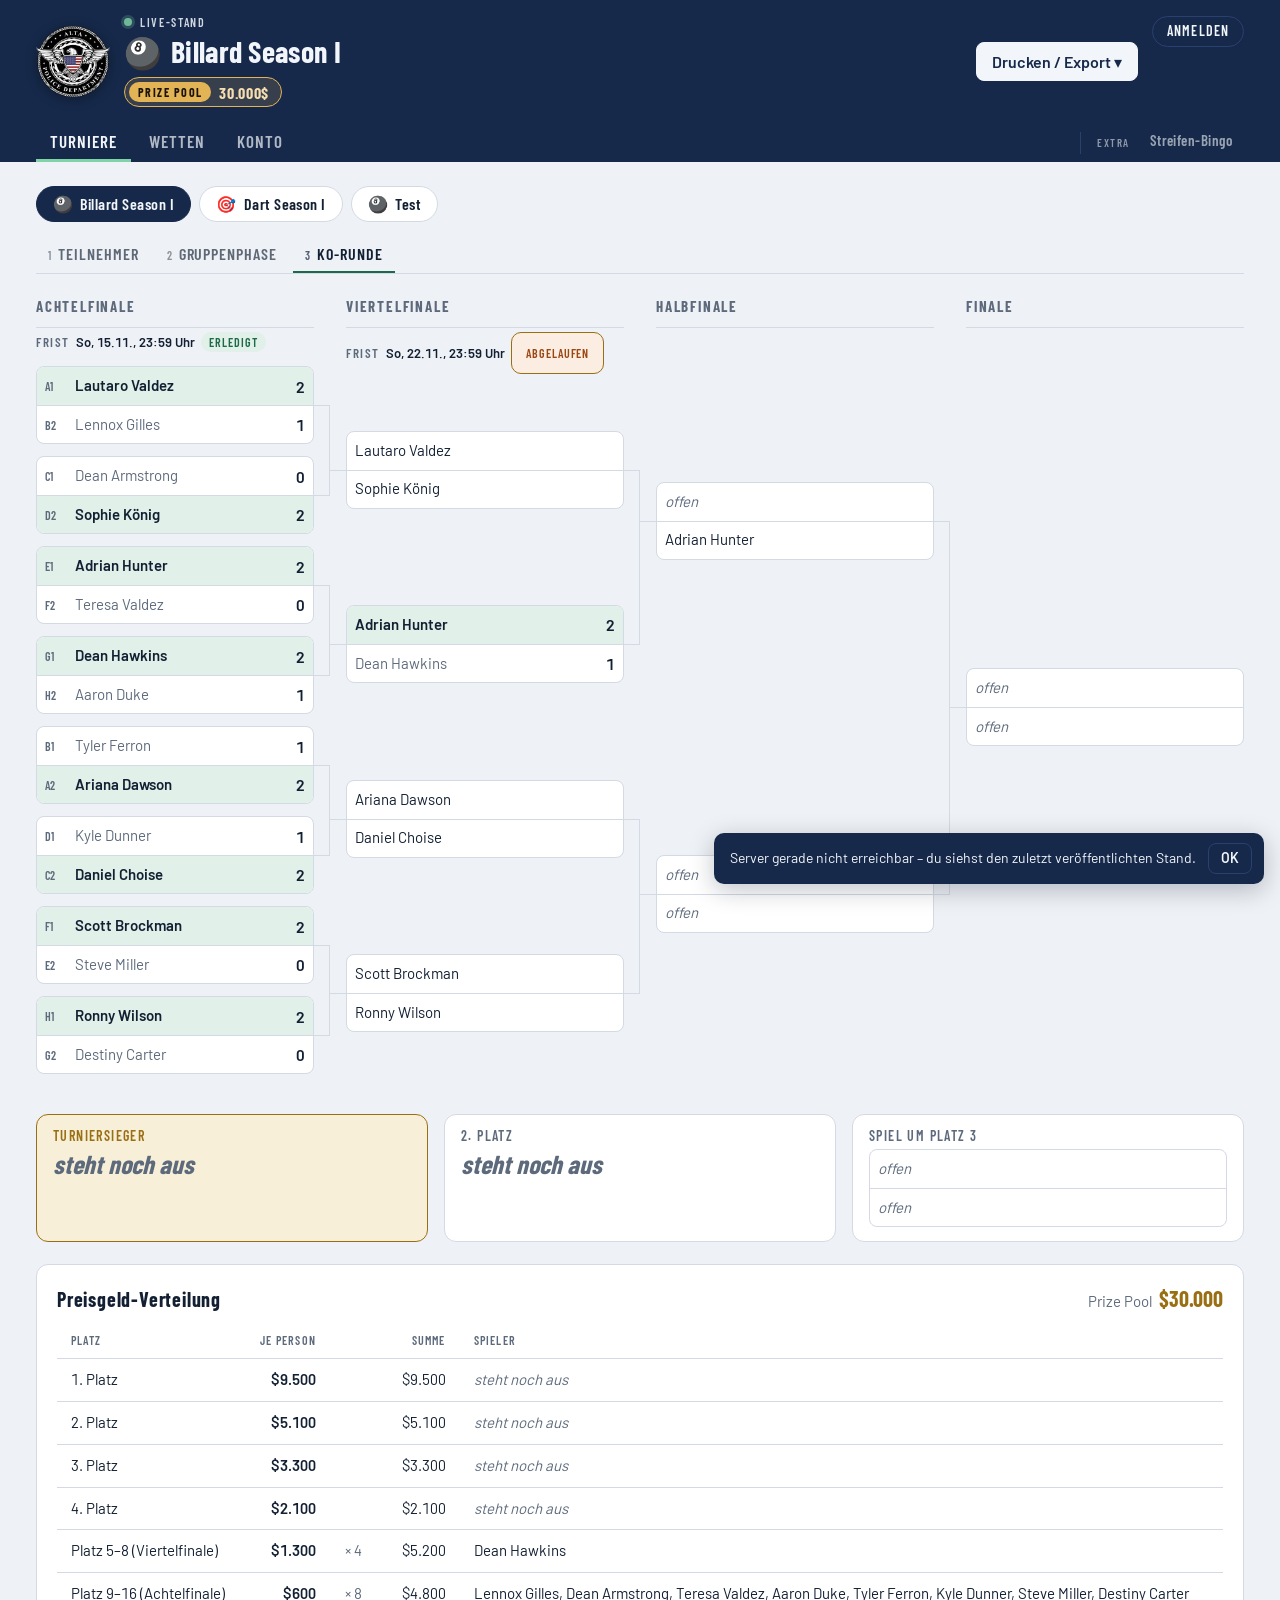
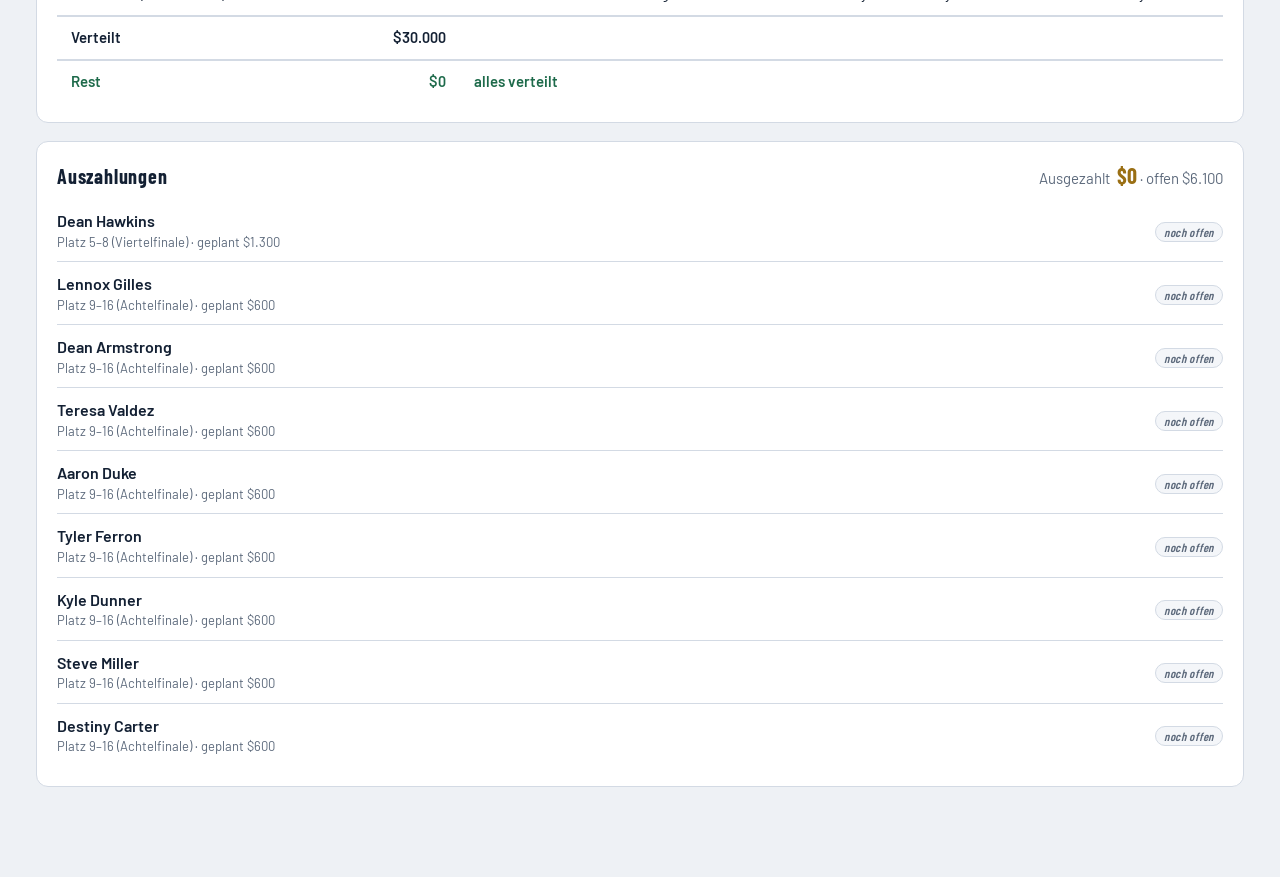
<file: docs/asl/index.html>
<!DOCTYPE html>
<html lang="de"><head>
<meta charset="utf-8">
<meta name="viewport" content="width=device-width,initial-scale=1,viewport-fit=cover">
<title>Alta Sports League [ASL]</title>
<meta name="description" content="Alta Sports League – Turniere des Alta Police Department.">
<meta name="asl-api" content="https://asl-api.willybelate.workers.dev">
<meta name="theme-color" content="#16294a">
<link rel="icon" type="image/png" href="apd-logo.png">
<style>:root{color-scheme:light;padding-top:env(safe-area-inset-top,0px);padding-bottom:env(safe-area-inset-bottom,0px)}body{margin:0;font:14px/1.4 system-ui,-apple-system,sans-serif}img{max-width:100%}[hidden]{display:none!important}
@font-face{font-family:'Barlow';font-style:normal;font-display:swap;font-weight:400;src:url(fonts/barlow-latin-ext-400-normal.woff2) format('woff2');unicode-range:U+0100-02BA,U+02BD-02C5,U+02C7-02CC,U+02CE-02D7,U+02DD-02FF,U+0304,U+0308,U+0329,U+1D00-1DBF,U+1E00-1E9F,U+1EF2-1EFF,U+2020,U+20A0-20AB,U+20AD-20C0,U+2113,U+2C60-2C7F,U+A720-A7FF;}
@font-face{font-family:'Barlow';font-style:normal;font-display:swap;font-weight:400;src:url(fonts/barlow-latin-400-normal.woff2) format('woff2');unicode-range:U+0000-00FF,U+0131,U+0152-0153,U+02BB-02BC,U+02C6,U+02DA,U+02DC,U+0304,U+0308,U+0329,U+2000-206F,U+20AC,U+2122,U+2191,U+2193,U+2212,U+2215,U+FEFF,U+FFFD;}
@font-face{font-family:'Barlow';font-style:normal;font-display:swap;font-weight:500;src:url(fonts/barlow-latin-ext-500-normal.woff2) format('woff2');unicode-range:U+0100-02BA,U+02BD-02C5,U+02C7-02CC,U+02CE-02D7,U+02DD-02FF,U+0304,U+0308,U+0329,U+1D00-1DBF,U+1E00-1E9F,U+1EF2-1EFF,U+2020,U+20A0-20AB,U+20AD-20C0,U+2113,U+2C60-2C7F,U+A720-A7FF;}
@font-face{font-family:'Barlow';font-style:normal;font-display:swap;font-weight:500;src:url(fonts/barlow-latin-500-normal.woff2) format('woff2');unicode-range:U+0000-00FF,U+0131,U+0152-0153,U+02BB-02BC,U+02C6,U+02DA,U+02DC,U+0304,U+0308,U+0329,U+2000-206F,U+20AC,U+2122,U+2191,U+2193,U+2212,U+2215,U+FEFF,U+FFFD;}
@font-face{font-family:'Barlow';font-style:normal;font-display:swap;font-weight:600;src:url(fonts/barlow-latin-ext-600-normal.woff2) format('woff2');unicode-range:U+0100-02BA,U+02BD-02C5,U+02C7-02CC,U+02CE-02D7,U+02DD-02FF,U+0304,U+0308,U+0329,U+1D00-1DBF,U+1E00-1E9F,U+1EF2-1EFF,U+2020,U+20A0-20AB,U+20AD-20C0,U+2113,U+2C60-2C7F,U+A720-A7FF;}
@font-face{font-family:'Barlow';font-style:normal;font-display:swap;font-weight:600;src:url(fonts/barlow-latin-600-normal.woff2) format('woff2');unicode-range:U+0000-00FF,U+0131,U+0152-0153,U+02BB-02BC,U+02C6,U+02DA,U+02DC,U+0304,U+0308,U+0329,U+2000-206F,U+20AC,U+2122,U+2191,U+2193,U+2212,U+2215,U+FEFF,U+FFFD;}
@font-face{font-family:'Barlow Condensed';font-style:normal;font-display:swap;font-weight:500;src:url(fonts/barlow-condensed-latin-ext-500-normal.woff2) format('woff2');unicode-range:U+0100-02BA,U+02BD-02C5,U+02C7-02CC,U+02CE-02D7,U+02DD-02FF,U+0304,U+0308,U+0329,U+1D00-1DBF,U+1E00-1E9F,U+1EF2-1EFF,U+2020,U+20A0-20AB,U+20AD-20C0,U+2113,U+2C60-2C7F,U+A720-A7FF;}
@font-face{font-family:'Barlow Condensed';font-style:normal;font-display:swap;font-weight:500;src:url(fonts/barlow-condensed-latin-500-normal.woff2) format('woff2');unicode-range:U+0000-00FF,U+0131,U+0152-0153,U+02BB-02BC,U+02C6,U+02DA,U+02DC,U+0304,U+0308,U+0329,U+2000-206F,U+20AC,U+2122,U+2191,U+2193,U+2212,U+2215,U+FEFF,U+FFFD;}
@font-face{font-family:'Barlow Condensed';font-style:normal;font-display:swap;font-weight:600;src:url(fonts/barlow-condensed-latin-ext-600-normal.woff2) format('woff2');unicode-range:U+0100-02BA,U+02BD-02C5,U+02C7-02CC,U+02CE-02D7,U+02DD-02FF,U+0304,U+0308,U+0329,U+1D00-1DBF,U+1E00-1E9F,U+1EF2-1EFF,U+2020,U+20A0-20AB,U+20AD-20C0,U+2113,U+2C60-2C7F,U+A720-A7FF;}
@font-face{font-family:'Barlow Condensed';font-style:normal;font-display:swap;font-weight:600;src:url(fonts/barlow-condensed-latin-600-normal.woff2) format('woff2');unicode-range:U+0000-00FF,U+0131,U+0152-0153,U+02BB-02BC,U+02C6,U+02DA,U+02DC,U+0304,U+0308,U+0329,U+2000-206F,U+20AC,U+2122,U+2191,U+2193,U+2212,U+2215,U+FEFF,U+FFFD;}
@font-face{font-family:'Barlow Condensed';font-style:normal;font-display:swap;font-weight:700;src:url(fonts/barlow-condensed-latin-ext-700-normal.woff2) format('woff2');unicode-range:U+0100-02BA,U+02BD-02C5,U+02C7-02CC,U+02CE-02D7,U+02DD-02FF,U+0304,U+0308,U+0329,U+1D00-1DBF,U+1E00-1E9F,U+1EF2-1EFF,U+2020,U+20A0-20AB,U+20AD-20C0,U+2113,U+2C60-2C7F,U+A720-A7FF;}
@font-face{font-family:'Barlow Condensed';font-style:normal;font-display:swap;font-weight:700;src:url(fonts/barlow-condensed-latin-700-normal.woff2) format('woff2');unicode-range:U+0000-00FF,U+0131,U+0152-0153,U+02BB-02BC,U+02C6,U+02DA,U+02DC,U+0304,U+0308,U+0329,U+2000-206F,U+20AC,U+2122,U+2191,U+2193,U+2212,U+2215,U+FEFF,U+FFFD;}
</style>
</head><body>
<style id="appStyle">
/* Layout: navy dienst-band oben, darunter arbeitsfläche mit tabs; KO-baum als spalten mit verbindungslinien */
:root{
  --bg:#eef1f5; --surface:#ffffff; --sunk:#f4f6f9; --ink:#132033; --muted:#5d6a7c; --line:#d3dae4;
  --navy:#16294a; --navy-ink:#f2f5fa; --navy-soft:#2a4170; --tab-on:#7fd3a6;
  --felt:#1d6a4a; --felt-ink:#ffffff; --felt-soft:#e1f0e8; --gold:#9a6f14; --gold-soft:#f8efd9; --warn:#9c4612; --warn-soft:#fbede2;
  --display:"Barlow Condensed","Arial Narrow",Arial,sans-serif;
  --body:"Barlow",system-ui,-apple-system,"Segoe UI",sans-serif;
  --cg:32px;
}
@media (prefers-color-scheme:dark){
  :root:not([data-theme="light"]){
    --bg:#0c131d; --surface:#141e2b; --sunk:#101824; --ink:#e5ebf3; --muted:#93a2b6; --line:#27364a;
    --navy:#0f1c33; --navy-ink:#e8eef7; --navy-soft:#22355a; --tab-on:#7fd3a6;
    --felt:#4cb784; --felt-ink:#07140e; --felt-soft:#163126; --gold:#e3b456; --gold-soft:#33280f; --warn:#f0a06b; --warn-soft:#3a2416;
    color-scheme:dark;
  }
}
:root[data-theme="dark"]{
  --bg:#0c131d; --surface:#141e2b; --sunk:#101824; --ink:#e5ebf3; --muted:#93a2b6; --line:#27364a;
  --navy:#0f1c33; --navy-ink:#e8eef7; --navy-soft:#22355a; --tab-on:#7fd3a6;
  --felt:#4cb784; --felt-ink:#07140e; --felt-soft:#163126; --gold:#e3b456; --gold-soft:#33280f; --warn:#f0a06b; --warn-soft:#3a2416;
  color-scheme:dark;
}
*{box-sizing:border-box}
body{background:var(--bg);color:var(--ink);font:16px/1.45 var(--body);-webkit-font-smoothing:antialiased;margin:0}
button,input,select,textarea{font:inherit;color:inherit}
.wrap{max-width:1240px;margin:0 auto;padding-left:max(16px,env(safe-area-inset-left,0px));padding-right:max(16px,env(safe-area-inset-right,0px))}

.top{background:var(--navy);color:var(--navy-ink)}
.top-in{display:flex;flex-wrap:wrap;align-items:center;gap:14px;padding-block:16px}
.logo{width:74px;height:auto;flex:none;filter:drop-shadow(0 2px 6px rgba(0,0,0,.35))}
@media (max-width:480px){.logo{width:56px}}
.title-box{flex:1;min-width:0}
.eyebrow{display:flex;align-items:center;gap:8px;font:600 12px/1 var(--display);letter-spacing:.14em;text-transform:uppercase;margin:0 0 4px;opacity:.85}
.live-dot{width:8px;height:8px;border-radius:50%;background:var(--tab-on);box-shadow:0 0 0 3px rgba(127,211,166,.25)}
.title-in,.title-h{width:100%;background:transparent;border:1px solid transparent;border-radius:6px;padding:2px 6px;margin:0 0 0 -7px;color:var(--navy-ink);font:700 30px/1.1 var(--display);letter-spacing:.01em}
.title-in:hover{border-color:var(--navy-soft)}
.title-in:focus{outline:none;border-color:#8fb0e8;background:rgba(255,255,255,.05)}
.top-actions{display:flex;gap:8px;flex-wrap:wrap}
.btn{border:1px solid var(--line);background:var(--surface);border-radius:8px;padding:9px 15px;font-weight:600;cursor:pointer;line-height:1.2}
.btn:hover:not(:disabled){border-color:var(--muted)}
.btn:disabled{opacity:.45;cursor:not-allowed}
.btn.primary{background:var(--felt);border-color:var(--felt);color:var(--felt-ink)}
.btn.primary:hover:not(:disabled){filter:brightness(1.08)}
.btn.onnavy{background:transparent;color:var(--navy-ink);border-color:var(--navy-soft)}
.btn.onnavy:hover:not(:disabled){border-color:#8fb0e8}
.btn.onnavy.solid{background:var(--navy-ink);color:var(--navy);border-color:var(--navy-ink)}
:focus-visible{outline:2px solid #4c86e0;outline-offset:2px}

.tabs{display:flex;gap:4px;overflow-x:auto}
.tab{background:none;border:0;border-bottom:3px solid transparent;color:var(--navy-ink);opacity:.7;padding:10px 14px 9px;font:600 17px/1 var(--display);letter-spacing:.06em;text-transform:uppercase;cursor:pointer;white-space:nowrap}
.tab[aria-selected="true"]{opacity:1;border-bottom-color:var(--tab-on)}
.tab:disabled{opacity:.3;cursor:not-allowed}
.tab .num{font-size:13px;opacity:.75;margin-right:6px}

main{padding-block:24px 90px}
h2,h3,h4{font-family:var(--display);margin:0;text-wrap:balance}
.lbl{display:block;font:600 14px/1 var(--display);letter-spacing:.1em;text-transform:uppercase;color:var(--muted);margin-bottom:8px}
.hint{color:var(--muted);font-size:14px;margin:6px 0 0}
.msg{margin:10px 0 0;font-size:14px;color:var(--warn)}
.msg:empty{display:none}

.setup{display:grid;grid-template-columns:minmax(0,1.3fr) minmax(0,1fr);gap:24px}
@media (max-width:760px){.setup{grid-template-columns:1fr}}
.card{background:var(--surface);border:1px solid var(--line);border-radius:12px;padding:20px;min-width:0}
textarea{width:100%;min-height:380px;resize:vertical;border:1px solid var(--line);border-radius:8px;background:var(--sunk);padding:12px 14px;line-height:1.6}
select{width:100%;border:1px solid var(--line);border-radius:8px;background:var(--sunk);padding:10px 12px}
.stack{display:flex;flex-direction:column;gap:18px}
.count{font:700 40px/1 var(--display);font-variant-numeric:tabular-nums}
.count small{font:500 15px var(--body);color:var(--muted);margin-left:6px}
.namelist{columns:3 170px;column-gap:24px;margin:16px 0 0;padding-left:28px;font-size:15px}
.namelist li{break-inside:avoid;padding:2px 0}
.namelist li::marker{color:var(--muted);font-variant-numeric:tabular-nums}
.state-box{background:var(--felt-soft);border-radius:8px;padding:12px 14px;font-size:14px}
.tools{display:flex;flex-wrap:wrap;gap:8px;border-top:1px solid var(--line);padding-top:16px}
.tools .btn{padding:7px 12px;font-size:14px}
.btn.danger{color:var(--warn)}
.confirm{display:flex;flex-wrap:wrap;align-items:center;gap:8px;background:var(--warn-soft);border-radius:8px;padding:10px 12px;font-size:14px;margin-top:12px}

.bar{display:flex;flex-wrap:wrap;align-items:center;justify-content:space-between;gap:12px 20px;margin-bottom:18px}
.prog{flex:1;min-width:240px;max-width:460px}
.prog-text{font-size:15px;margin-bottom:6px}
.prog-text strong{font-variant-numeric:tabular-nums}
.prog-track{height:6px;background:var(--line);border-radius:3px;overflow:hidden}
.prog-track span{display:block;height:100%;background:var(--felt)}
.groups{display:grid;grid-template-columns:repeat(auto-fill,minmax(min(100%,350px),1fr));gap:18px;align-items:start}
.group{background:var(--surface);border:1px solid var(--line);border-radius:12px;overflow:hidden;min-width:0}
.g-head{display:flex;align-items:baseline;justify-content:space-between;gap:8px;padding:12px 16px;border-bottom:1px solid var(--line)}
.g-head h3{font-size:22px;letter-spacing:.02em}
.g-sub{font-size:13px;color:var(--muted)}
.tbl{overflow-x:auto}
table{border-collapse:collapse;width:100%;font-variant-numeric:tabular-nums}
.stand th{font:600 12px/1 var(--display);letter-spacing:.1em;text-transform:uppercase;color:var(--muted);text-align:left;padding:9px 6px}
.stand td{padding:7px 6px;border-top:1px solid var(--line);font-size:15px}
.stand .c{text-align:center;width:28px;color:var(--muted)}
.stand .n{text-align:right;width:44px}
.stand .nm{font-weight:500;word-break:break-word}
.stand tr.q td{background:var(--felt-soft)}
.stand tr.q .c{color:var(--felt);font-weight:700}
.stand tr.cut td{border-bottom:2px solid var(--felt)}
.stand .mv{width:46px;text-align:right;white-space:nowrap;padding-right:10px}
.arrow{border:0;background:none;color:var(--muted);font-size:10px;padding:3px;cursor:pointer;border-radius:4px}
.arrow:hover:not(:disabled){color:var(--ink);background:var(--sunk)}
.arrow:disabled{opacity:.2;cursor:default}
.sr{position:absolute;width:1px;height:1px;overflow:hidden;clip:rect(0 0 0 0)}
.note{margin:0;padding:9px 16px;font-size:13px;color:var(--muted);border-top:1px solid var(--line)}
.note.warn{background:var(--warn-soft);color:var(--warn)}
.link{background:none;border:0;padding:0;color:var(--felt);text-decoration:underline;cursor:pointer;font-size:inherit}
.matches{list-style:none;margin:0;padding:8px 10px 12px;border-top:1px solid var(--line);background:var(--sunk)}
.m{display:grid;grid-template-columns:24px minmax(0,1fr) 46px 8px 46px minmax(0,1fr);align-items:center;gap:6px;padding:4px 2px;font-size:14px}
.g-head h3{white-space:nowrap}
.g-sub{text-align:right}
.g-badge{display:inline-block;margin-right:8px;font:600 11px/1 var(--display);letter-spacing:.08em;text-transform:uppercase;padding:3px 7px;border-radius:999px;vertical-align:1px}
.g-badge.ok{background:var(--felt-soft);color:var(--felt)}
.g-badge.tie{background:var(--warn-soft);color:var(--warn)}
.group.has-tie{border-color:var(--warn)}
.ph.tie{color:var(--warn);font-style:normal;font-weight:600}
.safe{display:inline-block;margin-left:6px;font:600 11px/1 var(--display);letter-spacing:.06em;text-transform:uppercase;color:var(--felt);background:var(--felt-soft);border:1px solid var(--felt);border-radius:999px;padding:2px 6px;white-space:nowrap;vertical-align:1px}
.m.has-more{grid-template-columns:24px minmax(0,1fr) 46px 8px 46px minmax(0,1fr) 22px}
.m-more{border:1px solid transparent;background:none;color:var(--muted);border-radius:6px;font-size:15px;line-height:1;padding:3px 4px;cursor:pointer;width:22px}
.m-more:hover,.m-more[aria-expanded="true"]{border-color:var(--line);background:var(--surface);color:var(--ink)}
.m-more.on{color:var(--gold)}
.m-more-sp{width:22px;flex:none}
.na-tag{display:inline-block;font:700 10px/1 var(--display);letter-spacing:.06em;text-transform:uppercase;color:var(--gold);border:1px solid var(--gold);border-radius:4px;padding:2px 4px;margin:0 5px;vertical-align:1px}
.m .na,.row.na .nm{color:var(--muted);text-decoration:line-through;text-decoration-color:rgba(127,127,127,.6)}
.m .na .na-tag,.row.na .na-tag{text-decoration:none}
.m.is-wo .ro{color:var(--gold)}
.wo-pop{display:flex;flex-wrap:wrap;align-items:center;gap:6px;padding:8px 10px;margin:2px 0 6px;background:var(--gold-soft);border:1px solid var(--gold);border-radius:8px;font-size:13px}
.wo-pop span{font:600 12px/1 var(--display);letter-spacing:.08em;text-transform:uppercase;color:var(--gold)}
.wo-pop .btn{padding:4px 10px;font-size:13px;max-width:100%;overflow:hidden;text-overflow:ellipsis;white-space:nowrap}
.wo-pop .btn[aria-pressed="true"]{border-color:var(--gold);color:var(--gold)}
.wo-pop small{flex-basis:100%;color:var(--muted)}
.wo-pop.k{margin:0;border-radius:0;border-width:1px 0 0}
.ph.hint{color:var(--felt);font-style:italic;font-weight:600}
.match.is-wo .sc{color:var(--gold)}
.m-sec{display:flex;align-items:center;gap:6px;font:600 12px/1 var(--display);letter-spacing:.12em;text-transform:uppercase;color:var(--muted);padding:8px 2px 4px}
.m-sec span{background:var(--surface);border:1px solid var(--line);border-radius:999px;padding:2px 7px;font-size:11px;letter-spacing:.04em}
.m-sec.done{color:var(--felt);border-top:1px solid var(--line);margin-top:6px;padding-top:10px}
.m-sec:first-child{padding-top:2px;border-top:0;margin-top:0}
.m .rd{font:600 11px/1 var(--display);color:var(--muted);letter-spacing:.06em}
.m .pa{text-align:right}
.m .pa,.m .pb{overflow:hidden;text-overflow:ellipsis;white-space:nowrap;color:var(--muted)}
.m .w{color:var(--ink);font-weight:600}
.m .colon{text-align:center;color:var(--muted)}
.m .ro{text-align:center;font-weight:600;font-variant-numeric:tabular-nums}
.m.bad input{border-color:var(--warn);background:var(--warn-soft)}
input[type=number]{width:100%;border:1px solid var(--line);border-radius:6px;background:var(--surface);padding:5px 4px;text-align:center;font-variant-numeric:tabular-nums;-moz-appearance:textfield;appearance:textfield}
input[type=number]::-webkit-inner-spin-button,input[type=number]::-webkit-outer-spin-button{-webkit-appearance:none;margin:0}
input[type=number]:disabled{opacity:.35}

.bracket-scroll{overflow-x:auto;padding-bottom:8px}
.bracket{display:grid;grid-template-columns:repeat(4,minmax(200px,1fr));column-gap:var(--cg);min-width:calc(4 * 200px + 3 * var(--cg))}
.col{display:flex;flex-direction:column}
.col h4{font-size:15px;letter-spacing:.12em;text-transform:uppercase;color:var(--muted);padding-bottom:10px;border-bottom:1px solid var(--line);margin-bottom:6px}
.col-body{flex:1;display:flex;flex-direction:column}
.pair{flex:1;display:flex;flex-direction:column;position:relative}
.slot{flex:1;display:flex;align-items:center;position:relative;padding-block:6px}
.has-next .slot::after{content:"";position:absolute;right:calc(var(--cg) / -2);top:50%;width:calc(var(--cg) / 2);border-top:1.5px solid var(--line)}
.has-next .pair::after{content:"";position:absolute;right:calc(var(--cg) / -2);top:25%;bottom:25%;border-right:1.5px solid var(--line)}
.has-prev .slot::before{content:"";position:absolute;left:calc(var(--cg) / -2);top:50%;width:calc(var(--cg) / 2);border-top:1.5px solid var(--line)}
.match{width:100%;background:var(--surface);border:1px solid var(--line);border-radius:8px;overflow:hidden}
.row{display:flex;align-items:center;gap:8px;padding:6px 8px;min-height:38px}
.row + .row{border-top:1px solid var(--line)}
.row .seed{font:600 12px/1 var(--display);letter-spacing:.04em;color:var(--muted);width:22px;flex:none}
.row .nm{flex:1;min-width:0;overflow:hidden;text-overflow:ellipsis;white-space:nowrap;font-size:15px}
.row input{width:44px;flex:none}
.row .sc{width:28px;text-align:right;font-variant-numeric:tabular-nums;font-weight:600}
.row.w{background:var(--felt-soft)}
.row.w .nm{font-weight:600}
.row.l .nm{color:var(--muted)}
.ph{color:var(--muted);font-style:italic}
.podium{display:grid;grid-template-columns:repeat(auto-fit,minmax(min(100%,240px),1fr));gap:16px;margin-top:26px}
.pod{background:var(--surface);border:1px solid var(--line);border-radius:12px;padding:14px 16px;min-width:0}
.pod .lbl{margin-bottom:6px}
.pod .who{font:700 26px/1.15 var(--display);overflow-wrap:anywhere}
.pod.champ{border-color:var(--gold);background:var(--gold-soft)}
.pod.champ .lbl{color:var(--gold)}
.pod .match{margin-top:4px}
.check{display:flex;align-items:center;gap:8px;font-size:15px;cursor:pointer}
.check input{width:18px;height:18px;accent-color:var(--felt)}
.banner{background:var(--surface);border:1px solid var(--line);border-left:4px solid var(--felt);border-radius:8px;padding:12px 16px;margin-bottom:18px;font-size:15px}
.banner.warn{border-left-color:var(--warn);background:var(--warn-soft)}

.savebar{position:fixed;right:max(16px,env(safe-area-inset-right,0px));bottom:calc(16px + env(safe-area-inset-bottom,0px));left:auto;max-width:calc(100% - 32px);display:flex;align-items:center;gap:12px;background:var(--navy);color:var(--navy-ink);border-radius:10px;padding:10px 12px 10px 16px;font-size:14px;box-shadow:0 6px 24px rgba(10,20,40,.25);z-index:5}
.savebar .btn{padding:6px 12px;font-size:14px}

.bar-act{display:flex;flex-wrap:wrap;gap:8px}
.edit-list{list-style:none;margin:0;padding:10px 12px 12px;display:flex;flex-direction:column;gap:8px}
.edit-list li{display:grid;grid-template-columns:minmax(0,1fr) minmax(0,1fr);gap:8px}
.pname{width:100%;border:1px solid var(--line);border-radius:6px;background:var(--surface);padding:7px 9px;font-weight:500}
.edit-list select{padding:7px 8px;font-size:14px;background:var(--sunk)}
.export{position:relative}
.menu{position:absolute;right:0;top:calc(100% + 8px);width:min(340px,calc(100vw - 32px));background:var(--surface);color:var(--ink);border:1px solid var(--line);border-radius:12px;padding:16px;box-shadow:0 12px 32px rgba(10,20,40,.28);z-index:10;display:flex;flex-direction:column;gap:14px}
@media (max-width:640px){.menu{right:auto;left:0}}
.menu fieldset{border:0;margin:0;padding:0;display:flex;flex-direction:column;gap:6px;min-width:0}
.menu legend{padding:0}
.opt{display:flex;gap:10px;align-items:flex-start;padding:8px 10px;border:1px solid var(--line);border-radius:8px;cursor:pointer}
.opt:has(input:checked){border-color:var(--felt);background:var(--felt-soft)}
.opt input,.seg-i input{accent-color:var(--felt);margin-top:3px}
.opt span{display:flex;flex-direction:column;line-height:1.3}
.opt small{color:var(--muted);font-size:13px}
.seg{display:grid;grid-template-columns:1fr 1fr;gap:6px}
.seg-i{display:flex;gap:8px;align-items:center;padding:8px 10px;border:1px solid var(--line);border-radius:8px;cursor:pointer;font-size:14px}
.seg-i:has(input:checked){border-color:var(--felt);background:var(--felt-soft)}
.seg-i input{margin-top:0}
.tourbar{display:flex;flex-direction:column;gap:10px;margin-bottom:14px}
.chips{display:flex;flex-wrap:wrap;gap:8px}
.chip{border:1px solid var(--line);background:var(--surface);border-radius:999px;padding:7px 16px;font:600 16px/1.2 var(--display);letter-spacing:.03em;cursor:pointer;max-width:100%;overflow:hidden;text-overflow:ellipsis;white-space:nowrap}
.chip[aria-pressed="true"]{background:var(--navy);color:var(--navy-ink);border-color:var(--navy)}
.chip.add{border-style:dashed;color:var(--muted)}
.chip .em{margin-right:7px}
.chip.ghost{background:transparent;color:var(--muted)}
.tform{display:flex;flex-direction:column;gap:12px;background:var(--surface);border:1px solid var(--line);border-radius:12px;padding:14px}
.tform-row{display:flex;flex-wrap:wrap;gap:8px}
.tform-row input{flex:1;min-width:200px;border:1px solid var(--line);border-radius:8px;background:var(--sunk);padding:8px 12px}
.emojis{display:flex;flex-wrap:wrap;align-items:center;gap:6px}
.em-btn{width:40px;height:40px;border:1px solid var(--line);border-radius:8px;background:var(--sunk);font-size:20px;line-height:1;cursor:pointer;display:grid;place-items:center}
.em-btn.none{width:auto;padding:0 10px;font-size:13px;font-weight:600;color:var(--muted)}
.em-btn[aria-pressed="true"]{border-color:var(--felt);background:var(--felt-soft);box-shadow:0 0 0 2px var(--felt) inset}
.em-in{width:64px;height:40px;border:1px solid var(--line);border-radius:8px;background:var(--surface);text-align:center;font-size:20px}
.title-row{display:flex;align-items:center;gap:10px;min-width:0}
.title-em{font-size:30px;line-height:1;flex:none}
.prize-pill{display:inline-flex;align-items:center;gap:8px;margin-top:6px;padding:4px 12px 4px 4px;border:1px solid #e3b456;border-radius:999px;background:rgba(227,180,86,.16);color:#f6deb0;font:700 16px/1.2 var(--display);letter-spacing:.04em;max-width:100%;overflow:hidden;text-overflow:ellipsis;white-space:nowrap}
.prize-pill span{background:#e3b456;color:#1a1408;border-radius:999px;padding:3px 9px;font-size:12px;letter-spacing:.12em;text-transform:uppercase}
.prize-row .lbl{white-space:nowrap}
.subtabs{display:flex;gap:4px;overflow-x:auto;border-bottom:1px solid var(--line);margin-bottom:22px}
.stab{background:none;border:0;border-bottom:3px solid transparent;color:var(--ink);opacity:.65;padding:10px 12px 9px;font:600 16px/1 var(--display);letter-spacing:.06em;text-transform:uppercase;cursor:pointer;white-space:nowrap;margin-bottom:-1px}
.stab[aria-selected="true"]{opacity:1;border-bottom-color:var(--felt)}
.stab:disabled{opacity:.3;cursor:not-allowed}
.stab .num{font-size:12px;opacity:.7;margin-right:6px}
.bingo{display:grid;grid-template-columns:minmax(0,1fr) minmax(0,1.15fr);gap:24px;align-items:start}
@media (max-width:900px){.bingo{grid-template-columns:1fr}}
.lvl{display:flex;flex-direction:column;gap:6px}
.lvl-head{display:flex;align-items:center;gap:8px;font-size:15px}
.lvl-head b{font:700 18px/1 var(--display);letter-spacing:.06em;text-transform:uppercase}
.lvl-head .cnt{margin-left:auto;color:var(--muted);font-size:13px;font-variant-numeric:tabular-nums}
.dot{width:12px;height:12px;border-radius:3px;flex:none}
.lv-easy .dot{background:#2f7d50}.lv-medium .dot{background:#b7790f}.lv-hard .dot{background:#a3302a}
.btext{min-height:150px;font-size:15px}
.blist{margin:0;padding-left:20px;font-size:15px}
details summary{cursor:pointer;font-weight:600;margin-bottom:10px}
.bingo-side{display:flex;flex-direction:column;gap:14px;min-width:0}
.bc{background:#fff;color:#111;border-radius:14px;overflow:hidden;border:1px solid var(--line);box-shadow:0 8px 28px rgba(10,20,40,.14)}
.bc-head{display:flex;align-items:center;gap:14px;background:#0f1a2e;color:#fff;padding:14px 18px;border-bottom:4px solid #c9a227}
.bc-logo{width:64px;height:auto;flex:none}
.bc-title{font:700 30px/1.05 var(--display);letter-spacing:.04em;text-transform:uppercase}
.bc-sub{font:500 13px/1.3 var(--body);color:#c9cfdb;margin-top:2px}
.bgrid{display:grid;grid-template-columns:repeat(3,minmax(0,1fr));gap:10px;padding:16px}
.cell{aspect-ratio:1;max-width:100%;border:3px solid #0f1a2e;border-radius:10px;display:flex;flex-direction:column;overflow:hidden;background:#fff;min-width:0}
.cell .tag{color:#fff;font:700 12px/1 var(--display);letter-spacing:.14em;text-transform:uppercase;padding:6px 8px}
.cell.lv-easy .tag{background:#2f7d50}.cell.lv-medium .tag{background:#b7790f}.cell.lv-hard .tag{background:#a3302a}
.cell .tx{flex:1;display:flex;align-items:center;justify-content:center;text-align:center;padding:6px 8px;font:600 clamp(12px,1.5vw,16px)/1.2 var(--body);overflow-wrap:anywhere}
.cell.free{background:#0f1a2e;align-items:center;justify-content:center;gap:4px}
.cell.free img{width:62%;height:auto}
.cell.free span{color:#fff;font:700 15px/1 var(--display);letter-spacing:.3em;text-transform:uppercase}
.cell.empty{border-style:dashed;border-color:#c5ccd6}
.bc-foot{font:600 12px/1.3 var(--display);letter-spacing:.1em;text-transform:uppercase;color:#555;text-align:center;padding:0 16px 14px}
.bingo-actions{display:flex;flex-wrap:wrap;gap:8px}
.dl{display:flex;flex-wrap:wrap;align-items:center;gap:8px;font-size:14px}
.dl label,.dl .dl-l{font:600 13px/1 var(--display);letter-spacing:.12em;text-transform:uppercase;color:var(--muted)}
.dl input{border:1px solid var(--line);border-radius:8px;background:var(--surface);padding:6px 8px;font-size:14px;font-variant-numeric:tabular-nums}
.dl .dl-v{font-weight:600;font-variant-numeric:tabular-nums}
.dl-st{font:600 12px/1 var(--display);letter-spacing:.08em;text-transform:uppercase;padding:4px 8px;border-radius:999px;background:var(--sunk);color:var(--muted);white-space:nowrap}
.dl-st.soon{background:var(--gold-soft);color:var(--gold)}
.dl-st.late{background:var(--warn-soft);color:var(--warn)}
.dl-st.ok{background:var(--felt-soft);color:var(--felt)}
.dl.compact{margin:-2px 0 8px;gap:6px}
.dl.compact input{padding:4px 6px;font-size:13px;width:100%;max-width:200px}
.dl.compact .dl-v{font-size:13px}
.late{display:flex;flex-direction:column;gap:10px;border:1px solid var(--gold);background:var(--gold-soft);border-radius:10px;padding:14px}
.late-head{display:flex;align-items:center;gap:8px}
.late-n{background:var(--gold);color:var(--surface);border-radius:999px;font:700 13px/1 var(--display);padding:4px 8px}
.late-list{list-style:none;margin:0;padding:0;display:flex;flex-direction:column;gap:8px}
.late-list li{display:grid;grid-template-columns:minmax(0,1fr) minmax(0,1.1fr);gap:8px;align-items:center}
.late-list .check span{overflow-wrap:anywhere;font-weight:600}
.late-list select{padding:7px 8px;font-size:14px;background:var(--surface)}
@media (max-width:480px){.late-list li{grid-template-columns:1fr}}
.po-head{display:flex;flex-wrap:wrap;align-items:baseline;justify-content:space-between;gap:6px 16px}
.po-head .k-h{margin-bottom:8px}
.po-tot{font-size:15px;color:var(--muted)}.po-tot b{color:var(--gold);font:700 22px/1 var(--display);margin-left:4px}
.po-auto{display:flex;flex-wrap:wrap;align-items:center;gap:8px 10px;margin:4px 0 14px}
.po-auto select{width:auto;padding:7px 10px}
.po-print{margin-left:auto;font-size:14px}
.po{margin-top:22px}
.po-table td{vertical-align:middle}
.po-in{width:130px;border:1px solid var(--line);border-radius:6px;background:var(--sunk);padding:6px 8px;text-align:right;font-variant-numeric:tabular-nums;font-weight:600}
.po-n{color:var(--muted);white-space:nowrap}
.po-s{font-variant-numeric:tabular-nums;white-space:nowrap}
.po-w{font-size:14px}
.po-table tfoot td{border-top:2px solid var(--line);font-weight:600}
.po-rest td{color:var(--muted)}
.po-rest.neg td{color:var(--warn)}.po-rest.ok td{color:var(--felt)}.po-rest.left td b{color:var(--gold)}
.po-nm{display:none;color:var(--muted);font-size:13px}
.po.card{min-width:0}
@media (max-width:640px){.po-w,.po-table th:last-child,.po-table td:last-child,.po-n,.po-table th:nth-child(3),.po-table td:nth-child(3){display:none}.po-nm{display:inline}.po-hd{display:none}.po.card{padding:16px 12px}.po-in{width:84px}.po-print{margin-left:0}.po-table th,.po-table td{padding:8px 6px}}
.konto{display:flex;flex-direction:column;gap:18px}
.konto .pos{color:var(--felt)}.konto .neg{color:var(--warn)}
.k-stats{display:grid;grid-template-columns:minmax(0,1.4fr) repeat(2,minmax(0,1fr));gap:14px}
@media (max-width:640px){.k-stats{grid-template-columns:1fr 1fr}.k-stat.main{grid-column:1/-1}}
.k-stat{background:var(--surface);border:1px solid var(--line);border-radius:12px;padding:14px 18px;min-width:0;display:flex;flex-direction:column;gap:2px}
.k-stat .lbl{margin:0 0 4px}
.k-stat b{font:700 28px/1.1 var(--display);font-variant-numeric:tabular-nums;overflow-wrap:anywhere}
.k-stat.main{border-color:var(--felt);border-left:5px solid var(--felt)}
.k-stat.main b{font-size:40px}
.k-stat small{color:var(--muted);font-size:13px}
.k-h{font-size:20px;letter-spacing:.04em;margin-bottom:12px}
.k-type{display:inline-grid;grid-template-columns:1fr 1fr;gap:6px;margin-bottom:14px;max-width:100%}
.k-tbtn{border:1px solid var(--line);background:var(--sunk);border-radius:8px;padding:8px 16px;font:600 16px/1.2 var(--display);letter-spacing:.04em;cursor:pointer;white-space:nowrap}
.k-tbtn.in[aria-checked="true"]{background:var(--felt-soft);border-color:var(--felt);color:var(--felt);box-shadow:0 0 0 1px var(--felt) inset}
.k-tbtn.out[aria-checked="true"]{background:var(--warn-soft);border-color:var(--warn);color:var(--warn);box-shadow:0 0 0 1px var(--warn) inset}
.k-grid{display:grid;grid-template-columns:minmax(0,.8fr) minmax(0,1.6fr) minmax(0,1fr) minmax(0,.8fr);gap:12px}
@media (max-width:860px){.k-grid{grid-template-columns:1fr 1fr}.k-f.wide{grid-column:1/-1;order:-1}}
@media (max-width:480px){.k-grid{grid-template-columns:1fr}}
.k-f{display:flex;flex-direction:column;min-width:0}
.k-f input,.k-f select{width:100%;border:1px solid var(--line);border-radius:8px;background:var(--sunk);padding:9px 11px;min-width:0}
#k-amt{font-variant-numeric:tabular-nums;font-weight:600}
.k-actions{display:flex;flex-wrap:wrap;align-items:center;gap:8px;margin-top:14px}
.k-actions .msg{margin:0}
.k-bar{display:flex;flex-direction:column;gap:8px}
.k-fsum{margin:0;font-size:14px;color:var(--muted)}
.k-fsum b{color:var(--ink)}
.k-list,.k-sum{padding:0;overflow:hidden}
.k-sum{padding-top:16px}.k-sum .k-h{padding:0 16px}
.k-table th{font:600 12px/1 var(--display);letter-spacing:.1em;text-transform:uppercase;color:var(--muted);text-align:left;padding:12px 14px;border-bottom:1px solid var(--line);white-space:nowrap}
.k-table td{padding:10px 14px;border-top:1px solid var(--line);font-size:15px;vertical-align:middle}
.k-table tbody tr:first-child td{border-top:0}
.k-table .r,.k-a,.k-b{text-align:right;white-space:nowrap;font-variant-numeric:tabular-nums}
.k-a{font-weight:700}
.k-b{color:var(--muted)}
.k-d{white-space:nowrap;color:var(--muted);font-variant-numeric:tabular-nums;width:1%}
.k-p{min-width:180px}
.k-pt{display:block;overflow-wrap:anywhere}
.k-tag{display:inline-block;margin-top:3px;font:600 12px/1.2 var(--display);letter-spacing:.06em;color:var(--muted);background:var(--sunk);border:1px solid var(--line);border-radius:999px;padding:2px 8px}
.k-tag.ghost{font-style:italic}
.k-tag.gold{color:var(--gold);border-color:var(--gold);background:var(--gold-soft);margin-left:4px}
.k-prize{margin-top:12px;flex-wrap:wrap;font-size:14px}.k-prize small{color:var(--muted);font-size:13px}
.k-pp small{display:block;color:var(--muted);font-size:12px}
.k-short{display:none}
.po-list{list-style:none;margin:0;padding:0;display:flex;flex-direction:column}
.po-row{display:flex;flex-wrap:wrap;align-items:center;justify-content:space-between;gap:8px 14px;padding:10px 0;border-top:1px solid var(--line)}
.po-row:first-child{border-top:0}
.po-who{display:flex;flex-direction:column;min-width:0;flex:1 1 220px}
.po-who b{font-weight:600;overflow-wrap:anywhere}
.po-who small{color:var(--muted);font-size:13px}
.po-act{display:flex;align-items:center;gap:8px;flex-wrap:wrap}
.po-pay,.po-undo{padding:6px 12px;font-size:14px}
.po-done{display:flex;flex-direction:column;align-items:flex-end;color:var(--felt);font-weight:700;font-variant-numeric:tabular-nums}
.po-done small{color:var(--muted);font-weight:400;font-size:12px}
.po-row.done .po-who b{color:var(--felt)}
.po-paid .gold-t{color:var(--gold)}
.po-paid{margin-top:18px}
.konto .gold-t{color:var(--gold)}
.k-stats{grid-template-columns:minmax(0,1.3fr) repeat(3,minmax(0,1fr))}
@media (max-width:860px){.k-stats{grid-template-columns:1fr 1fr 1fr}.k-stat.main{grid-column:1/-1}}
.k-stat.free{border-color:var(--gold)}
.k-sum tfoot td{border-top:2px solid var(--line);font-weight:600;padding:10px 14px;font-size:15px}
.k-free{display:flex;justify-content:space-between;align-items:baseline;gap:12px;padding:12px 14px;border-top:1px solid var(--line);background:var(--sunk);font-weight:600}
.k-free b{font:700 20px/1 var(--display);font-variant-numeric:tabular-nums}
.k-free small{font-weight:400;color:var(--muted);font-size:13px}
.k-sum .note{padding:10px 16px}
.k-md{display:none}
.k-x{white-space:nowrap;text-align:right;width:1%}
.k-ib{font-size:15px;padding:4px 7px}
.k-ask{font-size:13px;color:var(--warn);margin-right:6px}
.k-x .btn{padding:4px 10px;font-size:13px;margin-left:4px}
.k-yes{color:var(--warn);border-color:var(--warn)}
.k-table tr.editing td{background:var(--gold-soft)}
.k-empty{color:var(--muted);text-align:center;padding:28px 20px}
.k-stat b{white-space:nowrap}
@media (max-width:640px){
  .k-stat{padding:12px 14px}.k-stat b{font-size:22px}.k-stat.main b{font-size:34px}
  .k-table th,.k-table td{padding:9px 8px}
  .k-table td{font-size:14px}
  .k-list .k-b,.k-list th:nth-child(4){display:none}
  .k-list .k-d,.k-list th:nth-child(1){display:none}
  .k-md{display:inline-block!important;margin:3px 6px 0 0;font-size:12px;color:var(--muted);font-variant-numeric:tabular-nums}
  .k-p{min-width:0}
  .k-ib{padding:4px 5px}
  .k-sum th:nth-child(2),.k-sum td:nth-child(2),.k-sum th:nth-child(3),.k-sum td:nth-child(3){display:none}
  .k-stats{grid-template-columns:1fr 1fr}.k-stat.free{grid-column:1/-1}
  .k-sum tfoot tr:first-child td:nth-child(2),.k-sum tfoot tr:first-child td:nth-child(3){display:none}.k-sum tfoot td{padding:9px 6px;font-size:13px}.k-free{padding:10px 8px}
  .k-sum th{white-space:normal}.k-long{display:none}.k-short{display:inline!important}.k-sum th,.k-sum td{padding:9px 6px}.k-sum td{font-size:13px}
}
.wetten .w-off ul,.w-rules{margin:10px 0 4px;padding-left:20px;font-size:15px;color:var(--ink)}
.w-rules li{margin:4px 0}
.w-grid{display:grid;grid-template-columns:minmax(0,1fr) minmax(0,1.6fr) minmax(0,1.2fr) minmax(0,.8fr);gap:12px}
@media (max-width:860px){.w-grid{grid-template-columns:1fr 1fr}.w-grid .k-f.wide{grid-column:1/-1;order:-1}}
@media (max-width:480px){.w-grid{grid-template-columns:1fr}}
.w-cut{display:inline-flex;align-items:center;gap:8px;font:600 13px/1 var(--display);letter-spacing:.1em;text-transform:uppercase;color:var(--muted)}
.w-cut select{width:auto;padding:7px 10px;font:500 15px var(--body);letter-spacing:0;text-transform:none;color:var(--ink)}
.w-tools{align-items:center}
.w-book{margin-left:10px;padding:6px 12px;font-size:14px}
.w-list{display:grid;grid-template-columns:repeat(auto-fill,minmax(min(100%,420px),1fr));gap:18px;align-items:start}
.w-m{padding:0;overflow:hidden}
.dl-st.void{background:var(--warn-soft);color:var(--warn)}
.w-m.won{border-color:var(--felt)}
.w-m.void{opacity:.85}
.w-head{display:flex;align-items:flex-start;justify-content:space-between;gap:10px;padding:12px 16px;border-bottom:1px solid var(--line)}
.w-head h3{font-size:21px;letter-spacing:.02em;overflow-wrap:anywhere}
.w-head .g-sub{text-align:left}
.w-sides{display:flex;flex-direction:column;gap:6px;padding:12px 16px;background:var(--sunk);border-bottom:1px solid var(--line)}
.w-side{display:grid;grid-template-columns:minmax(0,1.3fr) minmax(40px,1fr) auto 64px;align-items:center;gap:10px;font-size:14px}
.w-sn{overflow:hidden;text-overflow:ellipsis;white-space:nowrap;font-weight:500}
.w-bar{height:6px;background:var(--line);border-radius:3px;overflow:hidden}
.w-bar i{display:block;height:100%;background:var(--muted)}
.w-side.win .w-bar i{background:var(--felt)}
.w-side.win .w-sn{color:var(--felt);font-weight:700}
.w-ss{font-variant-numeric:tabular-nums;white-space:nowrap;color:var(--muted)}
.w-q{text-align:right;font:700 17px/1 var(--display);font-variant-numeric:tabular-nums;color:var(--gold);white-space:nowrap}
.w-table td{font-size:14px}
.w-table tr.w-lost td{color:var(--muted)}
.w-who{overflow-wrap:anywhere}
.w-paid{font-size:13px;white-space:nowrap;justify-content:flex-end}
.w-paid input{width:16px;height:16px}
.w-help summary{margin:0}
.w-help[open] summary{margin-bottom:6px}
@media (max-width:640px){.w-table .w-tip,.w-table th.w-tip{display:none}.w-table .k-md{display:block!important;margin:2px 0 0}.w-side{grid-template-columns:minmax(0,1fr) auto 56px}.w-bar{display:none}.w-pt{display:none}.w-head{flex-direction:column;gap:6px}.w-table th,.w-table td{padding:9px 6px}.w-table td{font-size:13px}}
.tabs{align-items:stretch;gap:0}
@media (max-width:520px){.title-box{flex-basis:calc(100% - 70px)}.top-actions:empty{display:none}}
.nav-league{display:flex;align-items:stretch;gap:4px;flex:none}
.nav-extra{display:flex;align-items:center;gap:8px;margin-left:auto;padding-left:16px;flex:none}
.nav-extra::before{content:"";align-self:center;width:1px;height:22px;background:var(--navy-soft);margin-right:8px}
.nav-lbl{font:600 11px/1 var(--display);letter-spacing:.14em;text-transform:uppercase;opacity:.55}
.tab.extra{font-size:15px;opacity:.6;padding:8px 12px 9px;text-transform:none;letter-spacing:.03em}
.tab.extra[aria-selected="true"]{opacity:1;border-bottom-color:#e3b456}
.tab-edit{align-self:center;margin-left:6px;border:1px dashed var(--navy-soft);background:none;color:var(--navy-ink);opacity:.6;border-radius:6px;padding:4px 9px;font:600 14px/1 var(--display);letter-spacing:.06em;cursor:pointer;white-space:nowrap}
.tab-edit:hover{opacity:1}
.tab-edit.on{opacity:1;border-style:solid;border-color:var(--tab-on);color:var(--tab-on)}
.tab-ed{display:inline-flex;align-items:center;gap:2px;margin:6px 2px;padding:2px;border:1px dashed var(--navy-soft);border-radius:8px}
.tab-nm{padding:6px 8px;font:600 17px/1 var(--display);letter-spacing:.06em;text-transform:uppercase;white-space:nowrap}
.tab-mv{border:0;background:none;color:inherit;font-size:11px;line-height:1;padding:6px 6px;border-radius:5px;cursor:pointer;opacity:.75}
.tab-mv:hover:not(:disabled){opacity:1;background:rgba(127,127,127,.18)}
.tab-mv:disabled{opacity:.2;cursor:default}
.chip.ord{display:inline-flex;align-items:center;gap:4px;padding:3px 4px;border-style:dashed;cursor:default}
.chip.ord .tab-mv{color:var(--muted)}
.chip.ghost.on{color:var(--felt);border-color:var(--felt)}
@media (max-width:640px){.nav-extra{padding-left:6px}.nav-extra::before{margin-right:2px}.nav-lbl,.x-long{display:none}.tab-nm{font-size:15px;padding:6px 4px}.tabs .tab{font-size:15px;padding:10px 8px 9px}.tab.extra{padding:8px 6px 9px}.tab-edit{margin-left:2px;padding:4px 6px}}
@media (prefers-reduced-motion:reduce){*{transition:none!important}}
.bo{display:inline-block;margin-left:8px;padding:2px 8px;border-radius:999px;background:var(--felt-soft);color:var(--felt);font:600 11px/1.3 var(--display);letter-spacing:.08em;text-transform:uppercase;vertical-align:2px}
.match.bad input{border-color:var(--warn);background:var(--warn-soft)}
.sport-row select,.bo-grid select{border:1px solid var(--line);border-radius:8px;background:var(--surface);color:var(--ink);padding:8px 10px;font:500 15px/1.2 var(--body)}
.bo-row{display:flex;flex-direction:column;gap:8px;padding:12px;border:1px solid var(--line);border-radius:10px;background:var(--sunk)}
.bo-row[hidden]{display:none}
.bo-grid{display:grid;grid-template-columns:repeat(auto-fill,minmax(140px,1fr));gap:8px}
.bo-grid label{display:flex;flex-direction:column;gap:4px;font:600 12px/1 var(--display);letter-spacing:.08em;text-transform:uppercase;color:var(--muted)}
.savebar.mini{padding:6px 12px;font-size:13px;gap:8px;opacity:.92;box-shadow:0 2px 10px rgba(10,20,40,.18);pointer-events:none}
.sv-dot{width:8px;height:8px;border-radius:50%;background:var(--tab-on,#4cb784);display:inline-block}
@media (prefers-reduced-motion:no-preference){.sv-dot{animation:svp 1s ease-in-out infinite}@keyframes svp{50%{opacity:.3}}}
/* Website-Modus: Anmeldung, Konten */
.acct{margin-left:auto;position:relative;align-self:flex-start}
.acct-btn{background:transparent;border:1px solid var(--navy-soft);color:var(--navy-ink);border-radius:999px;padding:6px 14px;font:600 14px/1.2 var(--display);letter-spacing:.08em;text-transform:uppercase;cursor:pointer;white-space:nowrap;max-width:220px;overflow:hidden;text-overflow:ellipsis}
.acct-btn:hover{border-color:#8fb0e8}
.acct-btn.on{text-transform:none;letter-spacing:.03em;font-size:15px}
.acct-i{color:var(--tab-on);font-size:9px;vertical-align:2px;margin-right:6px}
.acct-menu{position:absolute;right:0;top:calc(100% + 6px);background:var(--surface);color:var(--ink);border:1px solid var(--line);border-radius:10px;box-shadow:0 12px 32px rgba(0,0,0,.28);padding:6px;min-width:210px;z-index:60;display:flex;flex-direction:column}
.acct-menu button{background:none;border:0;text-align:left;padding:10px 12px;border-radius:6px;cursor:pointer;font-weight:500}
.acct-menu button:hover,.acct-menu button:focus-visible{background:var(--sunk)}
.acct-who{padding:8px 12px 6px;font:600 12px/1 var(--display);letter-spacing:.12em;text-transform:uppercase;color:var(--muted)}
@media (max-width:520px){.acct{position:absolute;top:calc(12px + env(safe-area-inset-top,0px));right:max(12px,env(safe-area-inset-right,0px))}.top{position:relative}.acct-btn{padding:4px 10px;font-size:12px;max-width:150px}.acct-btn.on{font-size:13px}}
.modal-bg{position:fixed;inset:0;background:rgba(4,9,16,.62);display:flex;align-items:flex-start;justify-content:center;padding:max(28px,env(safe-area-inset-top,0px)) 12px 28px;overflow:auto;z-index:100}
.modal{background:var(--surface);color:var(--ink);border:1px solid var(--line);border-radius:14px;width:100%;max-width:420px;padding:22px;box-shadow:0 20px 60px rgba(0,0,0,.4);margin:auto 0}
.modal.wide{max-width:780px}
.modal h2{font:700 26px/1.1 var(--display);margin:0 0 16px}
.m-head{display:flex;align-items:center;justify-content:space-between;gap:12px}
.m-head h2{margin:0}
.m-head .btn{padding:6px 11px}
.modal h3{font:600 15px/1 var(--display);letter-spacing:.12em;text-transform:uppercase;color:var(--muted);margin:24px 0 8px;padding-top:16px;border-top:1px solid var(--line)}
.mf{display:flex;flex-direction:column;gap:14px}
.mf label,.u-add label{display:flex;flex-direction:column;gap:6px;font:600 13px/1 var(--display);letter-spacing:.1em;text-transform:uppercase;color:var(--muted)}
.mf input,.u-add input,.u-add select,.u-x select,.u-inline input{border:1px solid var(--line);border-radius:8px;background:var(--sunk);padding:9px 11px;font:400 16px/1.2 var(--body);color:var(--ink);letter-spacing:0;text-transform:none;min-width:0;width:100%}
.mf input:focus,.u-add input:focus,.u-inline input:focus{outline:2px solid var(--felt);outline-offset:-1px}
.m-act{display:flex;gap:8px;justify-content:flex-end;flex-wrap:wrap;align-items:center}
.m-act.left{justify-content:flex-start}
.m-msg{min-height:1.3em;color:var(--warn);font-size:14px;margin:0;overflow-wrap:anywhere}
.m-msg.ok{color:var(--felt)}
.m-note{color:var(--muted);font-size:14px;margin:8px 0 10px}
.u-list,.h-list{list-style:none;margin:0 0 12px;padding:0;border:1px solid var(--line);border-radius:10px;overflow:hidden}
.u-row{display:flex;flex-wrap:wrap;align-items:center;justify-content:space-between;gap:8px 12px;padding:10px 12px}
.u-row + .u-row,.h-list li + li{border-top:1px solid var(--line)}
.u-main{display:flex;flex-wrap:wrap;align-items:center;gap:6px 8px;min-width:0}
.u-name{font-weight:600}
.u-tag{font:600 11px/1 var(--display);letter-spacing:.1em;text-transform:uppercase;border-radius:999px;padding:4px 8px;background:var(--sunk);color:var(--muted)}
.u-tag.adm{background:var(--gold-soft);color:var(--gold)}
.u-tag.off{background:var(--warn-soft);color:var(--warn)}
.u-tag.me{background:var(--felt-soft);color:var(--felt)}
.u-ll{font-size:13px;color:var(--muted);width:100%}
.u-x{display:flex;flex-wrap:wrap;gap:6px;align-items:center;justify-content:flex-end}
.u-x .btn,.h-list .btn,.m-act .btn{padding:6px 11px;font-size:14px}
.u-x select{width:auto;padding:6px 8px;font-size:14px}
.u-inline{display:flex;gap:6px;align-items:center}
.u-inline input{width:150px;padding:6px 8px;font-size:14px;font-family:ui-monospace,monospace}
.u-ask{font-size:14px;font-weight:600;color:var(--warn)}
.u-add{display:grid;grid-template-columns:1.2fr 1fr .8fr auto;gap:10px;align-items:end}
.u-add #a-pw{font-family:ui-monospace,monospace}
.h-list{max-height:280px;overflow:auto}
.h-list li{display:flex;align-items:center;gap:10px;padding:7px 12px;font-size:14px;min-height:44px}
.h-v{color:var(--muted);font-variant-numeric:tabular-nums;min-width:44px}
.h-t{font-variant-numeric:tabular-nums;white-space:nowrap}
.h-by{flex:1;min-width:0;overflow:hidden;text-overflow:ellipsis;white-space:nowrap}
.h-x{display:flex;gap:6px}
@media (max-width:640px){.modal{padding:18px}.u-add{grid-template-columns:1fr 1fr}.u-add .btn{grid-column:1/-1}.u-x{justify-content:flex-start;width:100%}.h-t{font-size:13px}}
</style>
<div id="root"></div>
<script type="application/json" id="state">{"tournaments": [{"id": "t1", "emoji": "🎱", "title": "Billard Season I", "namesText": "Dean Hawkins\nMitch Hunter\nNika Rivera\nAvery Brettchen\nElla Cooper\nDrake Vance\nRiley Skye Ashcroft\nTyler Ferron\nClay Thompson\nLiam Brooks\nJohn Sheridan\nSteve Miller\nChristina Raven\nDesmond Washington\nLennox Gilles\nLautaro Valdez\nTeresa Valdez\nAriana Dawson\nDaniel Choise\nDean Armstrong\nChloe Clark\nRafael A. Lascano\nAaron Duke\nScott Brockman\nChloe Hampton\nSophie König\nJayden Brooks\nThomas Watkins\nRonny Wilson\nKyle Dunner\nI. F. Brennan\nD. McIntyre\nDestiny Carter\nT. John McBain\nAlan O Neill\nTito Martinez\nElias Vega\nAdrian Hunter", "groupsCount": 8, "players": [{"id": 0, "name": "Dean Hawkins"}, {"id": 1, "name": "Mitch Hunter"}, {"id": 2, "name": "Nika Rivera"}, {"id": 3, "name": "Avery Brettchen"}, {"id": 4, "name": "Ella Cooper"}, {"id": 5, "name": "Drake Vance"}, {"id": 6, "name": "Riley Skye Ashcroft"}, {"id": 7, "name": "Tyler Ferron"}, {"id": 8, "name": "Clay Thompson"}, {"id": 9, "name": "Liam Brooks"}, {"id": 10, "name": "John Sheridan"}, {"id": 11, "name": "Steve Miller"}, {"id": 12, "name": "Christina Raven"}, {"id": 13, "name": "Desmond Washington"}, {"id": 14, "name": "Lennox Gilles"}, {"id": 15, "name": "Lautaro Valdez"}, {"id": 16, "name": "Teresa Valdez"}, {"id": 17, "name": "Ariana Dawson"}, {"id": 18, "name": "Daniel Choise"}, {"id": 19, "name": "Dean Armstrong"}, {"id": 20, "name": "Chloe Clark"}, {"id": 21, "name": "Rafael A. Lascano"}, {"id": 22, "name": "Aaron Duke"}, {"id": 23, "name": "Scott Brockman"}, {"id": 24, "name": "Chloe Hampton"}, {"id": 25, "name": "Sophie König"}, {"id": 26, "name": "Jayden Brooks"}, {"id": 27, "name": "Thomas Watkins"}, {"id": 28, "name": "Ronny Wilson"}, {"id": 29, "name": "Kyle Dunner"}, {"id": 30, "name": "I. F. Brennan"}, {"id": 31, "name": "D. McIntyre"}, {"id": 32, "name": "Destiny Carter"}, {"id": 33, "name": "T. John McBain"}, {"id": 34, "name": "Alan O Neill"}, {"id": 35, "name": "Tito Martinez"}, {"id": 36, "name": "Elias Vega"}, {"id": 37, "name": "Adrian Hunter"}], "groups": [{"name": "A", "players": [13, 30, 17, 15, 10], "matches": [{"r": 1, "a": 30, "b": 10, "sa": 2, "sb": 1}, {"r": 1, "a": 17, "b": 15, "sa": 0, "sb": 2}, {"r": 2, "a": 13, "b": 10, "sa": 2, "sb": 1}, {"r": 2, "a": 30, "b": 17, "sa": 0, "sb": 0, "wo": "both"}, {"r": 3, "a": 13, "b": 15, "sa": 0, "sb": 2}, {"r": 3, "a": 10, "b": 17, "sa": 0, "sb": 2}, {"r": 4, "a": 13, "b": 17, "sa": 0, "sb": 2}, {"r": 4, "a": 15, "b": 30, "sa": 2, "sb": 1}, {"r": 5, "a": 13, "b": 30, "sa": 2, "sb": 0}, {"r": 5, "a": 15, "b": 10, "sa": 2, "sb": 0}], "manual": null}, {"name": "B", "players": [7, 14, 12, 20, 34], "matches": [{"r": 1, "a": 14, "b": 34, "sa": 2, "sb": 0}, {"r": 1, "a": 12, "b": 20, "sa": 0, "sb": 2}, {"r": 2, "a": 7, "b": 34, "sa": 2, "sb": 0}, {"r": 2, "a": 14, "b": 12, "sa": 2, "sb": 0}, {"r": 3, "a": 7, "b": 20, "sa": 2, "sb": 1}, {"r": 3, "a": 34, "b": 12, "sa": 1, "sb": 2}, {"r": 4, "a": 7, "b": 12, "sa": 2, "sb": 1}, {"r": 4, "a": 20, "b": 14, "sa": 0, "sb": 2}, {"r": 5, "a": 7, "b": 14, "sa": 2, "sb": 0}, {"r": 5, "a": 20, "b": 34, "sa": 1, "sb": 2}], "manual": null}, {"name": "C", "players": [19, 2, 18, 27, 4], "matches": [{"r": 1, "a": 2, "b": 4, "sa": 2, "sb": 0}, {"r": 1, "a": 18, "b": 27, "sa": 2, "sb": 1}, {"r": 2, "a": 19, "b": 4, "sa": 2, "sb": 0}, {"r": 2, "a": 2, "b": 18, "sa": 1, "sb": 2}, {"r": 3, "a": 19, "b": 27, "sa": 2, "sb": 0}, {"r": 3, "a": 4, "b": 18, "sa": 2, "sb": 0}, {"r": 4, "a": 19, "b": 18, "sa": 0, "sb": 2}, {"r": 4, "a": 27, "b": 2, "sa": 1, "sb": 2}, {"r": 5, "a": 19, "b": 2, "sa": 2, "sb": 0}, {"r": 5, "a": 27, "b": 4, "sa": 0, "sb": 0, "wo": "both"}], "manual": null}, {"name": "D", "players": [24, 35, 29, 33, 25], "matches": [{"r": 1, "a": 35, "b": 25, "sa": 0, "sb": 2}, {"r": 1, "a": 29, "b": 33, "sa": 2, "sb": 0}, {"r": 2, "a": 24, "b": 25, "sa": 2, "sb": 1}, {"r": 2, "a": 35, "b": 29, "sa": 1, "sb": 2}, {"r": 3, "a": 24, "b": 33, "sa": 2, "sb": 1}, {"r": 3, "a": 25, "b": 29, "sa": 1, "sb": 2}, {"r": 4, "a": 24, "b": 29, "sa": 1, "sb": 2}, {"r": 4, "a": 33, "b": 35, "sa": 2, "sb": 1}, {"r": 5, "a": 24, "b": 35, "sa": 1, "sb": 2}, {"r": 5, "a": 33, "b": 25, "sa": 0, "sb": 2}], "manual": null}, {"name": "E", "players": [11, 9, 1, 3, 37], "matches": [{"r": 1, "a": 9, "b": 37, "sa": 0, "sb": 2}, {"r": 1, "a": 1, "b": 3, "sa": 0, "sb": 2}, {"r": 2, "a": 11, "b": 37, "sa": 0, "sb": 2}, {"r": 2, "a": 9, "b": 1, "sa": 0, "sb": 0, "wo": "both"}, {"r": 3, "a": 11, "b": 3, "sa": 2, "sb": 1}, {"r": 3, "a": 37, "b": 1, "sa": 2, "sb": 0}, {"r": 4, "a": 11, "b": 1, "sa": 2, "sb": 0}, {"r": 4, "a": 3, "b": 9, "sa": 2, "sb": 0}, {"r": 5, "a": 11, "b": 9, "sa": 2, "sb": 0}, {"r": 5, "a": 3, "b": 37, "sa": 0, "sb": 2}], "manual": null}, {"name": "F", "players": [6, 31, 23, 16], "matches": [{"r": 1, "a": 6, "b": 16, "sa": 0, "sb": 0, "wo": "both"}, {"r": 1, "a": 31, "b": 23, "sa": 1, "sb": 2}, {"r": 2, "a": 6, "b": 23, "sa": 1, "sb": 2}, {"r": 2, "a": 16, "b": 31, "sa": 2, "sb": 0}, {"r": 3, "a": 6, "b": 31, "sa": 0, "sb": 2}, {"r": 3, "a": 23, "b": 16, "sa": 2, "sb": 0}], "manual": null}, {"name": "G", "players": [8, 32, 5, 0, 36], "matches": [{"r": 1, "a": 32, "b": 36, "sa": 2, "sb": 0}, {"r": 1, "a": 5, "b": 0, "sa": 0, "sb": 2}, {"r": 2, "a": 8, "b": 36, "sa": 1, "sb": 2}, {"r": 2, "a": 32, "b": 5, "sa": 2, "sb": 0}, {"r": 3, "a": 8, "b": 0, "sa": 0, "sb": 2}, {"r": 3, "a": 36, "b": 5, "sa": 0, "sb": 0, "wo": "both"}, {"r": 4, "a": 8, "b": 5, "sa": 2, "sb": 0}, {"r": 4, "a": 0, "b": 32, "sa": 1, "sb": 2}, {"r": 5, "a": 8, "b": 32, "sa": 2, "sb": 0}, {"r": 5, "a": 0, "b": 36, "sa": 2, "sb": 0}], "manual": null}, {"name": "H", "players": [21, 28, 22, 26], "matches": [{"r": 1, "a": 21, "b": 26, "sa": 2, "sb": 1}, {"r": 1, "a": 28, "b": 22, "sa": 1, "sb": 2}, {"r": 2, "a": 21, "b": 22, "sa": 1, "sb": 2, "wo": null}, {"r": 2, "a": 26, "b": 28, "sa": 0, "sb": 2}, {"r": 3, "a": 21, "b": 28, "sa": 1, "sb": 2}, {"r": 3, "a": 22, "b": 26, "sa": 1, "sb": 2}], "manual": null}], "ko": {"scores": {"0-7": {"pa": 28, "pb": 32, "sa": 2, "sb": 0}, "0-3": {"pa": 0, "pb": 22, "sa": 2, "sb": 1}, "0-2": {"pa": 37, "pb": 16, "sa": 2, "sb": 0}, "0-1": {"pa": 19, "pb": 25, "sa": 0, "sb": 2}, "0-6": {"pa": 23, "pb": 11, "sa": 2, "sb": 0}, "0-5": {"pa": 29, "pb": 18, "sa": 1, "sb": 2}, "0-4": {"pa": 7, "pb": 17, "sa": 1, "sb": 2}, "0-0": {"pa": 15, "pb": 14, "sa": 2, "sb": 1}, "1-1": {"pa": 37, "pb": 0, "sa": 2, "sb": 1}}}, "thirdPlace": true, "deadlines": {"groups": "2026-11-04T23:59", "r0": "2026-11-15T23:59", "r1": "2026-11-22T23:59"}, "prize": "30.000$", "payout": {"upTo": 16, "amounts": {"p1": 9500, "p2": 5100, "p3": 3300, "p4": 2100, "p58": 1300, "p916": 600}, "print": true}, "sport": "billard"}, {"id": "tmwjw9lxo", "emoji": "🎯", "title": "Dart Season I", "namesText": "Dean Hawkins", "groupsCount": 8, "players": [], "groups": [], "ko": null, "thirdPlace": true, "deadlines": {}, "prize": "0", "sport": "dart", "bo": {"g": 3, "r0": 3, "r1": 5, "r2": 5, "p3": 5, "r3": 7}}, {"id": "tmw40z9a1", "emoji": "🎱", "title": "Test", "namesText": "1\n2\n3\n4\n5\n6\n7\n8\n9\n10\n11\n12\n13\n14\n15\n16\n\n", "groupsCount": 8, "players": [{"id": 0, "name": "1"}, {"id": 1, "name": "2"}, {"id": 2, "name": "3"}, {"id": 3, "name": "4"}, {"id": 4, "name": "5"}, {"id": 5, "name": "6"}, {"id": 6, "name": "7"}, {"id": 7, "name": "8"}, {"id": 8, "name": "9"}, {"id": 9, "name": "10"}, {"id": 10, "name": "11"}, {"id": 11, "name": "12"}, {"id": 12, "name": "13"}, {"id": 13, "name": "14"}, {"id": 14, "name": "15"}, {"id": 15, "name": "16"}], "groups": [{"name": "A", "players": [8, 10], "matches": [{"r": 1, "a": 8, "b": 10, "sa": 2, "sb": 0}], "manual": null}, {"name": "B", "players": [12, 4], "matches": [{"r": 1, "a": 12, "b": 4, "sa": 2, "sb": 1}], "manual": null}, {"name": "C", "players": [7, 0], "matches": [{"r": 1, "a": 7, "b": 0, "sa": null, "sb": null}], "manual": null}, {"name": "D", "players": [15, 13], "matches": [{"r": 1, "a": 15, "b": 13, "sa": null, "sb": null}], "manual": null}, {"name": "E", "players": [11, 6], "matches": [{"r": 1, "a": 11, "b": 6, "sa": 2, "sb": 0}], "manual": null}, {"name": "F", "players": [3, 9], "matches": [{"r": 1, "a": 3, "b": 9, "sa": null, "sb": null}], "manual": null}, {"name": "G", "players": [5, 2], "matches": [{"r": 1, "a": 5, "b": 2, "sa": null, "sb": null}], "manual": null}, {"name": "H", "players": [1, 14], "matches": [{"r": 1, "a": 1, "b": 14, "sa": null, "sb": null}], "manual": null}], "ko": null, "thirdPlace": true, "deadlines": {}, "prize": "", "payout": {"upTo": 4, "amounts": {}, "print": false}, "bets": {"on": true, "cut": 10, "list": [{"id": "wmw416ng3w90", "mk": "g:B:12-4", "pick": 12, "amt": 2000, "who": "1", "at": 1793912499507, "paid": false}, {"id": "wmw4176fdoea", "mk": "g:B:12-4", "pick": 4, "amt": 3000, "who": "4", "at": 1793912524105, "paid": false}, {"id": "wmw41ak7ltd1", "mk": "g:A:10-8", "pick": 10, "amt": 2000, "who": "16", "at": 1793912681937, "paid": false}, {"id": "wmw46td22amf", "mk": "g:E:11-6", "pick": 11, "amt": 1000, "who": "1", "at": 1793921957210, "paid": false}, {"id": "wmw46u850wyn", "mk": "g:E:11-6", "pick": 6, "amt": 5000, "who": "15", "at": 1793921997492, "paid": false}], "booked": {}}, "sport": "billard"}], "bingo": {"title": "Streifen-Bingo", "easy": "Verkehrsunfall mit anderem Verkehrsteilnehmer\nVerfolgung gestellt\nBeim Shopdispatch: \"Wir kaufen ein für Party/Feier\"\nBeim Shopdispatch: Gegenstände heruntergeworfen\nVerbandskasten/Warndreieck fehlt\nmin. 1x CURE alamiert\nbei Allgemeiner Verkehrskontrolle min. 5 Blitzer offen\nOfficer funkt bei Verfolgung falsche Himmelsrichtung/Gebäude/Straße durch (kein Punkt für Funkenden)\nBeifahrer steigt unaufgefordert bei Verkehrskontrolle mit aus\nFührerschein nicht dabei/im Besitz\nBehauptung nach Messung: \"Ihr Gerät ist defekt.\"\nim falschen Funk gefunkt\nStromausfall\nAnzahl vom selben Dispatch (z.B. 3x entflogener Vogel)\n3er Jugular Kolonne", "medium": "Hausfriedensbruch (auch ungeahndet)\n>1000$ Blitzer bei einer Person\nPärchen beim Cringen gestört\nStreife wurde mit anderem Department verwechselt\nMellow Partybus gesichtet\nOffroad-Fahrzeug macht bei Verfolgung die Bergziege\n\"Das ist nicht mein Fahrzeug, das gehört einem Kumpel.\"\nZivilist nennt den Junior \"Azubi\"\n\"Das ist heute das x-Mal, dass Sie mich anhalten.\"\n\"Ich habe die Sirene nicht gehört, weil Radio zu laut.\"\nTäter weigert sich Fingerabdrücke/DNA abzugeben oder Aktenfotos von sich machen zu lassen\nTäter versucht bei Maßnahme zu flüchten\n\"Ich warte auf einen Freund.\"\nTranzende Personen am Dispatch\nFahrzeug ist aufgrund Reifenplatzer zum Stehen gekommen\nzu verfolgendes Fahrzeug verunfallt bei Verfolgung selbst", "hard": "Unfallfrei (bis Ende des Bingos)\nZivilist fährt in offensichtlich abgesperrte Tatortsicherung und fragt, was passiert ist\nJemand läuft mit Maske rum und behauptet, es sei aus gesundheitlichen Gründen\nStreunendes Tier fotografieren (ohne Halter)", "example": false, "card": {"cells": [{"t": "Beim Shopdispatch: \"Wir kaufen ein für Party/Feier\"", "l": "easy"}, {"t": "Streife wurde mit anderem Department verwechselt", "l": "medium"}, {"t": "bei Allgemeiner Verkehrskontrolle min. 5 Blitzer offen", "l": "easy"}, {"t": "zu verfolgendes Fahrzeug verunfallt bei Verfolgung selbst", "l": "medium"}, {"free": true}, {"t": "Jemand läuft mit Maske rum und behauptet, es sei aus gesundheitlichen Gründen", "l": "hard"}, {"t": "Behauptung nach Messung: \"Ihr Gerät ist defekt.\"", "l": "easy"}, {"t": "Unfallfrei (bis Ende des Bingos)", "l": "hard"}, {"t": "Verbandskasten/Warndreieck fehlt", "l": "easy"}], "no": 9667, "at": 1793921902449}}, "konto": {"entries": [{"id": "kmvme1jqdw1n", "d": "2026-10-24", "amt": 80000, "purpose": "Startgeld Billard Season I", "tid": null, "prize": false}]}}</script>
<script id="app">
(function(){
const LETTERS = 'ABCDEFGH';
const ROUND_NAMES = ['Achtelfinale', 'Viertelfinale', 'Halbfinale', 'Finale'];
const SEEDING = {
  8: [[[0,0],[1,1]],[[2,0],[3,1]],[[4,0],[5,1]],[[6,0],[7,1]],[[1,0],[0,1]],[[3,0],[2,1]],[[5,0],[4,1]],[[7,0],[6,1]]],
  4: [[[0,0],[1,3]],[[2,1],[3,2]],[[3,0],[2,3]],[[1,1],[0,2]],[[1,0],[0,3]],[[3,1],[2,2]],[[2,0],[3,3]],[[0,1],[1,2]]]
};
const RESET = ':root{color-scheme:light;padding-top:env(safe-area-inset-top,0px);padding-bottom:env(safe-area-inset-bottom,0px)}body{margin:0;font:14px/1.4 system-ui,-apple-system,sans-serif}img{max-width:100%}[hidden]{display:none!important}';
const FONT_LINK = '<link rel="stylesheet" href="https://fonts.googleapis.com/css2?family=Barlow+Condensed:wght@500;600;700&family=Barlow:wght@400;500;600&display=swap">';
const SC = '<' + '/script>';
const EX_EASY = 'Verkehrskontrolle durchführen\nFalschparker aufschreiben\nFunkspruch mit Kennung absetzen\nTankstelle anfahren\nBürger nach dem Weg helfen\nStreife am Strand fahren\nBlitzer aufstellen\nKaffeepause im Revier\nKennzeichen abfragen\nAusweiskontrolle';
const EX_MEDIUM = 'Verfolgung zu Fuß\nAlkoholtest durchführen\nUnfallaufnahme\nLadendiebstahl aufnehmen\nFahrzeug abschleppen lassen\nVerdächtigen durchsuchen\nEinsatz mit 3+ Einheiten\nStrafzettel über $1.000';
const EX_HARD = 'Fahrzeugverfolgung erfolgreich beenden\nGeiselnahme verhandeln\nBankraub-Einsatz\nFestnahme ohne Fahrzeugschaden\nGesuchte Person festnehmen\nHelikopter-Einsatz anfordern';
const LOGO = '[data-uri]';

const $ = s => document.querySelector(s);
const esc = s => String(s).replace(/[&<>"']/g, c => ({'&':'&amp;','<':'&lt;','>':'&gt;','"':'&quot;',"'":'&#39;'}[c]));
const ss = { get(k){ try { return JSON.parse(sessionStorage.getItem(k)); } catch(e){ return null; } }, set(k,v){ try { sessionStorage.setItem(k, JSON.stringify(v)); } catch(e){} }, del(k){ try { sessionStorage.removeItem(k); } catch(e){} } };
const ls = { get(k){ try { return localStorage.getItem(k); } catch(e){ return null; } }, set(k,v){ try { localStorage.setItem(k, v); } catch(e){} } };

function defaults(title) {
  return { id: null, emoji: '', title: title || 'APD Billard-Cup', namesText: '', groupsCount: 8, players: [], groups: [], ko: null, thirdPlace: true, deadlines: {} };
}
function bingoDefaults() {
  return { title: 'Streifen-Bingo', easy: EX_EASY, medium: EX_MEDIUM, hard: EX_HARD, example: true, card: null };
}
function normalize(data) {
  if (!data || typeof data !== 'object') data = {};
  if (!Array.isArray(data.tournaments)) data = { tournaments: [Object.assign(defaults(), data)] };
  data.tournaments = data.tournaments.map(t => Object.assign(defaults(), t));
  data.tournaments.forEach(t => { if (!t.deadlines || typeof t.deadlines !== 'object') t.deadlines = {}; });
  // Symbol folgt immer der Sportart
  data.tournaments.forEach(t => { const em = { billard: '🎱', dart: '🎯' }; if (!em[t.sport]) t.sport = 'billard'; t.emoji = em[t.sport]; });
  data.tournaments.forEach((t, i) => { if (!t.id) t.id = 't' + (i + 1); });
  data.tournaments.forEach(t => { if (t.ko && typeof t.ko === 'object' && !t.ko.scores) t.ko.scores = {}; });
  data.bingo = Object.assign(bingoDefaults(), data.bingo || {});
  if (!data.konto || !Array.isArray(data.konto.entries)) data.konto = { entries: [] };
  data.konto.entries = data.konto.entries.filter(e => e && typeof e.amt === 'number' && isFinite(e.amt));
  return data;
}
let data;
try { data = JSON.parse(document.getElementById('state').textContent || '{}') || {}; } catch (e) { data = {}; }
data = normalize(data);
let state = data.tournaments.find(t => t.id === ls.get('apd-tour')) || data.tournaments.find(t => t.id === data.active) || data.tournaments[0];
let section = ['bingo', 'konto', 'wetten'].includes(ls.get('apd-section')) ? ls.get('apd-section') : 'turniere';
let tourForm = null;
const EMOJIS = ['🎱','🎯','⚽','🏀','🏐','🎾','🏓','🎳','🥊','🏎️','⛳','♟️','🃏','🎮','🏆','🚓'];
const cleanEmoji = v => Array.from(String(v || '').trim()).slice(0, 4).join('');
const tName = t => (t.emoji ? t.emoji + ' ' : '') + (t.title || 'Turnier');
function replaceActive(t) { t.id = state.id; const i = data.tournaments.indexOf(state); data.tournaments[i] = t; state = t; }

let tab = ls.get('apd-tab') || (state.ko ? 'ko' : state.groups.length ? 'groups' : 'setup');
let canWrite = false, art = null, dl = null;
let dirty = false, saving = false, saveTimer = null, retried = false, pendingConfirm = null, toastMsg = '';
let editGroups = false, menuOpen = false, exWhat = null, exFmt = 'pdf';

const advOf = () => 16 / (state.groups.length || state.groupsCount);
const nameOf = id => (state.players[id] ? state.players[id].name : '?');
// Sportarten: Begriffe + Match-Länge (Best of) je Runde
const SPORTS = {
  billard: { name: 'Billard', em: '🎱', u: 'Frames', u1: 'Frame', ab: 'Fr.', d: 'Frame-Differenz' },
  dart: { name: 'Dart', em: '🎯', u: 'Legs', u1: 'Leg', ab: 'Legs', d: 'Leg-Differenz' },
};
const BO_DEF = { g: 3, r0: 3, r1: 5, r2: 5, p3: 5, r3: 7 };
const BO_KEYS = [['g', 'Gruppen'], ['r0', 'Achtelfinale'], ['r1', 'Viertelfinale'], ['r2', 'Halbfinale'], ['p3', 'Platz 3'], ['r3', 'Finale']];
const sportOf = t => (t = t || state, t && SPORTS[t.sport] ? t.sport : 'billard');
const SP = () => SPORTS[sportOf()];
const isDart = () => sportOf() === 'dart';
const boOf = k => (isDart() ? (state.bo && +state.bo[k]) || BO_DEF[k] : 0);
const need = k => { const b = boOf(k); return b ? Math.ceil(b / 2) : 0; };
const okScore = (sa, sb, k) => { const n = need(k); return !n || (Math.max(sa, sb) === n && Math.min(sa, sb) < n); };
const koK = key => (key === '3p' ? 'p3' : 'r' + key[0]);
const boTag = k => (isDart() ? ` <span class="bo">Best of ${boOf(k)}</span>` : '');
const num = v => { if (v === '' || v == null) return null; const n = Math.floor(+v); return isNaN(n) ? null : Math.max(0, n); };
const played = m => m.wo === 'both' || (m.sa != null && m.sb != null && m.sa !== m.sb && (!!m.wo || okScore(m.sa, m.sb, 'g')));
// Kampflos-Wertung: übliche Gewinn-Frames im Turnier (meist 2), sonst 2
function woFrames(k) {
  if (isDart()) return need(k || 'g');
  const cnt = {};
  state.groups.forEach(g => g.matches.forEach(m => { if (!m.wo && played(m)) { const w = Math.max(m.sa, m.sb); cnt[w] = (cnt[w] || 0) + 1; } }));
  const best = Object.entries(cnt).sort((a, b) => b[1] - a[1])[0];
  return best ? +best[0] : 2;
}
const parseNames = () => state.namesText.split('\n').map(s => s.trim()).filter(Boolean);
function shuffle(a) { for (let i = a.length - 1; i > 0; i--) { const j = Math.floor(Math.random() * (i + 1)); [a[i], a[j]] = [a[j], a[i]]; } return a; }
function roundRobin(ids) {
  const arr = ids.slice(); if (arr.length % 2) arr.push(null);
  const n = arr.length, out = [];
  for (let r = 0; r < n - 1; r++) {
    for (let i = 0; i < n / 2; i++) { const a = arr[i], b = arr[n - 1 - i]; if (a != null && b != null) out.push({ r: r + 1, a, b, sa: null, sb: null }); }
    arr.splice(1, 0, arr.pop());
  }
  return out;
}

/* ---------- Tabelle ---------- */
function statsOf(g) {
  const st = {};
  g.players.forEach(id => st[id] = { id, name: nameOf(id), sp: 0, s: 0, n: 0, ff: 0, fa: 0 });
  g.matches.forEach(m => {
    if (!played(m)) return;
    const A = st[m.a], B = st[m.b];
    if (!A || !B) return;
    if (m.wo === 'both') { A.sp++; B.sp++; A.n++; B.n++; return; }
    A.sp++; B.sp++; A.ff += m.sa; A.fa += m.sb; B.ff += m.sb; B.fa += m.sa;
    if (m.sa > m.sb) { A.s++; B.n++; } else { B.s++; A.n++; }
  });
  return st;
}
function compare(g, a, b) {
  if (b.s !== a.s) return b.s - a.s;
  const da = a.ff - a.fa, db = b.ff - b.fa;
  if (db !== da) return db - da;
  if (b.ff !== a.ff) return b.ff - a.ff;
  const m = g.matches.find(m => played(m) && ((m.a === a.id && m.b === b.id) || (m.a === b.id && m.b === a.id)));
  if (m) return ((m.a === a.id) === (m.sa > m.sb)) ? -1 : 1;
  return 0;
}
// Rangfolge: Siege, Frame-Differenz, Frames; danach direkter Vergleich innerhalb der Gleichen.
// Was der direkte Vergleich nicht trennt (z. B. Dreier-Kreis), ist ein echter Gleichstand.
function rankGroup(g) {
  const rows = Object.values(statsOf(g));
  const same = (a, b) => a.s === b.s && a.ff - a.fa === b.ff - b.fa && a.ff === b.ff;
  rows.sort((a, b) => b.s - a.s || (b.ff - b.fa) - (a.ff - a.fa) || b.ff - a.ff || a.name.localeCompare(b.name, 'de'));
  const out = [], unresolved = [];
  for (let i = 0; i < rows.length;) {
    let j = i + 1; while (j < rows.length && same(rows[i], rows[j])) j++;
    const cl = rows.slice(i, j);
    if (cl.length > 1) {
      const ids = new Set(cl.map(r => r.id)), mw = {}; cl.forEach(r => mw[r.id] = 0);
      g.matches.forEach(m => { if (played(m) && m.wo !== 'both' && ids.has(m.a) && ids.has(m.b)) mw[m.sa > m.sb ? m.a : m.b]++; });
      cl.sort((a, b) => mw[b.id] - mw[a.id] || a.name.localeCompare(b.name, 'de'));
      for (let k = 0; k < cl.length;) {
        let l = k + 1; while (l < cl.length && mw[cl[l].id] === mw[cl[k].id]) l++;
        if (l - k > 1) unresolved.push({ from: out.length + k, ids: cl.slice(k, l).map(r => r.id) });
        k = l;
      }
    }
    out.push(...cl); i = j;
  }
  return { rows: out, unresolved };
}
const manualValid = g => !!(g.manual && g.manual.length === g.players.length && g.manual.every(id => g.players.includes(id)));
function standings(g) {
  const st = statsOf(g);
  if (manualValid(g)) return g.manual.map(id => st[id]);
  return rankGroup(g).rows;
}
const groupDone = g => g.matches.every(played);
const groupsComplete = () => state.groups.length > 0 && state.groups.every(groupDone);
// Gleichstände in einer fertigen Gruppe, die das Weiterkommen oder den Setzplatz betreffen → Entscheidungsspiel
function koTies(g) {
  if (!groupDone(g) || manualValid(g)) return [];
  const A = advOf();
  return rankGroup(g).unresolved.filter(u => u.from < A);
}

/* ---------- KO ---------- */
// Live-Setzung: eine Gruppe setzt ihre Weiterkommer ein, sobald sie fertig ist; offene Gleichstände bleiben frei
// Laufende Gruppe: welche Plätze kann jeder noch erreichen? (nur nach Siegen – Gleichstand gilt als offen)
function rankRange(g) {
  const st = statsOf(g), rest = {};
  g.players.forEach(id => rest[id] = 0);
  g.matches.forEach(m => { if (!played(m)) { if (m.a in rest) rest[m.a]++; if (m.b in rest) rest[m.b]++; } });
  // Steht fest, dass o vor p landet? Entweder nach Siegen uneinholbar – oder beide sind fertig
  // und unterscheiden sich in Siegen, +/− oder Frames (diese Werte ändern sich dann nicht mehr).
  const certAbove = (o, p) => {
    const O = st[o], P = st[p];
    if (O.s > P.s + rest[p]) return true;
    if (rest[o] || rest[p]) return false;
    const dO = O.ff - O.fa, dP = P.ff - P.fa;
    return O.s > P.s || (O.s === P.s && (dO > dP || (dO === dP && O.ff > P.ff)));
  };
  const out = {};
  g.players.forEach(id => {
    let above = 0, notBelow = 0;
    g.players.forEach(o => { if (o === id) return; if (certAbove(o, id)) above++; if (!certAbove(id, o)) notBelow++; });
    out[id] = { best: above + 1, worst: notBelow + 1 };
  });
  return out;
}
// Sicher weiter (Gruppe läuft noch): schlechtester möglicher Platz liegt noch in den Top A
function safeIds(g) {
  if (groupDone(g)) return new Set();
  const A = advOf(), rr = rankRange(g);
  return new Set(g.players.filter(id => rr[id].worst <= A));
}
function currentSeeds() {
  const A = advOf();
  const info = state.groups.map(g => {
    const done = groupDone(g), tied = new Set();
    koTies(g).forEach(u => u.ids.forEach((_, k) => tied.add(u.from + k)));
    const rr = done ? null : rankRange(g);
    return { g, done, tied, rr, ids: done ? standings(g).map(r => r.id) : [] };
  });
  return SEEDING[state.groups.length].map(p => p.map(([g, r]) => {
    const I = info[g], label = LETTERS[g] + (r + 1);
    if (I.done) { const tie = I.tied.has(r); return { id: !tie ? I.ids[r] ?? null : null, label, tie }; }
    // Gruppe läuft: Platz fest, wenn genau ein Spieler ihn sicher hat; sonst Hinweis auf sicher Qualifizierte
    const exact = I.g.players.filter(id => I.rr[id].best === r + 1 && I.rr[id].worst === r + 1);
    if (exact.length === 1) return { id: exact[0], label, early: true };
    const hint = I.g.players.filter(id => I.rr[id].worst <= A && I.rr[id].best <= r + 1 && I.rr[id].worst >= r + 1);
    return { id: null, label, hint };
  }));
}
const koAny = () => state.groups.length > 0 && currentSeeds().some(p => p.some(s => s.id != null));
function staleScores(br) {
  if (!state.ko || !br) return [];
  const byKey = {}; br.rounds.flat().concat(br.third).forEach(m => byKey[m.key] = m);
  return Object.entries(state.ko.scores).filter(([k, s]) => s && (s.sa != null || s.sb != null) && byKey[k] && !(byKey[k].A.id === s.pa && byKey[k].B.id === s.pb))
    .map(([k, s]) => ({ k, s, round: k === '3p' ? 'Spiel um Platz 3' : ROUND_NAMES[+k[0]] }));
}
function bracket() {
  if (!state.groups.length) return null;
  const seeds = currentSeeds();
  const sc = state.ko ? state.ko.scores : {};
  const slot = id => ({ id: id == null ? null : id, label: '' });
  function mk(key, A, B) {
    const s = sc[key]; let sa = null, sb = null;
    let wo = null;
    if (s && s.pa === A.id && s.pb === B.id) { sa = s.sa; sb = s.sb; wo = s.wo || null; }
    let winner = null, loser = null;
    if (A.id != null && B.id != null && sa != null && sb != null && sa !== sb && (wo || okScore(sa, sb, koK(key)))) { winner = sa > sb ? A.id : B.id; loser = sa > sb ? B.id : A.id; }
    return { key, A, B, sa, sb, winner, loser, wo };
  }
  const rounds = [seeds.map((p, i) => mk('0-' + i, p[0], p[1]))];
  for (let r = 1; r < 4; r++) {
    const prev = rounds[r - 1], cur = [];
    for (let i = 0; i < prev.length / 2; i++) cur.push(mk(r + '-' + i, slot(prev[2 * i].winner), slot(prev[2 * i + 1].winner)));
    rounds.push(cur);
  }
  const third = mk('3p', slot(rounds[2][0].loser), slot(rounds[2][1].loser));
  return { rounds, third, champion: rounds[3][0].winner, runnerUp: rounds[3][0].loser };
}

/* ---------- Ansichten ---------- */
function setupHTML() {
  const names = parseNames();
  if (!canWrite) {
    const list = state.players.length ? state.players.map(p => p.name) : names;
    return `<section class="card">
      <span class="lbl">${state.players.length ? 'Teilnehmerfeld' : 'Bisher angemeldet'}</span>
      <div class="count">${list.length}<small>Teilnehmer</small></div>
      ${list.length ? `<ol class="namelist">${list.map(n => `<li>${esc(n)}</li>`).join('')}</ol>`
        : '<p class="hint">Noch niemand eingetragen. Die Liste erscheint hier, sobald die Turnierleitung sie einträgt.</p>'}
    </section>`;
  }
  const hasG = state.groups.length > 0;
  return `<div class="setup">
    <section class="card">
      <label class="lbl" for="names">Teilnehmer · ein Name pro Zeile</label>
      <textarea id="names" spellcheck="false" placeholder="Officer Miller&#10;Sgt. Brooks&#10;Det. Alvarez&#10;…">${esc(state.namesText)}</textarea>
      <p class="hint">Liste aus Discord oder dem Dienstplan reinkopieren. Alle mit dem Link sehen die Anmeldeliste live.</p>
    </section>
    <section class="card stack">
      <div><span class="lbl">Eingetragen</span><div class="count" id="count">${names.length}<small>Teilnehmer</small></div></div>
      <div>
        <label class="lbl" for="gc">Gruppenphase</label>
        <select id="gc">
          <option value="8" ${state.groupsCount === 8 ? 'selected' : ''}>8 Gruppen · Top 2 ins Achtelfinale</option>
          <option value="4" ${state.groupsCount === 4 ? 'selected' : ''}>4 Gruppen · Top 4 ins Achtelfinale</option>
        </select>
        <p class="hint" id="sizeHint">${sizeHint(names.length)}</p>
      </div>
      ${hasG ? `<div class="state-box">Ausgelost: <b>${state.groups.length} Gruppen</b> mit <b>${state.players.length} Spielern</b>. Nachzügler einfach unten in die Liste schreiben – sie erscheinen dann hier zum Einfügen.</div><div id="lateSlot">${lateHTML()}</div>` : ''}
      <div>
        <button class="btn primary" data-act="draw">${hasG ? 'Neu auslosen' : 'Gruppen auslosen'}</button>
        <p class="msg" id="msg"></p>
        <div id="confirmSlot"></div>
      </div>
      <div class="tools">
        ${dl ? '<button class="btn" data-act="export">Sicherung herunterladen</button>' : ''}
        <button class="btn" data-act="import">Sicherung laden</button>
        <button class="btn danger" data-act="reset">Turnier zurücksetzen</button>
        ${data.tournaments.length > 1 ? '<button class="btn danger" data-act="tour-del">Turnier löschen</button>' : ''}
      </div>
    </section>
  </div>`;
}
function sizeHint(n) {
  const G = state.groupsCount, adv = 16 / G;
  if (n < 16) return `Für das Achtelfinale braucht ihr mindestens 16 Teilnehmer (noch ${16 - n}).`;
  const base = Math.floor(n / G), extra = n % G;
  let games = 0;
  for (let i = 0; i < G; i++) { const k = base + (i < extra ? 1 : 0); games += k * (k - 1) / 2; }
  let s = `${G} Gruppen à ${base}${extra ? '–' + (base + 1) : ''} Spieler · ${games} Gruppenspiele insgesamt.`;
  if (base <= adv) s += ` Achtung: In Gruppen mit ${base} Spielern kommen alle weiter${G === 8 ? ' – 4 Gruppen wären fairer' : ''}.`;
  return s;
}
function groupsHTML() {
  const A = advOf();
  let total = 0, done = 0;
  state.groups.forEach(g => g.matches.forEach(m => { total++; if (played(m)) done++; }));
  const complete = done === total;
  let h = `<div class="bar">
    <div class="prog"><div class="prog-text"><strong>${done} / ${total}</strong> Gruppenspiele gespielt</div>
    <div class="prog-track"><span style="width:${total ? done / total * 100 : 0}%"></span></div></div>
    ${dlHTML('groups')}
    ${canWrite ? `<div class="bar-act">
      <button class="btn${editGroups ? ' primary' : ''}" data-act="edit-groups">${editGroups ? 'Fertig' : 'Gruppen anpassen'}</button>
    </div>` : ''}
  </div><div id="confirmSlot"></div>`;
  if (canWrite && editGroups) {
    h += `<div class="banner">Spieler umbenennen, in eine andere Gruppe verschieben oder mit jemandem tauschen. Spielpläne passen sich automatisch an. Schon eingetragene Ergebnisse bleiben, solange die Paarung bestehen bleibt.</div>`;
    return h + '<div class="groups">' + state.groups.map((g, gi) => groupEditCard(g, gi, A)).join('') + '</div>';
  }
  if (canWrite && !complete) h += `<p class="hint" style="margin:-8px 0 16px">${isDart() ? `Ergebnis in gewonnenen Legs eintragen. Gruppenspiele gehen über Best of ${boOf('g')}: Wer zuerst ${need('g')} Legs hat, gewinnt (z. B. ${need('g')} : ${need('g') - 1}).` : 'Ergebnis in gewonnenen Frames eintragen, z. B. 2 : 1. Wer nur einen Frame spielt, trägt 1 : 0 ein.'} Sobald eine Gruppe fertig ist, rücken ihre Weiterkommer direkt in die KO-Runde.</p>`;
  h += '<div class="groups">' + state.groups.map((g, gi) => groupCard(g, gi, A)).join('') + '</div>';
  return h;
}
function groupEditCard(g, gi, A) {
  const others = state.groups.map((o, oi) => ({ o, oi })).filter(x => x.oi !== gi);
  const swapOpts = others.map(({ o }) => `<optgroup label="Tauschen mit … (Gruppe ${o.name})">` +
    o.players.map(pid => `<option value="s:${pid}">${esc(nameOf(pid))}</option>`).join('') + '</optgroup>').join('');
  const moveOpts = '<optgroup label="Verschieben nach">' + others.map(({ o, oi }) => `<option value="m:${oi}">Gruppe ${o.name} (${o.players.length} Spieler)</option>`).join('') + '</optgroup>';
  const few = g.players.length <= A;
  return `<article class="group">
    <header class="g-head"><h3>Gruppe ${g.name}</h3><span class="g-sub">${g.players.length} Spieler · ${g.matches.length} Spiele</span></header>
    <ul class="edit-list">${g.players.map(pid => `<li>
      <input type="text" class="pname" id="pn-${pid}" data-kind="pname" data-id="${pid}" value="${esc(nameOf(pid))}" aria-label="Name" autocomplete="off">
      <select id="mv-${pid}" data-kind="mv" data-id="${pid}" aria-label="${esc(nameOf(pid))} verschieben oder tauschen">
        <option value="">Verschieben / Tauschen …</option>${moveOpts}${swapOpts}
      </select></li>`).join('')}</ul>
    ${few ? `<p class="note warn">Nur ${g.players.length} Spieler – bei Top ${A} kommen alle weiter.</p>` : ''}
  </article>`;
}
function newcomers() {
  const known = new Set(state.players.map(p => p.name.trim().toLowerCase())), seen = new Set(), out = [];
  parseNames().forEach(n => { const k = n.toLowerCase(); if (!known.has(k) && !seen.has(k)) { seen.add(k); out.push(n); } });
  return out;
}
function lateHTML() {
  if (!canWrite || !state.groups.length) return '';
  const list = newcomers(); if (!list.length) return '';
  const opts = '<option value="">Automatisch (kleinste Gruppe)</option>' + state.groups.map((g, gi) => `<option value="${gi}">Gruppe ${g.name} (${g.players.length} Spieler)</option>`).join('');
  return `<div class="late">
    <div class="late-head"><span class="lbl" style="margin:0">Nachzügler erkannt</span><span class="late-n">${list.length}</span></div>
    <ul class="late-list">${list.map((n, i) => `<li>
      <label class="check"><input type="checkbox" id="late-c-${i}" data-name="${esc(n)}" checked> <span>${esc(n)}</span></label>
      <select id="late-g-${i}" aria-label="Gruppe für ${esc(n)}">${opts}</select></li>`).join('')}</ul>
    ${koAny() ? '<p class="note warn" style="border:0;border-radius:6px">Achtung: Wird jemand in eine schon fertige Gruppe eingefügt, ist sie wieder offen – ihre Plätze im KO-Baum werden frei, bis die neuen Spiele gespielt sind. Eingetragene KO-Ergebnisse bleiben gespeichert.</p>' : ''}
    <p class="hint" style="margin:0">Der Spielplan der Gruppe wird ergänzt, bisherige Ergebnisse bleiben erhalten.</p>
    <button class="btn primary" data-act="late-add">In Gruppen einfügen</button>
  </div>`;
}
function addLate() {
  const rows = [...document.querySelectorAll('.late-list li')], added = [];
  rows.forEach((li, i) => {
    const c = $('#late-c-' + i), sel = $('#late-g-' + i); if (!c || !c.checked) return;
    const name = c.dataset.name;
    if (state.players.some(p => p.name.toLowerCase() === name.toLowerCase())) return;
    let g;
    if (sel && sel.value !== '') g = state.groups[+sel.value];
    else { const min = Math.min(...state.groups.map(x => x.players.length)); g = shuffle(state.groups.filter(x => x.players.length === min))[0]; }
    const id = state.players.length;
    state.players.push({ id, name });
    g.players.push(id); rebuildMatches(g);
    added.push(`${name} → Gruppe ${g.name}`);
  });
  if (!added.length) return;
  toastMsg = 'Eingefügt: ' + added.join(', ') + '.';
  changed(); render();
}
function rebuildMatches(g) {
  const old = g.matches;
  g.matches = roundRobin(g.players).map(m => {
    const o = old.find(x => (x.a === m.a && x.b === m.b) || (x.a === m.b && x.b === m.a));
    if (o) { if (o.a === m.a) { m.sa = o.sa; m.sb = o.sb; } else { m.sa = o.sb; m.sb = o.sa; } }
    return m;
  });
  g.manual = null;
}
const groupOf = id => state.groups.find(g => g.players.includes(id));
function movePlayer(id, toGi) {
  const from = groupOf(id), to = state.groups[toGi];
  if (!from || !to || from === to) return;
  from.players = from.players.filter(x => x !== id); to.players.push(id);
  rebuildMatches(from); rebuildMatches(to);
  toastMsg = `${nameOf(id)} ist jetzt in Gruppe ${to.name}.`;
}
function swapPlayers(a, b) {
  const ga = groupOf(a), gb = groupOf(b);
  if (!ga || !gb || ga === gb) return;
  ga.players = ga.players.map(x => x === a ? b : x); gb.players = gb.players.map(x => x === b ? a : x);
  rebuildMatches(ga); rebuildMatches(gb);
  toastMsg = `${nameOf(a)} und ${nameOf(b)} getauscht.`;
}
function groupCard(g, gi, A) {
  const rows = standings(g);
  const ties = koTies(g), done = groupDone(g);
  const badge = done ? (ties.length ? '<span class="g-badge tie">Entscheidungsspiel</span>' : '<span class="g-badge ok">✓ Fertig</span>') : '';
  let h = `<article class="group${ties.length ? ' has-tie' : ''}">
    <header class="g-head"><h3>Gruppe ${g.name}</h3><span class="g-sub">${badge}${g.players.length} Spieler · Top ${A} weiter</span></header>
    <div class="tbl"><table class="stand"><thead><tr>
      <th class="c">#</th><th>Spieler</th><th class="n" title="Spiele">Sp</th><th class="n" title="Siege">S</th>
      <th class="n" title="Niederlagen">N</th><th class="n" title="${SP().u}">${SP().ab}</th><th class="n" title="${SP().d}">+/−</th>
      ${canWrite ? '<th class="mv"><span class="sr">Reihenfolge ändern</span></th>' : ''}</tr></thead><tbody>`;
  const safe = safeIds(g);
  rows.forEach((r, i) => {
    const d = r.ff - r.fa;
    h += `<tr class="${i < A ? 'q' : ''}${i === A - 1 && rows.length > A ? ' cut' : ''}">
      <td class="c">${i + 1}</td><td class="nm">${esc(r.name)}${safe.has(r.id) ? ' <span class="safe" title="Rechnerisch sicher in der KO-Runde">✓ sicher weiter</span>' : ''}</td><td class="n">${r.sp}</td><td class="n"><b>${r.s}</b></td>
      <td class="n">${r.n}</td><td class="n">${r.ff}:${r.fa}</td><td class="n">${d > 0 ? '+' + d : d}</td>
      ${canWrite ? `<td class="mv"><button class="arrow" data-act="up" data-g="${gi}" data-i="${i}" ${i === 0 ? 'disabled' : ''} aria-label="${esc(r.name)} nach oben">▲</button><button class="arrow" data-act="down" data-g="${gi}" data-i="${i}" ${i === rows.length - 1 ? 'disabled' : ''} aria-label="${esc(r.name)} nach unten">▼</button></td>` : ''}</tr>`;
  });
  h += '</tbody></table></div>';
  if (g.manual) h += `<p class="note">Reihenfolge von der Turnierleitung festgelegt.${canWrite ? ` <button class="link" data-act="auto" data-g="${gi}">Wieder automatisch sortieren</button>` : ''}</p>`;
  else if (ties.length) h += ties.map(u => `<p class="note warn"><b>Gleichstand:</b> ${u.ids.map(id => esc(nameOf(id))).join(', ').replace(/, ([^,]*)$/, ' und $1')} – Siege, ${SP().u} und direkter Vergleich sind gleich. <b>Es muss ein Entscheidungsspiel gespielt werden.</b>${canWrite ? ' Danach die Reihenfolge mit ▲▼ festlegen, dann rücken die Plätze in die KO-Runde.' : ' Bis dahin bleibt der Platz in der KO-Runde offen.'}</p>`).join('');
  else if (done && canWrite && advOf() < g.players.length) h += `<p class="note">Gruppe fertig – die Top ${advOf()} stehen in der KO-Runde.</p>`;
  const list = sortedMatches(g), nOpen = list.filter(x => !x.p).length;
  h += '<ol class="matches">' + list.map((x, k) => {
    const { m, mi, sw } = x;
    // links/rechts nach Namen; bei Tausch zeigen wir die Seiten vertauscht an, gespeichert bleibt m.a/m.b
    const L = sw ? { id: m.b, s: m.sb, side: 'sb', suf: 'b' } : { id: m.a, s: m.sa, side: 'sa', suf: 'a' };
    const R = sw ? { id: m.a, s: m.sa, side: 'sa', suf: 'a' } : { id: m.b, s: m.sb, side: 'sb', suf: 'b' };
    const p = x.p, wa = p && L.s > R.s, wb = p && R.s > L.s;
    const bad = m.sa != null && m.sb != null && (m.sa === m.sb || !okScore(m.sa, m.sb, 'g'));
    const na = esc(nameOf(L.id)), nb = esc(nameOf(R.id));
    const inp = (S, nm) => `<input id="g-${gi}-${mi}-${S.suf}" type="number" min="0" inputmode="numeric" data-kind="g" data-g="${gi}" data-m="${mi}" data-side="${S.side}" value="${S.s ?? ''}" aria-label="${SP().u} ${nm}">`;
    // Nicht angetreten: wer fehlt (bezogen auf die Anzeige links/rechts)
    const absL = m.wo === 'both' || m.wo === L.suf, absR = m.wo === 'both' || m.wo === R.suf;
    const mid = m.wo
      ? `<span class="ro">${m.wo === 'both' ? '–' : L.s}</span><span class="colon">:</span><span class="ro">${m.wo === 'both' ? '–' : R.s}</span>`
      : canWrite
      ? `${inp(L, na)}<span class="colon">:</span>${inp(R, nb)}`
      : `<span class="ro">${L.s ?? '–'}</span><span class="colon">:</span><span class="ro">${R.s ?? '–'}</span>`;
    const naTag = '<span class="na-tag" title="nicht angetreten">n. a.</span>';
    const wk = `g:${gi}:${mi}`;
    let sec = '';
    if (k === 0 && nOpen) sec = `<li class="m-sec">Offen <span>${nOpen}</span></li>`;
    if (k === nOpen) sec = `<li class="m-sec done">Gespielt <span>${list.length - nOpen}</span></li>`;
    const more = canWrite ? `<button class="m-more${m.wo ? ' on' : ''}" data-act="wo-open" data-k="${wk}" aria-expanded="${woOpen === wk}" aria-label="Nicht angetreten eintragen" title="Nicht angetreten …">⋯</button>` : '';
    const pop = canWrite && woOpen === wk ? `<li class="wo-pop"><span>Nicht angetreten:</span>
      <button class="btn" data-act="wo-set" data-k="${wk}" data-who="${L.suf}" aria-pressed="${m.wo === L.suf}">${na}</button>
      <button class="btn" data-act="wo-set" data-k="${wk}" data-who="${R.suf}" aria-pressed="${m.wo === R.suf}">${nb}</button>
      <button class="btn" data-act="wo-set" data-k="${wk}" data-who="both" aria-pressed="${m.wo === 'both'}">Beide</button>
      ${m.wo ? `<button class="btn" data-act="wo-set" data-k="${wk}" data-who="">Zurücksetzen</button>` : ''}
      <small>Wer antritt, gewinnt kampflos ${woFrames()}:0. Fehlen beide, zählt es für beide als Niederlage.</small></li>` : '';
    return `${sec}<li class="m${bad && canWrite && !m.wo ? ' bad' : ''}${p ? ' is-done' : ''}${canWrite ? ' has-more' : ''}${m.wo ? ' is-wo' : ''}"><span class="rd">R${m.r}</span><span class="pa${wa ? ' w' : ''}${absL ? ' na' : ''}" title="${na}${absL ? ' – nicht angetreten' : ''}">${absL ? naTag : ''}${na}</span>${mid}<span class="pb${wb ? ' w' : ''}${absR ? ' na' : ''}" title="${nb}${absR ? ' – nicht angetreten' : ''}">${nb}${absR ? naTag : ''}</span>${more}</li>${pop}`;
  }).join('') + '</ol></article>';
  return h;
}
// Gruppenspiele: erst offene, dann gespielte; innerhalb alphabetisch, der alphabetisch frühere Name steht immer links
function sortedMatches(g) {
  const cmp = (a, b) => nameOf(a).localeCompare(nameOf(b), 'de', { sensitivity: 'base' });
  return g.matches.map((m, mi) => {
    const sw = cmp(m.b, m.a) < 0;
    return { m, mi, sw, p: played(m), L: sw ? m.b : m.a, R: sw ? m.a : m.b };
  }).sort((x, y) => (x.p - y.p) || cmp(x.L, y.L) || cmp(x.R, y.R));
}
/* ---------- Preisgeld-Verteilung ---------- */
// Stufen je nach Spiel um Platz 3: mit → 3. und 4. einzeln, ohne → beide Halbfinal-Verlierer teilen sich Platz 3–4
function poTiers() {
  const t = [{ k: 'p1', label: '1. Platz', n: 1, upto: 1 }, { k: 'p2', label: '2. Platz', n: 1, upto: 2 }];
  if (state.thirdPlace) t.push({ k: 'p3', label: '3. Platz', n: 1, upto: 3 }, { k: 'p4', label: '4. Platz', n: 1, upto: 4 });
  else t.push({ k: 'p34', label: 'Platz 3–4 (Halbfinale)', n: 2, upto: 4 });
  t.push({ k: 'p58', label: 'Platz 5–8 (Viertelfinale)', n: 4, upto: 8 }, { k: 'p916', label: 'Platz 9–16 (Achtelfinale)', n: 8, upto: 16 });
  return t;
}
const PO_UPTO = [1, 2, 3, 4, 8, 16];
// Anteile in % je Person, je nach „bis Platz X“
const PO_SHARE = {
  1: { p1: 100 },
  2: { p1: 65, p2: 35 },
  3: { p1: 50, p2: 30, p3: 20, p34: 10 },
  4: { p1: 45, p2: 25, p3: 18, p4: 12, p34: 15 },
  8: { p1: 35, p2: 20, p3: 13, p4: 8, p34: 10.5, p58: 6 },
  16: { p1: 30, p2: 17, p3: 11, p4: 7, p34: 9, p58: 4.5, p916: 2.125 }
};
function payout() {
  if (!state.payout || typeof state.payout !== 'object') state.payout = { upTo: 4, amounts: {}, print: false };
  if (!state.payout.amounts) state.payout.amounts = {};
  return state.payout;
}
const prizeTotal = () => parseAmt(state.prize);
function poSum() { const P = payout(); return poTiers().reduce((a, t) => a + (P.amounts[t.k] || 0) * t.n, 0); }
function poAny() { const P = state.payout; return !!(P && P.amounts && poTiers().some(t => P.amounts[t.k] > 0)); }
function poAuto(upTo) {
  const total = prizeTotal(); if (!total) return false;
  const tiers = poTiers().filter(t => t.upto <= upTo || (upTo === 3 && t.k === 'p34'));
  const share = PO_SHARE[upTo] || PO_SHARE[4];
  const step = total >= 20000 ? 100 : total >= 2000 ? 10 : 1;
  const am = {}; let used = 0;
  // Ohne Spiel um Platz 3 zählt „bis Platz 3“ wie bis 4 (beide Halbfinal-Verlierer)
  let pct = {}; tiers.forEach(t => pct[t.k] = share[t.k] || 0);
  const sumPct = tiers.reduce((a, t) => a + pct[t.k] * t.n, 0) || 100;
  tiers.forEach(t => { am[t.k] = Math.floor(total * pct[t.k] / sumPct / step) * step; used += am[t.k] * t.n; });
  am.p1 = (am.p1 || 0) + Math.round((total - used) * 100) / 100; // Rundungsrest geht an den Sieger
  const P = payout(); P.upTo = upTo; P.amounts = am;
  return true;
}
// Wer bekommt was (sobald feststeht)
function poWinners(br) {
  const w = {}; if (!br) return w;
  const R = br.rounds, L = r => R[r].map(m => m.loser).filter(id => id != null);
  w.p1 = br.champion != null ? [br.champion] : []; w.p2 = br.runnerUp != null ? [br.runnerUp] : [];
  if (state.thirdPlace) { w.p3 = br.third.winner != null ? [br.third.winner] : []; w.p4 = br.third.loser != null ? [br.third.loser] : []; }
  else w.p34 = L(2);
  w.p58 = L(1); w.p916 = L(0);
  return w;
}
function payoutHTML(br) {
  const any = poAny();
  if (!canWrite && !any) return '';
  const P = payout(), total = prizeTotal(), sum = poSum(), rest = total != null ? Math.round((total - sum) * 100) / 100 : null;
  const W = poWinners(br);
  const rows = poTiers().map(t => {
    const v = P.amounts[t.k] || 0, names = (W[t.k] || []).map(id => esc(nameOf(id))).join(', ');
    const amt = canWrite
      ? `<input type="text" inputmode="decimal" class="po-in" id="po-${t.k}" data-kind="po" data-k="${t.k}" value="${v ? esc(v.toLocaleString('de-DE', { maximumFractionDigits: 2 })) : ''}" placeholder="0" aria-label="Preisgeld ${t.label}${t.n > 1 ? ' je Person' : ''}">`
      : `<b>${v ? money(v) : '–'}</b>`;
    if (!canWrite && !v) return '';
    return `<tr><td>${t.label}${t.n > 1 ? `<span class="po-nm"> · je, × ${t.n}</span>` : ''}</td><td class="r">${amt}</td><td class="r po-n">${t.n > 1 ? '× ' + t.n : ''}</td><td class="r po-s">${v ? money(v * t.n) : '–'}</td><td class="po-w">${names || '<span class="ph">steht noch aus</span>'}</td></tr>`;
  }).join('');
  const restCls = rest == null ? '' : rest < 0 ? ' neg' : rest > 0 ? ' left' : ' ok';
  return `<section class="card po">
    <div class="po-head"><h2 class="k-h">Preisgeld-Verteilung</h2>
      <div class="po-tot">${total != null ? `Prize Pool <b>${money(total)}</b>` : `<span class="hint" style="margin:0">Kein Prize Pool als Betrag hinterlegt – oben bei ✎ Bearbeiten eintragen, dann wird der Rest berechnet.</span>`}</div></div>
    ${canWrite ? `<div class="po-auto">
      <label for="po-upto" class="lbl" style="margin:0">Automatisch verteilen bis</label>
      <select id="po-upto">${PO_UPTO.map(n => `<option value="${n}" ${P.upTo === n ? 'selected' : ''}>Platz ${n}</option>`).join('')}</select>
      <button class="btn" data-act="po-auto" ${total ? '' : 'disabled'}>Vorschlag übernehmen</button>
      <label class="check po-print"><input type="checkbox" id="po-print" ${P.print ? 'checked' : ''}> Aufteilung im Ausdruck zeigen</label>
    </div>` : ''}
    <div class="tbl"><table class="k-table po-table"><thead><tr><th>Platz</th><th class="r">${canWrite ? 'Betrag<span class="po-hd"> ($) je Person</span>' : 'Je Person'}</th><th></th><th class="r">Summe</th><th>Spieler</th></tr></thead><tbody>${rows}</tbody>
      <tfoot><tr><td>Verteilt</td><td></td><td></td><td class="r"><b>${money(sum)}</b></td><td></td></tr>
      ${rest != null ? `<tr class="po-rest${restCls}"><td>Rest</td><td></td><td></td><td class="r"><b>${money(rest)}</b></td><td>${rest < 0 ? 'Mehr verteilt als im Prize Pool!' : rest > 0 ? 'nicht verteilt' : 'alles verteilt'}</td></tr>` : ''}</tfoot></table></div>
    ${canWrite ? '<p class="hint">Der Vorschlag gewichtet nach Platzierung und rundet auf glatte Beträge. Danach kannst du jeden Betrag frei ändern.</p>' : ''}
  </section>`;
}
// Tatsächliche Auszahlungen je Platz: Quelle sind die Konto-Buchungen mit po = { k, pid }
let poDraft = {}, poUndoAsk = null;
const poPaidList = () => data.konto.entries.filter(e => e.tid === state.id && e.po && e.amt < 0);
function paidOutHTML(br) {
  const P = payout(), W = poWinners(br), paid = poPaidList();
  const rows = [];
  poTiers().forEach(t => {
    const plan = P.amounts[t.k] || 0;
    (W[t.k] || []).forEach(pid => {
      const e = paid.find(x => x.po.k === t.k && x.po.pid === pid);
      if (plan || e) rows.push({ t, pid, plan, e });
    });
  });
  // Auszahlungen, deren Platz sich inzwischen geändert hat, trotzdem zeigen
  paid.forEach(e => { if (!rows.some(r => r.e === e)) { const t = poTiers().find(x => x.k === e.po.k) || { k: e.po.k, label: e.po.k }; rows.push({ t, pid: e.po.pid, plan: 0, e, moved: true }); } });
  if (!rows.length && !canWrite) return '';
  const sumPaid = paid.reduce((a, e) => a - e.amt, 0), sumPlan = rows.reduce((a, r) => a + r.plan, 0);
  const openPlan = rows.filter(r => !r.e).reduce((a, r) => a + r.plan, 0);
  const list = rows.map(r => {
    const key = r.t.k + ':' + r.pid, nm = esc(nameOf(r.pid));
    let act;
    if (r.e) act = `<span class="po-done">✓ ${money(-r.e.amt)}<small>am ${fmtDay(r.e.d)}</small></span>${!canWrite ? '' : poUndoAsk === r.e.id ? `<span class="k-ask">Buchung löschen?</span><button class="btn k-yes po-undo" data-act="po-undo-yes" data-id="${r.e.id}">Ja</button><button class="btn po-undo" data-act="po-undo-no">Nein</button>` : `<button class="btn po-undo" data-act="po-undo" data-id="${r.e.id}">Rückgängig</button>`}`;
    else if (canWrite) {
      const v = poDraft[key] != null ? poDraft[key] : r.plan ? r.plan.toLocaleString('de-DE', { maximumFractionDigits: 2 }) : '';
      act = `<input type="text" inputmode="decimal" class="po-in" id="pp-${r.t.k}-${r.pid}" data-kind="pp" data-key="${key}" value="${esc(v)}" placeholder="Betrag" aria-label="Ausgezahlter Betrag an ${nm}"><button class="btn primary po-pay" data-act="po-pay" data-k="${r.t.k}" data-pid="${r.pid}">Ausgezahlt</button>`;
    } else act = '<span class="k-tag ghost">noch offen</span>';
    return `<li class="po-row${r.e ? ' done' : ''}"><div class="po-who"><b>${nm}</b><small>${esc(r.t.label)}${r.moved ? ' · Platz hat sich geändert' : ''}${r.plan ? ` · geplant ${money(r.plan)}` : ''}${r.e && r.plan && -r.e.amt !== r.plan ? ` · <span class="gold-t">abweichend</span>` : ''}</small></div><div class="po-act">${act}</div></li>`;
  }).join('');
  return `<section class="card po po-paid">
    <div class="po-head"><h2 class="k-h">Auszahlungen</h2><div class="po-tot">Ausgezahlt <b>${money(sumPaid)}</b>${sumPlan ? ` · offen ${money(openPlan)}` : ''}</div></div>
    ${rows.length ? `<ul class="po-list">${list}</ul>` : '<p class="hint" style="margin:0">Sobald Platzierungen feststehen und oben Beträge verteilt sind, erscheinen die Gewinner hier.</p>'}
    ${canWrite ? '<p class="hint">„Ausgezahlt“ bucht den Betrag als Preisgeld-Ausgabe ins Konto: Kontostand und Reservierung sinken, frei verfügbar bleibt gleich. „Rückgängig“ löscht die Buchung wieder.</p>' : ''}
  </section>`;
}
function poPay(k, pid) {
  const key = k + ':' + pid, t = poTiers().find(x => x.k === k); if (!t) return;
  if (poPaidList().some(e => e.po.k === k && e.po.pid === pid)) return;
  const inp = document.getElementById(`pp-${k}-${pid}`);
  const amt = parseAmt(inp ? inp.value : poDraft[key]);
  if (amt == null) { toastMsg = 'Bitte einen gültigen Betrag eingeben.'; renderSavebar(); if (inp) inp.focus(); return; }
  data.konto.entries.push({ id: 'k' + Date.now().toString(36) + Math.random().toString(36).slice(2, 5), d: todayISO(), amt: -amt, purpose: `Preisgeld ${t.label} an ${nameOf(pid)}`.slice(0, 120), tid: state.id, prize: true, po: { k, pid } });
  delete poDraft[key];
  toastMsg = `${money(amt)} an ${nameOf(pid)} als ausgezahlt gebucht.`;
  changed(); rerender();
}
function koHTML() {
  let h = '';
  const br = bracket();
  if (!groupsComplete()) {
    const nDone = state.groups.filter(g => groupDone(g) && !koTies(g).length).length;
    h += `<div class="banner">Die KO-Runde füllt sich live: Wer rechnerisch sicher weiter ist, steht schon hier – mit festem Platz, sobald auch Platz 1 oder 2 sicher ist, sonst als Hinweis. Ist eine Gruppe fertig, rücken ihre Top ${advOf()} fest ein. Steht ein Duell komplett fest, kann es schon gespielt${canWrite ? ' und eingetragen' : ''} werden. <b>${nDone} von ${state.groups.length} Gruppen</b> stehen fest.</div>`;
  }
  const tied = state.groups.map(g => ({ g, t: koTies(g) })).filter(x => x.t.length);
  if (tied.length) h += `<div class="banner warn"><b>Entscheidungsspiel nötig:</b> ${tied.map(({ g, t }) => `Gruppe ${g.name} (${t.map(u => u.ids.map(id => esc(nameOf(id))).join(' / ')).join('; ')})`).join(' · ')}. Bei Gleichstand muss ein Entscheidungsspiel gespielt werden – bis dahin bleibt der Platz im KO-Baum offen.${canWrite ? ' Danach in der Gruppenphase die Reihenfolge mit ▲▼ festlegen.' : ''}</div>`;
  const stale = staleScores(br);
  if (canWrite && stale.length) h += `<div class="banner warn">${stale.length === 1 ? 'Ein eingetragenes KO-Ergebnis passt' : `${stale.length} eingetragene KO-Ergebnisse passen`} nicht mehr zur aktuellen Paarung, weil sich eine Gruppe geändert hat: ${stale.map(x => `${x.round}: ${esc(x.s.pa != null ? nameOf(x.s.pa) : '?')} – ${esc(x.s.pb != null ? nameOf(x.s.pb) : '?')} ${x.s.sa ?? '–'}:${x.s.sb ?? '–'}`).join(' · ')}. Gespeichert bleibt es trotzdem und taucht wieder auf, sobald die Paarung wieder so steht. Ein neues Ergebnis im selben Spiel ersetzt es.</div>`;
  if (canWrite) h += `<div class="bar"><label class="check"><input type="checkbox" id="third" ${state.thirdPlace ? 'checked' : ''}> Spiel um Platz 3</label>
    <span class="hint" style="margin:0">${isDart() ? 'Gewonnene Legs eintragen – die Match-Länge (Best of) steht über jeder Runde.' : 'Frames eintragen'} – der Sieger rückt automatisch in die nächste Runde.</span></div>`;
  h += bracketHTML(br, canWrite);
  h += payoutHTML(br);
  if (poAny() || poPaidList().length) h += paidOutHTML(br);
  return h;
}
const placeholder = label => `${label[1]}. Gruppe ${label[0]}`;
const tiePh = label => `Entscheidungsspiel Gr. ${label[0]}`;
const hintName = P => P.hint.map(id => nameOf(id)).join(' / ');
function matchHTML(m, editable, r) {
  const both = m.A.id != null && m.B.id != null, wk = 'k:' + m.key;
  const rows = [[m.A, 'sa', 'a'], [m.B, 'sb', 'b']].map(([P, sk, side]) => {
    const isW = m.winner != null && P.id === m.winner, isL = m.winner != null && P.id !== m.winner;
    const nm = P.id != null ? esc(nameOf(P.id)) : '';
    const abs = m.wo === side;
    const name = P.id != null ? (abs ? '<span class="na-tag" title="nicht angetreten">n. a.</span>' : '') + nm
      : P.tie ? `<span class="ph tie" title="${placeholder(P.label)}: Gleichstand – Entscheidungsspiel muss gespielt werden">${tiePh(P.label)}</span>`
      : P.hint && P.hint.length ? `<span class="ph hint" title="Sicher weiter – ob als Gruppenerster oder -zweiter, steht noch nicht fest">${esc(hintName(P))}</span>`
      : `<span class="ph">${P.label ? placeholder(P.label) : 'offen'}</span>`;
    const seed = r === 0 && P.label ? `<span class="seed">${P.label}</span>` : '';
    const v = m[sk];
    const ctl = editable && !m.wo
      ? `<input id="k-${m.key}-${side}" type="number" min="0" inputmode="numeric" data-kind="k" data-key="${m.key}" data-side="${sk}" data-pa="${m.A.id ?? ''}" data-pb="${m.B.id ?? ''}" value="${v ?? ''}" ${!both ? 'disabled' : ''} aria-label="${SP().u} ${nm}">`
      : `<span class="sc">${v ?? ''}</span>`;
    const more = editable ? (side === 'a' && both ? `<button class="m-more${m.wo ? ' on' : ''}" data-act="wo-open" data-k="${wk}" aria-expanded="${woOpen === wk}" aria-label="Nicht angetreten eintragen" title="Nicht angetreten …">⋯</button>` : '<span class="m-more-sp"></span>') : '';
    return `<div class="row${isW ? ' w' : ''}${isL ? ' l' : ''}${abs ? ' na' : ''}">${seed}<span class="nm"${nm ? ` title="${nm}${abs ? ' – nicht angetreten' : ''}"` : ''}>${name}</span>${ctl}${more}</div>`;
  }).join('');
  const pop = editable && both && woOpen === wk ? `<div class="wo-pop k"><span>Nicht angetreten:</span>
    <button class="btn" data-act="wo-set" data-k="${wk}" data-who="a" data-pa="${m.A.id}" data-pb="${m.B.id}" aria-pressed="${m.wo === 'a'}">${esc(nameOf(m.A.id))}</button>
    <button class="btn" data-act="wo-set" data-k="${wk}" data-who="b" data-pa="${m.A.id}" data-pb="${m.B.id}" aria-pressed="${m.wo === 'b'}">${esc(nameOf(m.B.id))}</button>
    ${m.wo ? `<button class="btn" data-act="wo-set" data-k="${wk}" data-who="" data-pa="${m.A.id}" data-pb="${m.B.id}">Zurücksetzen</button>` : ''}
    <small>Der Gegner kommt kampflos weiter.</small></div>` : '';
  const kbad = editable && !m.wo && m.sa != null && m.sb != null && m.winner == null && m.A.id != null && m.B.id != null;
  return `<div class="match${m.wo ? ' is-wo' : ''}${kbad ? ' bad' : ''}"${kbad && isDart() ? ` title="Best of ${boOf(koK(m.key))}: Der Sieger braucht genau ${need(koK(m.key))} Legs."` : ''}>${rows}${pop}</div>`;
}
/* ---------- Fristen ---------- */
const WD = ['So', 'Mo', 'Di', 'Mi', 'Do', 'Fr', 'Sa'];
function dlDate(v) { if (!v) return null; const d = new Date(v); return isNaN(d) ? null : d; }
function fmtDl(v, short) {
  const d = dlDate(v); if (!d) return '';
  const p = n => String(n).padStart(2, '0');
  return `${WD[d.getDay()]}, ${p(d.getDate())}.${p(d.getMonth() + 1)}.${short ? '' : d.getFullYear()}, ${p(d.getHours())}:${p(d.getMinutes())} Uhr`;
}
function phaseDone(key) {
  if (key === 'groups') return groupsComplete();
  const br = bracket(); if (!br) return false;
  const r = +key.slice(1);
  return br.rounds[r].every(m => m.winner != null);
}
function dlStatus(key) {
  const d = dlDate(state.deadlines[key]); if (!d) return null;
  if (phaseDone(key)) return { cls: 'ok', txt: 'erledigt' };
  const ms = d - Date.now();
  if (ms < 0) return { cls: 'late', txt: 'abgelaufen' };
  const h = Math.floor(ms / 3600000), dd = Math.floor(h / 24);
  return { cls: h < 24 ? 'soon' : '', txt: dd >= 1 ? `noch ${dd} T ${h % 24} Std` : h >= 1 ? `noch ${h} Std` : `noch ${Math.max(1, Math.floor(ms / 60000))} Min` };
}
function dlHTML(key, compact) {
  const v = state.deadlines[key] || '', st = dlStatus(key);
  const badge = st ? `<span class="dl-st ${st.cls}">${st.txt}</span>` : '';
  if (canWrite) return `<div class="dl${compact ? ' compact' : ''}"><label for="dl-${key}">Frist</label><input type="datetime-local" id="dl-${key}" data-kind="dl" data-key="${key}" value="${esc(v)}">${badge}</div>`;
  if (!v) return '';
  return `<div class="dl${compact ? ' compact' : ''}"><span class="dl-l">Frist</span><span class="dl-v">${fmtDl(v, compact)}</span>${badge}</div>`;
}
function bracketHTML(br, editable) {
  if (!br) return '';
  const cols = br.rounds.map((rd, r) => {
    let body = '';
    if (rd.length === 1) body = `<div class="pair"><div class="slot">${matchHTML(rd[0], editable, r)}</div></div>`;
    else for (let i = 0; i < rd.length; i += 2)
      body += `<div class="pair"><div class="slot">${matchHTML(rd[i], editable, r)}</div><div class="slot">${matchHTML(rd[i + 1], editable, r)}</div></div>`;
    return `<div class="col${r < 3 ? ' has-next' : ''}${r > 0 ? ' has-prev' : ''}"><h4>${ROUND_NAMES[r]}${boTag('r' + r)}</h4>${dlHTML('r' + r, true)}<div class="col-body">${body}</div></div>`;
  }).join('');
  const who = id => id != null ? esc(nameOf(id)) : '<span class="ph">steht noch aus</span>';
  let pod = `<div class="pod champ"><div class="lbl">Turniersieger</div><div class="who">${who(br.champion)}</div></div>
    <div class="pod"><div class="lbl">2. Platz</div><div class="who">${who(br.runnerUp)}</div></div>`;
  if (state.thirdPlace) pod += `<div class="pod"><div class="lbl">Spiel um Platz 3${isDart() ? ' · Best of ' + boOf('p3') : ''}${br.third.winner != null ? ' · Sieger: ' + esc(nameOf(br.third.winner)) : ''}</div>${matchHTML(br.third, editable, 1)}</div>`;
  return `<div class="bracket-scroll"><div class="bracket">${cols}</div></div><div class="podium">${pod}</div>`;
}

/* ---------- Export: PDF / JPG ---------- */
const PW = 2526, PH = 1785; // A4 quer, ca. 216 dpi
const FD = '"Barlow Condensed","Arial Narrow",Arial,sans-serif', FB = '"Barlow",Arial,sans-serif';
let logoPromise = null;
function getLogo() {
  if (!logoPromise) logoPromise = new Promise(res => { const i = new Image(); i.onload = () => res(i); i.onerror = () => res(null); i.src = LOGO; });
  return logoPromise;
}
async function fontsReady() {
  try { await Promise.all(['700 60px "Barlow Condensed"', '600 30px "Barlow Condensed"', '500 30px "Barlow"', '600 30px "Barlow"', 'italic 500 30px "Barlow"'].map(f => document.fonts.load(f))); } catch (e) {}
}
function fit(x, text, maxW) {
  text = String(text);
  if (x.measureText(text).width <= maxW) return text;
  let t = text;
  while (t.length > 1 && x.measureText(t + '…').width > maxW) t = t.slice(0, -1);
  return t + '…';
}
function rrect(x, X, Y, w, h, r) {
  x.beginPath();
  if (x.roundRect) x.roundRect(X, Y, w, h, r); else x.rect(X, Y, w, h);
}
const C = { bg: '#0c131d', card: '#141e2b', sunk: '#101824', ink: '#e5ebf3', muted: '#93a2b6', line: '#27364a', conn: '#3a4c66', dim: '#6f7f95',
  navy: '#16294a', navySoft: '#2a4170', navyInk: '#f2f5fa', mint: '#7fd3a6', felt: '#4cb784', feltSoft: '#163126', gold: '#e3b456', goldSoft: '#2a2210', head: '#1b3156' };
function newCanvas() {
  const c = document.createElement('canvas'); c.width = PW; c.height = PH;
  const x = c.getContext('2d'); x.fillStyle = C.bg; x.fillRect(0, 0, PW, PH); x.textBaseline = 'middle';
  return [c, x];
}
function spaced(x, px) { try { x.letterSpacing = px + 'px'; } catch (e) {} }
function card(x, X, Y, w, h, r, fill, stroke, lw) {
  x.save(); x.shadowColor = 'rgba(0,0,0,0.45)'; x.shadowBlur = 22; x.shadowOffsetY = 6;
  rrect(x, X, Y, w, h, r); x.fillStyle = fill || C.card; x.fill(); x.restore();
  if (stroke) { rrect(x, X, Y, w, h, r); x.strokeStyle = stroke; x.lineWidth = lw || 2; x.stroke(); }
}
function drawHeader(x, logo, sub, now, dlText) {
  const M = 80; let tx = M;
  x.fillStyle = C.navy; x.fillRect(0, 0, PW, 250);
  const hg = x.createLinearGradient(0, 0, PW, 0); hg.addColorStop(0, 'rgba(127,211,166,0.10)'); hg.addColorStop(0.5, 'rgba(127,211,166,0)'); x.fillStyle = hg; x.fillRect(0, 0, PW, 250);
  x.fillStyle = C.mint; x.fillRect(0, 250, PW, 6);
  if (logo) { const h = 190, w = logo.width / logo.height * h; x.save(); x.shadowColor = 'rgba(0,0,0,.35)'; x.shadowBlur = 16; x.drawImage(logo, M, 30, w, h); x.restore(); tx = M + w + 44; }
  // Pillen rechts: Prize Pool (gold) und Frist (mint) – nur wenn gesetzt
  const pills = [];
  const prize = (state.prize || '').trim();
  if (prize) pills.push({ t: 'PRIZE POOL: ' + prize.toUpperCase(), fill: 'rgba(227,180,86,0.20)', stroke: C.gold, ink: '#f6deb0' });
  if (dlText) pills.push({ t: dlText, fill: 'rgba(127,211,166,0.18)', stroke: C.mint, ink: C.navyInk });
  x.font = `700 38px ${FD}`; spaced(x, 2);
  const maxTW = PW - M - tx - 520;
  pills.forEach(p => { p.t = fit(x, p.t, maxTW); p.w = x.measureText(p.t).width + 56; });
  spaced(x, 0);
  const pillW = pills.reduce((a, p) => Math.max(a, p.w), 0);
  x.textAlign = 'left'; x.fillStyle = C.navyInk; x.font = `700 96px ${FD}`; spaced(x, 1);
  x.fillText(fit(x, state.title, PW - tx - Math.max(560, pillW + 60)), tx, 108);
  x.font = `500 34px ${FB}`; const standW = x.measureText('Stand: ' + now + ' Uhr').width;
  x.font = `600 40px ${FD}`; x.fillStyle = C.mint; spaced(x, 6);
  x.fillText(fit(x, sub.toUpperCase(), PW - M - tx - (pills.length > 1 ? 0 : standW + 50)), tx, 186);
  spaced(x, 0); x.textAlign = 'right'; x.font = `500 34px ${FB}`; x.fillStyle = '#b9c4d8';
  x.fillText('Stand: ' + now + ' Uhr', PW - M, pills.length > 1 ? 214 : 190);
  const tops = pills.length > 1 ? [24, 102] : [84];
  pills.forEach((p, i) => {
    const by = tops[i], bx = PW - M - p.w;
    x.font = `700 38px ${FD}`; spaced(x, 2);
    rrect(x, bx, by, p.w, 64, 32); x.fillStyle = p.fill; x.fill();
    rrect(x, bx, by, p.w, 64, 32); x.strokeStyle = p.stroke; x.lineWidth = 2; x.stroke();
    x.fillStyle = p.ink; x.fillText(p.t, PW - M - 28, by + 33); spaced(x, 0);
  });
  x.textAlign = 'left';
}
function drawMatch(x, m, X, Y, w, rh, seeds) {
  card(x, X, Y, w, rh * 2, 10, C.card);
  x.save(); rrect(x, X, Y, w, rh * 2, 10); x.clip();
  [[m.A, m.sa], [m.B, m.sb]].forEach(([P, v], k) => {
    const y = Y + k * rh, cy = y + rh / 2;
    const win = m.winner != null && P.id === m.winner, lose = m.winner != null && !win;
    if (win) { x.fillStyle = C.feltSoft; x.fillRect(X, y, w, rh); x.fillStyle = C.felt; x.fillRect(X, y, 7, rh); }
    let tx = X + 22;
    if (seeds && P.label) { x.font = `600 28px ${FD}`; x.fillStyle = C.muted; x.fillText(P.label, tx, cy); tx += 54; }
    const has = P.id != null;
    const hint = !has && !P.tie && P.hint && P.hint.length;
    const abs = has && m.wo === (k === 0 ? 'a' : 'b');
    const label = has ? nameOf(P.id) + (abs ? ' (n. a.)' : '') : P.tie ? tiePh(P.label) : hint ? hintName(P) : (P.label ? placeholder(P.label) : 'offen');
    x.font = has ? `${win ? 700 : 500} 32px ${FB}` : P.tie ? `600 28px ${FB}` : hint ? `italic 600 29px ${FB}` : `italic 500 29px ${FB}`;
    x.fillStyle = has ? (lose ? C.muted : C.ink) : P.tie ? C.gold : hint ? C.mint : C.dim;
    x.fillText(fit(x, label, w - (tx - X) - 64), tx, cy);
    if (v != null) { x.font = `700 34px ${FB}`; x.fillStyle = m.wo ? C.gold : win ? C.felt : lose ? C.muted : C.ink; x.textAlign = 'right'; x.fillText(String(v), X + w - 20, cy); x.textAlign = 'left'; }
  });
  x.restore();
  x.fillStyle = C.line; x.fillRect(X, Y + rh - 1, w, 2);
  rrect(x, X, Y, w, rh * 2, 10); x.strokeStyle = C.line; x.lineWidth = 2; x.stroke();
}
function drawBracket(x, br, logo) {
  const M = 80, top = 295, gap = 84, colW = (PW - 2 * M - gap * 3) / 4;
  const hasDl = isDart() || [0, 1, 2, 3].some(r => state.deadlines['r' + r]);
  const poShow = !!(state.payout && state.payout.print && poAny()), PA = poShow ? state.payout.amounts : {};
  const poLine = (bx, v, y) => { if (!poShow || !v) return; x.font = `700 36px ${FD}`; spaced(x, 2); x.fillStyle = C.gold; x.fillText(money(v), bx + 34, y); spaced(x, 0); };
  const areaTop = top + (hasDl ? 104 : 76), areaH = hasDl ? 1042 : 1070, rh = 50;
  x.lineCap = 'round'; x.lineJoin = 'round';
  br.rounds.forEach((rd, r) => {
    const cx = M + r * (colW + gap);
    x.font = `700 36px ${FD}`; x.fillStyle = C.ink; spaced(x, 5);
    x.fillText(ROUND_NAMES[r].toUpperCase(), cx, top + 24); spaced(x, 0);
    if (poShow) { const k = r === 0 ? 'p916' : r === 1 ? 'p58' : r === 2 && !state.thirdPlace ? 'p34' : null, v = k && PA[k];
      if (v) { x.font = `700 30px ${FD}`; spaced(x, 2); x.fillStyle = C.gold; x.textAlign = 'right'; x.fillText('JE ' + money(v), cx + colW, top + 24); x.textAlign = 'left'; spaced(x, 0); } }
    const dv = state.deadlines['r' + r];
    const sub = [isDart() ? 'Best of ' + boOf('r' + r) : '', dv ? 'Frist: ' + fmtDl(dv, true) : ''].filter(Boolean).join('  ·  ');
    if (sub) { x.font = `600 27px ${FB}`; x.fillStyle = C.muted; x.fillText(fit(x, sub, colW), cx, top + 64); }
    x.fillStyle = C.mint; x.fillRect(cx, top + (hasDl ? 86 : 52), 70, 5);
    x.fillStyle = C.line; x.fillRect(cx + 70, top + (hasDl ? 87.5 : 53.5), colW - 70, 2);
    const seg = areaH / rd.length;
    if (r < 3) {
      x.strokeStyle = C.conn; x.lineWidth = 3;
      for (let i = 0; i < rd.length; i += 2) {
        const y1 = areaTop + (i + .5) * seg, y2 = areaTop + (i + 1.5) * seg, x0 = cx + colW, xm = x0 + gap / 2;
        x.beginPath();
        x.moveTo(x0, y1); x.lineTo(xm, y1); x.lineTo(xm, y2); x.lineTo(x0, y2);
        x.moveTo(xm, (y1 + y2) / 2); x.lineTo(x0 + gap, (y1 + y2) / 2);
        x.stroke();
      }
    }
    rd.forEach((m, i) => drawMatch(x, m, cx, areaTop + (i + .5) * seg - rh, colW, rh, r === 0));
  });
  // Siegerpodest
  const py = areaTop + areaH + 46, ph = PH - 60 - py;
  const boxes = state.thirdPlace ? 3 : 2, bgap = 44, bw = (PW - 2 * M - bgap * (boxes - 1)) / boxes;
  const who = id => id != null ? nameOf(id) : 'steht noch aus';
  const box = (i, label, champ) => {
    const bx = M + i * (bw + bgap);
    card(x, bx, py, bw, ph, 16, champ ? C.goldSoft : C.card, champ ? C.gold : C.line, champ ? 4 : 2);
    if (!champ) { x.save(); rrect(x, bx, py, bw, ph, 16); x.clip(); x.fillStyle = C.mint; x.fillRect(bx, py, 8, ph); x.restore(); }
    x.font = `700 30px ${FD}`; x.fillStyle = champ ? C.gold : C.muted; spaced(x, 5); x.fillText(label.toUpperCase(), bx + 34, py + 42); spaced(x, 0);
    return bx;
  };
  let bx = box(0, 'Turniersieger', true);
  if (logo) { const h = ph - 36, w = logo.width / logo.height * h; x.drawImage(logo, bx + bw - w - 22, py + 18, w, h); }
  x.font = br.champion != null ? `700 72px ${FD}` : `italic 500 42px ${FB}`; x.fillStyle = br.champion != null ? C.ink : C.dim;
  x.fillText(fit(x, who(br.champion), bw - 70 - (logo ? ph : 0)), bx + 34, py + ph / 2 + 24);
  poLine(bx, PA.p1, py + ph - 30);
  bx = box(1, '2. Platz', false);
  x.font = br.runnerUp != null ? `700 60px ${FD}` : `italic 500 42px ${FB}`; x.fillStyle = br.runnerUp != null ? C.ink : C.dim;
  x.fillText(fit(x, who(br.runnerUp), bw - 70), bx + 34, py + ph / 2 + 24);
  poLine(bx, PA.p2, py + ph - 30);
  if (state.thirdPlace) {
    bx = box(2, 'Spiel um Platz 3' + (isDart() ? ' · Best of ' + boOf('p3') : ''), false);
    drawMatch(x, br.third, bx + 34, py + 74, bw - 60, 44, false);
    if (poShow && (PA.p3 || PA.p4)) { x.font = `700 32px ${FD}`; spaced(x, 2); x.fillStyle = C.gold;
      x.fillText(fit(x, [PA.p3 ? '3.: ' + money(PA.p3) : '', PA.p4 ? '4.: ' + money(PA.p4) : ''].filter(Boolean).join('   ·   '), bw - 70), bx + 34, py + ph - 26); spaced(x, 0); }
  }
}
function drawGroups(x) {
  const G = state.groups.length, M = 80, gap = 40, top = 376, bottom = PH - 112;
  const A = advOf();
  // Fortschrittsleiste wie auf der Seite
  let total = 0, done = 0;
  state.groups.forEach(g => g.matches.forEach(m => { total++; if (played(m)) done++; }));
  const pcy = 322, frac = total ? done / total : 0;
  x.textAlign = 'left'; x.font = `700 40px ${FB}`; x.fillStyle = C.ink;
  const cnt = `${done} / ${total}`; x.fillText(cnt, M, pcy);
  let px = M + x.measureText(cnt).width + 14;
  x.font = `500 34px ${FB}`; x.fillStyle = C.muted; x.fillText('Gruppenspiele gespielt', px, pcy);
  px += x.measureText('Gruppenspiele gespielt').width + 44;
  x.font = `700 36px ${FD}`; spaced(x, 2);
  const pct = Math.round(frac * 100) + ' %', pw = x.measureText(pct).width + 12;
  const tx0 = px, tx1 = PW - M - pw - 30;
  rrect(x, tx0, pcy - 7, tx1 - tx0, 14, 7); x.fillStyle = C.line; x.fill();
  if (frac > 0) { rrect(x, tx0, pcy - 7, Math.max(14, (tx1 - tx0) * frac), 14, 7); x.fillStyle = C.felt; x.fill(); }
  x.textAlign = 'right'; x.fillStyle = done === total && total ? C.felt : C.mint; x.fillText(pct, PW - M, pcy);
  spaced(x, 0); x.textAlign = 'left';
  const SEC_H = 0.75;
  const secCount = g => { const o = g.matches.filter(m => !played(m)).length; return (o > 0 ? 1 : 0) + (o < g.matches.length ? 1 : 0); };
  const TIE_H = 1.7;
  const hU = g => 1.6 + (g.players.length + 1) + koTies(g).length * TIE_H + 0.4 + g.matches.length * 0.8 + secCount(g) * SEC_H + 0.4;
  let best = null;
  for (const cols of [2, 3, 4]) {
    if (cols > G) continue;
    const rowsN = Math.ceil(G / cols);
    const cw = (PW - 2 * M - gap * (cols - 1)) / cols;
    const rowUnits = [];
    for (let r = 0; r < rowsN; r++) rowUnits.push(Math.max(...state.groups.slice(r * cols, (r + 1) * cols).map(hU)));
    const sumU = rowUnits.reduce((a, b) => a + b, 0);
    const u = Math.min(68, cw / 12, (bottom - top - gap * (rowsN - 1)) / sumU);
    if (!best || u > best.u + 0.5) best = { cols, cw, u, rowUnits };
  }
  const { cols, cw, u, rowUnits } = best;
  const rowY = []; let yy = top;
  rowUnits.forEach(ru => { rowY.push(yy); yy += ru * u + gap; });
  state.groups.forEach((g, gi) => {
    const r = Math.floor(gi / cols), ch = rowUnits[r] * u;
    const inRow = Math.min(cols, G - r * cols), shift = (cols - inRow) * (cw + gap) / 2;
    const gx = M + shift + (gi % cols) * (cw + gap), gy = rowY[r];
    const ties = koTies(g), gDone = groupDone(g), gTie = ties.length > 0, noteH = ties.length * TIE_H * u;
    const tiedIds = new Set(ties.flatMap(t => t.ids)), safe = safeIds(g);
    card(x, gx, gy, cw, ch, 14, C.card);
    x.save(); rrect(x, gx, gy, cw, ch, 14); x.clip();
    x.fillStyle = C.head; x.fillRect(gx, gy, cw, 1.5 * u);
    x.fillStyle = gTie ? C.gold : C.mint; x.fillRect(gx, gy + 1.5 * u - 4, cw, 4);
    const mTop = gy + 1.6 * u + (g.players.length + 1) * u + noteH + 0.25 * u;
    x.fillStyle = C.sunk; x.fillRect(gx, mTop, cw, gy + ch - mTop);
    x.restore();
    x.fillStyle = C.navyInk; x.font = `700 ${0.9 * u}px ${FD}`; spaced(x, 3); x.fillText('GRUPPE ' + g.name, gx + 0.55 * u, gy + 0.76 * u);
    const tW = x.measureText('GRUPPE ' + g.name).width + 6 * 3;
    if (gDone || gTie) { rrect(x, gx, gy, cw, ch, 14); x.strokeStyle = gTie ? C.gold : C.felt; x.lineWidth = 3; x.stroke(); }
    x.font = `600 ${0.42 * u}px ${FD}`; x.fillStyle = '#b9c4d8'; spaced(x, 2); x.textAlign = 'right';
    const subT = `${g.players.length} SPIELER · TOP ${A} WEITER`, room = cw - 1.1 * u - tW - 0.6 * u;
    if (gDone) {
      // Status-Pille: ✓ FERTIG (grün) oder ENTSCHEIDUNGSSPIEL (gold)
      x.font = `700 ${0.46 * u}px ${FD}`; spaced(x, 2);
      let tt = gTie ? 'ENTSCHEIDUNGSSPIEL' : '✓ FERTIG';
      if (x.measureText(tt).width + 0.8 * u > room) tt = gTie ? 'ENTSCH.-SPIEL' : '✓';
      const bw = x.measureText(tt).width + 0.7 * u, bh = 0.68 * u, bx = gx + cw - 0.45 * u - bw, by = gy + 0.75 * u - bh / 2;
      rrect(x, bx, by, bw, bh, bh / 2); x.fillStyle = gTie ? 'rgba(227,180,86,0.20)' : 'rgba(76,183,132,0.22)'; x.fill();
      rrect(x, bx, by, bw, bh, bh / 2); x.strokeStyle = gTie ? C.gold : C.felt; x.lineWidth = 2; x.stroke();
      x.textAlign = 'center'; x.fillStyle = gTie ? C.gold : C.mint; x.fillText(tt, bx + bw / 2, by + bh / 2 + 1);
    }
    else if (x.measureText(subT).width + subT.length * 2 <= room) x.fillText(subT, gx + cw - 0.55 * u, gy + 0.78 * u);
    else if (x.measureText(`${g.players.length} SPIELER`).width + 20 <= room) x.fillText(`${g.players.length} SPIELER`, gx + cw - 0.55 * u, gy + 0.78 * u);
    x.textAlign = 'left'; spaced(x, 0);
    const cD = gx + cw - 0.5 * u, cFr = cD - 1.25 * u, cN = cFr - 1.75 * u, cS = cN - 0.9 * u, cSp = cS - 0.9 * u, cName = gx + 1.5 * u, cHash = gx + 0.75 * u;
    let y = gy + 1.6 * u + u / 2;
    x.font = `600 ${0.46 * u}px ${FD}`; x.fillStyle = C.muted; spaced(x, 2);
    x.textAlign = 'center'; x.fillText('#', cHash, y);
    x.textAlign = 'left'; x.fillText('SPIELER', cName, y);
    x.textAlign = 'right'; [['SP', cSp], ['S', cS], ['N', cN], ['FR.', cFr], ['+/−', cD]].forEach(([t, cx]) => x.fillText(t, cx, y));
    spaced(x, 0);
    const rows = standings(g);
    rows.forEach((rw, i) => {
      const ry = gy + 1.6 * u + (i + 1) * u, q = i < A;
      if (q) { x.fillStyle = C.feltSoft; x.fillRect(gx, ry, cw, u); }
      x.fillStyle = C.line; x.fillRect(gx + 0.3 * u, ry, cw - 0.6 * u, 1.5);
      if (i === A - 1 && rows.length > A) { x.fillStyle = C.felt; x.fillRect(gx, ry + u - 2, cw, 3); }
      const cy = ry + u / 2, tied = tiedIds.has(rw.id);
      if (tied) { x.fillStyle = C.gold; x.fillRect(gx, ry, 7, u); }
      x.font = `700 ${0.54 * u}px ${FB}`; x.fillStyle = tied ? C.gold : q ? C.felt : C.muted;
      x.textAlign = 'center'; x.fillText(String(i + 1), cHash, cy);
      x.font = `${q ? 600 : 500} ${0.54 * u}px ${FB}`; x.fillStyle = C.ink;
      const isSafe = safe.has(rw.id), nmW = cSp - 0.7 * u - cName - (isSafe ? 0.7 * u : 0);
      const nmT = fit(x, rw.name, nmW);
      x.textAlign = 'left'; x.fillText(nmT, cName, cy);
      if (isSafe) { const ox = cName + x.measureText(nmT).width + 0.22 * u; x.font = `700 ${0.5 * u}px ${FB}`; x.fillStyle = C.mint; x.fillText('✓', ox, cy); x.fillStyle = C.ink; }
      x.textAlign = 'right';
      const df = rw.ff - rw.fa;
      [[rw.sp, cSp], [rw.s, cS], [rw.n, cN], [rw.ff + ':' + rw.fa, cFr]].forEach(([t, cx], k) => { x.font = `${k === 1 ? 700 : 500} ${0.54 * u}px ${FB}`; x.fillStyle = C.ink; x.fillText(String(t), cx, cy); });
      x.font = `700 ${0.54 * u}px ${FB}`; x.fillStyle = df > 0 ? C.felt : df < 0 ? '#e58e6a' : C.muted; x.fillText(df > 0 ? '+' + df : df < 0 ? '−' + -df : '0', cD, cy);
      x.textAlign = 'left';
    });
    // Hinweis bei Gleichstand direkt unter der Tabelle
    ties.forEach((t, k) => {
      const ny = gy + 1.6 * u + (g.players.length + 1) * u + k * TIE_H * u + 0.12 * u, nh = TIE_H * u - 0.2 * u;
      rrect(x, gx + 0.3 * u, ny, cw - 0.6 * u, nh, 8); x.fillStyle = 'rgba(227,180,86,0.16)'; x.fill();
      rrect(x, gx + 0.3 * u, ny, cw - 0.6 * u, nh, 8); x.strokeStyle = C.gold; x.lineWidth = 2; x.stroke();
      x.font = `700 ${0.46 * u}px ${FD}`; spaced(x, 2); x.fillStyle = C.gold; x.textAlign = 'left';
      x.fillText(fit(x, 'GLEICHSTAND → ENTSCHEIDUNGSSPIEL', cw - 1.1 * u), gx + 0.55 * u, ny + nh * 0.31); spaced(x, 0);
      x.font = `600 ${0.48 * u}px ${FB}`; x.fillStyle = C.ink;
      x.fillText(fit(x, t.ids.map(nameOf).join(' · '), cw - 1.1 * u), gx + 0.55 * u, ny + nh * 0.71);
    });
    let my = gy + 1.6 * u + (g.players.length + 1) * u + noteH + 0.25 * u;
    x.fillStyle = C.line; x.fillRect(gx, my, cw, 2);
    my += 0.2 * u;
    const list = sortedMatches(g), nOpen = list.filter(it => !it.p).length;
    // Abschnittskopf wie auf der Seite: „OFFEN (n)“ / „GESPIELT (n)“
    const secHead = (label, n, col, line) => {
      if (line) { x.fillStyle = C.line; x.fillRect(gx + 0.4 * u, my + 0.08 * u, cw - 0.8 * u, 2); }
      const cy = my + SEC_H * u * (line ? 0.58 : 0.5);
      x.font = `700 ${0.4 * u}px ${FD}`; spaced(x, 3); x.textAlign = 'left'; x.fillStyle = col;
      x.fillText(label, gx + 0.5 * u, cy);
      const lw = x.measureText(label).width + 0.25 * u;
      x.font = `700 ${0.34 * u}px ${FD}`; spaced(x, 1);
      const t = String(n), bw = x.measureText(t).width + 0.5 * u, bh = 0.5 * u, bx = gx + 0.5 * u + lw;
      rrect(x, bx, cy - bh / 2, bw, bh, bh / 2); x.fillStyle = C.card; x.fill();
      rrect(x, bx, cy - bh / 2, bw, bh, bh / 2); x.strokeStyle = C.line; x.lineWidth = 2; x.stroke();
      x.textAlign = 'center'; x.fillStyle = col; x.fillText(t, bx + bw / 2, cy + 1);
      spaced(x, 0); x.textAlign = 'left';
      my += SEC_H * u;
    };
    list.forEach((it, k) => {
      const m = it.m, p = it.p;
      if (k === 0 && nOpen) secHead('OFFEN', nOpen, C.muted, false);
      if (k === nOpen) secHead('GESPIELT', list.length - nOpen, C.felt, nOpen > 0);
      const cy = my + 0.4 * u;
      const sL = it.sw ? m.sb : m.sa, sR = it.sw ? m.sa : m.sb;
      const sc = m.wo === 'both' ? 'n. a.' : p ? sL + ' : ' + sR : '– : –';
      x.font = `700 ${0.5 * u}px ${FB}`; x.textAlign = 'right'; x.fillStyle = m.wo ? C.gold : p ? C.felt : C.dim; x.fillText(sc, gx + cw - 0.5 * u, cy);
      const sw = x.measureText(sc).width;
      const sufL = it.sw ? 'b' : 'a', sufR = it.sw ? 'a' : 'b';
      const nL = nameOf(it.L) + (m.wo === sufL || m.wo === 'both' ? ' (n. a.)' : ''), nR = nameOf(it.R) + (m.wo === sufR || m.wo === 'both' ? ' (n. a.)' : '');
      x.textAlign = 'left'; x.font = `500 ${0.5 * u}px ${FB}`; x.fillStyle = p ? C.ink : C.muted;
      x.fillText(fit(x, nL + ' – ' + nR, cw - 1.3 * u - sw), gx + 0.5 * u, cy);
      my += 0.8 * u;
    });
  });
  // Legende
  const ly = PH - 58;
  x.fillStyle = C.line; x.fillRect(M, ly - 34, PW - 2 * M, 2);
  x.textAlign = 'left'; x.font = `700 28px ${FD}`; spaced(x, 2); x.fillStyle = C.muted;
  let lx = M; const put = (t, col, font) => { x.font = font; x.fillStyle = col; x.fillText(t, lx, ly); lx += x.measureText(t).width; };
  put('PLATZIERUNG IN DER GRUPPE NACH:  ', C.muted, `700 28px ${FD}`); spaced(x, 0);
  put(`Siege  →  +/− (${SP().d})  →  gewonnene ${SP().u}  →  direkter Vergleich`, C.ink, `500 28px ${FB}`);
  x.textAlign = 'right'; x.font = `500 28px ${FB}`; x.fillStyle = C.muted;
  const leg2 = '✓ sicher weiter  ·  n. a. = nicht angetreten';
  if (lx + 60 + x.measureText(leg2).width < PW - M) x.fillText(leg2, PW - M, ly);
  x.textAlign = 'left';
}
async function renderPages(what) {
  await fontsReady();
  const logo = await getLogo();
  const now = new Date().toLocaleString('de-DE', { day: '2-digit', month: '2-digit', year: 'numeric', hour: '2-digit', minute: '2-digit' });
  const pages = [];
  if (what === 'groups' || what === 'all') { const [c, x] = newCanvas(); drawHeader(x, logo, 'Gruppenphase', now, state.deadlines.groups ? 'FRIST: ' + fmtDl(state.deadlines.groups).toUpperCase() : ''); drawGroups(x); pages.push(c); }
  if (what === 'tree' || what === 'all') {
    const [c, x] = newCanvas();
    drawHeader(x, logo, groupsComplete() || koAny() ? 'KO-Runde · Turnierbaum' : 'Turnierbaum · Paarungen nach der Gruppenphase', now);
    drawBracket(x, bracket(), logo);
    pages.push(c);
  }
  return pages;
}
const toJpeg = c => new Promise(r => c.toBlob(b => r(b), 'image/jpeg', 0.92));
function makePdf(imgs) {
  const enc = new TextEncoder(), chunks = [], offs = [];
  let len = 0;
  const push = v => { const b = typeof v === 'string' ? enc.encode(v) : v; chunks.push(b); len += b.length; };
  const obj = (n, fn) => { offs[n] = len; push(n + ' 0 obj\n'); fn(); push('\nendobj\n'); };
  push('%PDF-1.4\n%âãÏÓ\n');
  const kids = imgs.map((_, i) => (3 + i * 3) + ' 0 R').join(' ');
  obj(1, () => push('<< /Type /Catalog /Pages 2 0 R >>'));
  obj(2, () => push(`<< /Type /Pages /Kids [${kids}] /Count ${imgs.length} >>`));
  imgs.forEach((im, i) => {
    const p = 3 + i * 3, img = p + 1, ct = p + 2, land = im.w >= im.h, pw = land ? 842 : 595, ph = land ? 595 : 842;
    obj(p, () => push(`<< /Type /Page /Parent 2 0 R /MediaBox [0 0 ${pw} ${ph}] /Resources << /XObject << /Im0 ${img} 0 R >> >> /Contents ${ct} 0 R >>`));
    obj(img, () => { push(`<< /Type /XObject /Subtype /Image /Width ${im.w} /Height ${im.h} /ColorSpace /DeviceRGB /BitsPerComponent 8 /Filter /DCTDecode /Length ${im.bytes.length} >>\nstream\n`); push(im.bytes); push('\nendstream'); });
    const cs = `q ${pw} 0 0 ${ph} 0 0 cm /Im0 Do Q`;
    obj(ct, () => push(`<< /Length ${cs.length} >>\nstream\n${cs}\nendstream`));
  });
  const n = 3 + imgs.length * 3, xref = len;
  let t = `xref\n0 ${n}\n0000000000 65535 f \n`;
  for (let i = 1; i < n; i++) t += String(offs[i]).padStart(10, '0') + ' 00000 n \n';
  push(t + `trailer\n<< /Size ${n} /Root 1 0 R >>\nstartxref\n${xref}\n%%EOF`);
  return new Blob(chunks, { type: 'application/pdf' });
}
let exporting = false;
async function exportFile(what, fmt) {
  if (exporting || !dl) return;
  exporting = true; toastMsg = 'Datei wird erstellt …'; renderSavebar();
  try {
    const pages = await renderPages(what);
    const labels = what === 'all' ? ['Gruppenphase', 'KO-Runde'] : [what === 'groups' ? 'Gruppenphase' : 'KO-Runde'];
    toastMsg = ''; renderSavebar();
    if (fmt === 'jpg') {
      for (let i = 0; i < pages.length; i++)
        await offerFile(`${slug()}-${labels[i]}.jpg`, await toJpeg(pages[i]), pages.length > 1 ? 'Bilder gespeichert.' : 'Bild gespeichert.');
    } else {
      const imgs = [];
      for (const c of pages) { const b = await toJpeg(c); imgs.push({ bytes: new Uint8Array(await b.arrayBuffer()), w: c.width, h: c.height }); }
      await offerFile(`${slug()}-${what === 'all' ? 'Komplett' : labels[0]}.pdf`, makePdf(imgs), 'PDF gespeichert – öffnen und drucken (A4 quer).');
    }
  } catch (e) { toastMsg = 'Die Datei konnte nicht erstellt werden.'; renderSavebar(); }
  exporting = false;
}
function menuHTML() {
  const w = exWhat || (state.ko ? 'tree' : 'groups');
  const opt = (v, t, sub) => `<label class="opt"><input type="radio" name="ex-what" data-kind="ex-what" value="${v}" ${w === v ? 'checked' : ''}><span><b>${t}</b><small>${sub}</small></span></label>`;
  const fopt = (v, t) => `<label class="seg-i"><input type="radio" name="ex-fmt" data-kind="ex-fmt" value="${v}" ${exFmt === v ? 'checked' : ''}><span>${t}</span></label>`;
  return `<div class="menu" role="dialog" aria-label="Drucken und Exportieren">
    <fieldset><legend class="lbl">Was?</legend>
      ${opt('tree', 'KO-Runde', 'Turnierbaum mit Siegerpodest · 1 Seite')}
      ${opt('groups', 'Gruppenphase', 'Tabellen und alle Ergebnisse · 1 Seite')}
      ${opt('all', 'Beides', 'Gruppenphase und KO-Runde · 2 Seiten')}
    </fieldset>
    <fieldset><legend class="lbl">Format</legend><div class="seg">${fopt('pdf', 'PDF · zum Drucken')}${fopt('jpg', 'JPG · als Bild')}</div></fieldset>
    <button class="btn primary" data-act="export-go">Datei erstellen</button>
  </div>`;
}
function renderTop() {
  const hasG = state.groups.length > 0;
  $('#topActions').innerHTML = dl && hasG
    ? `<div class="export"><button class="btn onnavy solid" data-act="menu" aria-expanded="${menuOpen}" aria-haspopup="dialog">Drucken / Export ▾</button>${menuOpen ? menuHTML() : ''}</div>` : '';
}

/* ---------- Konto ---------- */
// Buchungen: { id, d: 'YYYY-MM-DD', amt: +/-Zahl, purpose, tid: Turnier-ID oder null (allgemein) }
let kFilter = 'all', kEdit = null, kDelAsk = null, woOpen = null;
let kDraft = { type: 'in', amt: '', purpose: '', tid: '', d: '' };
const todayISO = () => { const n = new Date(); return new Date(n - n.getTimezoneOffset() * 60000).toISOString().slice(0, 10); };
const money = (v, sign) => {
  const a = Math.abs(v), s = a.toLocaleString('de-DE', { minimumFractionDigits: a % 1 ? 2 : 0, maximumFractionDigits: 2 });
  return (sign && v > 0 ? '+' : v < 0 ? '−' : '') + '$' + s;
};
function parseAmt(v) {
  let s = String(v || '').replace(/[\s$€]/g, '').replace(/^[+-]/, '');
  if (!s) return null;
  if (s.includes(',')) s = s.replace(/\./g, '').replace(',', '.');
  else if (/^\d{1,3}(\.\d{3})+$/.test(s)) s = s.replace(/\./g, '');
  const n = Math.round(parseFloat(s) * 100) / 100;
  return isFinite(n) && n > 0 ? n : null;
}
const fmtDay = d => { const m = /^(\d{4})-(\d{2})-(\d{2})$/.exec(d || ''); return m ? `${m[3]}.${m[2]}.${m[1]}` : '–'; };
const tourById = id => data.tournaments.find(t => t.id === id);
const kChrono = list => list.slice().sort((a, b) => (a.d || '').localeCompare(b.d || '') || (a.id || '').localeCompare(b.id || ''));
function kSums(list) {
  let inn = 0, out = 0; list.forEach(e => { if (e.amt >= 0) inn += e.amt; else out += -e.amt; });
  return { inn, out, bal: Math.round((inn - out) * 100) / 100 };
}
// Abgleich Kasse ↔ Prize Pool: offen = Prize Pool − als Preisgeld markierte Ausgaben; frei = Saldo − offen
function kPrize(t) {
  const list = data.konto.entries.filter(e => e.tid === t.id), S = kSums(list);
  const pool = parseAmt(t.prize) || 0, paid = list.filter(e => e.prize && e.amt < 0).reduce((a, e) => a - e.amt, 0);
  const open = Math.max(0, Math.round((pool - paid) * 100) / 100);
  return { pool, paid, open, bal: S.bal, free: Math.round((S.bal - open) * 100) / 100, n: list.length };
}
function kPrizeLine(t) {
  const P = kPrize(t);
  if (!P.pool) return '';
  return ` · Prize Pool reserviert <b class="gold-t">${money(P.open)}</b>${P.paid ? ` (von ${money(P.pool)}, ${money(P.paid)} schon ausgezahlt)` : ''}`;
}
// Gesamtkasse: offene Prize Pools aller Turniere sind reserviert, der Rest ist frei
function kReserve() {
  const res = data.tournaments.reduce((a, t) => a + kPrize(t).open, 0), bal = kSums(data.konto.entries).bal;
  return { res: Math.round(res * 100) / 100, free: Math.round((bal - res) * 100) / 100, bal };
}
function kontoHTML() {
  const all = data.konto.entries;
  if (kFilter !== 'all' && kFilter !== 'none' && !tourById(kFilter)) kFilter = 'all';
  const list = all.filter(e => kFilter === 'all' ? true : kFilter === 'none' ? !e.tid || !tourById(e.tid) : e.tid === kFilter);
  const S = kSums(all), F = kSums(list);
  const filterName = kFilter === 'all' ? '' : kFilter === 'none' ? 'Allgemein' : tName(tourById(kFilter));
  const tourOpts = sel => `<option value="" ${!sel ? 'selected' : ''}>Allgemein (kein Turnier)</option>` + data.tournaments.map(t => `<option value="${t.id}" ${sel === t.id ? 'selected' : ''}>${esc(tName(t))}</option>`).join('');

  let h = `<div class="k-stats">
    <div class="k-stat main"><span class="lbl">Kontostand</span><b class="${S.bal < 0 ? 'neg' : ''}">${money(S.bal)}</b><small>${all.length} Buchung${all.length === 1 ? '' : 'en'}</small></div>
    <div class="k-stat"><span class="lbl">Einnahmen</span><b class="pos">${money(S.inn)}</b></div>
    <div class="k-stat"><span class="lbl">Ausgaben</span><b class="neg">${money(-S.out)}</b></div>
    ${(() => { const Rv = kReserve(); return `<div class="k-stat free"><span class="lbl">Frei verfügbar</span><b class="${Rv.free < 0 ? 'neg' : ''}">${money(Rv.free)}</b><small>${Rv.res ? `${money(Rv.res)} für Prize Pools reserviert` : 'nichts reserviert'}${Rv.free < 0 ? ' – Kasse reicht nicht' : ''}</small></div>`; })()}
  </div>`;

  if (canWrite) {
    const d = kDraft, isOut = d.type === 'out';
    h += `<section class="card k-form" aria-label="${kEdit ? 'Buchung bearbeiten' : 'Neue Buchung'}">
      <h2 class="k-h">${kEdit ? 'Buchung bearbeiten' : 'Neue Buchung'}</h2>
      <div class="k-type" role="radiogroup" aria-label="Art">
        <button class="k-tbtn in" role="radio" aria-checked="${!isOut}" data-act="k-type" data-t="in">＋ Einnahme</button>
        <button class="k-tbtn out" role="radio" aria-checked="${isOut}" data-act="k-type" data-t="out">− Ausgabe</button>
      </div>
      <div class="k-grid">
        <label class="k-f"><span class="lbl">Betrag ($)</span><input id="k-amt" type="text" inputmode="decimal" autocomplete="off" placeholder="z. B. 25.000" value="${esc(d.amt)}"></label>
        <label class="k-f wide"><span class="lbl">Verwendungszweck</span><input id="k-purpose" type="text" maxlength="120" autocomplete="off" placeholder="${isOut ? 'z. B. Preisgeld 1. Platz an …' : 'z. B. Startgeld, Sponsoring LSPD …'}" value="${esc(d.purpose)}"></label>
        <label class="k-f"><span class="lbl">Turnier</span><select id="k-tid">${tourOpts(d.tid)}</select></label>
        <label class="k-f"><span class="lbl">Datum</span><input id="k-date" type="date" value="${esc(d.d || todayISO())}"></label>
      </div>
      ${isOut && d.tid ? `<label class="check k-prize"><input type="checkbox" id="k-prize" ${d.prize ? 'checked' : ''}> Preisgeld-Auszahlung <small>zählt gegen den Prize Pool des Turniers</small></label>` : ''}
      <div class="k-actions">
        <button class="btn primary" data-act="k-save">${kEdit ? 'Änderung speichern' : 'Buchen'}</button>
        ${kEdit ? '<button class="btn" data-act="k-cancel">Abbrechen</button>' : ''}
        <p class="msg" id="kmsg"></p>
      </div>
    </section>`;
  }

  // Filter
  const chip = (v, label) => `<button class="chip" data-act="k-filter" data-f="${v}" aria-pressed="${kFilter === v}">${label}</button>`;
  h += `<div class="k-bar"><div class="chips" aria-label="Filter">${chip('all', 'Alle')}${data.tournaments.map(t => chip(t.id, `${t.emoji ? `<span class="em">${esc(t.emoji)}</span>` : ''}${esc(t.title || 'Turnier')}`)).join('')}${chip('none', 'Allgemein')}</div>
    ${kFilter !== 'all' ? `<p class="k-fsum">${esc(filterName)}: <span class="pos">${money(F.inn)}</span> ein · <span class="neg">${money(-F.out)}</span> aus · Saldo <b class="${F.bal < 0 ? 'neg' : ''}">${money(F.bal)}</b>${kFilter !== 'none' && tourById(kFilter) ? kPrizeLine(tourById(kFilter)) : ''}</p>` : ''}</div>`;

  // Buchungsliste (neueste oben), laufender Saldo innerhalb der Ansicht
  if (!list.length) {
    h += `<div class="card k-empty">${all.length ? 'Keine Buchungen in diesem Filter.' : canWrite ? 'Noch keine Buchungen. Trag oben die erste Einnahme oder Ausgabe ein.' : 'Noch keine Buchungen.'}</div>`;
  } else {
    let run = 0; const bal = new Map();
    kChrono(list).forEach(e => { run = Math.round((run + e.amt) * 100) / 100; bal.set(e, run); });
    const rows = kChrono(list).reverse().map(e => {
      const t = e.tid && tourById(e.tid);
      return `<tr class="${kEdit === e.id ? 'editing' : ''}">
        <td class="k-d">${fmtDay(e.d)}</td>
        <td class="k-p"><span class="k-pt">${esc(e.purpose || '—')}</span><span class="k-md">${fmtDay(e.d)}</span>${t ? `<span class="k-tag">${esc(tName(t))}</span>` : e.tid ? '<span class="k-tag ghost">gelöschtes Turnier</span>' : ''}${e.prize && e.amt < 0 ? `<span class="k-tag gold">${e.po ? 'Preisgeld · aus KO-Runde' : 'Preisgeld'}</span>` : ''}</td>
        <td class="k-a ${e.amt < 0 ? 'neg' : 'pos'}">${money(e.amt, true)}</td>
        <td class="k-b">${money(bal.get(e))}</td>
        ${canWrite && kDelAsk === e.id ? `<td class="k-x"><span class="k-ask">Löschen?</span><button class="btn k-yes" data-act="k-del-yes" data-id="${e.id}">Ja</button><button class="btn" data-act="k-del-no">Nein</button></td>` : canWrite ? `<td class="k-x"><button class="arrow k-ib" data-act="k-edit" data-id="${e.id}" aria-label="Buchung bearbeiten" title="Bearbeiten">✎</button><button class="arrow k-ib" data-act="k-del" data-id="${e.id}" aria-label="Buchung löschen" title="Löschen">✕</button></td>` : ''}
      </tr>`;
    }).join('');
    h += `<div class="card k-list"><div class="tbl"><table class="k-table">
      <thead><tr><th>Datum</th><th>Verwendungszweck</th><th class="r">Betrag</th><th class="r">Saldo</th>${canWrite ? '<th><span class="sr">Aktionen</span></th>' : ''}</tr></thead>
      <tbody>${rows}</tbody></table></div></div>`;
  }

  // Übersicht je Turnier
  const per = data.tournaments.map(t => ({ name: tName(t), ...kSums(all.filter(e => e.tid === t.id)), P: kPrize(t) }));
  const gen = kSums(all.filter(e => !e.tid || !tourById(e.tid)));
  if (all.length) h += `<div class="card k-sum"><h2 class="k-h">Je Turnier</h2><div class="tbl"><table class="k-table">
    <thead><tr><th>Turnier</th><th class="r">Einnahmen</th><th class="r">Ausgaben</th><th class="r">Saldo</th><th class="r"><span class="k-long">Prize Pool reserviert</span><span class="k-short">Reserviert</span></th></tr></thead><tbody>
    ${per.concat(gen.inn || gen.out ? [{ name: 'Allgemein', ...gen }] : []).map(r => `<tr><td>${esc(r.name)}</td><td class="r pos">${money(r.inn)}</td><td class="r neg">${money(-r.out)}</td><td class="r"><b class="${r.bal < 0 ? 'neg' : ''}">${money(r.bal)}</b></td>${r.P && r.P.pool ? `<td class="r k-pp"><b class="gold-t">${money(r.P.open)}</b>${r.P.paid ? `<small>von ${money(r.P.pool)}</small>` : ''}</td>` : `<td class="r k-b">–</td>`}</tr>`).join('')}
    </tbody>${(() => { const Rv = kReserve(); return `<tfoot><tr><td>Gesamt</td><td class="r pos">${money(S.inn)}</td><td class="r neg">${money(-S.out)}</td><td class="r"><b>${money(S.bal)}</b></td><td class="r"><b class="gold-t">${money(Rv.res)}</b></td></tr></tfoot></table></div><div class="k-free"><span>Frei verfügbar <small>(Kontostand − reserviert)</small></span><b class="${Rv.free < 0 ? 'neg' : 'pos'}">${money(Rv.free)}</b></div>`; })()}<p class="note">Der Prize Pool eines Turniers wird aus der Kasse reserviert – das Geld bleibt bis zur Auszahlung im Kontostand. Ausgaben, die als „Preisgeld-Auszahlung“ gebucht sind, senken Kontostand und Reservierung gleichzeitig.</p></div>`;
  return `<div class="konto">${h}</div>`;
}
function kSave() {
  const amt = parseAmt(kDraft.amt), msg = $('#kmsg');
  if (amt == null) { if (msg) msg.textContent = 'Bitte einen gültigen Betrag eingeben.'; const i = $('#k-amt'); if (i) i.focus(); return; }
  if (!kDraft.purpose.trim()) { if (msg) msg.textContent = 'Bitte einen Verwendungszweck angeben.'; const i = $('#k-purpose'); if (i) i.focus(); return; }
  const entry = { d: kDraft.d || todayISO(), amt: kDraft.type === 'out' ? -amt : amt, purpose: kDraft.purpose.trim().slice(0, 120), tid: kDraft.tid || null, prize: !!(kDraft.type === 'out' && kDraft.tid && kDraft.prize) };
  const ex = kEdit && data.konto.entries.find(e => e.id === kEdit);
  if (ex) Object.assign(ex, entry);
  else data.konto.entries.push(Object.assign({ id: 'k' + Date.now().toString(36) + Math.random().toString(36).slice(2, 5) }, entry));
  const keepTid = kDraft.tid, keepD = kDraft.d;
  kEdit = null; kDraft = { type: kDraft.type, amt: '', purpose: '', tid: keepTid, d: keepD, prize: kDraft.prize };
  changed(); render();
  const i = $('#k-amt'); if (i) i.focus();
}

/* ---------- Wetten (Pool / Totalisator) ---------- */
// t.bets = { on, cut (Hausanteil %), list: [{ id, mk, pick, amt, who, at, paid }], booked: { mk: Betrag } }
// Märkte: 'champ' (Turniersieger), 'g:<Gruppe>:<a>-<b>', 'k:<KO-Key>:<a>-<b>'
const BET_CUTS = [0, 5, 10, 15, 20];
let bDraft = { who: '', mk: '', pick: '', amt: '' }, bDelAsk = null, bOffAsk = false;
const betsOf = (t = state) => t.bets && typeof t.bets === 'object' ? t.bets : null;
const betsOn = (t = state) => !!(betsOf(t) && betsOf(t).on);
function betsInit() {
  if (!state.bets || typeof state.bets !== 'object') state.bets = { on: false, cut: 10, list: [], booked: {} };
  const B = state.bets;
  if (!Array.isArray(B.list)) B.list = [];
  if (!B.booked || typeof B.booked !== 'object') B.booked = {};
  if (!BET_CUTS.includes(B.cut)) B.cut = 10;
  return B;
}
const champClosed = () => !!(state.ko && state.ko.scores && Object.values(state.ko.scores).some(s => s && (s.sa != null || s.sb != null)));
const koRoundName = key => key === '3p' ? 'Spiel um Platz 3' : ROUND_NAMES[+key[0]];
// Marktinfo: Optionen, Titel, Ergebnis
function market(mk, br) {
  if (mk === 'champ') {
    const opts = state.players.map(p => p.id);
    const w = br ? br.champion : null;
    return { mk, title: 'Turniersieger', sub: 'Langzeitwette', opts, done: w != null, winner: w, open: !champClosed() && w == null };
  }
  const m1 = /^g:([^:]+):(\d+)-(\d+)$/.exec(mk);
  if (m1) {
    const a = +m1[2], b = +m1[3], g = state.groups.find(x => x.name === m1[1]);
    const m = g && g.matches.find(x => (x.a === a && x.b === b) || (x.a === b && x.b === a));
    const base = { mk, title: `${nameOf(a)} – ${nameOf(b)}`, sub: `Gruppe ${m1[1]}${m ? ' · Runde ' + m.r : ''}`, opts: [a, b] };
    if (!m) return Object.assign(base, { void: 'Spiel gibt es nicht mehr (neu ausgelost)' });
    if (m.wo === 'both') return Object.assign(base, { void: 'Beide nicht angetreten' });
    if (!played(m)) return Object.assign(base, { open: true });
    return Object.assign(base, { done: true, winner: m.sa > m.sb ? m.a : m.b, wo: !!m.wo });
  }
  const m2 = /^k:([^:]+):(\d+)-(\d+)$/.exec(mk);
  if (m2) {
    const a = +m2[2], b = +m2[3];
    const base = { mk, title: `${nameOf(a)} – ${nameOf(b)}`, sub: koRoundName(m2[1]), opts: [a, b] };
    const m = br && br.rounds.flat().concat(br.third).find(x => x.key === m2[1]);
    if (!m || m.A.id !== a || m.B.id !== b) return Object.assign(base, { void: 'Paarung hat sich geändert' });
    if (m.winner == null) return Object.assign(base, { open: true });
    return Object.assign(base, { done: true, winner: m.winner, wo: !!m.wo });
  }
  return { mk, title: 'Unbekannt', sub: '', opts: [], void: 'Unbekannte Wette' };
}
// Abrechnung eines Marktes
function settle(mk, br, B = betsOf()) {
  const M = market(mk, br), bets = B.list.filter(x => x.mk === mk), cut = (B.cut || 0) / 100;
  const pool = bets.reduce((s, x) => s + x.amt, 0), side = {};
  bets.forEach(x => side[x.pick] = (side[x.pick] || 0) + x.amt);
  const pay = new Map(); let house = 0, status = 'open', note = '';
  if (M.void) { status = 'void'; note = M.void; bets.forEach(x => pay.set(x.id, x.amt)); }
  else if (M.done) {
    const win = side[M.winner] || 0;
    if (!win || win === pool) { status = 'void'; note = !win ? 'Niemand hat auf den Sieger gesetzt' : 'Alle haben auf den Sieger gesetzt'; bets.forEach(x => pay.set(x.id, x.amt)); }
    else {
      status = 'won'; const net = pool * (1 - cut); let paid = 0;
      bets.forEach(x => { const p = x.pick === M.winner ? Math.floor(x.amt * net / win) : 0; pay.set(x.id, p); paid += p; });
      house = Math.round((pool - paid) * 100) / 100;
    }
  }
  const quote = id => side[id] ? pool * (1 - cut) / side[id] : null;
  return { M, bets, pool, side, pay, house, status, note, quote };
}
function openMarkets(br) {
  const out = [];
  if (state.players.length && !champClosed() && !(br && br.champion != null)) out.push({ mk: 'champ', group: 'Langzeit', label: 'Turniersieger' });
  state.groups.forEach(g => sortedMatches(g).forEach(({ m, p, L, R }) => {
    if (p) return;
    out.push({ mk: `g:${g.name}:${L}-${R}`, group: 'Gruppe ' + g.name, label: `${nameOf(L)} – ${nameOf(R)}` });
  }));
  if (br) br.rounds.flat().concat(state.thirdPlace ? [br.third] : []).forEach(m => {
    if (m.A.id == null || m.B.id == null || m.winner != null) return;
    out.push({ mk: `k:${m.key}:${m.A.id}-${m.B.id}`, group: koRoundName(m.key), label: `${nameOf(m.A.id)} – ${nameOf(m.B.id)}` });
  });
  return out;
}
const fmtQ = q => q == null ? '–' : q.toLocaleString('de-DE', { minimumFractionDigits: 2, maximumFractionDigits: 2 });
const nameKey = s => String(s || '').trim().toLowerCase().replace(/\s+/g, ' ');
function wettenHTML() {
  const chips = data.tournaments.map(t => `<button class="chip" data-act="tour" data-id="${t.id}" aria-pressed="${t === state}">${t.emoji ? `<span class="em">${esc(t.emoji)}</span>` : ''}${esc(t.title || 'Turnier')}${betsOn(t) ? ' · Wetten an' : ''}</button>`).join('');
  let h = `<div class="tourbar"><div class="chips" aria-label="Turniere">${chips}</div></div>`;
  const rules = `<ul class="w-rules">
      <li>Alle Einsätze auf ein Spiel landen in einem Topf. Vorab geht der Hausanteil ab, der Rest wird unter allen aufgeteilt, die auf den Sieger gesetzt haben – im Verhältnis zum Einsatz.</li>
      <li>Die Quote steht erst fest, wenn das Ergebnis eingetragen ist. Bis dahin zeigt die Seite die aktuelle Quote.</li>
      <li>Wetten werden angenommen, bis das Ergebnis eingetragen ist. Turniersieger: bis zum ersten KO-Ergebnis.</li>
      <li>Hat niemand (oder jeder) auf den Sieger gesetzt, oder treten beide nicht an, gibt es den Einsatz zurück.</li>
      <li>Spieler dürfen bei ihren eigenen Spielen nur auf sich selbst setzen.</li>
    </ul>`;
  if (!betsOn()) {
    const n = state.bets && Array.isArray(state.bets.list) ? state.bets.list.length : 0;
    h += `<section class="card w-off">
      <h2 class="k-h">Wetten sind für ${esc(tName(state))} aus</h2>
      <p class="hint" style="margin-top:0">Pool-Wetten (Totalisator): Das Haus kann nie draufzahlen, weil nur ausgezahlt wird, was vorher eingezahlt wurde. Der Hausanteil kann ins Konto gebucht werden, z. B. für den Prize Pool.</p>
      ${rules}
      ${n ? `<p class="hint">${n} gespeicherte Wette${n === 1 ? '' : 'n'} bleiben erhalten.</p>` : ''}
      ${canWrite ? `<div class="k-actions"><label class="w-cut">Hausanteil <select id="w-cut-on">${BET_CUTS.map(c => `<option value="${c}" ${(state.bets ? state.bets.cut : 10) === c ? 'selected' : ''}>${c} %</option>`).join('')}</select></label><button class="btn primary" data-act="w-on">Wetten für dieses Turnier aktivieren</button></div>` : ''}
    </section>`;
    return `<div class="konto wetten">${h}</div>`;
  }
  const B = betsInit(), br = bracket(), cut = B.cut;
  const mks = [...new Set(B.list.map(x => x.mk))];
  const S = mks.map(mk => settle(mk, br, B));
  const total = B.list.reduce((s, x) => s + x.amt, 0);
  const houseAll = S.reduce((s, r) => s + r.house, 0);
  const unbooked = S.filter(r => r.status === 'won' && r.house > 0 && B.booked[r.M.mk] == null);
  const unbookedSum = unbooked.reduce((s, r) => s + r.house, 0);
  let owed = 0; S.forEach(r => r.status !== 'open' && r.bets.forEach(x => { if (!x.paid) owed += r.pay.get(x.id) || 0; }));
  h += `<div class="k-stats">
    <div class="k-stat main"><span class="lbl">Im Topf (alle Wetten)</span><b>${money(total)}</b><small>${B.list.length} Wette${B.list.length === 1 ? '' : 'n'} · Hausanteil ${cut} %</small></div>
    <div class="k-stat"><span class="lbl">Hausanteil verdient</span><b class="pos">${money(houseAll)}</b><small>${unbookedSum ? money(unbookedSum) + ' noch nicht gebucht' : houseAll ? 'alles im Konto gebucht' : 'noch nichts entschieden'}</small></div>
    <div class="k-stat"><span class="lbl">Noch auszuzahlen</span><b class="${owed ? 'neg' : ''}">${money(owed)}</b><small>Gewinne + Erstattungen</small></div>
  </div>`;
  if (canWrite && unbookedSum) h += `<div class="banner">Hausanteil aus ${unbooked.length} entschiedenen Spiel${unbooked.length === 1 ? '' : 'en'}: <b>${money(unbookedSum)}</b> <button class="btn primary w-book" data-act="w-book">Ins Konto buchen</button></div>`;

  if (canWrite) {
    const om = openMarkets(br), d = bDraft;
    if (d.mk && !om.some(o => o.mk === d.mk)) { d.mk = ''; d.pick = ''; }
    const groups = []; om.forEach(o => { let g = groups.find(x => x.n === o.group); if (!g) groups.push(g = { n: o.group, l: [] }); g.l.push(o); });
    const M = d.mk ? market(d.mk, br) : null, opts = M ? M.opts : [];
    if (d.pick !== '' && !opts.includes(+d.pick)) d.pick = '';
    const R = d.mk ? settle(d.mk, br, B) : null;
    const bettors = [...new Set(B.list.map(x => x.who))].sort((a, b) => a.localeCompare(b, 'de'));
    h += `<section class="card k-form" aria-label="Neue Wette">
      <h2 class="k-h">Neue Wette</h2>
      ${om.length ? `<div class="w-grid">
        <label class="k-f"><span class="lbl">Wer wettet</span><input id="w-who" type="text" list="w-bettors" maxlength="60" autocomplete="off" placeholder="Name" value="${esc(d.who)}"><datalist id="w-bettors">${bettors.map(n => `<option value="${esc(n)}">`).join('')}${state.players.map(p => bettors.includes(p.name) ? '' : `<option value="${esc(p.name)}">`).join('')}</datalist></label>
        <label class="k-f wide"><span class="lbl">Spiel</span><select id="w-mk"><option value="">Spiel wählen …</option>${groups.map(g => `<optgroup label="${esc(g.n)}">${g.l.map(o => `<option value="${esc(o.mk)}" ${d.mk === o.mk ? 'selected' : ''}>${esc(o.label)}</option>`).join('')}</optgroup>`).join('')}</select></label>
        <label class="k-f"><span class="lbl">Tipp</span><select id="w-pick" ${M ? '' : 'disabled'}><option value="">${M ? 'Sieger wählen …' : '–'}</option>${opts.slice().sort((a, b) => nameOf(a).localeCompare(nameOf(b), 'de')).map(id => `<option value="${id}" ${String(d.pick) === String(id) ? 'selected' : ''}>${esc(nameOf(id))}${R && R.side[id] ? ` · Quote ${fmtQ(R.quote(id))}` : ''}</option>`).join('')}</select></label>
        <label class="k-f"><span class="lbl">Einsatz ($)</span><input id="w-amt" type="text" inputmode="decimal" autocomplete="off" placeholder="z. B. 1.000" value="${esc(d.amt)}"></label>
      </div>
      <div class="k-actions"><button class="btn primary" data-act="w-add">Wette eintragen</button><p class="msg" id="wmsg"></p></div>`
      : '<p class="hint" style="margin:0">Gerade gibt es kein offenes Spiel mit feststehender Paarung.</p>'}
    </section>`;
  }

  if (!S.length) h += `<div class="card k-empty">Noch keine Wetten für dieses Turnier.</div>`;
  else {
    const order = { open: 0, won: 1, void: 2 };
    S.sort((a, b) => order[a.status] - order[b.status] || (a.M.mk === 'champ' ? -1 : b.M.mk === 'champ' ? 1 : a.M.sub.localeCompare(b.M.sub, 'de') || a.M.title.localeCompare(b.M.title, 'de')));
    h += `<div class="w-list">${S.map(r => wMarketHTML(r, B)).join('')}</div>`;
  }
  h += `<details class="card w-help"><summary>So funktionieren die Wetten</summary>${rules}</details>`;
  if (canWrite) h += `<div class="tools w-tools"><label class="w-cut">Hausanteil <select id="w-cut">${BET_CUTS.map(c => `<option value="${c}" ${cut === c ? 'selected' : ''}>${c} %</option>`).join('')}</select></label>
    ${bOffAsk ? `<span class="k-ask">Wetten ausschalten? Gespeicherte Wetten bleiben erhalten.</span><button class="btn k-yes" data-act="w-off-yes">Ausschalten</button><button class="btn" data-act="w-off-no">Abbrechen</button>` : '<button class="btn danger" data-act="w-off">Wetten ausschalten</button>'}</div>`;
  return `<div class="konto wetten">${h}</div>`;
}
function wMarketHTML(r, B) {
  const M = r.M, stat = r.status === 'open' ? '<span class="dl-st soon">Offen</span>' : r.status === 'won' ? `<span class="dl-st ok">Sieger: ${esc(nameOf(M.winner))}${M.wo ? ' (kampflos)' : ''}</span>` : `<span class="dl-st void">Erstattet</span>`;
  const optIds = M.mk === 'champ' ? Object.keys(r.side).map(Number) : M.opts;
  const sides = optIds.slice().sort((a, b) => (r.side[b] || 0) - (r.side[a] || 0) || nameOf(a).localeCompare(nameOf(b), 'de')).map(id => {
    const s = r.side[id] || 0, pct = r.pool ? Math.round(s / r.pool * 100) : 0, win = r.status === 'won' && id === M.winner;
    return `<div class="w-side${win ? ' win' : ''}"><span class="w-sn">${esc(nameOf(id))}</span><span class="w-bar"><i style="width:${pct}%"></i></span><span class="w-ss">${money(s)}</span><span class="w-q">${r.status === 'void' ? '' : r.status === 'won' && !win ? '–' : s ? '× ' + fmtQ(r.quote(id)) : '–'}</span></div>`;
  }).join('');
  const rows = r.bets.slice().sort((a, b) => (a.at || 0) - (b.at || 0)).map(x => {
    const p = r.pay.get(x.id), lost = r.status === 'won' && x.pick !== M.winner;
    const payCell = r.status === 'open' ? `<span class="k-b">ca. ${money(Math.floor(x.amt * (r.quote(x.pick) || 0)))}</span>` : lost ? '<span class="k-b">verloren</span>' : `<b class="pos">${money(p)}</b>`;
    const paidCell = r.status === 'open' || lost ? '' : canWrite ? `<label class="check w-paid"><input type="checkbox" data-kind="w-paid" data-id="${x.id}" ${x.paid ? 'checked' : ''}><span class="w-pt">ausgezahlt</span></label>` : x.paid ? '<span class="k-tag">ausgezahlt</span>' : '<span class="k-tag ghost">offen</span>';
    const del = canWrite && r.status === 'open' ? (bDelAsk === x.id ? `<span class="k-ask">Löschen?</span><button class="btn k-yes" data-act="w-del-yes" data-id="${x.id}">Ja</button><button class="btn" data-act="w-del-no">Nein</button>` : `<button class="arrow k-ib" data-act="w-del" data-id="${x.id}" aria-label="Wette löschen" title="Löschen">✕</button>`) : '';
    return `<tr class="${lost ? 'w-lost' : ''}"><td class="w-who">${esc(x.who)}<span class="k-md">auf ${esc(nameOf(x.pick))}</span></td><td class="w-tip">${esc(nameOf(x.pick))}</td><td class="r">${money(x.amt)}</td><td class="r">${payCell}</td><td class="k-x">${paidCell}${del}</td></tr>`;
  }).join('');
  const foot = r.status === 'won' ? `Topf ${money(r.pool)} · Hausanteil ${money(r.house)}${B.booked[M.mk] != null ? ' · gebucht' : ''}` : r.status === 'void' ? `${esc(r.note)} – alle bekommen ihren Einsatz zurück.` : `Topf ${money(r.pool)} · Quoten ändern sich mit jeder neuen Wette`;
  return `<section class="card w-m ${r.status}">
    <div class="w-head"><div><h3>${esc(M.title)}</h3><span class="g-sub">${esc(M.sub)}</span></div>${stat}</div>
    <div class="w-sides">${sides}</div>
    <div class="tbl"><table class="k-table w-table"><thead><tr><th>Wer</th><th class="w-tip">Tipp</th><th class="r">Einsatz</th><th class="r">${r.status === 'open' ? 'Aktuell' : 'Auszahlung'}</th><th><span class="sr">Status</span></th></tr></thead><tbody>${rows}</tbody></table></div>
    <p class="note">${foot}</p>
  </section>`;
}
function wAdd() {
  const B = betsInit(), d = bDraft, msg = $('#wmsg'), say = (t, f) => { if (msg) msg.textContent = t; const i = f && $(f); if (i) i.focus(); };
  const who = d.who.trim().replace(/\s+/g, ' ').slice(0, 60), amt = parseAmt(d.amt);
  if (!who) return say('Bitte angeben, wer wettet.', '#w-who');
  if (!d.mk) return say('Bitte ein Spiel wählen.', '#w-mk');
  const br = bracket();
  if (!openMarkets(br).some(o => o.mk === d.mk)) return say('Für dieses Spiel werden keine Wetten mehr angenommen.', '#w-mk');
  const M = market(d.mk, br), pick = d.pick === '' ? null : +d.pick;
  if (pick == null || !M.opts.includes(pick)) return say('Bitte einen Tipp wählen.', '#w-pick');
  if (amt == null) return say('Bitte einen gültigen Einsatz eingeben.', '#w-amt');
  if (d.mk !== 'champ') {
    const me = M.opts.find(id => nameKey(nameOf(id)) === nameKey(who));
    if (me != null && me !== pick) return say(`${who} spielt selbst mit und darf nur auf sich selbst setzen.`, '#w-pick');
  }
  B.list.push({ id: 'w' + Date.now().toString(36) + Math.random().toString(36).slice(2, 5), mk: d.mk, pick, amt, who, at: Date.now(), paid: false });
  bDraft = { who: '', mk: d.mk, pick: '', amt: '' };
  changed(); render();
  const i = $('#w-who'); if (i) i.focus();
}
function wBook() {
  const B = betsInit(), br = bracket();
  const list = [...new Set(B.list.map(x => x.mk))].map(mk => settle(mk, br, B)).filter(r => r.status === 'won' && r.house > 0 && B.booked[r.M.mk] == null);
  if (!list.length) return;
  const sum = Math.round(list.reduce((s, r) => s + r.house, 0) * 100) / 100;
  data.konto.entries.push({ id: 'k' + Date.now().toString(36) + Math.random().toString(36).slice(2, 5), d: todayISO(), amt: sum, purpose: `Hausanteil Wetten (${list.length} Spiel${list.length === 1 ? '' : 'e'})`.slice(0, 120), tid: state.id });
  list.forEach(r => B.booked[r.M.mk] = r.house);
  toastMsg = `${money(sum)} Hausanteil ins Konto gebucht.`;
  changed(); render();
}

/* ---------- Streifen-Bingo ---------- */
const BLEVELS = [['easy', 'Leicht', 4], ['medium', 'Mittel', 2], ['hard', 'Schwer', 2]];
const BLABEL = { easy: 'Leicht', medium: 'Mittel', hard: 'Schwer' };
const BCOLOR = { easy: '#2f7d50', medium: '#b7790f', hard: '#a3302a' };
const BLINES = [[0,1,2],[3,4,5],[6,7,8],[0,3,6],[1,4,7],[2,5,8],[0,4,8],[2,4,6]];
let localCard = null;
const bList = lvl => String(data.bingo[lvl] || '').split('\n').map(x => x.trim()).filter(Boolean);
const currentCard = () => canWrite ? data.bingo.card : (localCard || data.bingo.card);
function genCard() {
  const lists = {}; const missing = [];
  BLEVELS.forEach(([k, label, n]) => { lists[k] = [...new Set(bList(k))]; if (lists[k].length < n) missing.push(`${label}: ${lists[k].length} von ${n}`); });
  if (missing.length) return { error: 'Zu wenige Ideen – ' + missing.join(', ') + '.' };
  const picks = [];
  BLEVELS.forEach(([k, , n]) => shuffle(lists[k].slice()).slice(0, n).forEach(t => picks.push({ t, l: k })));
  for (let tries = 0; tries < 800; tries++) {
    const pos = shuffle([0, 1, 2, 3, 5, 6, 7, 8]);
    const cells = Array(9).fill(null);
    picks.forEach((p, i) => cells[pos[i]] = p);
    cells[4] = { free: true };
    const ok = BLINES.every(L => {
      const c = L.map(i => cells[i]);
      return c.filter(x => x.l === 'hard').length <= 1 && c.some(x => x.free || x.l === 'easy');
    });
    if (ok) return { cells, no: 1000 + Math.floor(Math.random() * 9000), at: Date.now() };
  }
  return { error: 'Keine passende Verteilung gefunden – bitte erneut würfeln.' };
}
function bingoCellHTML(c) {
  if (!c) return '<div class="cell empty"></div>';
  if (c.free) return `<div class="cell free"><img src="${LOGO}" alt=""><span>Frei</span></div>`;
  return `<div class="cell lv-${c.l}"><span class="tag">${BLABEL[c.l]}</span><span class="tx">${esc(c.t)}</span></div>`;
}
function bingoHTML() {
  const b = data.bingo, card = currentCard();
  const lists = BLEVELS.map(([k, label, n]) => {
    const items = bList(k);
    const body = canWrite
      ? `<textarea id="b-${k}" class="btext" spellcheck="false" placeholder="Eine Idee pro Zeile">${esc(b[k])}</textarea>`
      : (items.length ? `<ul class="blist">${items.map(t => `<li>${esc(t)}</li>`).join('')}</ul>` : '<p class="hint">Noch keine Ideen.</p>');
    return `<div class="lvl lv-${k}">
      <label class="lvl-head" for="b-${k}"><span class="dot"></span><b>${label}</b><span class="cnt" id="cnt-${k}">${items.length} Ideen · ${n} pro Karte</span></label>
      ${body}</div>`;
  }).join('');
  const date = card ? new Date(card.at).toLocaleDateString('de-DE', { day: '2-digit', month: '2-digit', year: 'numeric' }) : '';
  return `<div class="bingo">
    <section class="card stack bingo-ideas">
      <div><span class="lbl">Ideen-Pool</span>
      <p class="hint" style="margin:0">${canWrite ? 'Eine Idee pro Zeile. Pro Karte werden 4 leichte, 2 mittlere und 2 schwere Aufgaben gezogen – nie zwei schwere in einer Linie.' : 'Aus diesen Ideen werden die Karten gezogen.'}</p></div>
      ${b.example ? '<div class="banner warn" style="margin:0">Das sind Beispiel-Ideen. Ersetze sie durch deine eigene Liste.</div>' : ''}
      ${canWrite ? lists : `<details><summary>Ideen anzeigen</summary>${lists}</details>`}
    </section>
    <section class="bingo-side">
      <div class="bc">
        <div class="bc-head"><img src="${LOGO}" alt="" class="bc-logo"><div><div class="bc-title">${esc(b.title || 'Streifen-Bingo')}</div>
          <div class="bc-sub">Alta Police Department${card ? ` · Karte #${card.no} · ${date}` : ''}</div></div></div>
        <div class="bgrid">${card ? card.cells.map(bingoCellHTML).join('') : Array(9).fill(0).map((_, i) => i === 4 ? bingoCellHTML({ free: true }) : bingoCellHTML(null)).join('')}</div>
        <div class="bc-foot">3 in einer Reihe = Bingo · waagerecht, senkrecht oder diagonal</div>
      </div>
      <div class="bingo-actions">
        <button class="btn primary" data-act="bingo-roll">${card ? 'Neu würfeln' : 'Karte erstellen'}</button>
        ${dl && card ? '<button class="btn" data-act="bingo-pdf">Als PDF</button><button class="btn" data-act="bingo-jpg">Als JPG</button>' : ''}
      </div>
      <p class="msg" id="bmsg"></p>
    </section>
  </div>`;
}
function rollBingo() {
  const c = genCard();
  if (c.error) { const m = $('#bmsg'); if (m) m.textContent = c.error; return; }
  if (canWrite) { data.bingo.card = c; changed(); } else localCard = c;
  render();
}
function shrinkFont(x, text, weight, size, family, maxW, min) {
  for (; size > min; size -= 2) { x.font = `${weight} ${size}px ${family}`; if (x.measureText(text).width <= maxW) return size; }
  x.font = `${weight} ${min}px ${family}`; return min;
}
function wrapText(x, text, maxW) {
  const words = String(text).replace(/([-/])(?=\S)/g, '$1\u0000').split(/\s+|\u0000/), lines = [];
  let cur = '';
  words.forEach(w => {
    const t = cur ? (/[-/]$/.test(cur) ? cur + w : cur + ' ' + w) : w;
    if (x.measureText(t).width <= maxW || !cur) cur = t; else { lines.push(cur); cur = w; }
  });
  if (cur) lines.push(cur);
  return lines;
}
async function drawBingo() {
  await fontsReady();
  const logo = await getLogo();
  const W = 1785, H = 2526, M = 120;
  const c = document.createElement('canvas'); c.width = W; c.height = H;
  const x = c.getContext('2d'); x.textBaseline = 'middle';
  x.fillStyle = '#fff'; x.fillRect(0, 0, W, H);
  const card = currentCard(), b = data.bingo;
  const date = new Date(card.at).toLocaleDateString('de-DE', { day: '2-digit', month: '2-digit', year: 'numeric' });
  // Kopfband
  x.fillStyle = '#0f1a2e'; x.fillRect(0, 0, W, 360);
  x.fillStyle = '#c9a227'; x.fillRect(0, 360, W, 10);
  if (logo) { const h = 270, w = logo.width / logo.height * h; x.drawImage(logo, M - 20, 45, w, h); }
  const tx = M + 300;
  const ttl = (b.title || 'Streifen-Bingo').toUpperCase();
  spaced(x, 3); x.fillStyle = '#fff'; shrinkFont(x, ttl, 700, 132, FD, W - tx - M + 20, 60);
  x.fillText(fit(x, ttl, W - tx - M + 20), tx, 150);
  x.font = `600 44px ${FD}`; spaced(x, 6); x.fillStyle = '#c9cfdb';
  x.fillText('ALTA POLICE DEPARTMENT', tx, 240);
  spaced(x, 2); x.font = `500 38px ${FB}`; x.fillStyle = '#c9cfdb';
  x.fillText(`Karte #${card.no} · ${date}`, tx, 300);
  spaced(x, 0);
  // Regelzeile
  const rule = '3 IN EINER REIHE = BINGO · WAAGERECHT, SENKRECHT ODER DIAGONAL';
  x.fillStyle = '#333'; spaced(x, 3); shrinkFont(x, rule, 600, 40, FD, W - 2 * M, 22); x.textAlign = 'center';
  x.fillText(rule, W / 2, H - 120);
  spaced(x, 0); x.textAlign = 'left';
  // Raster
  const gap = 26, gw = W - 2 * M, cs = (gw - 2 * gap) / 3, gy = 370 + (H - 200 - 370 - (3 * cs + 2 * gap)) / 2;
  card.cells.forEach((cell, i) => {
    const cx = M + (i % 3) * (cs + gap), cy = gy + Math.floor(i / 3) * (cs + gap);
    if (cell.free) {
      rrect(x, cx, cy, cs, cs, 22); x.fillStyle = '#0f1a2e'; x.fill();
      if (logo) { const h = cs * 0.62, w = logo.width / logo.height * h; x.drawImage(logo, cx + (cs - w) / 2, cy + cs * 0.1, w, h); }
      x.fillStyle = '#fff'; x.font = `700 64px ${FD}`; spaced(x, 10); x.textAlign = 'center';
      x.fillText('FREI', cx + cs / 2, cy + cs * 0.84); spaced(x, 0); x.textAlign = 'left';
      return;
    }
    rrect(x, cx, cy, cs, cs, 22); x.fillStyle = '#fff'; x.fill();
    x.save(); rrect(x, cx, cy, cs, cs, 22); x.clip();
    x.fillStyle = BCOLOR[cell.l]; x.fillRect(cx, cy, cs, 74);
    x.restore();
    rrect(x, cx, cy, cs, cs, 22); x.strokeStyle = '#0f1a2e'; x.lineWidth = 6; x.stroke();
    x.fillStyle = '#fff'; x.font = `700 38px ${FD}`; spaced(x, 6);
    x.fillText(BLABEL[cell.l].toUpperCase(), cx + 30, cy + 39);
    const pips = { easy: 1, medium: 2, hard: 3 }[cell.l];
    for (let p = 0; p < 3; p++) { x.beginPath(); x.arc(cx + cs - 100 + p * 30, cy + 37, 10, 0, Math.PI * 2); x.fillStyle = p < pips ? '#fff' : 'rgba(255,255,255,.35)'; x.fill(); }
    spaced(x, 0);
    // Text mittig, Schrift schrumpft bis es passt
    const boxTop = cy + 74, boxH = cs - 74 - 30, maxW = cs - 70;
    let size = 60, lines;
    for (; size >= 30; size -= 2) {
      x.font = `600 ${size}px ${FB}`;
      lines = wrapText(x, cell.t, maxW);
      if (lines.length * size * 1.18 <= boxH && lines.every(l => x.measureText(l).width <= maxW)) break;
    }
    x.font = `600 ${size}px ${FB}`; x.fillStyle = '#111'; x.textAlign = 'center';
    const lh = size * 1.18, y0 = boxTop + boxH / 2 - (lines.length - 1) * lh / 2 + 6;
    lines.forEach((l, k) => x.fillText(fit(x, l, maxW), cx + cs / 2, y0 + k * lh));
    x.textAlign = 'left';
  });
  spaced(x, 0);
  return c;
}
async function exportBingo(fmt) {
  const card = currentCard();
  if (!card || exporting || !dl) return;
  exporting = true; toastMsg = 'Datei wird erstellt …'; renderSavebar();
  try {
    const c = await drawBingo();
    toastMsg = ''; renderSavebar();
    const name = `Streifen-Bingo-Karte-${card.no}`;
    if (fmt === 'jpg') await offerFile(name + '.jpg', await toJpeg(c), 'Bingo-Karte gespeichert.');
    else { const blob = await toJpeg(c); await offerFile(name + '.pdf', makePdf([{ bytes: new Uint8Array(await blob.arrayBuffer()), w: c.width, h: c.height }]), 'PDF gespeichert – öffnen und drucken (A4 hoch).'); }
  } catch (e) { toastMsg = 'Die Datei konnte nicht erstellt werden.'; renderSavebar(); }
  exporting = false;
}

/* ---------- Speichern ---------- */
function pageSource() {
  const json = JSON.stringify(data).replace(/</g, '\\u003c');
  return '<!doctype html><html><head><meta charset=utf8><meta name=viewport content="width=device-width,initial-scale=1,viewport-fit=cover"><style>' + RESET + '</style></head><body>'
    + '<title>Alta Sports League [ASL]</title>\n<meta name="claude:viewport-fit-sides" content="cover">\n' + FONT_LINK + '\n'
    + '<style id="appStyle">' + $('#appStyle').textContent + '</style>\n'
    + '<div id="root"></div>\n'
    + '<script type="application/json" id="state">' + json + SC + '\n'
    + '<script id="app">' + $('#app').textContent + SC
    + '</body></html>';
}
function changed() {
  dirty = true; retried = false;
  scheduleSave(API ? 1000 : 6000);
  renderSavebar();
}
function scheduleSave(ms) { clearTimeout(saveTimer); saveTimer = setTimeout(autoSave, ms); }
function autoSave() {
  const a = document.activeElement;
  if (!API && a && (a.id === 'names' || a.id === 'title' || (a.matches && a.matches('input[type=text],textarea')))) { scheduleSave(3000); return; }
  saveNow();
}
async function saveNow() {
  if (API) return webSave();
  if (!dirty || saving || !art) return;
  clearTimeout(saveTimer);
  saving = true; renderSavebar();
  ss.set('apd-restore', { y: window.scrollY, focus: document.activeElement && document.activeElement.id || null });
  try {
    await art.publish(pageSource());
    ss.set('apd-toast', 'Gespeichert – alle sehen jetzt den neuen Stand.');
  } catch (e) {
    saving = false;
    const code = e && e.code;
    if (code === 'conflict') {
      ss.set('apd-toast', 'Jemand anderes hat gleichzeitig gespeichert. Deine letzte Eingabe ist nicht drin – bitte noch mal eintragen.');
    } else if (['not_writer', 'not_granted', 'not_declared', 'consent_required', 'capability_disabled', 'capability_removed'].includes(code)) {
      canWrite = false; dirty = false; toastMsg = 'Diese Ansicht ist schreibgeschützt.'; render();
    } else if (code === 'rate_limited') {
      scheduleSave(10000); renderSavebar();
    } else if (!retried && (code === 'upstream_error' || !code)) {
      retried = true; scheduleSave(1500 + Math.random() * 1500); renderSavebar();
    } else {
      toastMsg = 'Speichern hat nicht geklappt. Versuch es gleich noch mal.'; renderSavebar();
    }
  }
}
function renderSavebar() {
  const bar = $('#savebar'); if (!bar) return;
  let html = '';
  if (API) {
    // Website: still im Hintergrund speichern, nur bei Problemen eine auffällige Leiste
    let mini = '';
    if (saveErr && dirty && canWrite) html = `<span>${esc(toastMsg || 'Noch nicht gespeichert.')}</span><button class="btn primary" data-act="save">Erneut versuchen</button>`;
    else if (toastMsg) html = `<span>${esc(toastMsg)}</span><button class="btn onnavy" data-act="toast-close">OK</button>`;
    else if ((saving || dirty) && canWrite) mini = '<span class="sv-dot" aria-hidden="true"></span>Speichert …';
    else if (savedAt && Date.now() - savedAt < 1600) mini = '✓ Gespeichert';
    bar.className = 'savebar' + (mini ? ' mini' : '');
    bar.innerHTML = html || mini; bar.hidden = !(html || mini);
    bar.setAttribute('role', 'status');
    return;
  }
  if (saving) html = '<span>Wird gespeichert …</span>';
  else if (dirty && canWrite) html = '<span>Ungespeicherte Änderungen – werden gleich automatisch gespeichert.</span><button class="btn primary" data-act="save">Jetzt speichern</button>';
  else if (toastMsg) html = `<span>${esc(toastMsg)}</span><button class="btn onnavy" data-act="toast-close">OK</button>`;
  bar.innerHTML = html; bar.hidden = !html;
}

/* ---------- Render ---------- */
const SHELL = `<div class="app">
  <header class="top">
    <div class="wrap top-in">
      <img class="logo" src="${LOGO}" alt="Alta Police Department" width="74" height="72">
      <div class="title-box"><p class="eyebrow" id="eyebrow"></p><div id="titleSlot"></div></div>
      <div class="top-actions" id="topActions"></div>
      <div class="acct" id="acct" hidden></div>
    </div>
    <nav class="wrap tabs" id="nav" aria-label="Bereiche"></nav>
  </header>
  <main class="wrap" id="main"></main>
  <input type="file" id="importFile" accept=".json,application/json" hidden>
  <div class="savebar" id="savebar" hidden></div>
  <div class="modal-bg" id="modal" hidden></div>
</div>`;

function tourFormHTML() {
  const edit = tourForm === 'edit';
  const name = edit ? state.title : '', em = edit ? (state.emoji || '') : '🏆';
  const sp = edit ? sportOf() : 'billard', bo = Object.assign({}, BO_DEF, edit && state.bo ? state.bo : {});
  return `<div class="tform">
    <div class="tform-row">
      <input type="text" id="tfName" value="${esc(name)}" placeholder="Name, z. B. APD Dart-Cup" autocomplete="off" aria-label="Turniername">
      <button class="btn primary" data-act="tour-save">${edit ? 'Speichern' : 'Anlegen'}</button>
      <button class="btn" data-act="tour-cancel">Abbrechen</button>
    </div>
    <div class="tform-row sport-row">
      <label class="lbl" for="tfSport" style="margin:0;align-self:center">Sportart</label>
      <select id="tfSport">${Object.entries(SPORTS).map(([k, v]) => `<option value="${k}"${k === sp ? ' selected' : ''}>${v.em} ${v.name}</option>`).join('')}</select>
    </div>
    <div class="tform-row prize-row">
      <label class="lbl" for="tfPrize" style="margin:0;align-self:center">Prize Pool</label>
      <input type="text" id="tfPrize" value="${esc(edit ? (state.prize || '') : '')}" maxlength="40" placeholder="optional, z. B. $50.000" autocomplete="off">
    </div>
    <div class="bo-row" id="tfBo"${sp === 'dart' ? '' : ' hidden'}>
      <span class="lbl" style="margin:0">Match-Länge (Legs)</span>
      <div class="bo-grid">${BO_KEYS.map(([k, l]) => `<label><span>${l}</span><select id="tfBo-${k}">${[1, 3, 5, 7, 9, 11].map(n => `<option value="${n}"${n === bo[k] ? ' selected' : ''}>Best of ${n}</option>`).join('')}</select></label>`).join('')}</div>
      <p class="hint" style="margin:0">Best of 5 = wer zuerst 3 Legs gewinnt, ist weiter.${edit ? ' Schon eingetragene Ergebnisse, die nicht zur neuen Länge passen, werden rot markiert und zählen erst nach Korrektur.' : ''}</p>
    </div>
    <p class="hint" style="margin:-4px 0 0">Preisgeld des Turniers. Leer lassen, wenn es keins gibt – dann taucht es auch im Ausdruck nicht auf.${edit && data.konto.entries.length ? ` Kasse: ${money(kReserve().bal)} · frei verfügbar nach allen Prize Pools ${money(kReserve().free)}.` : ''}</p>
  </div>`;
}
// Reiter: Sports-League-Bereiche in frei wählbarer Reihenfolge, Bingo separat als Extra
const SECS = { turniere: 'Turniere', wetten: 'Wetten', konto: 'Konto' };
let navEdit = false, tourOrd = false;
function tabOrder() {
  const o = Array.isArray(data.tabOrder) ? data.tabOrder.filter((k, i, a) => SECS[k] && a.indexOf(k) === i) : [];
  Object.keys(SECS).forEach(k => { if (!o.includes(k)) o.push(k); });
  return o;
}
function renderNav() {
  const nav = $('#nav'); if (!nav) return;
  if (!canWrite) navEdit = false;
  const o = tabOrder();
  const league = o.map((k, i) => navEdit
    ? `<span class="tab-ed"><button class="tab-mv" data-act="tab-mv" data-k="${k}" data-d="-1" ${i ? '' : 'disabled'} aria-label="${SECS[k]} nach links">◀</button><span class="tab-nm">${SECS[k]}</span><button class="tab-mv" data-act="tab-mv" data-k="${k}" data-d="1" ${i < o.length - 1 ? '' : 'disabled'} aria-label="${SECS[k]} nach rechts">▶</button></span>`
    : `<button class="tab" data-act="section" data-sec="${k}" aria-selected="${section === k}">${SECS[k]}</button>`).join('');
  const ed = canWrite ? `<button class="tab-edit${navEdit ? ' on' : ''}" data-act="nav-edit" aria-pressed="${navEdit}" title="Reihenfolge der Reiter ändern">${navEdit ? '✓ Fertig' : '⇄<span class="sr"> Reihenfolge ändern</span>'}</button>` : '';
  nav.innerHTML = `<div class="nav-league">${league}${ed}</div>
    <div class="nav-extra"><span class="nav-lbl">Extra</span><button class="tab extra" data-act="section" data-sec="bingo" aria-selected="${section === 'bingo'}"><span class="x-long">Streifen-</span>Bingo</button></div>`;
}
function moveIn(arr, i, d) { const j = i + d; if (i < 0 || j < 0 || j >= arr.length) return false; [arr[i], arr[j]] = [arr[j], arr[i]]; return true; }
function tourBar() {
  const n = data.tournaments.length;
  const chips = data.tournaments.map((t, i) => tourOrd && canWrite
    ? `<span class="chip ord"><button class="tab-mv" data-act="tour-mv" data-id="${t.id}" data-d="-1" ${i ? '' : 'disabled'} aria-label="${esc(t.title || 'Turnier')} nach links">◀</button>${t.emoji ? `<span class="em">${esc(t.emoji)}</span>` : ''}${esc(t.title || 'Turnier')}<button class="tab-mv" data-act="tour-mv" data-id="${t.id}" data-d="1" ${i < n - 1 ? '' : 'disabled'} aria-label="${esc(t.title || 'Turnier')} nach rechts">▶</button></span>`
    : `<button class="chip" data-act="tour" data-id="${t.id}" aria-pressed="${t === state}">${t.emoji ? `<span class="em">${esc(t.emoji)}</span>` : ''}${esc(t.title || 'Turnier')}</button>`).join('');
  const ordBtn = canWrite && n > 1 ? `<button class="chip ghost${tourOrd ? ' on' : ''}" data-act="tour-ord" aria-pressed="${tourOrd}">${tourOrd ? '✓ Fertig' : '⇄ Reihenfolge'}</button>` : '';
  return `<div class="tourbar">
    <div class="chips" aria-label="Turniere">${chips}${canWrite ? (tourOrd ? ordBtn : `<button class="chip ghost" data-act="tour-edit" aria-expanded="${tourForm === 'edit'}">✎ Bearbeiten</button>${ordBtn}<button class="chip add" data-act="tour-new" aria-expanded="${tourForm === 'new'}">+ Neues Turnier</button>`) : ''}</div>
    ${canWrite && tourForm ? tourFormHTML() : ''}
  </div>`;
}
function subTabs(hasG) {
  const t = (id, n, label) => `<button class="stab" data-act="tab" data-tab="${id}" aria-selected="${tab === id}" ${id !== 'setup' && !hasG ? 'disabled' : ''}><span class="num">${n}</span>${label}</button>`;
  return `<nav class="subtabs" aria-label="Turnierphasen">${t('setup', 1, 'Teilnehmer')}${t('groups', 2, 'Gruppenphase')}${t('ko', 3, 'KO-Runde')}</nav>`;
}
function render() {
  renderNav();
  $('#eyebrow').innerHTML = canWrite ? `${section === 'bingo' ? 'Extra · Streifen-Bingo' : section === 'konto' ? 'Konto' : section === 'wetten' ? 'Wetten' : 'Turnierleitung'} · du bearbeitest` : '<span class="live-dot"></span>Live-Stand';
  const ae = document.activeElement;
  if (section === 'konto') {
    $('#titleSlot').innerHTML = `<div class="title-row"><h1 class="title-h">Konto · Turnierkasse</h1></div>`;
    $('#topActions').innerHTML = '';
    $('#main').innerHTML = kontoHTML();
    renderSavebar();
    return;
  }
  if (section === 'wetten') {
    $('#titleSlot').innerHTML = `<div class="title-row"><h1 class="title-h">Wetten · Pool</h1></div>`;
    $('#topActions').innerHTML = '';
    $('#main').innerHTML = wettenHTML();
    renderSavebar();
    return;
  }
  if (!(ae && (ae.id === 'title' || ae.id === 'btitle'))) {
    const tid = section === 'bingo' ? 'btitle' : 'title', val = section === 'bingo' ? data.bingo.title : state.title;
    const em = section === 'bingo' ? '' : (state.emoji || '');
    $('#titleSlot').innerHTML = `<div class="title-row">${em ? `<span class="title-em">${esc(em)}</span>` : ''}${canWrite
      ? `<input id="${tid}" class="title-in" aria-label="Titel" autocomplete="off" value="${esc(val)}">`
      : `<h1 class="title-h">${esc(val)}</h1>`}</div>${section !== 'bingo' && (state.prize || '').trim() ? `<div class="prize-pill"><span>Prize Pool</span>${esc(state.prize.trim())}</div>` : ''}`;
  }
  if (section === 'bingo') {
    $('#topActions').innerHTML = '';
    $('#main').innerHTML = bingoHTML();
    renderSavebar();
    return;
  }
  const hasG = state.groups.length > 0;
  if (!hasG && tab !== 'setup') tab = 'setup';
  renderTop();
  $('#main').innerHTML = tourBar() + subTabs(hasG) + (tab === 'setup' ? setupHTML() : tab === 'groups' ? groupsHTML() : koHTML());
  renderSavebar();
}
function rerender() {
  setTimeout(() => {
    const id = document.activeElement && document.activeElement.id;
    const y = window.scrollY;
    render();
    window.scrollTo(0, y);
    if (id) { const el = document.getElementById(id); if (el) el.focus({ preventScroll: true }); }
  }, 0);
}
function askConfirm(text, okLabel, fn) {
  const slot = $('#confirmSlot'); if (!slot) { fn(); return; }
  pendingConfirm = fn;
  slot.innerHTML = `<div class="confirm"><span>${text}</span><button class="btn primary" data-act="confirm-yes">${okLabel}</button><button class="btn" data-act="confirm-no">Abbrechen</button></div>`;
}
function setMsg(t) { const m = $('#msg'); if (m) m.textContent = t; }
function setTab(t) { tab = t; ls.set('apd-tab', t); render(); window.scrollTo(0, 0); }

/* ---------- Aktionen ---------- */
function draw() {
  const names = parseNames();
  if (names.length < 16) return setMsg(`Es fehlen noch ${16 - names.length} Teilnehmer für ein Achtelfinale.`);
  const seen = {}, dup = [];
  names.forEach(n => { const k = n.toLowerCase(); if (seen[k]) dup.push(n); seen[k] = 1; });
  if (dup.length) return setMsg('Doppelte Namen: ' + [...new Set(dup)].join(', ') + '. Bitte eindeutig machen.');
  const go = () => {
    const G = state.groupsCount;
    state.players = names.map((n, i) => ({ id: i, name: n }));
    const ids = shuffle(state.players.map(p => p.id));
    const groups = Array.from({ length: G }, (_, i) => ({ name: LETTERS[i], players: [], matches: [], manual: null }));
    ids.forEach((id, i) => groups[i % G].players.push(id));
    groups.forEach(g => g.matches = roundRobin(g.players));
    state.groups = groups; state.ko = null;
    tab = 'groups'; ls.set('apd-tab', 'groups');
    changed(); render(); saveNow();
  };
  const anyResult = state.groups.some(g => g.matches.some(m => m.sa != null || m.sb != null));
  if (anyResult) askConfirm('Neu auslosen löscht alle eingetragenen Ergebnisse.', 'Neu auslosen', go); else go();
}
function createKo() {
  if (!groupsComplete()) return;
  const go = () => { state.ko = { seeds: currentSeeds(), scores: {} }; tab = 'ko'; ls.set('apd-tab', 'ko'); changed(); render(); saveNow(); };
  if (state.ko && Object.values(state.ko.scores).some(s => s.sa != null || s.sb != null))
    askConfirm('Die KO-Paarungen neu zu erstellen löscht alle KO-Ergebnisse.', 'Neu erstellen', go);
  else go();
}
async function offerFile(filename, data, okText) {
  if (!dl) return;
  try { await dl.save({ filename, data }); toastMsg = okText; }
  catch (e) {
    const code = e && e.code;
    if (code === 'declined') return;
    toastMsg = code === 'rate_limited' ? 'Gerade läuft schon ein Download. Kurz warten und erneut klicken.' : 'Download ist in dieser Ansicht nicht möglich.';
  }
  renderSavebar();
}
const slug = () => (state.title || 'turnier').replace(/[^\wäöüÄÖÜß-]+/g, '-').replace(/-+/g, '-').replace(/^-|-$/g, '');

document.addEventListener('click', e => {
  if (menuOpen && !e.target.closest('.export')) { menuOpen = false; renderTop(); }
  const b = e.target.closest('[data-act]'); if (!b || b.disabled) return;
  const act = b.dataset.act;
  if (act === 'tab') setTab(b.dataset.tab);
  else if (act === 'section') { section = b.dataset.sec; ls.set('apd-section', section); menuOpen = false; render(); window.scrollTo(0, 0); }
  else if (act === 'tour') { const t = data.tournaments.find(x => x.id === b.dataset.id); if (t && t !== state) { state = t; ls.set('apd-tour', t.id); editGroups = false; tourForm = null; tab = t.ko ? 'ko' : t.groups.length ? 'groups' : 'setup'; render(); } }
  else if (act === 'nav-edit' && canWrite) { navEdit = !navEdit; renderNav(); const f = $(navEdit ? '.tab-edit' : '.tab-edit'); if (f) f.focus(); }
  else if (act === 'tab-mv' && canWrite) {
    const o = tabOrder(), i = o.indexOf(b.dataset.k);
    if (moveIn(o, i, +b.dataset.d)) { data.tabOrder = o; changed(); renderNav(); const f = document.querySelector(`[data-act="tab-mv"][data-k="${b.dataset.k}"][data-d="${b.dataset.d}"]`); if (f && !f.disabled) f.focus(); }
  }
  else if (act === 'tour-ord' && canWrite) { tourOrd = !tourOrd; tourForm = null; render(); const f = $('[data-act="tour-ord"]'); if (f) f.focus(); }
  else if (act === 'tour-mv' && canWrite) {
    const i = data.tournaments.findIndex(t => t.id === b.dataset.id);
    if (moveIn(data.tournaments, i, +b.dataset.d)) { changed(); render(); const f = document.querySelector(`[data-act="tour-mv"][data-id="${b.dataset.id}"][data-d="${b.dataset.d}"]`); if (f && !f.disabled) f.focus(); }
  }
  else if (act === 'po-pay' && canWrite) poPay(b.dataset.k, +b.dataset.pid);
  else if (act === 'po-undo' && canWrite) { poUndoAsk = b.dataset.id; rerender(); }
  else if (act === 'po-undo-no') { poUndoAsk = null; rerender(); }
  else if (act === 'po-undo-yes' && canWrite) { const id = b.dataset.id; data.konto.entries = data.konto.entries.filter(x => x.id !== id); poUndoAsk = null; changed(); rerender(); }
  else if (act === 'po-auto') { const sel = $('#po-upto'); if (poAuto(sel ? +sel.value : payout().upTo)) { changed(); rerender(); } }
  else if (act === 'wo-open') { woOpen = woOpen === b.dataset.k ? null : b.dataset.k; render(); }
  else if (act === 'wo-set') {
    const k = b.dataset.k, who = b.dataset.who || null;
    if (k.startsWith('g:')) {
      const [, gi, mi] = k.split(':'), m = state.groups[+gi] && state.groups[+gi].matches[+mi]; if (!m) return;
      if (!who) { m.wo = null; m.sa = null; m.sb = null; }
      else { const F = woFrames(); m.wo = who; m.sa = who === 'both' ? 0 : who === 'a' ? 0 : F; m.sb = who === 'both' ? 0 : who === 'b' ? 0 : F; }
    } else {
      const key = k.slice(2), pa = +b.dataset.pa, pb = +b.dataset.pb;
      if (!state.ko || typeof state.ko !== 'object') state.ko = { scores: {} };
      if (!state.ko.scores) state.ko.scores = {};
      if (!who) state.ko.scores[key] = { pa, pb, sa: null, sb: null };
      else { const F = woFrames(koK(key)); state.ko.scores[key] = { pa, pb, sa: who === 'a' ? 0 : F, sb: who === 'b' ? 0 : F, wo: who }; }
    }
    woOpen = null; changed(); rerender();
  }
  else if (act === 'k-type') { kDraft.type = b.dataset.t; render(); const i = $('#k-amt'); if (i) i.focus(); }
  else if (act === 'k-save') kSave();
  else if (act === 'k-cancel') { kEdit = null; kDraft = { type: 'in', amt: '', purpose: '', tid: '', d: '' }; render(); }
  else if (act === 'k-filter') { kFilter = b.dataset.f; render(); }
  else if (act === 'k-edit') {
    const e2 = data.konto.entries.find(x => x.id === b.dataset.id); if (!e2) return;
    kEdit = e2.id; kDraft = { type: e2.amt < 0 ? 'out' : 'in', amt: Math.abs(e2.amt).toLocaleString('de-DE', { maximumFractionDigits: 2 }), purpose: e2.purpose || '', tid: e2.tid || '', d: e2.d || '', prize: !!e2.prize };
    render(); window.scrollTo({ top: 0, behavior: 'smooth' }); const i = $('#k-amt'); if (i) i.focus({ preventScroll: true });
  }
  else if (act === 'k-del') { kDelAsk = b.dataset.id; render(); const y = $('[data-act="k-del-yes"]'); if (y) y.focus(); }
  else if (act === 'k-del-no') { kDelAsk = null; render(); }
  else if (act === 'k-del-yes') {
    const id = b.dataset.id; data.konto.entries = data.konto.entries.filter(x => x.id !== id);
    if (kEdit === id) { kEdit = null; kDraft = { type: 'in', amt: '', purpose: '', tid: '', d: '' }; }
    kDelAsk = null; changed(); render();
  }
  else if (!canWrite && act.startsWith('w-')) return;
  else if (act === 'w-on') { const B = betsInit(); const s2 = $('#w-cut-on'); if (s2) B.cut = +s2.value; B.on = true; changed(); render(); }
  else if (act === 'w-off') { bOffAsk = true; render(); }
  else if (act === 'w-off-no') { bOffAsk = false; render(); }
  else if (act === 'w-off-yes') { betsInit().on = false; bOffAsk = false; changed(); render(); }
  else if (act === 'w-add') wAdd();
  else if (act === 'w-book') wBook();
  else if (act === 'w-del') { bDelAsk = b.dataset.id; render(); const y = $('[data-act="w-del-yes"]'); if (y) y.focus(); }
  else if (act === 'w-del-no') { bDelAsk = null; render(); }
  else if (act === 'w-del-yes') { const B = betsInit(), id = b.dataset.id; B.list = B.list.filter(x => x.id !== id); bDelAsk = null; changed(); render(); }
  else if (act === 'bingo-roll') rollBingo();
  else if (act === 'bingo-pdf') exportBingo('pdf');
  else if (act === 'bingo-jpg') exportBingo('jpg');
  else if (act === 'save') saveNow();
  else if (act === 'toast-close') { toastMsg = ''; renderSavebar(); }
  else if (act === 'menu') { menuOpen = !menuOpen; renderTop(); }
  else if (act === 'export-go') { const w = exWhat || (state.ko ? 'tree' : 'groups'); menuOpen = false; renderTop(); exportFile(w, exFmt); }
  else if (!canWrite) return;
  else if (act === 'edit-groups') { editGroups = !editGroups; render(); }
  else if (act === 'tour-new' || act === 'tour-edit') {
    const mode = act === 'tour-new' ? 'new' : 'edit';
    tourForm = tourForm === mode ? null : mode; render();
    if (tourForm) { const i = $('#tfName'); if (i) { i.focus(); i.select(); } }
  }
  else if (act === 'tour-cancel') { tourForm = null; render(); }
  else if (act === 'emoji') {
    const e2 = b.dataset.e, inp = $('#tfEmoji'); if (inp) inp.value = e2;
    document.querySelectorAll('.em-btn').forEach(x => x.setAttribute('aria-pressed', x.dataset.e === e2));
  }
  else if (act === 'tour-save') {
    const name = ($('#tfName') && $('#tfName').value.trim()) || '';
    const prize = (($('#tfPrize') && $('#tfPrize').value) || '').trim().slice(0, 40);
    const sport = ($('#tfSport') && $('#tfSport').value) || 'billard', em = SPORTS[sport].em;
    const bo = {}; BO_KEYS.forEach(([k]) => { const el = $('#tfBo-' + k); bo[k] = el ? +el.value : BO_DEF[k]; });
    if (tourForm === 'edit') { state.title = name || state.title; state.emoji = em; state.prize = prize; state.sport = sport; if (sport === 'dart') state.bo = bo; }
    else {
      const t = defaults(name || 'Neues Turnier'); t.emoji = em; t.prize = prize; t.id = 't' + Date.now().toString(36);
      t.sport = sport; if (sport === 'dart') t.bo = bo;
      data.tournaments.push(t); state = t; ls.set('apd-tour', t.id); tab = 'setup';
    }
    tourForm = null; changed(); render();
  }
  else if (act === 'tour-del') askConfirm(`Turnier „${esc(state.title)}“ mit allen Ergebnissen löschen? Das sehen sofort alle.`, 'Turnier löschen', () => {
    data.tournaments = data.tournaments.filter(t => t !== state); state = data.tournaments[0]; ls.set('apd-tour', state.id); tab = 'setup'; changed(); render(); saveNow();
  });
  else if (act === 'draw') draw();
  else if (act === 'late-add') addLate();
  else if (act === 'ko') createKo();
  else if (act === 'export') offerFile(slug() + '-Sicherung.json', JSON.stringify(state, null, 1), 'Sicherung heruntergeladen.');
  else if (act === 'import') $('#importFile').click();
  else if (act === 'reset') askConfirm('Dieses Turnier zurücksetzen – Teilnehmer, Gruppen und Ergebnisse löschen? Das sehen sofort alle.', 'Alles löschen', () => { replaceActive(defaults(state.title)); tab = 'setup'; ls.set('apd-tab', 'setup'); changed(); render(); saveNow(); });
  else if (act === 'confirm-yes') { const fn = pendingConfirm; pendingConfirm = null; if (fn) fn(); }
  else if (act === 'confirm-no') { pendingConfirm = null; $('#confirmSlot').innerHTML = ''; }
  else if (act === 'up' || act === 'down') {
    const g = state.groups[+b.dataset.g], i = +b.dataset.i, j = i + (act === 'up' ? -1 : 1);
    const order = standings(g).map(r => r.id);
    [order[i], order[j]] = [order[j], order[i]];
    g.manual = order; changed(); rerender();
  }
  else if (act === 'auto') { state.groups[+b.dataset.g].manual = null; changed(); rerender(); }
});
document.addEventListener('input', e => {
  if (!canWrite) return;
  const t = e.target;
  if (t.id === 'title') { state.title = t.value; changed(); }
  else if (t.id === 'btitle') { data.bingo.title = t.value; changed(); }
  else if (t.id === 'k-amt') { kDraft.amt = t.value; const m = $('#kmsg'); if (m) m.textContent = ''; }
  else if (t.id === 'k-purpose') { kDraft.purpose = t.value; const m = $('#kmsg'); if (m) m.textContent = ''; }
  else if (t.id === 'k-tid') { kDraft.tid = t.value; if (kDraft.type === 'out') rerender(); }
  else if (t.id === 'k-date') kDraft.d = t.value;
  else if (t.dataset.kind === 'pp') poDraft[t.dataset.key] = t.value;
  else if (t.id === 'w-who') { bDraft.who = t.value; const m = $('#wmsg'); if (m) m.textContent = ''; }
  else if (t.id === 'w-amt') { bDraft.amt = t.value; const m = $('#wmsg'); if (m) m.textContent = ''; }
  else if (t.id === 'tfEmoji') { const v = cleanEmoji(t.value); document.querySelectorAll('.em-btn').forEach(x => x.setAttribute('aria-pressed', x.dataset.e === v)); }
  else if (t.id === 'b-easy' || t.id === 'b-medium' || t.id === 'b-hard') {
    const k = t.id.slice(2); data.bingo[k] = t.value; data.bingo.example = false; changed();
    const n = BLEVELS.find(l => l[0] === k)[2], el = $('#cnt-' + k); if (el) el.textContent = `${bList(k).length} Ideen · ${n} pro Karte`;
  }
  else if (t.id === 'names') {
    state.namesText = t.value; changed();
    const n = parseNames().length;
    $('#count').innerHTML = n + '<small>Teilnehmer</small>';
    $('#sizeHint').textContent = sizeHint(n);
    setMsg('');
    const ls2 = $('#lateSlot'); if (ls2) ls2.innerHTML = lateHTML();
  }
});
document.addEventListener('focusin', e => { if (dirty && !saving && e.target.matches && e.target.matches('input,textarea,select')) scheduleSave(6000); });
document.addEventListener('keydown', e => {
  if (e.key === 'Escape' && menuOpen) { menuOpen = false; renderTop(); }
  if (e.key === 'Enter' && (e.target.id === 'k-amt' || e.target.id === 'k-purpose')) { e.preventDefault(); kSave(); return; }
  if (e.key === 'Enter' && (e.target.id === 'w-amt' || e.target.id === 'w-who')) { e.preventDefault(); wAdd(); return; }
  if (e.key === 'Enter' && e.target.dataset && e.target.dataset.kind === 'pp') { e.preventDefault(); const [k, pid] = e.target.dataset.key.split(':'); poPay(k, +pid); return; }
  if (e.key === 'Enter' && (e.target.id === 'tfName' || e.target.id === 'tfEmoji' || e.target.id === 'tfPrize')) { const b = $('[data-act="tour-save"]'); if (b) b.click(); }
  if (e.key === 'Escape' && tourForm) { tourForm = null; render(); }
});
document.addEventListener('change', e => {
  if (e.target && e.target.id === 'tfSport') {
    const box = $('#tfBo'); if (box) box.hidden = e.target.value !== 'dart';
    return;
  }
  const t = e.target;
  if (t.dataset.kind === 'ex-what') { exWhat = t.value; return; }
  if (t.dataset.kind === 'ex-fmt') { exFmt = t.value; return; }
  if (!canWrite) return;
  if (t.id === 'k-prize') { kDraft.prize = t.checked; return; }
  if (t.id === 'w-mk') { bDraft.mk = t.value; bDraft.pick = ''; render(); const i = $('#w-pick'); if (i && !i.disabled) i.focus(); return; }
  if (t.id === 'w-pick') { bDraft.pick = t.value; return; }
  if (t.id === 'w-cut') { betsInit().cut = +t.value; changed(); render(); return; }
  if (t.dataset.kind === 'w-paid') { const x = betsInit().list.find(y => y.id === t.dataset.id); if (x) { x.paid = t.checked; changed(); rerender(); } return; }
  if (t.dataset.kind === 'dl') { state.deadlines[t.dataset.key] = t.value || null; changed(); rerender(); return; }
  if (t.dataset.kind === 'pname') {
    const v = t.value.trim(), id = +t.dataset.id;
    const dup = v && state.players.some(p => p.id !== id && p.name.toLowerCase() === v.toLowerCase());
    if (!v || dup) { t.value = nameOf(id); toastMsg = dup ? 'Diesen Namen gibt es schon.' : 'Der Name darf nicht leer sein.'; renderSavebar(); return; }
    const old = state.players[id].name.trim().toLowerCase();
    let swapped = false;
    state.namesText = state.namesText.split('\n').map(l => (!swapped && l.trim().toLowerCase() === old) ? (swapped = true, v) : l).join('\n');
    if (!swapped) state.namesText = (state.namesText.trim() ? state.namesText.replace(/\s*$/, '\n') : '') + v;
    state.players[id].name = v; changed(); rerender(); return;
  }
  if (t.dataset.kind === 'mv') {
    const v = t.value, id = +t.dataset.id;
    if (v.startsWith('m:')) movePlayer(id, +v.slice(2));
    else if (v.startsWith('s:')) swapPlayers(id, +v.slice(2));
    else return;
    changed(); rerender(); return;
  }
  if (t.dataset.kind === 'g') {
    const gm = state.groups[+t.dataset.g].matches[+t.dataset.m]; gm[t.dataset.side] = num(t.value); if (gm.wo) gm.wo = null;
    changed(); rerender();
  } else if (t.dataset.kind === 'k') {
    const pa = t.dataset.pa === '' ? null : +t.dataset.pa, pb = t.dataset.pb === '' ? null : +t.dataset.pb;
    if (!state.ko || typeof state.ko !== 'object') state.ko = { scores: {} };
    if (!state.ko.scores) state.ko.scores = {};
    const sc = state.ko.scores; let s = sc[t.dataset.key];
    if (!s || s.pa !== pa || s.pb !== pb) s = sc[t.dataset.key] = { pa, pb, sa: null, sb: null };
    if (s.wo) delete s.wo;
    s[t.dataset.side] = num(t.value);
    changed(); rerender();
  } else if (t.id === 'gc') {
    state.groupsCount = +t.value; changed();
    $('#sizeHint').textContent = sizeHint(parseNames().length);
  } else if (t.dataset.kind === 'po') {
    const v = parseAmt(t.value); payout().amounts[t.dataset.k] = v || 0; changed(); rerender();
  } else if (t.id === 'po-print') {
    payout().print = t.checked; changed(); rerender();
  } else if (t.id === 'po-upto') {
    payout().upTo = +t.value; changed();
  } else if (t.id === 'third') {
    state.thirdPlace = t.checked; changed(); rerender();
  } else if (t.id === 'importFile' && t.files[0]) {
    const r = new FileReader();
    r.onload = () => {
      try {
        const obj = JSON.parse(r.result);
        if (!obj || !Array.isArray(obj.groups) || !Array.isArray(obj.players)) throw 0;
        replaceActive(Object.assign(defaults(), obj)); delete state.tab;
        changed(); render(); saveNow();
      } catch (err) { setMsg('Die Datei ist keine gültige Turnier-Sicherung.'); }
    };
    r.readAsText(t.files[0]);
    t.value = '';
  }
});
window.addEventListener('beforeunload', e => { if (dirty && !saving) { e.preventDefault(); e.returnValue = ''; } });

/* ---------- Website-Modus: eigener Server (Cloudflare) statt Artifact ---------- */
const API = ((document.querySelector('meta[name="asl-api"]') || {}).content || '').trim().replace(/\/+$/, '');
let saveErr = false, savedAt = 0;
let ver = 0, baseJson = null, me = null, modal = null, acctOpen = false, lastBy = '', lastAt = 0;
let usersList = null, histList = null, uiResetFor = null, uiDelFor = null, uiRestoreFor = null, uiImportAsk = null;
const tok = {
  get() { try { return localStorage.getItem('asl-token'); } catch (e) { return null; } },
  set(v) { try { v ? localStorage.setItem('asl-token', v) : localStorage.removeItem('asl-token'); } catch (e) {} },
};
async function api(path, opt) {
  opt = opt || {};
  const h = { 'Content-Type': 'application/json' }, t = tok.get();
  if (t) h.Authorization = 'Bearer ' + t;
  let r;
  try { r = await fetch(API + path, { method: opt.method || 'GET', headers: h, body: opt.body !== undefined ? JSON.stringify(opt.body) : undefined, cache: 'no-store' }); }
  catch (e) { throw Object.assign(new Error('Keine Verbindung zum Server.'), { code: 'network', status: 0 }); }
  let j = {}; try { j = await r.json(); } catch (e) {}
  if (!r.ok) throw Object.assign(new Error(j.message || 'Fehler ' + r.status), { code: j.error || 'http', status: r.status, data: j });
  return j;
}
const clone = x => JSON.parse(JSON.stringify(x));
const isObj = x => !!x && typeof x === 'object' && !Array.isArray(x);
function same(a, b) {
  if (a === b) return true;
  if (!a || !b || typeof a !== 'object' || typeof b !== 'object' || Array.isArray(a) !== Array.isArray(b)) return false;
  if (Array.isArray(a)) { if (a.length !== b.length) return false; for (let i = 0; i < a.length; i++) if (!same(a[i], b[i])) return false; return true; }
  const ka = Object.keys(a).filter(k => a[k] !== undefined), kb = Object.keys(b).filter(k => b[k] !== undefined);
  if (ka.length !== kb.length) return false;
  for (const k of ka) if (!same(a[k], b[k])) return false;
  return true;
}
// 3-Wege-Zusammenführung: base = letzter gemeinsamer Stand, m = meiner, t = der vom Server.
// Was nur einer geändert hat, wird übernommen; ändern beide dasselbe Feld, gilt meine (neueste) Eingabe.
const keyed = a => a.every(x => isObj(x) && x.id != null) && new Set(a.map(x => String(x.id))).size === a.length;
function merge3(b, m, t, c) {
  if (same(m, t)) return m;
  if (same(m, b)) return t;
  if (same(t, b)) return m;
  if (isObj(m) && isObj(t)) {
    const bo = isObj(b) ? b : {}, out = {};
    new Set([...Object.keys(t), ...Object.keys(m)]).forEach(k => { const r = merge3(bo[k], m[k], t[k], c); if (r !== undefined) out[k] = r; });
    return out;
  }
  if (Array.isArray(m) && Array.isArray(t)) {
    const ba = Array.isArray(b) ? b : [];
    if (keyed(m) && keyed(t) && keyed(ba)) return mergeKeyed(ba, m, t, c);
    if (m.length === t.length && t.length === ba.length) return m.map((x, i) => merge3(ba[i], x, t[i], c));
  }
  c.n++; return m;
}
function mergeKeyed(b, m, t, c) {
  const K = x => String(x.id);
  const B = new Map(b.map(x => [K(x), x])), M = new Map(m.map(x => [K(x), x])), T = new Map(t.map(x => [K(x), x]));
  const mineMoved = !same(m.map(K).filter(k => B.has(k) && T.has(k)), b.map(K).filter(k => M.has(k) && T.has(k)));
  const order = mineMoved ? [...m.map(K), ...t.map(K)] : [...t.map(K), ...m.map(K)];
  const out = [], seen = new Set();
  for (const k of order) {
    if (seen.has(k)) continue; seen.add(k);
    const inB = B.has(k), inM = M.has(k), inT = T.has(k);
    let r;
    if (inM && inT) r = merge3(B.get(k), M.get(k), T.get(k), c);
    else if (inM) r = !inB ? M.get(k) : same(M.get(k), B.get(k)) ? undefined : (c.n++, M.get(k));
    else if (inT) r = !inB ? T.get(k) : same(T.get(k), B.get(k)) ? undefined : (c.n++, T.get(k));
    if (r !== undefined) out.push(r);
  }
  return out;
}
function adopt(next, v, baseStr) {
  const id = state && state.id;
  data = normalize(next);
  state = data.tournaments.find(t => t.id === id) || data.tournaments.find(t => t.id === ls.get('apd-tour')) || data.tournaments[0];
  if (tab === 'ko' && !state.ko) tab = state.groups.length ? 'groups' : 'setup';
  if (tab === 'groups' && !state.groups.length) tab = 'setup';
  ver = v; baseJson = baseStr;
}
function flash(msg, ms) {
  toastMsg = msg; renderSavebar();
  setTimeout(() => { if (toastMsg === msg) { toastMsg = ''; renderSavebar(); } }, ms || 4000);
}
async function webSave() {
  if (!dirty || saving) return;
  if (!me) { openModal('login', 'Zum Speichern bitte anmelden.'); return; }
  clearTimeout(saveTimer);
  saving = true; renderSavebar();
  let merged = false, conflicts = 0, ok = false, err = null;
  for (let i = 0; i < 4 && !ok; i++) {
    const sent = JSON.stringify(data);
    try {
      const r = await api('/state', { method: 'PUT', body: { base: ver, state: JSON.parse(sent) } });
      ver = r.v; lastBy = r.by; lastAt = r.at; baseJson = sent;
      dirty = JSON.stringify(data) !== sent;
      ok = true;
    } catch (e) {
      if (e.code !== 'conflict') { err = e; break; }
      const theirs = normalize(clone(e.data.state || {}));
      const c = { n: 0 };
      const res = merge3(JSON.parse(baseJson), clone(data), clone(theirs), c);
      conflicts += c.n; merged = true;
      adopt(res, e.data.v, JSON.stringify(theirs));
    }
  }
  saving = false;
  if (ok) {
    saveErr = false;
    if (merged) { render(); flash(conflicts ? `Jemand hat gleichzeitig gespeichert – zusammengeführt. Bei ${conflicts} gleichen Feld${conflicts > 1 ? 'ern' : ''} gilt deine Eingabe.` : 'Jemand hat gleichzeitig gespeichert – beides wurde zusammengeführt.', 6000); }
    else { saveErr = false; if (toastMsg && /Verbindung|Speichern/.test(toastMsg)) toastMsg = ''; savedAt = Date.now(); renderSavebar(); setTimeout(renderSavebar, 1700); }
    if (dirty) scheduleSave(3000);
    return;
  }
  if (merged) render();
  if (err && err.status === 401) {
    me = null; tok.set(null); canWrite = false; render(); renderAcct();
    openModal('login', 'Deine Anmeldung ist abgelaufen. Melde dich neu an – deine Änderungen werden danach gespeichert.');
  } else if (err && err.code === 'network') {
    saveErr = true; toastMsg = 'Keine Verbindung zum Server – deine Änderung ist noch nicht gespeichert. Neuer Versuch läuft …'; scheduleSave(8000); renderSavebar();
  } else {
    saveErr = true; toastMsg = ((err && err.message) || 'Speichern hat nicht geklappt.') + ' Neuer Versuch läuft …'; scheduleSave(10000); renderSavebar();
  }
}
async function poll(force) {
  if (!API || (document.hidden && !force)) return;
  if (dirty || saving || modal || pendingConfirm || tourForm || editGroups || exporting || navEdit || tourOrd) return;
  const a = document.activeElement;
  if (a && a.matches && a.matches('input,textarea,select')) return;
  try {
    const r = await api('/state?v=' + ver);
    if (r.same || dirty || saving) return;
    lastBy = r.by; lastAt = r.at;
    if (r.state) { const y = window.scrollY; const n = normalize(r.state); adopt(n, r.v, JSON.stringify(n)); render(); window.scrollTo(0, y); }
    else ver = r.v;
  } catch (e) {}
}

/* Konto-Knopf + Dialoge */
function renderAcct() {
  const el = $('#acct'); if (!el) return;
  if (!API) { el.hidden = true; return; }
  el.hidden = false;
  if (!me) { el.innerHTML = '<button class="acct-btn" data-act="acc-login">Anmelden</button>'; return; }
  el.innerHTML = `<button class="acct-btn on" data-act="acc-menu" aria-expanded="${acctOpen}" aria-haspopup="true"><span class="acct-i" aria-hidden="true">●</span>${esc(me.name)} ▾</button>${acctOpen ? `<div class="acct-menu" role="menu">
    <div class="acct-who">${me.role === 'admin' ? 'Admin' : 'Bearbeiter'}</div>
    ${me.role === 'admin' ? '<button role="menuitem" data-act="acc-admin">Konten &amp; Verlauf</button>' : ''}
    <button role="menuitem" data-act="acc-pw">Passwort ändern</button>
    <button role="menuitem" data-act="acc-logout">Abmelden</button></div>` : ''}`;
}
function openModal(m, msg) { modal = m; acctOpen = false; renderAcct(); renderModal(msg || ''); const f = document.querySelector('#modal input:not([type=hidden]),#modal button'); if (f) f.focus(); if (m === 'admin') loadAdmin(); }
function closeModal() { modal = null; usersList = histList = null; uiResetFor = uiDelFor = uiRestoreFor = uiImportAsk = null; renderModal(); }
function setMMsg(t, okc) { const el = $('#mmsg'); if (el) { el.textContent = t || ''; el.classList.toggle('ok', !!okc); } }
const fmtTime = ms => { if (!ms) return '–'; const d = new Date(ms); return d.toLocaleDateString('de-DE', { day: '2-digit', month: '2-digit', year: '2-digit' }) + ' ' + d.toLocaleTimeString('de-DE', { hour: '2-digit', minute: '2-digit' }); };
function genPw() { const a = 'abcdefghjkmnpqrstuvwxyz23456789'; const r = crypto.getRandomValues(new Uint8Array(10)); return Array.from(r, x => a[x % a.length]).join('').replace(/(.{5})/, '$1-'); }
function renderModal(msg) {
  const el = $('#modal'); if (!el) return;
  if (!modal) { el.innerHTML = ''; el.hidden = true; return; }
  el.hidden = false;
  let inner = '';
  if (modal === 'login') inner = `<h2 id="mtitle">Anmelden</h2>
    <form class="mf" id="f-login" autocomplete="on">
      <label>Name<input id="l-name" name="username" autocomplete="username" required maxlength="40"></label>
      <label>Passwort<input id="l-pw" name="password" type="password" autocomplete="current-password" required></label>
      <p class="m-msg" id="mmsg" role="alert">${esc(msg)}</p>
      <div class="m-act"><button type="button" class="btn" data-act="acc-close">Abbrechen</button><button class="btn primary" type="submit">Anmelden</button></div>
    </form><p class="m-note">Kein Konto? Frag die Turnierleitung.</p>`;
  else if (modal === 'pw') inner = `<h2 id="mtitle">Passwort ändern</h2>
    <form class="mf" id="f-pw">
      <input type="text" name="username" autocomplete="username" value="${esc(me ? me.name : '')}" hidden>
      <label>Aktuelles Passwort<input id="p-old" type="password" autocomplete="current-password" required></label>
      <label>Neues Passwort (mind. 8 Zeichen)<input id="p-new" type="password" autocomplete="new-password" minlength="8" required></label>
      <label>Neues Passwort wiederholen<input id="p-new2" type="password" autocomplete="new-password" minlength="8" required></label>
      <p class="m-msg" id="mmsg" role="alert">${esc(msg)}</p>
      <div class="m-act"><button type="button" class="btn" data-act="acc-close">Abbrechen</button><button class="btn primary" type="submit">Speichern</button></div>
    </form>`;
  else if (modal === 'admin') inner = adminHTML(msg);
  el.innerHTML = `<div class="modal${modal === 'admin' ? ' wide' : ''}" role="dialog" aria-modal="true" aria-labelledby="mtitle">${inner}</div>`;
}
function adminHTML(msg) {
  const users = usersList == null ? '<p class="m-note">Lade …</p>' : usersList.map(u => {
    const self = me && u.id === me.id;
    const tags = `<span class="u-tag${u.role === 'admin' ? ' adm' : ''}">${u.role === 'admin' ? 'Admin' : 'Bearbeiter'}</span>${u.disabled ? '<span class="u-tag off">gesperrt</span>' : ''}${self ? '<span class="u-tag me">du</span>' : ''}`;
    let x;
    if (uiResetFor === u.id) x = `<form class="u-inline" data-uid="${u.id}" id="f-reset"><input id="r-pw" value="${genPw()}" minlength="8" aria-label="Neues Passwort für ${esc(u.name)}"><button class="btn primary" type="submit">Setzen</button><button type="button" class="btn" data-act="u-cancel">×</button></form>`;
    else if (uiDelFor === u.id) x = `<span class="u-ask">${esc(u.name)} löschen?</span><button class="btn danger" data-act="u-del-yes" data-uid="${u.id}">Löschen</button><button class="btn" data-act="u-cancel">Abbrechen</button>`;
    else x = `<select data-act-change="u-role" data-uid="${u.id}" aria-label="Rolle von ${esc(u.name)}"><option value="editor"${u.role !== 'admin' ? ' selected' : ''}>Bearbeiter</option><option value="admin"${u.role === 'admin' ? ' selected' : ''}>Admin</option></select>
      <button class="btn" data-act="u-reset" data-uid="${u.id}">Passwort neu</button>
      ${self ? '' : `<button class="btn" data-act="u-toggle" data-uid="${u.id}">${u.disabled ? 'Entsperren' : 'Sperren'}</button><button class="btn danger" data-act="u-del" data-uid="${u.id}" aria-label="${esc(u.name)} löschen">Löschen</button>`}`;
    return `<li class="u-row"><div class="u-main"><span class="u-name">${esc(u.name)}</span>${tags}<span class="u-ll">zuletzt: ${fmtTime(u.lastLogin)}</span></div><div class="u-x">${x}</div></li>`;
  }).join('');
  const hist = histList == null ? '<li class="m-note">Lade …</li>' : !histList.length ? '<li class="m-note">Noch nichts gespeichert.</li>' : histList.map((h, i) => `<li><span class="h-v">#${h.v}</span><span class="h-t">${fmtTime(h.at)}</span><span class="h-by">${esc(h.by)}</span>${i === 0 ? '<span class="u-tag me">aktuell</span>' : uiRestoreFor === h.v ? `<span class="h-x"><button class="btn primary" data-act="h-restore-yes" data-v="${h.v}">Wiederherstellen</button><button class="btn" data-act="u-cancel">Abbrechen</button></span>` : `<span class="h-x"><button class="btn" data-act="h-restore" data-v="${h.v}">Zurückholen</button></span>`}</li>`).join('');
  return `<div class="m-head"><h2 id="mtitle">Konten &amp; Verlauf</h2><button class="btn" data-act="acc-close" aria-label="Schließen">✕</button></div>
    <p class="m-msg" id="mmsg" role="alert">${esc(msg)}</p>
    <h3>Konten</h3>
    <p class="m-note">Bearbeiter können alles eintragen. Admins können zusätzlich Konten verwalten und alte Stände zurückholen. Sperren oder ein neues Passwort meldet das Konto überall ab.</p>
    <ul class="u-list">${users}</ul>
    <form class="u-add" id="f-add">
      <label>Name<input id="a-name" maxlength="40" required autocomplete="off"></label>
      <label>Startpasswort<input id="a-pw" value="${genPw()}" minlength="8" required autocomplete="off"></label>
      <label>Rolle<select id="a-role"><option value="editor">Bearbeiter</option><option value="admin">Admin</option></select></label>
      <button class="btn primary" type="submit">Konto anlegen</button>
    </form>
    <p class="m-note">Name und Startpasswort gibst du dem Kollegen weiter; er kann es danach selbst ändern.</p>
    <h3>Verlauf</h3>
    <p class="m-note">Die letzten Speicherstände. „Zurückholen“ macht einen alten Stand wieder aktuell (der jetzige bleibt im Verlauf).</p>
    <ul class="h-list">${hist}</ul>
    <h3>Gesamtsicherung</h3>
    <div class="m-act left"><button class="btn" data-act="full-export">Alles herunterladen (JSON)</button><button class="btn" data-act="full-import">Sicherung laden …</button>${uiImportAsk ? '<span class="u-ask">Kompletten Stand ersetzen?</span><button class="btn danger" data-act="full-import-yes">Ersetzen</button><button class="btn" data-act="u-cancel">Abbrechen</button>' : ''}</div>
    <input type="file" id="fullImport" accept=".json,application/json" hidden>`;
}
async function loadAdmin() {
  try {
    const [u, h] = await Promise.all([api('/users'), api('/history')]);
    usersList = u.users; histList = h.history;
  } catch (e) { usersList = usersList || []; histList = histList || []; return renderModalKeep(e.message); }
  renderModalKeep();
}
function renderModalKeep(msg) { const y = $('#modal') ? $('#modal').scrollTop : 0; renderModal(msg || ''); if ($('#modal')) $('#modal').scrollTop = y; }
async function adminDo(fn, okMsg) {
  try { const r = await fn(); if (r && r.token) tok.set(r.token); await loadAdmin(); if (okMsg) setMMsg(okMsg, true); }
  catch (e) { if (e.status === 401) { me = null; tok.set(null); canWrite = false; render(); renderAcct(); return openModal('login', e.message); } setMMsg(e.message); }
}
function afterLogin(r) {
  tok.set(r.token); me = r.user; canWrite = true; closeModal(); render(); renderAcct();
  if (dirty) saveNow(); else poll(true);
  flash(`Angemeldet als ${me.name}.`, 2500);
}

document.addEventListener('submit', async e => {
  const f = e.target; if (!f.closest || !f.closest('#modal')) return;
  e.preventDefault();
  const btn = f.querySelector('button[type=submit]'); if (btn) btn.disabled = true;
  try {
    if (f.id === 'f-login') {
      try { afterLogin(await api('/login', { method: 'POST', body: { name: $('#l-name').value, password: $('#l-pw').value } })); }
      catch (err) { setMMsg(err.message); $('#l-pw').select(); }
    } else if (f.id === 'f-pw') {
      if ($('#p-new').value !== $('#p-new2').value) return setMMsg('Die neuen Passwörter stimmen nicht überein.');
      try { const r = await api('/me/password', { method: 'POST', body: { old: $('#p-old').value, password: $('#p-new').value } }); tok.set(r.token); closeModal(); flash('Passwort geändert.', 3000); }
      catch (err) { setMMsg(err.message); }
    } else if (f.id === 'f-add') {
      const name = $('#a-name').value, password = $('#a-pw').value, role = $('#a-role').value;
      await adminDo(() => api('/users', { method: 'POST', body: { name, password, role } }), `Konto „${name.trim()}“ angelegt. Startpasswort: ${password}`);
    } else if (f.id === 'f-reset') {
      const id = +f.dataset.uid, pw = $('#r-pw').value, u = usersList.find(x => x.id === id);
      uiResetFor = null;
      await adminDo(() => api('/users/' + id, { method: 'PATCH', body: { password: pw } }), `Neues Passwort für ${u ? u.name : 'das Konto'}: ${pw}`);
    }
  } finally { if (btn && btn.isConnected) btn.disabled = false; }
});
document.addEventListener('change', e => {
  const s = e.target;
  if (s.dataset && s.dataset.actChange === 'u-role') adminDo(() => api('/users/' + s.dataset.uid, { method: 'PATCH', body: { role: s.value } }), 'Rolle geändert.');
  else if (s.id === 'fullImport' && s.files && s.files[0]) {
    const r = new FileReader();
    r.onload = () => {
      try { const obj = JSON.parse(r.result); if (!obj || !Array.isArray(obj.tournaments)) throw 0; uiImportAsk = obj; renderModalKeep('Die Datei enthält ' + obj.tournaments.length + ' Turnier(e).'); }
      catch (err) { setMMsg('Das ist keine Gesamtsicherung des Hubs.'); }
    };
    r.readAsText(s.files[0]); s.value = '';
  }
});
document.addEventListener('click', e => {
  if (!API) return;
  const m = $('#modal');
  if (m && !m.hidden && e.target === m) { closeModal(); return; }
  if (acctOpen && !e.target.closest('#acct')) { acctOpen = false; renderAcct(); }
  const b = e.target.closest('[data-act]'); if (!b || b.disabled) return;
  const act = b.dataset.act, uid = +b.dataset.uid;
  if (act === 'acc-login') openModal('login');
  else if (act === 'acc-menu') { acctOpen = !acctOpen; renderAcct(); }
  else if (act === 'acc-pw') openModal('pw');
  else if (act === 'acc-admin') openModal('admin');
  else if (act === 'acc-close') closeModal();
  else if (act === 'acc-logout') {
    acctOpen = false;
    if (dirty) { saveNow(); flash('Erst wird noch gespeichert – dann bitte erneut abmelden.', 4000); renderAcct(); return; }
    tok.set(null); me = null; canWrite = false; render(); renderAcct(); flash('Abgemeldet.', 2500);
  }
  else if (act === 'u-cancel') { uiResetFor = uiDelFor = uiRestoreFor = uiImportAsk = null; renderModalKeep(); }
  else if (act === 'u-reset') { uiResetFor = uid; uiDelFor = null; renderModalKeep(); const i = $('#r-pw'); if (i) i.select(); }
  else if (act === 'u-del') { uiDelFor = uid; uiResetFor = null; renderModalKeep(); }
  else if (act === 'u-del-yes') { uiDelFor = null; adminDo(() => api('/users/' + uid, { method: 'DELETE' }), 'Konto gelöscht.'); }
  else if (act === 'u-toggle') { const u = usersList.find(x => x.id === uid); adminDo(() => api('/users/' + uid, { method: 'PATCH', body: { disabled: !u.disabled } }), u.disabled ? 'Konto entsperrt.' : 'Konto gesperrt und abgemeldet.'); }
  else if (act === 'h-restore') { uiRestoreFor = +b.dataset.v; renderModalKeep(); }
  else if (act === 'h-restore-yes') {
    const v = +b.dataset.v; uiRestoreFor = null;
    (async () => {
      try {
        const r = await api('/history/' + v);
        const n = normalize(r.state); const id = state.id;
        data = n; state = data.tournaments.find(t => t.id === id) || data.tournaments[0];
        changed(); render(); await saveNow(); await loadAdmin(); setMMsg(`Stand #${v} vom ${fmtTime(r.at)} ist wieder aktuell.`, true);
      } catch (err) { setMMsg(err.message); }
    })();
  }
  else if (act === 'full-export') offerFile('ASL-Gesamtsicherung-' + new Date().toISOString().slice(0, 10) + '.json', JSON.stringify(data, null, 1), 'Gesamtsicherung heruntergeladen.');
  else if (act === 'full-import') { const i = $('#fullImport'); if (i) i.click(); }
  else if (act === 'full-import-yes' && uiImportAsk) {
    const obj = uiImportAsk; uiImportAsk = null;
    data = normalize(obj); state = data.tournaments[0];
    changed(); render(); saveNow().then(() => loadAdmin()).then(() => setMMsg('Sicherung geladen und gespeichert.', true));
  }
});
document.addEventListener('keydown', e => {
  if (e.key !== 'Escape' || !API) return;
  if (modal) { closeModal(); e.stopPropagation(); }
  else if (acctOpen) { acctOpen = false; renderAcct(); }
});

async function webBoot() {
  dl = {
    async save({ filename, data: d }) {
      const blob = d instanceof Blob ? d : new Blob([d], { type: /\.json$/i.test(filename) ? 'application/json' : 'application/octet-stream' });
      const url = URL.createObjectURL(blob), a = document.createElement('a');
      a.href = url; a.download = filename; document.body.appendChild(a); a.click(); a.remove();
      setTimeout(() => URL.revokeObjectURL(url), 60000);
    },
  };
  baseJson = JSON.stringify(data);
  renderAcct();
  const [mr, sr] = await Promise.allSettled([tok.get() ? api('/me') : Promise.reject({ status: 0 }), api('/state')]);
  if (mr.status === 'fulfilled') me = mr.value.user;
  else if (mr.reason && mr.reason.status === 401) tok.set(null);
  canWrite = !!me;
  if (sr.status === 'fulfilled') {
    const r = sr.value; lastBy = r.by; lastAt = r.at;
    if (r.state) { const n = normalize(r.state); adopt(n, r.v, JSON.stringify(n)); } else ver = r.v;
  } else toastMsg = 'Server gerade nicht erreichbar – du siehst den zuletzt veröffentlichten Stand.';
  render(); renderAcct();
  setInterval(poll, 20000);
  document.addEventListener('visibilitychange', () => { if (!document.hidden) poll(); });
  window.addEventListener('focus', () => poll());
}

/* ---------- Start ---------- */
document.getElementById('root').innerHTML = SHELL;
const restore = ss.get('apd-restore'); ss.del('apd-restore');
const t0 = ss.get('apd-toast'); ss.del('apd-toast');
if (t0) toastMsg = t0;
render();
if (restore) window.scrollTo(0, restore.y || 0);
if (toastMsg) setTimeout(() => { if (toastMsg === t0) { toastMsg = ''; renderSavebar(); } }, 5000);

let booted = false;
async function boot() {
  if (booted || !(window.claude && window.claude.use)) return;
  booted = true;
  try {
    const [a, u, d] = await Promise.all([claude.use('artifact'), claude.use('user'), claude.use('downloads')]);
    art = a; dl = d;
    canWrite = !!(a && u && await u.canEdit());
  } catch (e) { canWrite = false; }
  render();
  if (restore && restore.focus) { const el = document.getElementById(restore.focus); if (el) el.focus({ preventScroll: true }); }
}
if (API) webBoot();
else { boot(); if (!booted) window.addEventListener('load', boot); }
})();
</script></body></html>
</file>
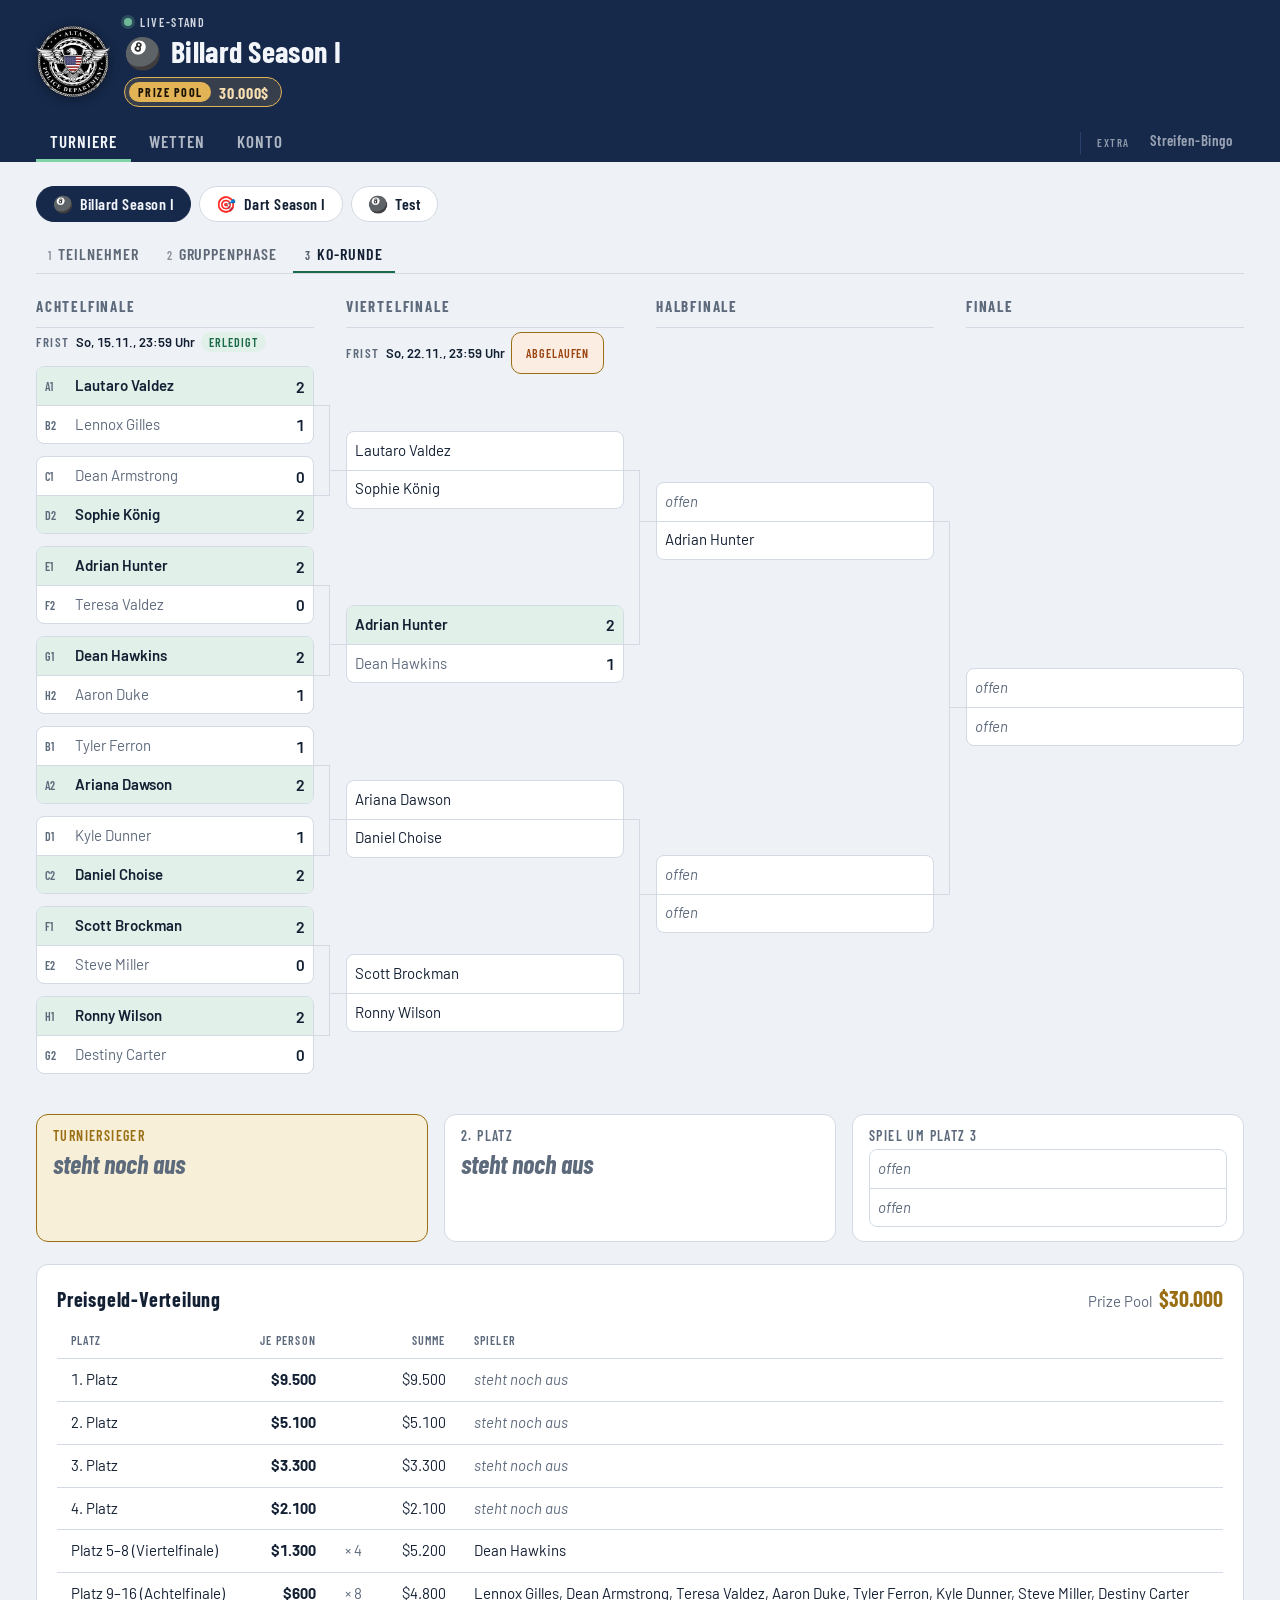
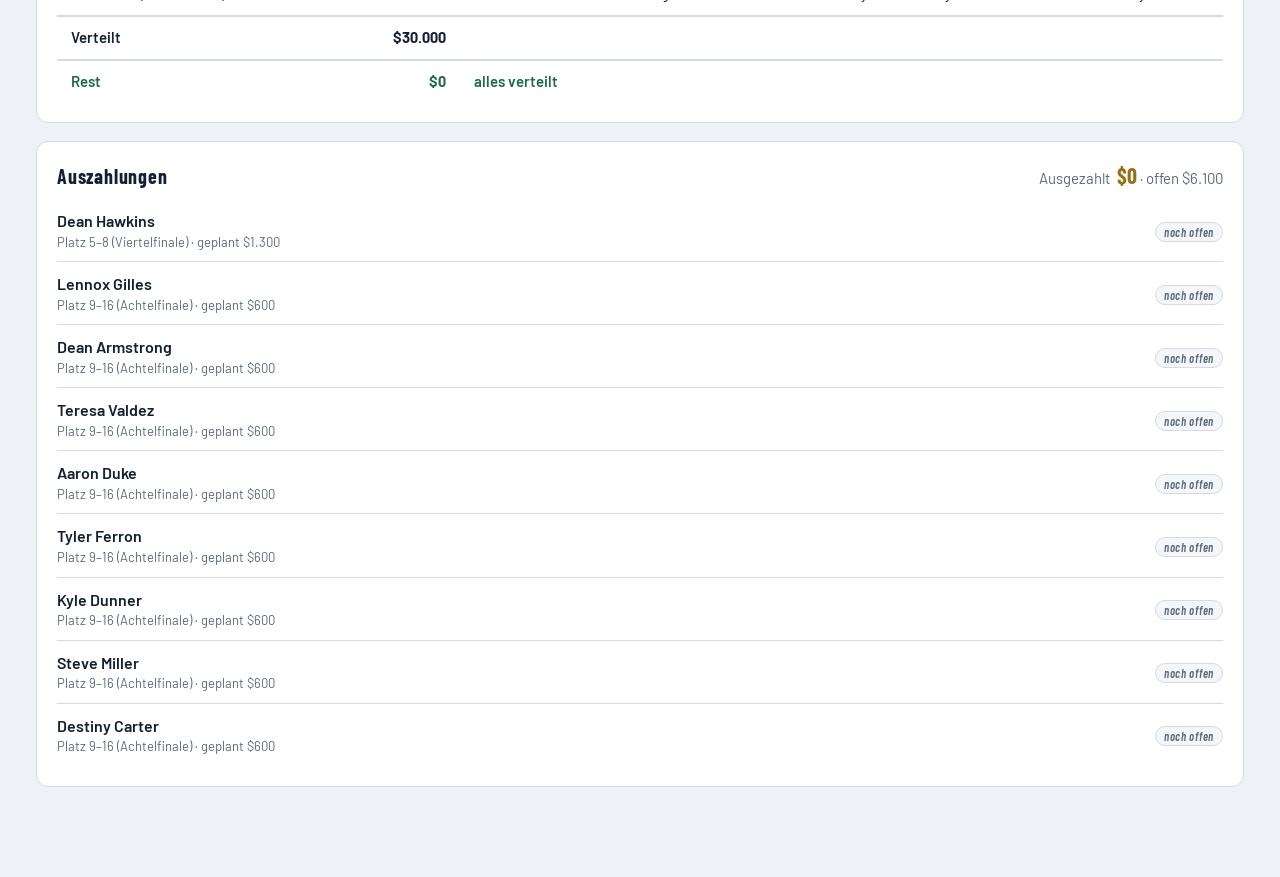
<file: asl-hub/hub.html>
<!doctype html><html><head><meta charset=utf8><meta name=viewport content="width=device-width,initial-scale=1,viewport-fit=cover"><style>:root{color-scheme:light;padding-top:env(safe-area-inset-top,0px);padding-bottom:env(safe-area-inset-bottom,0px)}body{margin:0;font:14px/1.4 system-ui,-apple-system,sans-serif}img{max-width:100%}[hidden]{display:none!important}</style></head><body><title>Alta Sports League [ASL]</title>
<meta name="claude:viewport-fit-sides" content="cover">
<link rel="stylesheet" href="https://fonts.googleapis.com/css2?family=Barlow+Condensed:wght@500;600;700&family=Barlow:wght@400;500;600&display=swap">
<style id="appStyle">
/* Layout: navy dienst-band oben, darunter arbeitsfläche mit tabs; KO-baum als spalten mit verbindungslinien */
:root{
  --bg:#eef1f5; --surface:#ffffff; --sunk:#f4f6f9; --ink:#132033; --muted:#5d6a7c; --line:#d3dae4;
  --navy:#16294a; --navy-ink:#f2f5fa; --navy-soft:#2a4170; --tab-on:#7fd3a6;
  --felt:#1d6a4a; --felt-ink:#ffffff; --felt-soft:#e1f0e8; --gold:#9a6f14; --gold-soft:#f8efd9; --warn:#9c4612; --warn-soft:#fbede2;
  --display:"Barlow Condensed","Arial Narrow",Arial,sans-serif;
  --body:"Barlow",system-ui,-apple-system,"Segoe UI",sans-serif;
  --cg:32px;
}
@media (prefers-color-scheme:dark){
  :root:not([data-theme="light"]){
    --bg:#0c131d; --surface:#141e2b; --sunk:#101824; --ink:#e5ebf3; --muted:#93a2b6; --line:#27364a;
    --navy:#0f1c33; --navy-ink:#e8eef7; --navy-soft:#22355a; --tab-on:#7fd3a6;
    --felt:#4cb784; --felt-ink:#07140e; --felt-soft:#163126; --gold:#e3b456; --gold-soft:#33280f; --warn:#f0a06b; --warn-soft:#3a2416;
    color-scheme:dark;
  }
}
:root[data-theme="dark"]{
  --bg:#0c131d; --surface:#141e2b; --sunk:#101824; --ink:#e5ebf3; --muted:#93a2b6; --line:#27364a;
  --navy:#0f1c33; --navy-ink:#e8eef7; --navy-soft:#22355a; --tab-on:#7fd3a6;
  --felt:#4cb784; --felt-ink:#07140e; --felt-soft:#163126; --gold:#e3b456; --gold-soft:#33280f; --warn:#f0a06b; --warn-soft:#3a2416;
  color-scheme:dark;
}
*{box-sizing:border-box}
body{background:var(--bg);color:var(--ink);font:16px/1.45 var(--body);-webkit-font-smoothing:antialiased;margin:0}
button,input,select,textarea{font:inherit;color:inherit}
.wrap{max-width:1240px;margin:0 auto;padding-left:max(16px,env(safe-area-inset-left,0px));padding-right:max(16px,env(safe-area-inset-right,0px))}

.top{background:var(--navy);color:var(--navy-ink)}
.top-in{display:flex;flex-wrap:wrap;align-items:center;gap:14px;padding-block:16px}
.logo{width:74px;height:auto;flex:none;filter:drop-shadow(0 2px 6px rgba(0,0,0,.35))}
@media (max-width:480px){.logo{width:56px}}
.title-box{flex:1;min-width:0}
.eyebrow{display:flex;align-items:center;gap:8px;font:600 12px/1 var(--display);letter-spacing:.14em;text-transform:uppercase;margin:0 0 4px;opacity:.85}
.live-dot{width:8px;height:8px;border-radius:50%;background:var(--tab-on);box-shadow:0 0 0 3px rgba(127,211,166,.25)}
.title-in,.title-h{width:100%;background:transparent;border:1px solid transparent;border-radius:6px;padding:2px 6px;margin:0 0 0 -7px;color:var(--navy-ink);font:700 30px/1.1 var(--display);letter-spacing:.01em}
.title-in:hover{border-color:var(--navy-soft)}
.title-in:focus{outline:none;border-color:#8fb0e8;background:rgba(255,255,255,.05)}
.top-actions{display:flex;gap:8px;flex-wrap:wrap}
.btn{border:1px solid var(--line);background:var(--surface);border-radius:8px;padding:9px 15px;font-weight:600;cursor:pointer;line-height:1.2}
.btn:hover:not(:disabled){border-color:var(--muted)}
.btn:disabled{opacity:.45;cursor:not-allowed}
.btn.primary{background:var(--felt);border-color:var(--felt);color:var(--felt-ink)}
.btn.primary:hover:not(:disabled){filter:brightness(1.08)}
.btn.onnavy{background:transparent;color:var(--navy-ink);border-color:var(--navy-soft)}
.btn.onnavy:hover:not(:disabled){border-color:#8fb0e8}
.btn.onnavy.solid{background:var(--navy-ink);color:var(--navy);border-color:var(--navy-ink)}
:focus-visible{outline:2px solid #4c86e0;outline-offset:2px}

.tabs{display:flex;gap:4px;overflow-x:auto}
.tab{background:none;border:0;border-bottom:3px solid transparent;color:var(--navy-ink);opacity:.7;padding:10px 14px 9px;font:600 17px/1 var(--display);letter-spacing:.06em;text-transform:uppercase;cursor:pointer;white-space:nowrap}
.tab[aria-selected="true"]{opacity:1;border-bottom-color:var(--tab-on)}
.tab:disabled{opacity:.3;cursor:not-allowed}
.tab .num{font-size:13px;opacity:.75;margin-right:6px}

main{padding-block:24px 90px}
h2,h3,h4{font-family:var(--display);margin:0;text-wrap:balance}
.lbl{display:block;font:600 14px/1 var(--display);letter-spacing:.1em;text-transform:uppercase;color:var(--muted);margin-bottom:8px}
.hint{color:var(--muted);font-size:14px;margin:6px 0 0}
.msg{margin:10px 0 0;font-size:14px;color:var(--warn)}
.msg:empty{display:none}

.setup{display:grid;grid-template-columns:minmax(0,1.3fr) minmax(0,1fr);gap:24px}
@media (max-width:760px){.setup{grid-template-columns:1fr}}
.card{background:var(--surface);border:1px solid var(--line);border-radius:12px;padding:20px;min-width:0}
textarea{width:100%;min-height:380px;resize:vertical;border:1px solid var(--line);border-radius:8px;background:var(--sunk);padding:12px 14px;line-height:1.6}
select{width:100%;border:1px solid var(--line);border-radius:8px;background:var(--sunk);padding:10px 12px}
.stack{display:flex;flex-direction:column;gap:18px}
.count{font:700 40px/1 var(--display);font-variant-numeric:tabular-nums}
.count small{font:500 15px var(--body);color:var(--muted);margin-left:6px}
.namelist{columns:3 170px;column-gap:24px;margin:16px 0 0;padding-left:28px;font-size:15px}
.namelist li{break-inside:avoid;padding:2px 0}
.namelist li::marker{color:var(--muted);font-variant-numeric:tabular-nums}
.state-box{background:var(--felt-soft);border-radius:8px;padding:12px 14px;font-size:14px}
.tools{display:flex;flex-wrap:wrap;gap:8px;border-top:1px solid var(--line);padding-top:16px}
.tools .btn{padding:7px 12px;font-size:14px}
.btn.danger{color:var(--warn)}
.confirm{display:flex;flex-wrap:wrap;align-items:center;gap:8px;background:var(--warn-soft);border-radius:8px;padding:10px 12px;font-size:14px;margin-top:12px}

.bar{display:flex;flex-wrap:wrap;align-items:center;justify-content:space-between;gap:12px 20px;margin-bottom:18px}
.prog{flex:1;min-width:240px;max-width:460px}
.prog-text{font-size:15px;margin-bottom:6px}
.prog-text strong{font-variant-numeric:tabular-nums}
.prog-track{height:6px;background:var(--line);border-radius:3px;overflow:hidden}
.prog-track span{display:block;height:100%;background:var(--felt)}
.groups{display:grid;grid-template-columns:repeat(auto-fill,minmax(min(100%,350px),1fr));gap:18px;align-items:start}
.group{background:var(--surface);border:1px solid var(--line);border-radius:12px;overflow:hidden;min-width:0}
.g-head{display:flex;align-items:baseline;justify-content:space-between;gap:8px;padding:12px 16px;border-bottom:1px solid var(--line)}
.g-head h3{font-size:22px;letter-spacing:.02em}
.g-sub{font-size:13px;color:var(--muted)}
.tbl{overflow-x:auto}
table{border-collapse:collapse;width:100%;font-variant-numeric:tabular-nums}
.stand th{font:600 12px/1 var(--display);letter-spacing:.1em;text-transform:uppercase;color:var(--muted);text-align:left;padding:9px 6px}
.stand td{padding:7px 6px;border-top:1px solid var(--line);font-size:15px}
.stand .c{text-align:center;width:28px;color:var(--muted)}
.stand .n{text-align:right;width:44px}
.stand .nm{font-weight:500;word-break:break-word}
.stand tr.q td{background:var(--felt-soft)}
.stand tr.q .c{color:var(--felt);font-weight:700}
.stand tr.cut td{border-bottom:2px solid var(--felt)}
.stand .mv{width:46px;text-align:right;white-space:nowrap;padding-right:10px}
.arrow{border:0;background:none;color:var(--muted);font-size:10px;padding:3px;cursor:pointer;border-radius:4px}
.arrow:hover:not(:disabled){color:var(--ink);background:var(--sunk)}
.arrow:disabled{opacity:.2;cursor:default}
.sr{position:absolute;width:1px;height:1px;overflow:hidden;clip:rect(0 0 0 0)}
.note{margin:0;padding:9px 16px;font-size:13px;color:var(--muted);border-top:1px solid var(--line)}
.note.warn{background:var(--warn-soft);color:var(--warn)}
.link{background:none;border:0;padding:0;color:var(--felt);text-decoration:underline;cursor:pointer;font-size:inherit}
.matches{list-style:none;margin:0;padding:8px 10px 12px;border-top:1px solid var(--line);background:var(--sunk)}
.m{display:grid;grid-template-columns:24px minmax(0,1fr) 46px 8px 46px minmax(0,1fr);align-items:center;gap:6px;padding:4px 2px;font-size:14px}
.g-head h3{white-space:nowrap}
.g-sub{text-align:right}
.g-badge{display:inline-block;margin-right:8px;font:600 11px/1 var(--display);letter-spacing:.08em;text-transform:uppercase;padding:3px 7px;border-radius:999px;vertical-align:1px}
.g-badge.ok{background:var(--felt-soft);color:var(--felt)}
.g-badge.tie{background:var(--warn-soft);color:var(--warn)}
.group.has-tie{border-color:var(--warn)}
.ph.tie{color:var(--warn);font-style:normal;font-weight:600}
.safe{display:inline-block;margin-left:6px;font:600 11px/1 var(--display);letter-spacing:.06em;text-transform:uppercase;color:var(--felt);background:var(--felt-soft);border:1px solid var(--felt);border-radius:999px;padding:2px 6px;white-space:nowrap;vertical-align:1px}
.m.has-more{grid-template-columns:24px minmax(0,1fr) 46px 8px 46px minmax(0,1fr) 22px}
.m-more{border:1px solid transparent;background:none;color:var(--muted);border-radius:6px;font-size:15px;line-height:1;padding:3px 4px;cursor:pointer;width:22px}
.m-more:hover,.m-more[aria-expanded="true"]{border-color:var(--line);background:var(--surface);color:var(--ink)}
.m-more.on{color:var(--gold)}
.m-more-sp{width:22px;flex:none}
.na-tag{display:inline-block;font:700 10px/1 var(--display);letter-spacing:.06em;text-transform:uppercase;color:var(--gold);border:1px solid var(--gold);border-radius:4px;padding:2px 4px;margin:0 5px;vertical-align:1px}
.m .na,.row.na .nm{color:var(--muted);text-decoration:line-through;text-decoration-color:rgba(127,127,127,.6)}
.m .na .na-tag,.row.na .na-tag{text-decoration:none}
.m.is-wo .ro{color:var(--gold)}
.wo-pop{display:flex;flex-wrap:wrap;align-items:center;gap:6px;padding:8px 10px;margin:2px 0 6px;background:var(--gold-soft);border:1px solid var(--gold);border-radius:8px;font-size:13px}
.wo-pop span{font:600 12px/1 var(--display);letter-spacing:.08em;text-transform:uppercase;color:var(--gold)}
.wo-pop .btn{padding:4px 10px;font-size:13px;max-width:100%;overflow:hidden;text-overflow:ellipsis;white-space:nowrap}
.wo-pop .btn[aria-pressed="true"]{border-color:var(--gold);color:var(--gold)}
.wo-pop small{flex-basis:100%;color:var(--muted)}
.wo-pop.k{margin:0;border-radius:0;border-width:1px 0 0}
.ph.hint{color:var(--felt);font-style:italic;font-weight:600}
.match.is-wo .sc{color:var(--gold)}
.m-sec{display:flex;align-items:center;gap:6px;font:600 12px/1 var(--display);letter-spacing:.12em;text-transform:uppercase;color:var(--muted);padding:8px 2px 4px}
.m-sec span{background:var(--surface);border:1px solid var(--line);border-radius:999px;padding:2px 7px;font-size:11px;letter-spacing:.04em}
.m-sec.done{color:var(--felt);border-top:1px solid var(--line);margin-top:6px;padding-top:10px}
.m-sec:first-child{padding-top:2px;border-top:0;margin-top:0}
.m .rd{font:600 11px/1 var(--display);color:var(--muted);letter-spacing:.06em}
.m .pa{text-align:right}
.m .pa,.m .pb{overflow:hidden;text-overflow:ellipsis;white-space:nowrap;color:var(--muted)}
.m .w{color:var(--ink);font-weight:600}
.m .colon{text-align:center;color:var(--muted)}
.m .ro{text-align:center;font-weight:600;font-variant-numeric:tabular-nums}
.m.bad input{border-color:var(--warn);background:var(--warn-soft)}
input[type=number]{width:100%;border:1px solid var(--line);border-radius:6px;background:var(--surface);padding:5px 4px;text-align:center;font-variant-numeric:tabular-nums;-moz-appearance:textfield;appearance:textfield}
input[type=number]::-webkit-inner-spin-button,input[type=number]::-webkit-outer-spin-button{-webkit-appearance:none;margin:0}
input[type=number]:disabled{opacity:.35}

.bracket-scroll{overflow-x:auto;padding-bottom:8px}
.bracket{display:grid;grid-template-columns:repeat(4,minmax(200px,1fr));column-gap:var(--cg);min-width:calc(4 * 200px + 3 * var(--cg))}
.col{display:flex;flex-direction:column}
.col h4{font-size:15px;letter-spacing:.12em;text-transform:uppercase;color:var(--muted);padding-bottom:10px;border-bottom:1px solid var(--line);margin-bottom:6px}
.col-body{flex:1;display:flex;flex-direction:column}
.pair{flex:1;display:flex;flex-direction:column;position:relative}
.slot{flex:1;display:flex;align-items:center;position:relative;padding-block:6px}
.has-next .slot::after{content:"";position:absolute;right:calc(var(--cg) / -2);top:50%;width:calc(var(--cg) / 2);border-top:1.5px solid var(--line)}
.has-next .pair::after{content:"";position:absolute;right:calc(var(--cg) / -2);top:25%;bottom:25%;border-right:1.5px solid var(--line)}
.has-prev .slot::before{content:"";position:absolute;left:calc(var(--cg) / -2);top:50%;width:calc(var(--cg) / 2);border-top:1.5px solid var(--line)}
.match{width:100%;background:var(--surface);border:1px solid var(--line);border-radius:8px;overflow:hidden}
.row{display:flex;align-items:center;gap:8px;padding:6px 8px;min-height:38px}
.row + .row{border-top:1px solid var(--line)}
.row .seed{font:600 12px/1 var(--display);letter-spacing:.04em;color:var(--muted);width:22px;flex:none}
.row .nm{flex:1;min-width:0;overflow:hidden;text-overflow:ellipsis;white-space:nowrap;font-size:15px}
.row input{width:44px;flex:none}
.row .sc{width:28px;text-align:right;font-variant-numeric:tabular-nums;font-weight:600}
.row.w{background:var(--felt-soft)}
.row.w .nm{font-weight:600}
.row.l .nm{color:var(--muted)}
.ph{color:var(--muted);font-style:italic}
.podium{display:grid;grid-template-columns:repeat(auto-fit,minmax(min(100%,240px),1fr));gap:16px;margin-top:26px}
.pod{background:var(--surface);border:1px solid var(--line);border-radius:12px;padding:14px 16px;min-width:0}
.pod .lbl{margin-bottom:6px}
.pod .who{font:700 26px/1.15 var(--display);overflow-wrap:anywhere}
.pod.champ{border-color:var(--gold);background:var(--gold-soft)}
.pod.champ .lbl{color:var(--gold)}
.pod .match{margin-top:4px}
.check{display:flex;align-items:center;gap:8px;font-size:15px;cursor:pointer}
.check input{width:18px;height:18px;accent-color:var(--felt)}
.banner{background:var(--surface);border:1px solid var(--line);border-left:4px solid var(--felt);border-radius:8px;padding:12px 16px;margin-bottom:18px;font-size:15px}
.banner.warn{border-left-color:var(--warn);background:var(--warn-soft)}

.savebar{position:fixed;right:max(16px,env(safe-area-inset-right,0px));bottom:calc(16px + env(safe-area-inset-bottom,0px));left:auto;max-width:calc(100% - 32px);display:flex;align-items:center;gap:12px;background:var(--navy);color:var(--navy-ink);border-radius:10px;padding:10px 12px 10px 16px;font-size:14px;box-shadow:0 6px 24px rgba(10,20,40,.25);z-index:5}
.savebar .btn{padding:6px 12px;font-size:14px}

.bar-act{display:flex;flex-wrap:wrap;gap:8px}
.edit-list{list-style:none;margin:0;padding:10px 12px 12px;display:flex;flex-direction:column;gap:8px}
.edit-list li{display:grid;grid-template-columns:minmax(0,1fr) minmax(0,1fr);gap:8px}
.pname{width:100%;border:1px solid var(--line);border-radius:6px;background:var(--surface);padding:7px 9px;font-weight:500}
.edit-list select{padding:7px 8px;font-size:14px;background:var(--sunk)}
.export{position:relative}
.menu{position:absolute;right:0;top:calc(100% + 8px);width:min(340px,calc(100vw - 32px));background:var(--surface);color:var(--ink);border:1px solid var(--line);border-radius:12px;padding:16px;box-shadow:0 12px 32px rgba(10,20,40,.28);z-index:10;display:flex;flex-direction:column;gap:14px}
@media (max-width:640px){.menu{right:auto;left:0}}
.menu fieldset{border:0;margin:0;padding:0;display:flex;flex-direction:column;gap:6px;min-width:0}
.menu legend{padding:0}
.opt{display:flex;gap:10px;align-items:flex-start;padding:8px 10px;border:1px solid var(--line);border-radius:8px;cursor:pointer}
.opt:has(input:checked){border-color:var(--felt);background:var(--felt-soft)}
.opt input,.seg-i input{accent-color:var(--felt);margin-top:3px}
.opt span{display:flex;flex-direction:column;line-height:1.3}
.opt small{color:var(--muted);font-size:13px}
.seg{display:grid;grid-template-columns:1fr 1fr;gap:6px}
.seg-i{display:flex;gap:8px;align-items:center;padding:8px 10px;border:1px solid var(--line);border-radius:8px;cursor:pointer;font-size:14px}
.seg-i:has(input:checked){border-color:var(--felt);background:var(--felt-soft)}
.seg-i input{margin-top:0}
.tourbar{display:flex;flex-direction:column;gap:10px;margin-bottom:14px}
.chips{display:flex;flex-wrap:wrap;gap:8px}
.chip{border:1px solid var(--line);background:var(--surface);border-radius:999px;padding:7px 16px;font:600 16px/1.2 var(--display);letter-spacing:.03em;cursor:pointer;max-width:100%;overflow:hidden;text-overflow:ellipsis;white-space:nowrap}
.chip[aria-pressed="true"]{background:var(--navy);color:var(--navy-ink);border-color:var(--navy)}
.chip.add{border-style:dashed;color:var(--muted)}
.chip .em{margin-right:7px}
.chip.ghost{background:transparent;color:var(--muted)}
.tform{display:flex;flex-direction:column;gap:12px;background:var(--surface);border:1px solid var(--line);border-radius:12px;padding:14px}
.tform-row{display:flex;flex-wrap:wrap;gap:8px}
.tform-row input{flex:1;min-width:200px;border:1px solid var(--line);border-radius:8px;background:var(--sunk);padding:8px 12px}
.emojis{display:flex;flex-wrap:wrap;align-items:center;gap:6px}
.em-btn{width:40px;height:40px;border:1px solid var(--line);border-radius:8px;background:var(--sunk);font-size:20px;line-height:1;cursor:pointer;display:grid;place-items:center}
.em-btn.none{width:auto;padding:0 10px;font-size:13px;font-weight:600;color:var(--muted)}
.em-btn[aria-pressed="true"]{border-color:var(--felt);background:var(--felt-soft);box-shadow:0 0 0 2px var(--felt) inset}
.em-in{width:64px;height:40px;border:1px solid var(--line);border-radius:8px;background:var(--surface);text-align:center;font-size:20px}
.title-row{display:flex;align-items:center;gap:10px;min-width:0}
.title-em{font-size:30px;line-height:1;flex:none}
.prize-pill{display:inline-flex;align-items:center;gap:8px;margin-top:6px;padding:4px 12px 4px 4px;border:1px solid #e3b456;border-radius:999px;background:rgba(227,180,86,.16);color:#f6deb0;font:700 16px/1.2 var(--display);letter-spacing:.04em;max-width:100%;overflow:hidden;text-overflow:ellipsis;white-space:nowrap}
.prize-pill span{background:#e3b456;color:#1a1408;border-radius:999px;padding:3px 9px;font-size:12px;letter-spacing:.12em;text-transform:uppercase}
.prize-row .lbl{white-space:nowrap}
.subtabs{display:flex;gap:4px;overflow-x:auto;border-bottom:1px solid var(--line);margin-bottom:22px}
.stab{background:none;border:0;border-bottom:3px solid transparent;color:var(--ink);opacity:.65;padding:10px 12px 9px;font:600 16px/1 var(--display);letter-spacing:.06em;text-transform:uppercase;cursor:pointer;white-space:nowrap;margin-bottom:-1px}
.stab[aria-selected="true"]{opacity:1;border-bottom-color:var(--felt)}
.stab:disabled{opacity:.3;cursor:not-allowed}
.stab .num{font-size:12px;opacity:.7;margin-right:6px}
.bingo{display:grid;grid-template-columns:minmax(0,1fr) minmax(0,1.15fr);gap:24px;align-items:start}
@media (max-width:900px){.bingo{grid-template-columns:1fr}}
.lvl{display:flex;flex-direction:column;gap:6px}
.lvl-head{display:flex;align-items:center;gap:8px;font-size:15px}
.lvl-head b{font:700 18px/1 var(--display);letter-spacing:.06em;text-transform:uppercase}
.lvl-head .cnt{margin-left:auto;color:var(--muted);font-size:13px;font-variant-numeric:tabular-nums}
.dot{width:12px;height:12px;border-radius:3px;flex:none}
.lv-easy .dot{background:#2f7d50}.lv-medium .dot{background:#b7790f}.lv-hard .dot{background:#a3302a}
.btext{min-height:150px;font-size:15px}
.blist{margin:0;padding-left:20px;font-size:15px}
details summary{cursor:pointer;font-weight:600;margin-bottom:10px}
.bingo-side{display:flex;flex-direction:column;gap:14px;min-width:0}
.bc{background:#fff;color:#111;border-radius:14px;overflow:hidden;border:1px solid var(--line);box-shadow:0 8px 28px rgba(10,20,40,.14)}
.bc-head{display:flex;align-items:center;gap:14px;background:#0f1a2e;color:#fff;padding:14px 18px;border-bottom:4px solid #c9a227}
.bc-logo{width:64px;height:auto;flex:none}
.bc-title{font:700 30px/1.05 var(--display);letter-spacing:.04em;text-transform:uppercase}
.bc-sub{font:500 13px/1.3 var(--body);color:#c9cfdb;margin-top:2px}
.bgrid{display:grid;grid-template-columns:repeat(3,minmax(0,1fr));gap:10px;padding:16px}
.cell{aspect-ratio:1;max-width:100%;border:3px solid #0f1a2e;border-radius:10px;display:flex;flex-direction:column;overflow:hidden;background:#fff;min-width:0}
.cell .tag{color:#fff;font:700 12px/1 var(--display);letter-spacing:.14em;text-transform:uppercase;padding:6px 8px}
.cell.lv-easy .tag{background:#2f7d50}.cell.lv-medium .tag{background:#b7790f}.cell.lv-hard .tag{background:#a3302a}
.cell .tx{flex:1;display:flex;align-items:center;justify-content:center;text-align:center;padding:6px 8px;font:600 clamp(12px,1.5vw,16px)/1.2 var(--body);overflow-wrap:anywhere}
.cell.free{background:#0f1a2e;align-items:center;justify-content:center;gap:4px}
.cell.free img{width:62%;height:auto}
.cell.free span{color:#fff;font:700 15px/1 var(--display);letter-spacing:.3em;text-transform:uppercase}
.cell.empty{border-style:dashed;border-color:#c5ccd6}
.bc-foot{font:600 12px/1.3 var(--display);letter-spacing:.1em;text-transform:uppercase;color:#555;text-align:center;padding:0 16px 14px}
.bingo-actions{display:flex;flex-wrap:wrap;gap:8px}
.dl{display:flex;flex-wrap:wrap;align-items:center;gap:8px;font-size:14px}
.dl label,.dl .dl-l{font:600 13px/1 var(--display);letter-spacing:.12em;text-transform:uppercase;color:var(--muted)}
.dl input{border:1px solid var(--line);border-radius:8px;background:var(--surface);padding:6px 8px;font-size:14px;font-variant-numeric:tabular-nums}
.dl .dl-v{font-weight:600;font-variant-numeric:tabular-nums}
.dl-st{font:600 12px/1 var(--display);letter-spacing:.08em;text-transform:uppercase;padding:4px 8px;border-radius:999px;background:var(--sunk);color:var(--muted);white-space:nowrap}
.dl-st.soon{background:var(--gold-soft);color:var(--gold)}
.dl-st.late{background:var(--warn-soft);color:var(--warn)}
.dl-st.ok{background:var(--felt-soft);color:var(--felt)}
.dl.compact{margin:-2px 0 8px;gap:6px}
.dl.compact input{padding:4px 6px;font-size:13px;width:100%;max-width:200px}
.dl.compact .dl-v{font-size:13px}
.late{display:flex;flex-direction:column;gap:10px;border:1px solid var(--gold);background:var(--gold-soft);border-radius:10px;padding:14px}
.late-head{display:flex;align-items:center;gap:8px}
.late-n{background:var(--gold);color:var(--surface);border-radius:999px;font:700 13px/1 var(--display);padding:4px 8px}
.late-list{list-style:none;margin:0;padding:0;display:flex;flex-direction:column;gap:8px}
.late-list li{display:grid;grid-template-columns:minmax(0,1fr) minmax(0,1.1fr);gap:8px;align-items:center}
.late-list .check span{overflow-wrap:anywhere;font-weight:600}
.late-list select{padding:7px 8px;font-size:14px;background:var(--surface)}
@media (max-width:480px){.late-list li{grid-template-columns:1fr}}
.po-head{display:flex;flex-wrap:wrap;align-items:baseline;justify-content:space-between;gap:6px 16px}
.po-head .k-h{margin-bottom:8px}
.po-tot{font-size:15px;color:var(--muted)}.po-tot b{color:var(--gold);font:700 22px/1 var(--display);margin-left:4px}
.po-auto{display:flex;flex-wrap:wrap;align-items:center;gap:8px 10px;margin:4px 0 14px}
.po-auto select{width:auto;padding:7px 10px}
.po-print{margin-left:auto;font-size:14px}
.po{margin-top:22px}
.po-table td{vertical-align:middle}
.po-in{width:130px;border:1px solid var(--line);border-radius:6px;background:var(--sunk);padding:6px 8px;text-align:right;font-variant-numeric:tabular-nums;font-weight:600}
.po-n{color:var(--muted);white-space:nowrap}
.po-s{font-variant-numeric:tabular-nums;white-space:nowrap}
.po-w{font-size:14px}
.po-table tfoot td{border-top:2px solid var(--line);font-weight:600}
.po-rest td{color:var(--muted)}
.po-rest.neg td{color:var(--warn)}.po-rest.ok td{color:var(--felt)}.po-rest.left td b{color:var(--gold)}
.po-nm{display:none;color:var(--muted);font-size:13px}
.po.card{min-width:0}
@media (max-width:640px){.po-w,.po-table th:last-child,.po-table td:last-child,.po-n,.po-table th:nth-child(3),.po-table td:nth-child(3){display:none}.po-nm{display:inline}.po-hd{display:none}.po.card{padding:16px 12px}.po-in{width:84px}.po-print{margin-left:0}.po-table th,.po-table td{padding:8px 6px}}
.konto{display:flex;flex-direction:column;gap:18px}
.konto .pos{color:var(--felt)}.konto .neg{color:var(--warn)}
.k-stats{display:grid;grid-template-columns:minmax(0,1.4fr) repeat(2,minmax(0,1fr));gap:14px}
@media (max-width:640px){.k-stats{grid-template-columns:1fr 1fr}.k-stat.main{grid-column:1/-1}}
.k-stat{background:var(--surface);border:1px solid var(--line);border-radius:12px;padding:14px 18px;min-width:0;display:flex;flex-direction:column;gap:2px}
.k-stat .lbl{margin:0 0 4px}
.k-stat b{font:700 28px/1.1 var(--display);font-variant-numeric:tabular-nums;overflow-wrap:anywhere}
.k-stat.main{border-color:var(--felt);border-left:5px solid var(--felt)}
.k-stat.main b{font-size:40px}
.k-stat small{color:var(--muted);font-size:13px}
.k-h{font-size:20px;letter-spacing:.04em;margin-bottom:12px}
.k-type{display:inline-grid;grid-template-columns:1fr 1fr;gap:6px;margin-bottom:14px;max-width:100%}
.k-tbtn{border:1px solid var(--line);background:var(--sunk);border-radius:8px;padding:8px 16px;font:600 16px/1.2 var(--display);letter-spacing:.04em;cursor:pointer;white-space:nowrap}
.k-tbtn.in[aria-checked="true"]{background:var(--felt-soft);border-color:var(--felt);color:var(--felt);box-shadow:0 0 0 1px var(--felt) inset}
.k-tbtn.out[aria-checked="true"]{background:var(--warn-soft);border-color:var(--warn);color:var(--warn);box-shadow:0 0 0 1px var(--warn) inset}
.k-grid{display:grid;grid-template-columns:minmax(0,.8fr) minmax(0,1.6fr) minmax(0,1fr) minmax(0,.8fr);gap:12px}
@media (max-width:860px){.k-grid{grid-template-columns:1fr 1fr}.k-f.wide{grid-column:1/-1;order:-1}}
@media (max-width:480px){.k-grid{grid-template-columns:1fr}}
.k-f{display:flex;flex-direction:column;min-width:0}
.k-f input,.k-f select{width:100%;border:1px solid var(--line);border-radius:8px;background:var(--sunk);padding:9px 11px;min-width:0}
#k-amt{font-variant-numeric:tabular-nums;font-weight:600}
.k-actions{display:flex;flex-wrap:wrap;align-items:center;gap:8px;margin-top:14px}
.k-actions .msg{margin:0}
.k-bar{display:flex;flex-direction:column;gap:8px}
.k-fsum{margin:0;font-size:14px;color:var(--muted)}
.k-fsum b{color:var(--ink)}
.k-list,.k-sum{padding:0;overflow:hidden}
.k-sum{padding-top:16px}.k-sum .k-h{padding:0 16px}
.k-table th{font:600 12px/1 var(--display);letter-spacing:.1em;text-transform:uppercase;color:var(--muted);text-align:left;padding:12px 14px;border-bottom:1px solid var(--line);white-space:nowrap}
.k-table td{padding:10px 14px;border-top:1px solid var(--line);font-size:15px;vertical-align:middle}
.k-table tbody tr:first-child td{border-top:0}
.k-table .r,.k-a,.k-b{text-align:right;white-space:nowrap;font-variant-numeric:tabular-nums}
.k-a{font-weight:700}
.k-b{color:var(--muted)}
.k-d{white-space:nowrap;color:var(--muted);font-variant-numeric:tabular-nums;width:1%}
.k-p{min-width:180px}
.k-pt{display:block;overflow-wrap:anywhere}
.k-tag{display:inline-block;margin-top:3px;font:600 12px/1.2 var(--display);letter-spacing:.06em;color:var(--muted);background:var(--sunk);border:1px solid var(--line);border-radius:999px;padding:2px 8px}
.k-tag.ghost{font-style:italic}
.k-tag.gold{color:var(--gold);border-color:var(--gold);background:var(--gold-soft);margin-left:4px}
.k-prize{margin-top:12px;flex-wrap:wrap;font-size:14px}.k-prize small{color:var(--muted);font-size:13px}
.k-pp small{display:block;color:var(--muted);font-size:12px}
.k-short{display:none}
.po-list{list-style:none;margin:0;padding:0;display:flex;flex-direction:column}
.po-row{display:flex;flex-wrap:wrap;align-items:center;justify-content:space-between;gap:8px 14px;padding:10px 0;border-top:1px solid var(--line)}
.po-row:first-child{border-top:0}
.po-who{display:flex;flex-direction:column;min-width:0;flex:1 1 220px}
.po-who b{font-weight:600;overflow-wrap:anywhere}
.po-who small{color:var(--muted);font-size:13px}
.po-act{display:flex;align-items:center;gap:8px;flex-wrap:wrap}
.po-pay,.po-undo{padding:6px 12px;font-size:14px}
.po-done{display:flex;flex-direction:column;align-items:flex-end;color:var(--felt);font-weight:700;font-variant-numeric:tabular-nums}
.po-done small{color:var(--muted);font-weight:400;font-size:12px}
.po-row.done .po-who b{color:var(--felt)}
.po-paid .gold-t{color:var(--gold)}
.po-paid{margin-top:18px}
.konto .gold-t{color:var(--gold)}
.k-stats{grid-template-columns:minmax(0,1.3fr) repeat(3,minmax(0,1fr))}
@media (max-width:860px){.k-stats{grid-template-columns:1fr 1fr 1fr}.k-stat.main{grid-column:1/-1}}
.k-stat.free{border-color:var(--gold)}
.k-sum tfoot td{border-top:2px solid var(--line);font-weight:600;padding:10px 14px;font-size:15px}
.k-free{display:flex;justify-content:space-between;align-items:baseline;gap:12px;padding:12px 14px;border-top:1px solid var(--line);background:var(--sunk);font-weight:600}
.k-free b{font:700 20px/1 var(--display);font-variant-numeric:tabular-nums}
.k-free small{font-weight:400;color:var(--muted);font-size:13px}
.k-sum .note{padding:10px 16px}
.k-md{display:none}
.k-x{white-space:nowrap;text-align:right;width:1%}
.k-ib{font-size:15px;padding:4px 7px}
.k-ask{font-size:13px;color:var(--warn);margin-right:6px}
.k-x .btn{padding:4px 10px;font-size:13px;margin-left:4px}
.k-yes{color:var(--warn);border-color:var(--warn)}
.k-table tr.editing td{background:var(--gold-soft)}
.k-empty{color:var(--muted);text-align:center;padding:28px 20px}
.k-stat b{white-space:nowrap}
@media (max-width:640px){
  .k-stat{padding:12px 14px}.k-stat b{font-size:22px}.k-stat.main b{font-size:34px}
  .k-table th,.k-table td{padding:9px 8px}
  .k-table td{font-size:14px}
  .k-list .k-b,.k-list th:nth-child(4){display:none}
  .k-list .k-d,.k-list th:nth-child(1){display:none}
  .k-md{display:inline-block!important;margin:3px 6px 0 0;font-size:12px;color:var(--muted);font-variant-numeric:tabular-nums}
  .k-p{min-width:0}
  .k-ib{padding:4px 5px}
  .k-sum th:nth-child(2),.k-sum td:nth-child(2),.k-sum th:nth-child(3),.k-sum td:nth-child(3){display:none}
  .k-stats{grid-template-columns:1fr 1fr}.k-stat.free{grid-column:1/-1}
  .k-sum tfoot tr:first-child td:nth-child(2),.k-sum tfoot tr:first-child td:nth-child(3){display:none}.k-sum tfoot td{padding:9px 6px;font-size:13px}.k-free{padding:10px 8px}
  .k-sum th{white-space:normal}.k-long{display:none}.k-short{display:inline!important}.k-sum th,.k-sum td{padding:9px 6px}.k-sum td{font-size:13px}
}
.wetten .w-off ul,.w-rules{margin:10px 0 4px;padding-left:20px;font-size:15px;color:var(--ink)}
.w-rules li{margin:4px 0}
.w-grid{display:grid;grid-template-columns:minmax(0,1fr) minmax(0,1.6fr) minmax(0,1.2fr) minmax(0,.8fr);gap:12px}
@media (max-width:860px){.w-grid{grid-template-columns:1fr 1fr}.w-grid .k-f.wide{grid-column:1/-1;order:-1}}
@media (max-width:480px){.w-grid{grid-template-columns:1fr}}
.w-cut{display:inline-flex;align-items:center;gap:8px;font:600 13px/1 var(--display);letter-spacing:.1em;text-transform:uppercase;color:var(--muted)}
.w-cut select{width:auto;padding:7px 10px;font:500 15px var(--body);letter-spacing:0;text-transform:none;color:var(--ink)}
.w-tools{align-items:center}
.w-book{margin-left:10px;padding:6px 12px;font-size:14px}
.w-list{display:grid;grid-template-columns:repeat(auto-fill,minmax(min(100%,420px),1fr));gap:18px;align-items:start}
.w-m{padding:0;overflow:hidden}
.dl-st.void{background:var(--warn-soft);color:var(--warn)}
.w-m.won{border-color:var(--felt)}
.w-m.void{opacity:.85}
.w-head{display:flex;align-items:flex-start;justify-content:space-between;gap:10px;padding:12px 16px;border-bottom:1px solid var(--line)}
.w-head h3{font-size:21px;letter-spacing:.02em;overflow-wrap:anywhere}
.w-head .g-sub{text-align:left}
.w-sides{display:flex;flex-direction:column;gap:6px;padding:12px 16px;background:var(--sunk);border-bottom:1px solid var(--line)}
.w-side{display:grid;grid-template-columns:minmax(0,1.3fr) minmax(40px,1fr) auto 64px;align-items:center;gap:10px;font-size:14px}
.w-sn{overflow:hidden;text-overflow:ellipsis;white-space:nowrap;font-weight:500}
.w-bar{height:6px;background:var(--line);border-radius:3px;overflow:hidden}
.w-bar i{display:block;height:100%;background:var(--muted)}
.w-side.win .w-bar i{background:var(--felt)}
.w-side.win .w-sn{color:var(--felt);font-weight:700}
.w-ss{font-variant-numeric:tabular-nums;white-space:nowrap;color:var(--muted)}
.w-q{text-align:right;font:700 17px/1 var(--display);font-variant-numeric:tabular-nums;color:var(--gold);white-space:nowrap}
.w-table td{font-size:14px}
.w-table tr.w-lost td{color:var(--muted)}
.w-who{overflow-wrap:anywhere}
.w-paid{font-size:13px;white-space:nowrap;justify-content:flex-end}
.w-paid input{width:16px;height:16px}
.w-help summary{margin:0}
.w-help[open] summary{margin-bottom:6px}
@media (max-width:640px){.w-table .w-tip,.w-table th.w-tip{display:none}.w-table .k-md{display:block!important;margin:2px 0 0}.w-side{grid-template-columns:minmax(0,1fr) auto 56px}.w-bar{display:none}.w-pt{display:none}.w-head{flex-direction:column;gap:6px}.w-table th,.w-table td{padding:9px 6px}.w-table td{font-size:13px}}
.tabs{align-items:stretch;gap:0}
@media (max-width:520px){.title-box{flex-basis:calc(100% - 70px)}.top-actions:empty{display:none}}
.nav-league{display:flex;align-items:stretch;gap:4px;flex:none}
.nav-extra{display:flex;align-items:center;gap:8px;margin-left:auto;padding-left:16px;flex:none}
.nav-extra::before{content:"";align-self:center;width:1px;height:22px;background:var(--navy-soft);margin-right:8px}
.nav-lbl{font:600 11px/1 var(--display);letter-spacing:.14em;text-transform:uppercase;opacity:.55}
.tab.extra{font-size:15px;opacity:.6;padding:8px 12px 9px;text-transform:none;letter-spacing:.03em}
.tab.extra[aria-selected="true"]{opacity:1;border-bottom-color:#e3b456}
.tab-edit{align-self:center;margin-left:6px;border:1px dashed var(--navy-soft);background:none;color:var(--navy-ink);opacity:.6;border-radius:6px;padding:4px 9px;font:600 14px/1 var(--display);letter-spacing:.06em;cursor:pointer;white-space:nowrap}
.tab-edit:hover{opacity:1}
.tab-edit.on{opacity:1;border-style:solid;border-color:var(--tab-on);color:var(--tab-on)}
.tab-ed{display:inline-flex;align-items:center;gap:2px;margin:6px 2px;padding:2px;border:1px dashed var(--navy-soft);border-radius:8px}
.tab-nm{padding:6px 8px;font:600 17px/1 var(--display);letter-spacing:.06em;text-transform:uppercase;white-space:nowrap}
.tab-mv{border:0;background:none;color:inherit;font-size:11px;line-height:1;padding:6px 6px;border-radius:5px;cursor:pointer;opacity:.75}
.tab-mv:hover:not(:disabled){opacity:1;background:rgba(127,127,127,.18)}
.tab-mv:disabled{opacity:.2;cursor:default}
.chip.ord{display:inline-flex;align-items:center;gap:4px;padding:3px 4px;border-style:dashed;cursor:default}
.chip.ord .tab-mv{color:var(--muted)}
.chip.ghost.on{color:var(--felt);border-color:var(--felt)}
@media (max-width:640px){.nav-extra{padding-left:6px}.nav-extra::before{margin-right:2px}.nav-lbl,.x-long{display:none}.tab-nm{font-size:15px;padding:6px 4px}.tabs .tab{font-size:15px;padding:10px 8px 9px}.tab.extra{padding:8px 6px 9px}.tab-edit{margin-left:2px;padding:4px 6px}}
@media (prefers-reduced-motion:reduce){*{transition:none!important}}
.bo{display:inline-block;margin-left:8px;padding:2px 8px;border-radius:999px;background:var(--felt-soft);color:var(--felt);font:600 11px/1.3 var(--display);letter-spacing:.08em;text-transform:uppercase;vertical-align:2px}
.match.bad input{border-color:var(--warn);background:var(--warn-soft)}
.sport-row select,.bo-grid select{border:1px solid var(--line);border-radius:8px;background:var(--surface);color:var(--ink);padding:8px 10px;font:500 15px/1.2 var(--body)}
.bo-row{display:flex;flex-direction:column;gap:8px;padding:12px;border:1px solid var(--line);border-radius:10px;background:var(--sunk)}
.bo-row[hidden]{display:none}
.bo-grid{display:grid;grid-template-columns:repeat(auto-fill,minmax(140px,1fr));gap:8px}
.bo-grid label{display:flex;flex-direction:column;gap:4px;font:600 12px/1 var(--display);letter-spacing:.08em;text-transform:uppercase;color:var(--muted)}
.savebar.mini{padding:6px 12px;font-size:13px;gap:8px;opacity:.92;box-shadow:0 2px 10px rgba(10,20,40,.18);pointer-events:none}
.sv-dot{width:8px;height:8px;border-radius:50%;background:var(--tab-on,#4cb784);display:inline-block}
@media (prefers-reduced-motion:no-preference){.sv-dot{animation:svp 1s ease-in-out infinite}@keyframes svp{50%{opacity:.3}}}
/* Website-Modus: Anmeldung, Konten */
.acct{margin-left:auto;position:relative;align-self:flex-start}
.acct-btn{background:transparent;border:1px solid var(--navy-soft);color:var(--navy-ink);border-radius:999px;padding:6px 14px;font:600 14px/1.2 var(--display);letter-spacing:.08em;text-transform:uppercase;cursor:pointer;white-space:nowrap;max-width:220px;overflow:hidden;text-overflow:ellipsis}
.acct-btn:hover{border-color:#8fb0e8}
.acct-btn.on{text-transform:none;letter-spacing:.03em;font-size:15px}
.acct-i{color:var(--tab-on);font-size:9px;vertical-align:2px;margin-right:6px}
.acct-menu{position:absolute;right:0;top:calc(100% + 6px);background:var(--surface);color:var(--ink);border:1px solid var(--line);border-radius:10px;box-shadow:0 12px 32px rgba(0,0,0,.28);padding:6px;min-width:210px;z-index:60;display:flex;flex-direction:column}
.acct-menu button{background:none;border:0;text-align:left;padding:10px 12px;border-radius:6px;cursor:pointer;font-weight:500}
.acct-menu button:hover,.acct-menu button:focus-visible{background:var(--sunk)}
.acct-who{padding:8px 12px 6px;font:600 12px/1 var(--display);letter-spacing:.12em;text-transform:uppercase;color:var(--muted)}
@media (max-width:520px){.acct{position:absolute;top:calc(12px + env(safe-area-inset-top,0px));right:max(12px,env(safe-area-inset-right,0px))}.top{position:relative}.acct-btn{padding:4px 10px;font-size:12px;max-width:150px}.acct-btn.on{font-size:13px}}
.modal-bg{position:fixed;inset:0;background:rgba(4,9,16,.62);display:flex;align-items:flex-start;justify-content:center;padding:max(28px,env(safe-area-inset-top,0px)) 12px 28px;overflow:auto;z-index:100}
.modal{background:var(--surface);color:var(--ink);border:1px solid var(--line);border-radius:14px;width:100%;max-width:420px;padding:22px;box-shadow:0 20px 60px rgba(0,0,0,.4);margin:auto 0}
.modal.wide{max-width:780px}
.modal h2{font:700 26px/1.1 var(--display);margin:0 0 16px}
.m-head{display:flex;align-items:center;justify-content:space-between;gap:12px}
.m-head h2{margin:0}
.m-head .btn{padding:6px 11px}
.modal h3{font:600 15px/1 var(--display);letter-spacing:.12em;text-transform:uppercase;color:var(--muted);margin:24px 0 8px;padding-top:16px;border-top:1px solid var(--line)}
.mf{display:flex;flex-direction:column;gap:14px}
.mf label,.u-add label{display:flex;flex-direction:column;gap:6px;font:600 13px/1 var(--display);letter-spacing:.1em;text-transform:uppercase;color:var(--muted)}
.mf input,.u-add input,.u-add select,.u-x select,.u-inline input{border:1px solid var(--line);border-radius:8px;background:var(--sunk);padding:9px 11px;font:400 16px/1.2 var(--body);color:var(--ink);letter-spacing:0;text-transform:none;min-width:0;width:100%}
.mf input:focus,.u-add input:focus,.u-inline input:focus{outline:2px solid var(--felt);outline-offset:-1px}
.m-act{display:flex;gap:8px;justify-content:flex-end;flex-wrap:wrap;align-items:center}
.m-act.left{justify-content:flex-start}
.m-msg{min-height:1.3em;color:var(--warn);font-size:14px;margin:0;overflow-wrap:anywhere}
.m-msg.ok{color:var(--felt)}
.m-note{color:var(--muted);font-size:14px;margin:8px 0 10px}
.u-list,.h-list{list-style:none;margin:0 0 12px;padding:0;border:1px solid var(--line);border-radius:10px;overflow:hidden}
.u-row{display:flex;flex-wrap:wrap;align-items:center;justify-content:space-between;gap:8px 12px;padding:10px 12px}
.u-row + .u-row,.h-list li + li{border-top:1px solid var(--line)}
.u-main{display:flex;flex-wrap:wrap;align-items:center;gap:6px 8px;min-width:0}
.u-name{font-weight:600}
.u-tag{font:600 11px/1 var(--display);letter-spacing:.1em;text-transform:uppercase;border-radius:999px;padding:4px 8px;background:var(--sunk);color:var(--muted)}
.u-tag.adm{background:var(--gold-soft);color:var(--gold)}
.u-tag.off{background:var(--warn-soft);color:var(--warn)}
.u-tag.me{background:var(--felt-soft);color:var(--felt)}
.u-ll{font-size:13px;color:var(--muted);width:100%}
.u-x{display:flex;flex-wrap:wrap;gap:6px;align-items:center;justify-content:flex-end}
.u-x .btn,.h-list .btn,.m-act .btn{padding:6px 11px;font-size:14px}
.u-x select{width:auto;padding:6px 8px;font-size:14px}
.u-inline{display:flex;gap:6px;align-items:center}
.u-inline input{width:150px;padding:6px 8px;font-size:14px;font-family:ui-monospace,monospace}
.u-ask{font-size:14px;font-weight:600;color:var(--warn)}
.u-add{display:grid;grid-template-columns:1.2fr 1fr .8fr auto;gap:10px;align-items:end}
.u-add #a-pw{font-family:ui-monospace,monospace}
.h-list{max-height:280px;overflow:auto}
.h-list li{display:flex;align-items:center;gap:10px;padding:7px 12px;font-size:14px;min-height:44px}
.h-v{color:var(--muted);font-variant-numeric:tabular-nums;min-width:44px}
.h-t{font-variant-numeric:tabular-nums;white-space:nowrap}
.h-by{flex:1;min-width:0;overflow:hidden;text-overflow:ellipsis;white-space:nowrap}
.h-x{display:flex;gap:6px}
@media (max-width:640px){.modal{padding:18px}.u-add{grid-template-columns:1fr 1fr}.u-add .btn{grid-column:1/-1}.u-x{justify-content:flex-start;width:100%}.h-t{font-size:13px}}
</style>
<div id="root"></div>
<script type="application/json" id="state">{"tournaments": [{"id": "t1", "emoji": "🎱", "title": "Billard Season I", "namesText": "Dean Hawkins\nMitch Hunter\nNika Rivera\nAvery Brettchen\nElla Cooper\nDrake Vance\nRiley Skye Ashcroft\nTyler Ferron\nClay Thompson\nLiam Brooks\nJohn Sheridan\nSteve Miller\nChristina Raven\nDesmond Washington\nLennox Gilles\nLautaro Valdez\nTeresa Valdez\nAriana Dawson\nDaniel Choise\nDean Armstrong\nChloe Clark\nRafael A. Lascano\nAaron Duke\nScott Brockman\nChloe Hampton\nSophie König\nJayden Brooks\nThomas Watkins\nRonny Wilson\nKyle Dunner\nI. F. Brennan\nD. McIntyre\nDestiny Carter\nT. John McBain\nAlan O Neill\nTito Martinez\nElias Vega\nAdrian Hunter", "groupsCount": 8, "players": [{"id": 0, "name": "Dean Hawkins"}, {"id": 1, "name": "Mitch Hunter"}, {"id": 2, "name": "Nika Rivera"}, {"id": 3, "name": "Avery Brettchen"}, {"id": 4, "name": "Ella Cooper"}, {"id": 5, "name": "Drake Vance"}, {"id": 6, "name": "Riley Skye Ashcroft"}, {"id": 7, "name": "Tyler Ferron"}, {"id": 8, "name": "Clay Thompson"}, {"id": 9, "name": "Liam Brooks"}, {"id": 10, "name": "John Sheridan"}, {"id": 11, "name": "Steve Miller"}, {"id": 12, "name": "Christina Raven"}, {"id": 13, "name": "Desmond Washington"}, {"id": 14, "name": "Lennox Gilles"}, {"id": 15, "name": "Lautaro Valdez"}, {"id": 16, "name": "Teresa Valdez"}, {"id": 17, "name": "Ariana Dawson"}, {"id": 18, "name": "Daniel Choise"}, {"id": 19, "name": "Dean Armstrong"}, {"id": 20, "name": "Chloe Clark"}, {"id": 21, "name": "Rafael A. Lascano"}, {"id": 22, "name": "Aaron Duke"}, {"id": 23, "name": "Scott Brockman"}, {"id": 24, "name": "Chloe Hampton"}, {"id": 25, "name": "Sophie König"}, {"id": 26, "name": "Jayden Brooks"}, {"id": 27, "name": "Thomas Watkins"}, {"id": 28, "name": "Ronny Wilson"}, {"id": 29, "name": "Kyle Dunner"}, {"id": 30, "name": "I. F. Brennan"}, {"id": 31, "name": "D. McIntyre"}, {"id": 32, "name": "Destiny Carter"}, {"id": 33, "name": "T. John McBain"}, {"id": 34, "name": "Alan O Neill"}, {"id": 35, "name": "Tito Martinez"}, {"id": 36, "name": "Elias Vega"}, {"id": 37, "name": "Adrian Hunter"}], "groups": [{"name": "A", "players": [13, 30, 17, 15, 10], "matches": [{"r": 1, "a": 30, "b": 10, "sa": 2, "sb": 1}, {"r": 1, "a": 17, "b": 15, "sa": 0, "sb": 2}, {"r": 2, "a": 13, "b": 10, "sa": 2, "sb": 1}, {"r": 2, "a": 30, "b": 17, "sa": 0, "sb": 0, "wo": "both"}, {"r": 3, "a": 13, "b": 15, "sa": 0, "sb": 2}, {"r": 3, "a": 10, "b": 17, "sa": 0, "sb": 2}, {"r": 4, "a": 13, "b": 17, "sa": 0, "sb": 2}, {"r": 4, "a": 15, "b": 30, "sa": 2, "sb": 1}, {"r": 5, "a": 13, "b": 30, "sa": 2, "sb": 0}, {"r": 5, "a": 15, "b": 10, "sa": 2, "sb": 0}], "manual": null}, {"name": "B", "players": [7, 14, 12, 20, 34], "matches": [{"r": 1, "a": 14, "b": 34, "sa": 2, "sb": 0}, {"r": 1, "a": 12, "b": 20, "sa": 0, "sb": 2}, {"r": 2, "a": 7, "b": 34, "sa": 2, "sb": 0}, {"r": 2, "a": 14, "b": 12, "sa": 2, "sb": 0}, {"r": 3, "a": 7, "b": 20, "sa": 2, "sb": 1}, {"r": 3, "a": 34, "b": 12, "sa": 1, "sb": 2}, {"r": 4, "a": 7, "b": 12, "sa": 2, "sb": 1}, {"r": 4, "a": 20, "b": 14, "sa": 0, "sb": 2}, {"r": 5, "a": 7, "b": 14, "sa": 2, "sb": 0}, {"r": 5, "a": 20, "b": 34, "sa": 1, "sb": 2}], "manual": null}, {"name": "C", "players": [19, 2, 18, 27, 4], "matches": [{"r": 1, "a": 2, "b": 4, "sa": 2, "sb": 0}, {"r": 1, "a": 18, "b": 27, "sa": 2, "sb": 1}, {"r": 2, "a": 19, "b": 4, "sa": 2, "sb": 0}, {"r": 2, "a": 2, "b": 18, "sa": 1, "sb": 2}, {"r": 3, "a": 19, "b": 27, "sa": 2, "sb": 0}, {"r": 3, "a": 4, "b": 18, "sa": 2, "sb": 0}, {"r": 4, "a": 19, "b": 18, "sa": 0, "sb": 2}, {"r": 4, "a": 27, "b": 2, "sa": 1, "sb": 2}, {"r": 5, "a": 19, "b": 2, "sa": 2, "sb": 0}, {"r": 5, "a": 27, "b": 4, "sa": 0, "sb": 0, "wo": "both"}], "manual": null}, {"name": "D", "players": [24, 35, 29, 33, 25], "matches": [{"r": 1, "a": 35, "b": 25, "sa": 0, "sb": 2}, {"r": 1, "a": 29, "b": 33, "sa": 2, "sb": 0}, {"r": 2, "a": 24, "b": 25, "sa": 2, "sb": 1}, {"r": 2, "a": 35, "b": 29, "sa": 1, "sb": 2}, {"r": 3, "a": 24, "b": 33, "sa": 2, "sb": 1}, {"r": 3, "a": 25, "b": 29, "sa": 1, "sb": 2}, {"r": 4, "a": 24, "b": 29, "sa": 1, "sb": 2}, {"r": 4, "a": 33, "b": 35, "sa": 2, "sb": 1}, {"r": 5, "a": 24, "b": 35, "sa": 1, "sb": 2}, {"r": 5, "a": 33, "b": 25, "sa": 0, "sb": 2}], "manual": null}, {"name": "E", "players": [11, 9, 1, 3, 37], "matches": [{"r": 1, "a": 9, "b": 37, "sa": 0, "sb": 2}, {"r": 1, "a": 1, "b": 3, "sa": 0, "sb": 2}, {"r": 2, "a": 11, "b": 37, "sa": 0, "sb": 2}, {"r": 2, "a": 9, "b": 1, "sa": 0, "sb": 0, "wo": "both"}, {"r": 3, "a": 11, "b": 3, "sa": 2, "sb": 1}, {"r": 3, "a": 37, "b": 1, "sa": 2, "sb": 0}, {"r": 4, "a": 11, "b": 1, "sa": 2, "sb": 0}, {"r": 4, "a": 3, "b": 9, "sa": 2, "sb": 0}, {"r": 5, "a": 11, "b": 9, "sa": 2, "sb": 0}, {"r": 5, "a": 3, "b": 37, "sa": 0, "sb": 2}], "manual": null}, {"name": "F", "players": [6, 31, 23, 16], "matches": [{"r": 1, "a": 6, "b": 16, "sa": 0, "sb": 0, "wo": "both"}, {"r": 1, "a": 31, "b": 23, "sa": 1, "sb": 2}, {"r": 2, "a": 6, "b": 23, "sa": 1, "sb": 2}, {"r": 2, "a": 16, "b": 31, "sa": 2, "sb": 0}, {"r": 3, "a": 6, "b": 31, "sa": 0, "sb": 2}, {"r": 3, "a": 23, "b": 16, "sa": 2, "sb": 0}], "manual": null}, {"name": "G", "players": [8, 32, 5, 0, 36], "matches": [{"r": 1, "a": 32, "b": 36, "sa": 2, "sb": 0}, {"r": 1, "a": 5, "b": 0, "sa": 0, "sb": 2}, {"r": 2, "a": 8, "b": 36, "sa": 1, "sb": 2}, {"r": 2, "a": 32, "b": 5, "sa": 2, "sb": 0}, {"r": 3, "a": 8, "b": 0, "sa": 0, "sb": 2}, {"r": 3, "a": 36, "b": 5, "sa": 0, "sb": 0, "wo": "both"}, {"r": 4, "a": 8, "b": 5, "sa": 2, "sb": 0}, {"r": 4, "a": 0, "b": 32, "sa": 1, "sb": 2}, {"r": 5, "a": 8, "b": 32, "sa": 2, "sb": 0}, {"r": 5, "a": 0, "b": 36, "sa": 2, "sb": 0}], "manual": null}, {"name": "H", "players": [21, 28, 22, 26], "matches": [{"r": 1, "a": 21, "b": 26, "sa": 2, "sb": 1}, {"r": 1, "a": 28, "b": 22, "sa": 1, "sb": 2}, {"r": 2, "a": 21, "b": 22, "sa": 1, "sb": 2, "wo": null}, {"r": 2, "a": 26, "b": 28, "sa": 0, "sb": 2}, {"r": 3, "a": 21, "b": 28, "sa": 1, "sb": 2}, {"r": 3, "a": 22, "b": 26, "sa": 1, "sb": 2}], "manual": null}], "ko": {"scores": {"0-7": {"pa": 28, "pb": 32, "sa": 2, "sb": 0}, "0-3": {"pa": 0, "pb": 22, "sa": 2, "sb": 1}, "0-2": {"pa": 37, "pb": 16, "sa": 2, "sb": 0}, "0-1": {"pa": 19, "pb": 25, "sa": 0, "sb": 2}, "0-6": {"pa": 23, "pb": 11, "sa": 2, "sb": 0}, "0-5": {"pa": 29, "pb": 18, "sa": 1, "sb": 2}, "0-4": {"pa": 7, "pb": 17, "sa": 1, "sb": 2}, "0-0": {"pa": 15, "pb": 14, "sa": 2, "sb": 1}, "1-1": {"pa": 37, "pb": 0, "sa": 2, "sb": 1}}}, "thirdPlace": true, "deadlines": {"groups": "2026-11-04T23:59", "r0": "2026-11-15T23:59", "r1": "2026-11-22T23:59"}, "prize": "30.000$", "payout": {"upTo": 16, "amounts": {"p1": 9500, "p2": 5100, "p3": 3300, "p4": 2100, "p58": 1300, "p916": 600}, "print": true}, "sport": "billard"}, {"id": "tmwjw9lxo", "emoji": "🎯", "title": "Dart Season I", "namesText": "Dean Hawkins", "groupsCount": 8, "players": [], "groups": [], "ko": null, "thirdPlace": true, "deadlines": {}, "prize": "0", "sport": "dart", "bo": {"g": 3, "r0": 3, "r1": 5, "r2": 5, "p3": 5, "r3": 7}}, {"id": "tmw40z9a1", "emoji": "🎱", "title": "Test", "namesText": "1\n2\n3\n4\n5\n6\n7\n8\n9\n10\n11\n12\n13\n14\n15\n16\n\n", "groupsCount": 8, "players": [{"id": 0, "name": "1"}, {"id": 1, "name": "2"}, {"id": 2, "name": "3"}, {"id": 3, "name": "4"}, {"id": 4, "name": "5"}, {"id": 5, "name": "6"}, {"id": 6, "name": "7"}, {"id": 7, "name": "8"}, {"id": 8, "name": "9"}, {"id": 9, "name": "10"}, {"id": 10, "name": "11"}, {"id": 11, "name": "12"}, {"id": 12, "name": "13"}, {"id": 13, "name": "14"}, {"id": 14, "name": "15"}, {"id": 15, "name": "16"}], "groups": [{"name": "A", "players": [8, 10], "matches": [{"r": 1, "a": 8, "b": 10, "sa": 2, "sb": 0}], "manual": null}, {"name": "B", "players": [12, 4], "matches": [{"r": 1, "a": 12, "b": 4, "sa": 2, "sb": 1}], "manual": null}, {"name": "C", "players": [7, 0], "matches": [{"r": 1, "a": 7, "b": 0, "sa": null, "sb": null}], "manual": null}, {"name": "D", "players": [15, 13], "matches": [{"r": 1, "a": 15, "b": 13, "sa": null, "sb": null}], "manual": null}, {"name": "E", "players": [11, 6], "matches": [{"r": 1, "a": 11, "b": 6, "sa": 2, "sb": 0}], "manual": null}, {"name": "F", "players": [3, 9], "matches": [{"r": 1, "a": 3, "b": 9, "sa": null, "sb": null}], "manual": null}, {"name": "G", "players": [5, 2], "matches": [{"r": 1, "a": 5, "b": 2, "sa": null, "sb": null}], "manual": null}, {"name": "H", "players": [1, 14], "matches": [{"r": 1, "a": 1, "b": 14, "sa": null, "sb": null}], "manual": null}], "ko": null, "thirdPlace": true, "deadlines": {}, "prize": "", "payout": {"upTo": 4, "amounts": {}, "print": false}, "bets": {"on": true, "cut": 10, "list": [{"id": "wmw416ng3w90", "mk": "g:B:12-4", "pick": 12, "amt": 2000, "who": "1", "at": 1793912499507, "paid": false}, {"id": "wmw4176fdoea", "mk": "g:B:12-4", "pick": 4, "amt": 3000, "who": "4", "at": 1793912524105, "paid": false}, {"id": "wmw41ak7ltd1", "mk": "g:A:10-8", "pick": 10, "amt": 2000, "who": "16", "at": 1793912681937, "paid": false}, {"id": "wmw46td22amf", "mk": "g:E:11-6", "pick": 11, "amt": 1000, "who": "1", "at": 1793921957210, "paid": false}, {"id": "wmw46u850wyn", "mk": "g:E:11-6", "pick": 6, "amt": 5000, "who": "15", "at": 1793921997492, "paid": false}], "booked": {}}, "sport": "billard"}], "bingo": {"title": "Streifen-Bingo", "easy": "Verkehrsunfall mit anderem Verkehrsteilnehmer\nVerfolgung gestellt\nBeim Shopdispatch: \"Wir kaufen ein für Party/Feier\"\nBeim Shopdispatch: Gegenstände heruntergeworfen\nVerbandskasten/Warndreieck fehlt\nmin. 1x CURE alamiert\nbei Allgemeiner Verkehrskontrolle min. 5 Blitzer offen\nOfficer funkt bei Verfolgung falsche Himmelsrichtung/Gebäude/Straße durch (kein Punkt für Funkenden)\nBeifahrer steigt unaufgefordert bei Verkehrskontrolle mit aus\nFührerschein nicht dabei/im Besitz\nBehauptung nach Messung: \"Ihr Gerät ist defekt.\"\nim falschen Funk gefunkt\nStromausfall\nAnzahl vom selben Dispatch (z.B. 3x entflogener Vogel)\n3er Jugular Kolonne", "medium": "Hausfriedensbruch (auch ungeahndet)\n>1000$ Blitzer bei einer Person\nPärchen beim Cringen gestört\nStreife wurde mit anderem Department verwechselt\nMellow Partybus gesichtet\nOffroad-Fahrzeug macht bei Verfolgung die Bergziege\n\"Das ist nicht mein Fahrzeug, das gehört einem Kumpel.\"\nZivilist nennt den Junior \"Azubi\"\n\"Das ist heute das x-Mal, dass Sie mich anhalten.\"\n\"Ich habe die Sirene nicht gehört, weil Radio zu laut.\"\nTäter weigert sich Fingerabdrücke/DNA abzugeben oder Aktenfotos von sich machen zu lassen\nTäter versucht bei Maßnahme zu flüchten\n\"Ich warte auf einen Freund.\"\nTranzende Personen am Dispatch\nFahrzeug ist aufgrund Reifenplatzer zum Stehen gekommen\nzu verfolgendes Fahrzeug verunfallt bei Verfolgung selbst", "hard": "Unfallfrei (bis Ende des Bingos)\nZivilist fährt in offensichtlich abgesperrte Tatortsicherung und fragt, was passiert ist\nJemand läuft mit Maske rum und behauptet, es sei aus gesundheitlichen Gründen\nStreunendes Tier fotografieren (ohne Halter)", "example": false, "card": {"cells": [{"t": "Beim Shopdispatch: \"Wir kaufen ein für Party/Feier\"", "l": "easy"}, {"t": "Streife wurde mit anderem Department verwechselt", "l": "medium"}, {"t": "bei Allgemeiner Verkehrskontrolle min. 5 Blitzer offen", "l": "easy"}, {"t": "zu verfolgendes Fahrzeug verunfallt bei Verfolgung selbst", "l": "medium"}, {"free": true}, {"t": "Jemand läuft mit Maske rum und behauptet, es sei aus gesundheitlichen Gründen", "l": "hard"}, {"t": "Behauptung nach Messung: \"Ihr Gerät ist defekt.\"", "l": "easy"}, {"t": "Unfallfrei (bis Ende des Bingos)", "l": "hard"}, {"t": "Verbandskasten/Warndreieck fehlt", "l": "easy"}], "no": 9667, "at": 1793921902449}}, "konto": {"entries": [{"id": "kmvme1jqdw1n", "d": "2026-10-24", "amt": 80000, "purpose": "Startgeld Billard Season I", "tid": null, "prize": false}]}}</script>
<script id="app">
(function(){
const LETTERS = 'ABCDEFGH';
const ROUND_NAMES = ['Achtelfinale', 'Viertelfinale', 'Halbfinale', 'Finale'];
const SEEDING = {
  8: [[[0,0],[1,1]],[[2,0],[3,1]],[[4,0],[5,1]],[[6,0],[7,1]],[[1,0],[0,1]],[[3,0],[2,1]],[[5,0],[4,1]],[[7,0],[6,1]]],
  4: [[[0,0],[1,3]],[[2,1],[3,2]],[[3,0],[2,3]],[[1,1],[0,2]],[[1,0],[0,3]],[[3,1],[2,2]],[[2,0],[3,3]],[[0,1],[1,2]]]
};
const RESET = ':root{color-scheme:light;padding-top:env(safe-area-inset-top,0px);padding-bottom:env(safe-area-inset-bottom,0px)}body{margin:0;font:14px/1.4 system-ui,-apple-system,sans-serif}img{max-width:100%}[hidden]{display:none!important}';
const FONT_LINK = '<link rel="stylesheet" href="https://fonts.googleapis.com/css2?family=Barlow+Condensed:wght@500;600;700&family=Barlow:wght@400;500;600&display=swap">';
const SC = '<' + '/script>';
const EX_EASY = 'Verkehrskontrolle durchführen\nFalschparker aufschreiben\nFunkspruch mit Kennung absetzen\nTankstelle anfahren\nBürger nach dem Weg helfen\nStreife am Strand fahren\nBlitzer aufstellen\nKaffeepause im Revier\nKennzeichen abfragen\nAusweiskontrolle';
const EX_MEDIUM = 'Verfolgung zu Fuß\nAlkoholtest durchführen\nUnfallaufnahme\nLadendiebstahl aufnehmen\nFahrzeug abschleppen lassen\nVerdächtigen durchsuchen\nEinsatz mit 3+ Einheiten\nStrafzettel über $1.000';
const EX_HARD = 'Fahrzeugverfolgung erfolgreich beenden\nGeiselnahme verhandeln\nBankraub-Einsatz\nFestnahme ohne Fahrzeugschaden\nGesuchte Person festnehmen\nHelikopter-Einsatz anfordern';
const LOGO = '[data-uri]';

const $ = s => document.querySelector(s);
const esc = s => String(s).replace(/[&<>"']/g, c => ({'&':'&amp;','<':'&lt;','>':'&gt;','"':'&quot;',"'":'&#39;'}[c]));
const ss = { get(k){ try { return JSON.parse(sessionStorage.getItem(k)); } catch(e){ return null; } }, set(k,v){ try { sessionStorage.setItem(k, JSON.stringify(v)); } catch(e){} }, del(k){ try { sessionStorage.removeItem(k); } catch(e){} } };
const ls = { get(k){ try { return localStorage.getItem(k); } catch(e){ return null; } }, set(k,v){ try { localStorage.setItem(k, v); } catch(e){} } };

function defaults(title) {
  return { id: null, emoji: '', title: title || 'APD Billard-Cup', namesText: '', groupsCount: 8, players: [], groups: [], ko: null, thirdPlace: true, deadlines: {} };
}
function bingoDefaults() {
  return { title: 'Streifen-Bingo', easy: EX_EASY, medium: EX_MEDIUM, hard: EX_HARD, example: true, card: null };
}
function normalize(data) {
  if (!data || typeof data !== 'object') data = {};
  if (!Array.isArray(data.tournaments)) data = { tournaments: [Object.assign(defaults(), data)] };
  data.tournaments = data.tournaments.map(t => Object.assign(defaults(), t));
  data.tournaments.forEach(t => { if (!t.deadlines || typeof t.deadlines !== 'object') t.deadlines = {}; });
  // Symbol folgt immer der Sportart
  data.tournaments.forEach(t => { const em = { billard: '🎱', dart: '🎯' }; if (!em[t.sport]) t.sport = 'billard'; t.emoji = em[t.sport]; });
  data.tournaments.forEach((t, i) => { if (!t.id) t.id = 't' + (i + 1); });
  data.tournaments.forEach(t => { if (t.ko && typeof t.ko === 'object' && !t.ko.scores) t.ko.scores = {}; });
  data.bingo = Object.assign(bingoDefaults(), data.bingo || {});
  if (!data.konto || !Array.isArray(data.konto.entries)) data.konto = { entries: [] };
  data.konto.entries = data.konto.entries.filter(e => e && typeof e.amt === 'number' && isFinite(e.amt));
  return data;
}
let data;
try { data = JSON.parse(document.getElementById('state').textContent || '{}') || {}; } catch (e) { data = {}; }
data = normalize(data);
let state = data.tournaments.find(t => t.id === ls.get('apd-tour')) || data.tournaments.find(t => t.id === data.active) || data.tournaments[0];
let section = ['bingo', 'konto', 'wetten'].includes(ls.get('apd-section')) ? ls.get('apd-section') : 'turniere';
let tourForm = null;
const EMOJIS = ['🎱','🎯','⚽','🏀','🏐','🎾','🏓','🎳','🥊','🏎️','⛳','♟️','🃏','🎮','🏆','🚓'];
const cleanEmoji = v => Array.from(String(v || '').trim()).slice(0, 4).join('');
const tName = t => (t.emoji ? t.emoji + ' ' : '') + (t.title || 'Turnier');
function replaceActive(t) { t.id = state.id; const i = data.tournaments.indexOf(state); data.tournaments[i] = t; state = t; }

let tab = ls.get('apd-tab') || (state.ko ? 'ko' : state.groups.length ? 'groups' : 'setup');
let canWrite = false, art = null, dl = null;
let dirty = false, saving = false, saveTimer = null, retried = false, pendingConfirm = null, toastMsg = '';
let editGroups = false, menuOpen = false, exWhat = null, exFmt = 'pdf';

const advOf = () => 16 / (state.groups.length || state.groupsCount);
const nameOf = id => (state.players[id] ? state.players[id].name : '?');
// Sportarten: Begriffe + Match-Länge (Best of) je Runde
const SPORTS = {
  billard: { name: 'Billard', em: '🎱', u: 'Frames', u1: 'Frame', ab: 'Fr.', d: 'Frame-Differenz' },
  dart: { name: 'Dart', em: '🎯', u: 'Legs', u1: 'Leg', ab: 'Legs', d: 'Leg-Differenz' },
};
const BO_DEF = { g: 3, r0: 3, r1: 5, r2: 5, p3: 5, r3: 7 };
const BO_KEYS = [['g', 'Gruppen'], ['r0', 'Achtelfinale'], ['r1', 'Viertelfinale'], ['r2', 'Halbfinale'], ['p3', 'Platz 3'], ['r3', 'Finale']];
const sportOf = t => (t = t || state, t && SPORTS[t.sport] ? t.sport : 'billard');
const SP = () => SPORTS[sportOf()];
const isDart = () => sportOf() === 'dart';
const boOf = k => (isDart() ? (state.bo && +state.bo[k]) || BO_DEF[k] : 0);
const need = k => { const b = boOf(k); return b ? Math.ceil(b / 2) : 0; };
const okScore = (sa, sb, k) => { const n = need(k); return !n || (Math.max(sa, sb) === n && Math.min(sa, sb) < n); };
const koK = key => (key === '3p' ? 'p3' : 'r' + key[0]);
const boTag = k => (isDart() ? ` <span class="bo">Best of ${boOf(k)}</span>` : '');
const num = v => { if (v === '' || v == null) return null; const n = Math.floor(+v); return isNaN(n) ? null : Math.max(0, n); };
const played = m => m.wo === 'both' || (m.sa != null && m.sb != null && m.sa !== m.sb && (!!m.wo || okScore(m.sa, m.sb, 'g')));
// Kampflos-Wertung: übliche Gewinn-Frames im Turnier (meist 2), sonst 2
function woFrames(k) {
  if (isDart()) return need(k || 'g');
  const cnt = {};
  state.groups.forEach(g => g.matches.forEach(m => { if (!m.wo && played(m)) { const w = Math.max(m.sa, m.sb); cnt[w] = (cnt[w] || 0) + 1; } }));
  const best = Object.entries(cnt).sort((a, b) => b[1] - a[1])[0];
  return best ? +best[0] : 2;
}
const parseNames = () => state.namesText.split('\n').map(s => s.trim()).filter(Boolean);
function shuffle(a) { for (let i = a.length - 1; i > 0; i--) { const j = Math.floor(Math.random() * (i + 1)); [a[i], a[j]] = [a[j], a[i]]; } return a; }
function roundRobin(ids) {
  const arr = ids.slice(); if (arr.length % 2) arr.push(null);
  const n = arr.length, out = [];
  for (let r = 0; r < n - 1; r++) {
    for (let i = 0; i < n / 2; i++) { const a = arr[i], b = arr[n - 1 - i]; if (a != null && b != null) out.push({ r: r + 1, a, b, sa: null, sb: null }); }
    arr.splice(1, 0, arr.pop());
  }
  return out;
}

/* ---------- Tabelle ---------- */
function statsOf(g) {
  const st = {};
  g.players.forEach(id => st[id] = { id, name: nameOf(id), sp: 0, s: 0, n: 0, ff: 0, fa: 0 });
  g.matches.forEach(m => {
    if (!played(m)) return;
    const A = st[m.a], B = st[m.b];
    if (!A || !B) return;
    if (m.wo === 'both') { A.sp++; B.sp++; A.n++; B.n++; return; }
    A.sp++; B.sp++; A.ff += m.sa; A.fa += m.sb; B.ff += m.sb; B.fa += m.sa;
    if (m.sa > m.sb) { A.s++; B.n++; } else { B.s++; A.n++; }
  });
  return st;
}
function compare(g, a, b) {
  if (b.s !== a.s) return b.s - a.s;
  const da = a.ff - a.fa, db = b.ff - b.fa;
  if (db !== da) return db - da;
  if (b.ff !== a.ff) return b.ff - a.ff;
  const m = g.matches.find(m => played(m) && ((m.a === a.id && m.b === b.id) || (m.a === b.id && m.b === a.id)));
  if (m) return ((m.a === a.id) === (m.sa > m.sb)) ? -1 : 1;
  return 0;
}
// Rangfolge: Siege, Frame-Differenz, Frames; danach direkter Vergleich innerhalb der Gleichen.
// Was der direkte Vergleich nicht trennt (z. B. Dreier-Kreis), ist ein echter Gleichstand.
function rankGroup(g) {
  const rows = Object.values(statsOf(g));
  const same = (a, b) => a.s === b.s && a.ff - a.fa === b.ff - b.fa && a.ff === b.ff;
  rows.sort((a, b) => b.s - a.s || (b.ff - b.fa) - (a.ff - a.fa) || b.ff - a.ff || a.name.localeCompare(b.name, 'de'));
  const out = [], unresolved = [];
  for (let i = 0; i < rows.length;) {
    let j = i + 1; while (j < rows.length && same(rows[i], rows[j])) j++;
    const cl = rows.slice(i, j);
    if (cl.length > 1) {
      const ids = new Set(cl.map(r => r.id)), mw = {}; cl.forEach(r => mw[r.id] = 0);
      g.matches.forEach(m => { if (played(m) && m.wo !== 'both' && ids.has(m.a) && ids.has(m.b)) mw[m.sa > m.sb ? m.a : m.b]++; });
      cl.sort((a, b) => mw[b.id] - mw[a.id] || a.name.localeCompare(b.name, 'de'));
      for (let k = 0; k < cl.length;) {
        let l = k + 1; while (l < cl.length && mw[cl[l].id] === mw[cl[k].id]) l++;
        if (l - k > 1) unresolved.push({ from: out.length + k, ids: cl.slice(k, l).map(r => r.id) });
        k = l;
      }
    }
    out.push(...cl); i = j;
  }
  return { rows: out, unresolved };
}
const manualValid = g => !!(g.manual && g.manual.length === g.players.length && g.manual.every(id => g.players.includes(id)));
function standings(g) {
  const st = statsOf(g);
  if (manualValid(g)) return g.manual.map(id => st[id]);
  return rankGroup(g).rows;
}
const groupDone = g => g.matches.every(played);
const groupsComplete = () => state.groups.length > 0 && state.groups.every(groupDone);
// Gleichstände in einer fertigen Gruppe, die das Weiterkommen oder den Setzplatz betreffen → Entscheidungsspiel
function koTies(g) {
  if (!groupDone(g) || manualValid(g)) return [];
  const A = advOf();
  return rankGroup(g).unresolved.filter(u => u.from < A);
}

/* ---------- KO ---------- */
// Live-Setzung: eine Gruppe setzt ihre Weiterkommer ein, sobald sie fertig ist; offene Gleichstände bleiben frei
// Laufende Gruppe: welche Plätze kann jeder noch erreichen? (nur nach Siegen – Gleichstand gilt als offen)
function rankRange(g) {
  const st = statsOf(g), rest = {};
  g.players.forEach(id => rest[id] = 0);
  g.matches.forEach(m => { if (!played(m)) { if (m.a in rest) rest[m.a]++; if (m.b in rest) rest[m.b]++; } });
  // Steht fest, dass o vor p landet? Entweder nach Siegen uneinholbar – oder beide sind fertig
  // und unterscheiden sich in Siegen, +/− oder Frames (diese Werte ändern sich dann nicht mehr).
  const certAbove = (o, p) => {
    const O = st[o], P = st[p];
    if (O.s > P.s + rest[p]) return true;
    if (rest[o] || rest[p]) return false;
    const dO = O.ff - O.fa, dP = P.ff - P.fa;
    return O.s > P.s || (O.s === P.s && (dO > dP || (dO === dP && O.ff > P.ff)));
  };
  const out = {};
  g.players.forEach(id => {
    let above = 0, notBelow = 0;
    g.players.forEach(o => { if (o === id) return; if (certAbove(o, id)) above++; if (!certAbove(id, o)) notBelow++; });
    out[id] = { best: above + 1, worst: notBelow + 1 };
  });
  return out;
}
// Sicher weiter (Gruppe läuft noch): schlechtester möglicher Platz liegt noch in den Top A
function safeIds(g) {
  if (groupDone(g)) return new Set();
  const A = advOf(), rr = rankRange(g);
  return new Set(g.players.filter(id => rr[id].worst <= A));
}
function currentSeeds() {
  const A = advOf();
  const info = state.groups.map(g => {
    const done = groupDone(g), tied = new Set();
    koTies(g).forEach(u => u.ids.forEach((_, k) => tied.add(u.from + k)));
    const rr = done ? null : rankRange(g);
    return { g, done, tied, rr, ids: done ? standings(g).map(r => r.id) : [] };
  });
  return SEEDING[state.groups.length].map(p => p.map(([g, r]) => {
    const I = info[g], label = LETTERS[g] + (r + 1);
    if (I.done) { const tie = I.tied.has(r); return { id: !tie ? I.ids[r] ?? null : null, label, tie }; }
    // Gruppe läuft: Platz fest, wenn genau ein Spieler ihn sicher hat; sonst Hinweis auf sicher Qualifizierte
    const exact = I.g.players.filter(id => I.rr[id].best === r + 1 && I.rr[id].worst === r + 1);
    if (exact.length === 1) return { id: exact[0], label, early: true };
    const hint = I.g.players.filter(id => I.rr[id].worst <= A && I.rr[id].best <= r + 1 && I.rr[id].worst >= r + 1);
    return { id: null, label, hint };
  }));
}
const koAny = () => state.groups.length > 0 && currentSeeds().some(p => p.some(s => s.id != null));
function staleScores(br) {
  if (!state.ko || !br) return [];
  const byKey = {}; br.rounds.flat().concat(br.third).forEach(m => byKey[m.key] = m);
  return Object.entries(state.ko.scores).filter(([k, s]) => s && (s.sa != null || s.sb != null) && byKey[k] && !(byKey[k].A.id === s.pa && byKey[k].B.id === s.pb))
    .map(([k, s]) => ({ k, s, round: k === '3p' ? 'Spiel um Platz 3' : ROUND_NAMES[+k[0]] }));
}
function bracket() {
  if (!state.groups.length) return null;
  const seeds = currentSeeds();
  const sc = state.ko ? state.ko.scores : {};
  const slot = id => ({ id: id == null ? null : id, label: '' });
  function mk(key, A, B) {
    const s = sc[key]; let sa = null, sb = null;
    let wo = null;
    if (s && s.pa === A.id && s.pb === B.id) { sa = s.sa; sb = s.sb; wo = s.wo || null; }
    let winner = null, loser = null;
    if (A.id != null && B.id != null && sa != null && sb != null && sa !== sb && (wo || okScore(sa, sb, koK(key)))) { winner = sa > sb ? A.id : B.id; loser = sa > sb ? B.id : A.id; }
    return { key, A, B, sa, sb, winner, loser, wo };
  }
  const rounds = [seeds.map((p, i) => mk('0-' + i, p[0], p[1]))];
  for (let r = 1; r < 4; r++) {
    const prev = rounds[r - 1], cur = [];
    for (let i = 0; i < prev.length / 2; i++) cur.push(mk(r + '-' + i, slot(prev[2 * i].winner), slot(prev[2 * i + 1].winner)));
    rounds.push(cur);
  }
  const third = mk('3p', slot(rounds[2][0].loser), slot(rounds[2][1].loser));
  return { rounds, third, champion: rounds[3][0].winner, runnerUp: rounds[3][0].loser };
}

/* ---------- Ansichten ---------- */
function setupHTML() {
  const names = parseNames();
  if (!canWrite) {
    const list = state.players.length ? state.players.map(p => p.name) : names;
    return `<section class="card">
      <span class="lbl">${state.players.length ? 'Teilnehmerfeld' : 'Bisher angemeldet'}</span>
      <div class="count">${list.length}<small>Teilnehmer</small></div>
      ${list.length ? `<ol class="namelist">${list.map(n => `<li>${esc(n)}</li>`).join('')}</ol>`
        : '<p class="hint">Noch niemand eingetragen. Die Liste erscheint hier, sobald die Turnierleitung sie einträgt.</p>'}
    </section>`;
  }
  const hasG = state.groups.length > 0;
  return `<div class="setup">
    <section class="card">
      <label class="lbl" for="names">Teilnehmer · ein Name pro Zeile</label>
      <textarea id="names" spellcheck="false" placeholder="Officer Miller&#10;Sgt. Brooks&#10;Det. Alvarez&#10;…">${esc(state.namesText)}</textarea>
      <p class="hint">Liste aus Discord oder dem Dienstplan reinkopieren. Alle mit dem Link sehen die Anmeldeliste live.</p>
    </section>
    <section class="card stack">
      <div><span class="lbl">Eingetragen</span><div class="count" id="count">${names.length}<small>Teilnehmer</small></div></div>
      <div>
        <label class="lbl" for="gc">Gruppenphase</label>
        <select id="gc">
          <option value="8" ${state.groupsCount === 8 ? 'selected' : ''}>8 Gruppen · Top 2 ins Achtelfinale</option>
          <option value="4" ${state.groupsCount === 4 ? 'selected' : ''}>4 Gruppen · Top 4 ins Achtelfinale</option>
        </select>
        <p class="hint" id="sizeHint">${sizeHint(names.length)}</p>
      </div>
      ${hasG ? `<div class="state-box">Ausgelost: <b>${state.groups.length} Gruppen</b> mit <b>${state.players.length} Spielern</b>. Nachzügler einfach unten in die Liste schreiben – sie erscheinen dann hier zum Einfügen.</div><div id="lateSlot">${lateHTML()}</div>` : ''}
      <div>
        <button class="btn primary" data-act="draw">${hasG ? 'Neu auslosen' : 'Gruppen auslosen'}</button>
        <p class="msg" id="msg"></p>
        <div id="confirmSlot"></div>
      </div>
      <div class="tools">
        ${dl ? '<button class="btn" data-act="export">Sicherung herunterladen</button>' : ''}
        <button class="btn" data-act="import">Sicherung laden</button>
        <button class="btn danger" data-act="reset">Turnier zurücksetzen</button>
        ${data.tournaments.length > 1 ? '<button class="btn danger" data-act="tour-del">Turnier löschen</button>' : ''}
      </div>
    </section>
  </div>`;
}
function sizeHint(n) {
  const G = state.groupsCount, adv = 16 / G;
  if (n < 16) return `Für das Achtelfinale braucht ihr mindestens 16 Teilnehmer (noch ${16 - n}).`;
  const base = Math.floor(n / G), extra = n % G;
  let games = 0;
  for (let i = 0; i < G; i++) { const k = base + (i < extra ? 1 : 0); games += k * (k - 1) / 2; }
  let s = `${G} Gruppen à ${base}${extra ? '–' + (base + 1) : ''} Spieler · ${games} Gruppenspiele insgesamt.`;
  if (base <= adv) s += ` Achtung: In Gruppen mit ${base} Spielern kommen alle weiter${G === 8 ? ' – 4 Gruppen wären fairer' : ''}.`;
  return s;
}
function groupsHTML() {
  const A = advOf();
  let total = 0, done = 0;
  state.groups.forEach(g => g.matches.forEach(m => { total++; if (played(m)) done++; }));
  const complete = done === total;
  let h = `<div class="bar">
    <div class="prog"><div class="prog-text"><strong>${done} / ${total}</strong> Gruppenspiele gespielt</div>
    <div class="prog-track"><span style="width:${total ? done / total * 100 : 0}%"></span></div></div>
    ${dlHTML('groups')}
    ${canWrite ? `<div class="bar-act">
      <button class="btn${editGroups ? ' primary' : ''}" data-act="edit-groups">${editGroups ? 'Fertig' : 'Gruppen anpassen'}</button>
    </div>` : ''}
  </div><div id="confirmSlot"></div>`;
  if (canWrite && editGroups) {
    h += `<div class="banner">Spieler umbenennen, in eine andere Gruppe verschieben oder mit jemandem tauschen. Spielpläne passen sich automatisch an. Schon eingetragene Ergebnisse bleiben, solange die Paarung bestehen bleibt.</div>`;
    return h + '<div class="groups">' + state.groups.map((g, gi) => groupEditCard(g, gi, A)).join('') + '</div>';
  }
  if (canWrite && !complete) h += `<p class="hint" style="margin:-8px 0 16px">${isDart() ? `Ergebnis in gewonnenen Legs eintragen. Gruppenspiele gehen über Best of ${boOf('g')}: Wer zuerst ${need('g')} Legs hat, gewinnt (z. B. ${need('g')} : ${need('g') - 1}).` : 'Ergebnis in gewonnenen Frames eintragen, z. B. 2 : 1. Wer nur einen Frame spielt, trägt 1 : 0 ein.'} Sobald eine Gruppe fertig ist, rücken ihre Weiterkommer direkt in die KO-Runde.</p>`;
  h += '<div class="groups">' + state.groups.map((g, gi) => groupCard(g, gi, A)).join('') + '</div>';
  return h;
}
function groupEditCard(g, gi, A) {
  const others = state.groups.map((o, oi) => ({ o, oi })).filter(x => x.oi !== gi);
  const swapOpts = others.map(({ o }) => `<optgroup label="Tauschen mit … (Gruppe ${o.name})">` +
    o.players.map(pid => `<option value="s:${pid}">${esc(nameOf(pid))}</option>`).join('') + '</optgroup>').join('');
  const moveOpts = '<optgroup label="Verschieben nach">' + others.map(({ o, oi }) => `<option value="m:${oi}">Gruppe ${o.name} (${o.players.length} Spieler)</option>`).join('') + '</optgroup>';
  const few = g.players.length <= A;
  return `<article class="group">
    <header class="g-head"><h3>Gruppe ${g.name}</h3><span class="g-sub">${g.players.length} Spieler · ${g.matches.length} Spiele</span></header>
    <ul class="edit-list">${g.players.map(pid => `<li>
      <input type="text" class="pname" id="pn-${pid}" data-kind="pname" data-id="${pid}" value="${esc(nameOf(pid))}" aria-label="Name" autocomplete="off">
      <select id="mv-${pid}" data-kind="mv" data-id="${pid}" aria-label="${esc(nameOf(pid))} verschieben oder tauschen">
        <option value="">Verschieben / Tauschen …</option>${moveOpts}${swapOpts}
      </select></li>`).join('')}</ul>
    ${few ? `<p class="note warn">Nur ${g.players.length} Spieler – bei Top ${A} kommen alle weiter.</p>` : ''}
  </article>`;
}
function newcomers() {
  const known = new Set(state.players.map(p => p.name.trim().toLowerCase())), seen = new Set(), out = [];
  parseNames().forEach(n => { const k = n.toLowerCase(); if (!known.has(k) && !seen.has(k)) { seen.add(k); out.push(n); } });
  return out;
}
function lateHTML() {
  if (!canWrite || !state.groups.length) return '';
  const list = newcomers(); if (!list.length) return '';
  const opts = '<option value="">Automatisch (kleinste Gruppe)</option>' + state.groups.map((g, gi) => `<option value="${gi}">Gruppe ${g.name} (${g.players.length} Spieler)</option>`).join('');
  return `<div class="late">
    <div class="late-head"><span class="lbl" style="margin:0">Nachzügler erkannt</span><span class="late-n">${list.length}</span></div>
    <ul class="late-list">${list.map((n, i) => `<li>
      <label class="check"><input type="checkbox" id="late-c-${i}" data-name="${esc(n)}" checked> <span>${esc(n)}</span></label>
      <select id="late-g-${i}" aria-label="Gruppe für ${esc(n)}">${opts}</select></li>`).join('')}</ul>
    ${koAny() ? '<p class="note warn" style="border:0;border-radius:6px">Achtung: Wird jemand in eine schon fertige Gruppe eingefügt, ist sie wieder offen – ihre Plätze im KO-Baum werden frei, bis die neuen Spiele gespielt sind. Eingetragene KO-Ergebnisse bleiben gespeichert.</p>' : ''}
    <p class="hint" style="margin:0">Der Spielplan der Gruppe wird ergänzt, bisherige Ergebnisse bleiben erhalten.</p>
    <button class="btn primary" data-act="late-add">In Gruppen einfügen</button>
  </div>`;
}
function addLate() {
  const rows = [...document.querySelectorAll('.late-list li')], added = [];
  rows.forEach((li, i) => {
    const c = $('#late-c-' + i), sel = $('#late-g-' + i); if (!c || !c.checked) return;
    const name = c.dataset.name;
    if (state.players.some(p => p.name.toLowerCase() === name.toLowerCase())) return;
    let g;
    if (sel && sel.value !== '') g = state.groups[+sel.value];
    else { const min = Math.min(...state.groups.map(x => x.players.length)); g = shuffle(state.groups.filter(x => x.players.length === min))[0]; }
    const id = state.players.length;
    state.players.push({ id, name });
    g.players.push(id); rebuildMatches(g);
    added.push(`${name} → Gruppe ${g.name}`);
  });
  if (!added.length) return;
  toastMsg = 'Eingefügt: ' + added.join(', ') + '.';
  changed(); render();
}
function rebuildMatches(g) {
  const old = g.matches;
  g.matches = roundRobin(g.players).map(m => {
    const o = old.find(x => (x.a === m.a && x.b === m.b) || (x.a === m.b && x.b === m.a));
    if (o) { if (o.a === m.a) { m.sa = o.sa; m.sb = o.sb; } else { m.sa = o.sb; m.sb = o.sa; } }
    return m;
  });
  g.manual = null;
}
const groupOf = id => state.groups.find(g => g.players.includes(id));
function movePlayer(id, toGi) {
  const from = groupOf(id), to = state.groups[toGi];
  if (!from || !to || from === to) return;
  from.players = from.players.filter(x => x !== id); to.players.push(id);
  rebuildMatches(from); rebuildMatches(to);
  toastMsg = `${nameOf(id)} ist jetzt in Gruppe ${to.name}.`;
}
function swapPlayers(a, b) {
  const ga = groupOf(a), gb = groupOf(b);
  if (!ga || !gb || ga === gb) return;
  ga.players = ga.players.map(x => x === a ? b : x); gb.players = gb.players.map(x => x === b ? a : x);
  rebuildMatches(ga); rebuildMatches(gb);
  toastMsg = `${nameOf(a)} und ${nameOf(b)} getauscht.`;
}
function groupCard(g, gi, A) {
  const rows = standings(g);
  const ties = koTies(g), done = groupDone(g);
  const badge = done ? (ties.length ? '<span class="g-badge tie">Entscheidungsspiel</span>' : '<span class="g-badge ok">✓ Fertig</span>') : '';
  let h = `<article class="group${ties.length ? ' has-tie' : ''}">
    <header class="g-head"><h3>Gruppe ${g.name}</h3><span class="g-sub">${badge}${g.players.length} Spieler · Top ${A} weiter</span></header>
    <div class="tbl"><table class="stand"><thead><tr>
      <th class="c">#</th><th>Spieler</th><th class="n" title="Spiele">Sp</th><th class="n" title="Siege">S</th>
      <th class="n" title="Niederlagen">N</th><th class="n" title="${SP().u}">${SP().ab}</th><th class="n" title="${SP().d}">+/−</th>
      ${canWrite ? '<th class="mv"><span class="sr">Reihenfolge ändern</span></th>' : ''}</tr></thead><tbody>`;
  const safe = safeIds(g);
  rows.forEach((r, i) => {
    const d = r.ff - r.fa;
    h += `<tr class="${i < A ? 'q' : ''}${i === A - 1 && rows.length > A ? ' cut' : ''}">
      <td class="c">${i + 1}</td><td class="nm">${esc(r.name)}${safe.has(r.id) ? ' <span class="safe" title="Rechnerisch sicher in der KO-Runde">✓ sicher weiter</span>' : ''}</td><td class="n">${r.sp}</td><td class="n"><b>${r.s}</b></td>
      <td class="n">${r.n}</td><td class="n">${r.ff}:${r.fa}</td><td class="n">${d > 0 ? '+' + d : d}</td>
      ${canWrite ? `<td class="mv"><button class="arrow" data-act="up" data-g="${gi}" data-i="${i}" ${i === 0 ? 'disabled' : ''} aria-label="${esc(r.name)} nach oben">▲</button><button class="arrow" data-act="down" data-g="${gi}" data-i="${i}" ${i === rows.length - 1 ? 'disabled' : ''} aria-label="${esc(r.name)} nach unten">▼</button></td>` : ''}</tr>`;
  });
  h += '</tbody></table></div>';
  if (g.manual) h += `<p class="note">Reihenfolge von der Turnierleitung festgelegt.${canWrite ? ` <button class="link" data-act="auto" data-g="${gi}">Wieder automatisch sortieren</button>` : ''}</p>`;
  else if (ties.length) h += ties.map(u => `<p class="note warn"><b>Gleichstand:</b> ${u.ids.map(id => esc(nameOf(id))).join(', ').replace(/, ([^,]*)$/, ' und $1')} – Siege, ${SP().u} und direkter Vergleich sind gleich. <b>Es muss ein Entscheidungsspiel gespielt werden.</b>${canWrite ? ' Danach die Reihenfolge mit ▲▼ festlegen, dann rücken die Plätze in die KO-Runde.' : ' Bis dahin bleibt der Platz in der KO-Runde offen.'}</p>`).join('');
  else if (done && canWrite && advOf() < g.players.length) h += `<p class="note">Gruppe fertig – die Top ${advOf()} stehen in der KO-Runde.</p>`;
  const list = sortedMatches(g), nOpen = list.filter(x => !x.p).length;
  h += '<ol class="matches">' + list.map((x, k) => {
    const { m, mi, sw } = x;
    // links/rechts nach Namen; bei Tausch zeigen wir die Seiten vertauscht an, gespeichert bleibt m.a/m.b
    const L = sw ? { id: m.b, s: m.sb, side: 'sb', suf: 'b' } : { id: m.a, s: m.sa, side: 'sa', suf: 'a' };
    const R = sw ? { id: m.a, s: m.sa, side: 'sa', suf: 'a' } : { id: m.b, s: m.sb, side: 'sb', suf: 'b' };
    const p = x.p, wa = p && L.s > R.s, wb = p && R.s > L.s;
    const bad = m.sa != null && m.sb != null && (m.sa === m.sb || !okScore(m.sa, m.sb, 'g'));
    const na = esc(nameOf(L.id)), nb = esc(nameOf(R.id));
    const inp = (S, nm) => `<input id="g-${gi}-${mi}-${S.suf}" type="number" min="0" inputmode="numeric" data-kind="g" data-g="${gi}" data-m="${mi}" data-side="${S.side}" value="${S.s ?? ''}" aria-label="${SP().u} ${nm}">`;
    // Nicht angetreten: wer fehlt (bezogen auf die Anzeige links/rechts)
    const absL = m.wo === 'both' || m.wo === L.suf, absR = m.wo === 'both' || m.wo === R.suf;
    const mid = m.wo
      ? `<span class="ro">${m.wo === 'both' ? '–' : L.s}</span><span class="colon">:</span><span class="ro">${m.wo === 'both' ? '–' : R.s}</span>`
      : canWrite
      ? `${inp(L, na)}<span class="colon">:</span>${inp(R, nb)}`
      : `<span class="ro">${L.s ?? '–'}</span><span class="colon">:</span><span class="ro">${R.s ?? '–'}</span>`;
    const naTag = '<span class="na-tag" title="nicht angetreten">n. a.</span>';
    const wk = `g:${gi}:${mi}`;
    let sec = '';
    if (k === 0 && nOpen) sec = `<li class="m-sec">Offen <span>${nOpen}</span></li>`;
    if (k === nOpen) sec = `<li class="m-sec done">Gespielt <span>${list.length - nOpen}</span></li>`;
    const more = canWrite ? `<button class="m-more${m.wo ? ' on' : ''}" data-act="wo-open" data-k="${wk}" aria-expanded="${woOpen === wk}" aria-label="Nicht angetreten eintragen" title="Nicht angetreten …">⋯</button>` : '';
    const pop = canWrite && woOpen === wk ? `<li class="wo-pop"><span>Nicht angetreten:</span>
      <button class="btn" data-act="wo-set" data-k="${wk}" data-who="${L.suf}" aria-pressed="${m.wo === L.suf}">${na}</button>
      <button class="btn" data-act="wo-set" data-k="${wk}" data-who="${R.suf}" aria-pressed="${m.wo === R.suf}">${nb}</button>
      <button class="btn" data-act="wo-set" data-k="${wk}" data-who="both" aria-pressed="${m.wo === 'both'}">Beide</button>
      ${m.wo ? `<button class="btn" data-act="wo-set" data-k="${wk}" data-who="">Zurücksetzen</button>` : ''}
      <small>Wer antritt, gewinnt kampflos ${woFrames()}:0. Fehlen beide, zählt es für beide als Niederlage.</small></li>` : '';
    return `${sec}<li class="m${bad && canWrite && !m.wo ? ' bad' : ''}${p ? ' is-done' : ''}${canWrite ? ' has-more' : ''}${m.wo ? ' is-wo' : ''}"><span class="rd">R${m.r}</span><span class="pa${wa ? ' w' : ''}${absL ? ' na' : ''}" title="${na}${absL ? ' – nicht angetreten' : ''}">${absL ? naTag : ''}${na}</span>${mid}<span class="pb${wb ? ' w' : ''}${absR ? ' na' : ''}" title="${nb}${absR ? ' – nicht angetreten' : ''}">${nb}${absR ? naTag : ''}</span>${more}</li>${pop}`;
  }).join('') + '</ol></article>';
  return h;
}
// Gruppenspiele: erst offene, dann gespielte; innerhalb alphabetisch, der alphabetisch frühere Name steht immer links
function sortedMatches(g) {
  const cmp = (a, b) => nameOf(a).localeCompare(nameOf(b), 'de', { sensitivity: 'base' });
  return g.matches.map((m, mi) => {
    const sw = cmp(m.b, m.a) < 0;
    return { m, mi, sw, p: played(m), L: sw ? m.b : m.a, R: sw ? m.a : m.b };
  }).sort((x, y) => (x.p - y.p) || cmp(x.L, y.L) || cmp(x.R, y.R));
}
/* ---------- Preisgeld-Verteilung ---------- */
// Stufen je nach Spiel um Platz 3: mit → 3. und 4. einzeln, ohne → beide Halbfinal-Verlierer teilen sich Platz 3–4
function poTiers() {
  const t = [{ k: 'p1', label: '1. Platz', n: 1, upto: 1 }, { k: 'p2', label: '2. Platz', n: 1, upto: 2 }];
  if (state.thirdPlace) t.push({ k: 'p3', label: '3. Platz', n: 1, upto: 3 }, { k: 'p4', label: '4. Platz', n: 1, upto: 4 });
  else t.push({ k: 'p34', label: 'Platz 3–4 (Halbfinale)', n: 2, upto: 4 });
  t.push({ k: 'p58', label: 'Platz 5–8 (Viertelfinale)', n: 4, upto: 8 }, { k: 'p916', label: 'Platz 9–16 (Achtelfinale)', n: 8, upto: 16 });
  return t;
}
const PO_UPTO = [1, 2, 3, 4, 8, 16];
// Anteile in % je Person, je nach „bis Platz X“
const PO_SHARE = {
  1: { p1: 100 },
  2: { p1: 65, p2: 35 },
  3: { p1: 50, p2: 30, p3: 20, p34: 10 },
  4: { p1: 45, p2: 25, p3: 18, p4: 12, p34: 15 },
  8: { p1: 35, p2: 20, p3: 13, p4: 8, p34: 10.5, p58: 6 },
  16: { p1: 30, p2: 17, p3: 11, p4: 7, p34: 9, p58: 4.5, p916: 2.125 }
};
function payout() {
  if (!state.payout || typeof state.payout !== 'object') state.payout = { upTo: 4, amounts: {}, print: false };
  if (!state.payout.amounts) state.payout.amounts = {};
  return state.payout;
}
const prizeTotal = () => parseAmt(state.prize);
function poSum() { const P = payout(); return poTiers().reduce((a, t) => a + (P.amounts[t.k] || 0) * t.n, 0); }
function poAny() { const P = state.payout; return !!(P && P.amounts && poTiers().some(t => P.amounts[t.k] > 0)); }
function poAuto(upTo) {
  const total = prizeTotal(); if (!total) return false;
  const tiers = poTiers().filter(t => t.upto <= upTo || (upTo === 3 && t.k === 'p34'));
  const share = PO_SHARE[upTo] || PO_SHARE[4];
  const step = total >= 20000 ? 100 : total >= 2000 ? 10 : 1;
  const am = {}; let used = 0;
  // Ohne Spiel um Platz 3 zählt „bis Platz 3“ wie bis 4 (beide Halbfinal-Verlierer)
  let pct = {}; tiers.forEach(t => pct[t.k] = share[t.k] || 0);
  const sumPct = tiers.reduce((a, t) => a + pct[t.k] * t.n, 0) || 100;
  tiers.forEach(t => { am[t.k] = Math.floor(total * pct[t.k] / sumPct / step) * step; used += am[t.k] * t.n; });
  am.p1 = (am.p1 || 0) + Math.round((total - used) * 100) / 100; // Rundungsrest geht an den Sieger
  const P = payout(); P.upTo = upTo; P.amounts = am;
  return true;
}
// Wer bekommt was (sobald feststeht)
function poWinners(br) {
  const w = {}; if (!br) return w;
  const R = br.rounds, L = r => R[r].map(m => m.loser).filter(id => id != null);
  w.p1 = br.champion != null ? [br.champion] : []; w.p2 = br.runnerUp != null ? [br.runnerUp] : [];
  if (state.thirdPlace) { w.p3 = br.third.winner != null ? [br.third.winner] : []; w.p4 = br.third.loser != null ? [br.third.loser] : []; }
  else w.p34 = L(2);
  w.p58 = L(1); w.p916 = L(0);
  return w;
}
function payoutHTML(br) {
  const any = poAny();
  if (!canWrite && !any) return '';
  const P = payout(), total = prizeTotal(), sum = poSum(), rest = total != null ? Math.round((total - sum) * 100) / 100 : null;
  const W = poWinners(br);
  const rows = poTiers().map(t => {
    const v = P.amounts[t.k] || 0, names = (W[t.k] || []).map(id => esc(nameOf(id))).join(', ');
    const amt = canWrite
      ? `<input type="text" inputmode="decimal" class="po-in" id="po-${t.k}" data-kind="po" data-k="${t.k}" value="${v ? esc(v.toLocaleString('de-DE', { maximumFractionDigits: 2 })) : ''}" placeholder="0" aria-label="Preisgeld ${t.label}${t.n > 1 ? ' je Person' : ''}">`
      : `<b>${v ? money(v) : '–'}</b>`;
    if (!canWrite && !v) return '';
    return `<tr><td>${t.label}${t.n > 1 ? `<span class="po-nm"> · je, × ${t.n}</span>` : ''}</td><td class="r">${amt}</td><td class="r po-n">${t.n > 1 ? '× ' + t.n : ''}</td><td class="r po-s">${v ? money(v * t.n) : '–'}</td><td class="po-w">${names || '<span class="ph">steht noch aus</span>'}</td></tr>`;
  }).join('');
  const restCls = rest == null ? '' : rest < 0 ? ' neg' : rest > 0 ? ' left' : ' ok';
  return `<section class="card po">
    <div class="po-head"><h2 class="k-h">Preisgeld-Verteilung</h2>
      <div class="po-tot">${total != null ? `Prize Pool <b>${money(total)}</b>` : `<span class="hint" style="margin:0">Kein Prize Pool als Betrag hinterlegt – oben bei ✎ Bearbeiten eintragen, dann wird der Rest berechnet.</span>`}</div></div>
    ${canWrite ? `<div class="po-auto">
      <label for="po-upto" class="lbl" style="margin:0">Automatisch verteilen bis</label>
      <select id="po-upto">${PO_UPTO.map(n => `<option value="${n}" ${P.upTo === n ? 'selected' : ''}>Platz ${n}</option>`).join('')}</select>
      <button class="btn" data-act="po-auto" ${total ? '' : 'disabled'}>Vorschlag übernehmen</button>
      <label class="check po-print"><input type="checkbox" id="po-print" ${P.print ? 'checked' : ''}> Aufteilung im Ausdruck zeigen</label>
    </div>` : ''}
    <div class="tbl"><table class="k-table po-table"><thead><tr><th>Platz</th><th class="r">${canWrite ? 'Betrag<span class="po-hd"> ($) je Person</span>' : 'Je Person'}</th><th></th><th class="r">Summe</th><th>Spieler</th></tr></thead><tbody>${rows}</tbody>
      <tfoot><tr><td>Verteilt</td><td></td><td></td><td class="r"><b>${money(sum)}</b></td><td></td></tr>
      ${rest != null ? `<tr class="po-rest${restCls}"><td>Rest</td><td></td><td></td><td class="r"><b>${money(rest)}</b></td><td>${rest < 0 ? 'Mehr verteilt als im Prize Pool!' : rest > 0 ? 'nicht verteilt' : 'alles verteilt'}</td></tr>` : ''}</tfoot></table></div>
    ${canWrite ? '<p class="hint">Der Vorschlag gewichtet nach Platzierung und rundet auf glatte Beträge. Danach kannst du jeden Betrag frei ändern.</p>' : ''}
  </section>`;
}
// Tatsächliche Auszahlungen je Platz: Quelle sind die Konto-Buchungen mit po = { k, pid }
let poDraft = {}, poUndoAsk = null;
const poPaidList = () => data.konto.entries.filter(e => e.tid === state.id && e.po && e.amt < 0);
function paidOutHTML(br) {
  const P = payout(), W = poWinners(br), paid = poPaidList();
  const rows = [];
  poTiers().forEach(t => {
    const plan = P.amounts[t.k] || 0;
    (W[t.k] || []).forEach(pid => {
      const e = paid.find(x => x.po.k === t.k && x.po.pid === pid);
      if (plan || e) rows.push({ t, pid, plan, e });
    });
  });
  // Auszahlungen, deren Platz sich inzwischen geändert hat, trotzdem zeigen
  paid.forEach(e => { if (!rows.some(r => r.e === e)) { const t = poTiers().find(x => x.k === e.po.k) || { k: e.po.k, label: e.po.k }; rows.push({ t, pid: e.po.pid, plan: 0, e, moved: true }); } });
  if (!rows.length && !canWrite) return '';
  const sumPaid = paid.reduce((a, e) => a - e.amt, 0), sumPlan = rows.reduce((a, r) => a + r.plan, 0);
  const openPlan = rows.filter(r => !r.e).reduce((a, r) => a + r.plan, 0);
  const list = rows.map(r => {
    const key = r.t.k + ':' + r.pid, nm = esc(nameOf(r.pid));
    let act;
    if (r.e) act = `<span class="po-done">✓ ${money(-r.e.amt)}<small>am ${fmtDay(r.e.d)}</small></span>${!canWrite ? '' : poUndoAsk === r.e.id ? `<span class="k-ask">Buchung löschen?</span><button class="btn k-yes po-undo" data-act="po-undo-yes" data-id="${r.e.id}">Ja</button><button class="btn po-undo" data-act="po-undo-no">Nein</button>` : `<button class="btn po-undo" data-act="po-undo" data-id="${r.e.id}">Rückgängig</button>`}`;
    else if (canWrite) {
      const v = poDraft[key] != null ? poDraft[key] : r.plan ? r.plan.toLocaleString('de-DE', { maximumFractionDigits: 2 }) : '';
      act = `<input type="text" inputmode="decimal" class="po-in" id="pp-${r.t.k}-${r.pid}" data-kind="pp" data-key="${key}" value="${esc(v)}" placeholder="Betrag" aria-label="Ausgezahlter Betrag an ${nm}"><button class="btn primary po-pay" data-act="po-pay" data-k="${r.t.k}" data-pid="${r.pid}">Ausgezahlt</button>`;
    } else act = '<span class="k-tag ghost">noch offen</span>';
    return `<li class="po-row${r.e ? ' done' : ''}"><div class="po-who"><b>${nm}</b><small>${esc(r.t.label)}${r.moved ? ' · Platz hat sich geändert' : ''}${r.plan ? ` · geplant ${money(r.plan)}` : ''}${r.e && r.plan && -r.e.amt !== r.plan ? ` · <span class="gold-t">abweichend</span>` : ''}</small></div><div class="po-act">${act}</div></li>`;
  }).join('');
  return `<section class="card po po-paid">
    <div class="po-head"><h2 class="k-h">Auszahlungen</h2><div class="po-tot">Ausgezahlt <b>${money(sumPaid)}</b>${sumPlan ? ` · offen ${money(openPlan)}` : ''}</div></div>
    ${rows.length ? `<ul class="po-list">${list}</ul>` : '<p class="hint" style="margin:0">Sobald Platzierungen feststehen und oben Beträge verteilt sind, erscheinen die Gewinner hier.</p>'}
    ${canWrite ? '<p class="hint">„Ausgezahlt“ bucht den Betrag als Preisgeld-Ausgabe ins Konto: Kontostand und Reservierung sinken, frei verfügbar bleibt gleich. „Rückgängig“ löscht die Buchung wieder.</p>' : ''}
  </section>`;
}
function poPay(k, pid) {
  const key = k + ':' + pid, t = poTiers().find(x => x.k === k); if (!t) return;
  if (poPaidList().some(e => e.po.k === k && e.po.pid === pid)) return;
  const inp = document.getElementById(`pp-${k}-${pid}`);
  const amt = parseAmt(inp ? inp.value : poDraft[key]);
  if (amt == null) { toastMsg = 'Bitte einen gültigen Betrag eingeben.'; renderSavebar(); if (inp) inp.focus(); return; }
  data.konto.entries.push({ id: 'k' + Date.now().toString(36) + Math.random().toString(36).slice(2, 5), d: todayISO(), amt: -amt, purpose: `Preisgeld ${t.label} an ${nameOf(pid)}`.slice(0, 120), tid: state.id, prize: true, po: { k, pid } });
  delete poDraft[key];
  toastMsg = `${money(amt)} an ${nameOf(pid)} als ausgezahlt gebucht.`;
  changed(); rerender();
}
function koHTML() {
  let h = '';
  const br = bracket();
  if (!groupsComplete()) {
    const nDone = state.groups.filter(g => groupDone(g) && !koTies(g).length).length;
    h += `<div class="banner">Die KO-Runde füllt sich live: Wer rechnerisch sicher weiter ist, steht schon hier – mit festem Platz, sobald auch Platz 1 oder 2 sicher ist, sonst als Hinweis. Ist eine Gruppe fertig, rücken ihre Top ${advOf()} fest ein. Steht ein Duell komplett fest, kann es schon gespielt${canWrite ? ' und eingetragen' : ''} werden. <b>${nDone} von ${state.groups.length} Gruppen</b> stehen fest.</div>`;
  }
  const tied = state.groups.map(g => ({ g, t: koTies(g) })).filter(x => x.t.length);
  if (tied.length) h += `<div class="banner warn"><b>Entscheidungsspiel nötig:</b> ${tied.map(({ g, t }) => `Gruppe ${g.name} (${t.map(u => u.ids.map(id => esc(nameOf(id))).join(' / ')).join('; ')})`).join(' · ')}. Bei Gleichstand muss ein Entscheidungsspiel gespielt werden – bis dahin bleibt der Platz im KO-Baum offen.${canWrite ? ' Danach in der Gruppenphase die Reihenfolge mit ▲▼ festlegen.' : ''}</div>`;
  const stale = staleScores(br);
  if (canWrite && stale.length) h += `<div class="banner warn">${stale.length === 1 ? 'Ein eingetragenes KO-Ergebnis passt' : `${stale.length} eingetragene KO-Ergebnisse passen`} nicht mehr zur aktuellen Paarung, weil sich eine Gruppe geändert hat: ${stale.map(x => `${x.round}: ${esc(x.s.pa != null ? nameOf(x.s.pa) : '?')} – ${esc(x.s.pb != null ? nameOf(x.s.pb) : '?')} ${x.s.sa ?? '–'}:${x.s.sb ?? '–'}`).join(' · ')}. Gespeichert bleibt es trotzdem und taucht wieder auf, sobald die Paarung wieder so steht. Ein neues Ergebnis im selben Spiel ersetzt es.</div>`;
  if (canWrite) h += `<div class="bar"><label class="check"><input type="checkbox" id="third" ${state.thirdPlace ? 'checked' : ''}> Spiel um Platz 3</label>
    <span class="hint" style="margin:0">${isDart() ? 'Gewonnene Legs eintragen – die Match-Länge (Best of) steht über jeder Runde.' : 'Frames eintragen'} – der Sieger rückt automatisch in die nächste Runde.</span></div>`;
  h += bracketHTML(br, canWrite);
  h += payoutHTML(br);
  if (poAny() || poPaidList().length) h += paidOutHTML(br);
  return h;
}
const placeholder = label => `${label[1]}. Gruppe ${label[0]}`;
const tiePh = label => `Entscheidungsspiel Gr. ${label[0]}`;
const hintName = P => P.hint.map(id => nameOf(id)).join(' / ');
function matchHTML(m, editable, r) {
  const both = m.A.id != null && m.B.id != null, wk = 'k:' + m.key;
  const rows = [[m.A, 'sa', 'a'], [m.B, 'sb', 'b']].map(([P, sk, side]) => {
    const isW = m.winner != null && P.id === m.winner, isL = m.winner != null && P.id !== m.winner;
    const nm = P.id != null ? esc(nameOf(P.id)) : '';
    const abs = m.wo === side;
    const name = P.id != null ? (abs ? '<span class="na-tag" title="nicht angetreten">n. a.</span>' : '') + nm
      : P.tie ? `<span class="ph tie" title="${placeholder(P.label)}: Gleichstand – Entscheidungsspiel muss gespielt werden">${tiePh(P.label)}</span>`
      : P.hint && P.hint.length ? `<span class="ph hint" title="Sicher weiter – ob als Gruppenerster oder -zweiter, steht noch nicht fest">${esc(hintName(P))}</span>`
      : `<span class="ph">${P.label ? placeholder(P.label) : 'offen'}</span>`;
    const seed = r === 0 && P.label ? `<span class="seed">${P.label}</span>` : '';
    const v = m[sk];
    const ctl = editable && !m.wo
      ? `<input id="k-${m.key}-${side}" type="number" min="0" inputmode="numeric" data-kind="k" data-key="${m.key}" data-side="${sk}" data-pa="${m.A.id ?? ''}" data-pb="${m.B.id ?? ''}" value="${v ?? ''}" ${!both ? 'disabled' : ''} aria-label="${SP().u} ${nm}">`
      : `<span class="sc">${v ?? ''}</span>`;
    const more = editable ? (side === 'a' && both ? `<button class="m-more${m.wo ? ' on' : ''}" data-act="wo-open" data-k="${wk}" aria-expanded="${woOpen === wk}" aria-label="Nicht angetreten eintragen" title="Nicht angetreten …">⋯</button>` : '<span class="m-more-sp"></span>') : '';
    return `<div class="row${isW ? ' w' : ''}${isL ? ' l' : ''}${abs ? ' na' : ''}">${seed}<span class="nm"${nm ? ` title="${nm}${abs ? ' – nicht angetreten' : ''}"` : ''}>${name}</span>${ctl}${more}</div>`;
  }).join('');
  const pop = editable && both && woOpen === wk ? `<div class="wo-pop k"><span>Nicht angetreten:</span>
    <button class="btn" data-act="wo-set" data-k="${wk}" data-who="a" data-pa="${m.A.id}" data-pb="${m.B.id}" aria-pressed="${m.wo === 'a'}">${esc(nameOf(m.A.id))}</button>
    <button class="btn" data-act="wo-set" data-k="${wk}" data-who="b" data-pa="${m.A.id}" data-pb="${m.B.id}" aria-pressed="${m.wo === 'b'}">${esc(nameOf(m.B.id))}</button>
    ${m.wo ? `<button class="btn" data-act="wo-set" data-k="${wk}" data-who="" data-pa="${m.A.id}" data-pb="${m.B.id}">Zurücksetzen</button>` : ''}
    <small>Der Gegner kommt kampflos weiter.</small></div>` : '';
  const kbad = editable && !m.wo && m.sa != null && m.sb != null && m.winner == null && m.A.id != null && m.B.id != null;
  return `<div class="match${m.wo ? ' is-wo' : ''}${kbad ? ' bad' : ''}"${kbad && isDart() ? ` title="Best of ${boOf(koK(m.key))}: Der Sieger braucht genau ${need(koK(m.key))} Legs."` : ''}>${rows}${pop}</div>`;
}
/* ---------- Fristen ---------- */
const WD = ['So', 'Mo', 'Di', 'Mi', 'Do', 'Fr', 'Sa'];
function dlDate(v) { if (!v) return null; const d = new Date(v); return isNaN(d) ? null : d; }
function fmtDl(v, short) {
  const d = dlDate(v); if (!d) return '';
  const p = n => String(n).padStart(2, '0');
  return `${WD[d.getDay()]}, ${p(d.getDate())}.${p(d.getMonth() + 1)}.${short ? '' : d.getFullYear()}, ${p(d.getHours())}:${p(d.getMinutes())} Uhr`;
}
function phaseDone(key) {
  if (key === 'groups') return groupsComplete();
  const br = bracket(); if (!br) return false;
  const r = +key.slice(1);
  return br.rounds[r].every(m => m.winner != null);
}
function dlStatus(key) {
  const d = dlDate(state.deadlines[key]); if (!d) return null;
  if (phaseDone(key)) return { cls: 'ok', txt: 'erledigt' };
  const ms = d - Date.now();
  if (ms < 0) return { cls: 'late', txt: 'abgelaufen' };
  const h = Math.floor(ms / 3600000), dd = Math.floor(h / 24);
  return { cls: h < 24 ? 'soon' : '', txt: dd >= 1 ? `noch ${dd} T ${h % 24} Std` : h >= 1 ? `noch ${h} Std` : `noch ${Math.max(1, Math.floor(ms / 60000))} Min` };
}
function dlHTML(key, compact) {
  const v = state.deadlines[key] || '', st = dlStatus(key);
  const badge = st ? `<span class="dl-st ${st.cls}">${st.txt}</span>` : '';
  if (canWrite) return `<div class="dl${compact ? ' compact' : ''}"><label for="dl-${key}">Frist</label><input type="datetime-local" id="dl-${key}" data-kind="dl" data-key="${key}" value="${esc(v)}">${badge}</div>`;
  if (!v) return '';
  return `<div class="dl${compact ? ' compact' : ''}"><span class="dl-l">Frist</span><span class="dl-v">${fmtDl(v, compact)}</span>${badge}</div>`;
}
function bracketHTML(br, editable) {
  if (!br) return '';
  const cols = br.rounds.map((rd, r) => {
    let body = '';
    if (rd.length === 1) body = `<div class="pair"><div class="slot">${matchHTML(rd[0], editable, r)}</div></div>`;
    else for (let i = 0; i < rd.length; i += 2)
      body += `<div class="pair"><div class="slot">${matchHTML(rd[i], editable, r)}</div><div class="slot">${matchHTML(rd[i + 1], editable, r)}</div></div>`;
    return `<div class="col${r < 3 ? ' has-next' : ''}${r > 0 ? ' has-prev' : ''}"><h4>${ROUND_NAMES[r]}${boTag('r' + r)}</h4>${dlHTML('r' + r, true)}<div class="col-body">${body}</div></div>`;
  }).join('');
  const who = id => id != null ? esc(nameOf(id)) : '<span class="ph">steht noch aus</span>';
  let pod = `<div class="pod champ"><div class="lbl">Turniersieger</div><div class="who">${who(br.champion)}</div></div>
    <div class="pod"><div class="lbl">2. Platz</div><div class="who">${who(br.runnerUp)}</div></div>`;
  if (state.thirdPlace) pod += `<div class="pod"><div class="lbl">Spiel um Platz 3${isDart() ? ' · Best of ' + boOf('p3') : ''}${br.third.winner != null ? ' · Sieger: ' + esc(nameOf(br.third.winner)) : ''}</div>${matchHTML(br.third, editable, 1)}</div>`;
  return `<div class="bracket-scroll"><div class="bracket">${cols}</div></div><div class="podium">${pod}</div>`;
}

/* ---------- Export: PDF / JPG ---------- */
const PW = 2526, PH = 1785; // A4 quer, ca. 216 dpi
const FD = '"Barlow Condensed","Arial Narrow",Arial,sans-serif', FB = '"Barlow",Arial,sans-serif';
let logoPromise = null;
function getLogo() {
  if (!logoPromise) logoPromise = new Promise(res => { const i = new Image(); i.onload = () => res(i); i.onerror = () => res(null); i.src = LOGO; });
  return logoPromise;
}
async function fontsReady() {
  try { await Promise.all(['700 60px "Barlow Condensed"', '600 30px "Barlow Condensed"', '500 30px "Barlow"', '600 30px "Barlow"', 'italic 500 30px "Barlow"'].map(f => document.fonts.load(f))); } catch (e) {}
}
function fit(x, text, maxW) {
  text = String(text);
  if (x.measureText(text).width <= maxW) return text;
  let t = text;
  while (t.length > 1 && x.measureText(t + '…').width > maxW) t = t.slice(0, -1);
  return t + '…';
}
function rrect(x, X, Y, w, h, r) {
  x.beginPath();
  if (x.roundRect) x.roundRect(X, Y, w, h, r); else x.rect(X, Y, w, h);
}
const C = { bg: '#0c131d', card: '#141e2b', sunk: '#101824', ink: '#e5ebf3', muted: '#93a2b6', line: '#27364a', conn: '#3a4c66', dim: '#6f7f95',
  navy: '#16294a', navySoft: '#2a4170', navyInk: '#f2f5fa', mint: '#7fd3a6', felt: '#4cb784', feltSoft: '#163126', gold: '#e3b456', goldSoft: '#2a2210', head: '#1b3156' };
function newCanvas() {
  const c = document.createElement('canvas'); c.width = PW; c.height = PH;
  const x = c.getContext('2d'); x.fillStyle = C.bg; x.fillRect(0, 0, PW, PH); x.textBaseline = 'middle';
  return [c, x];
}
function spaced(x, px) { try { x.letterSpacing = px + 'px'; } catch (e) {} }
function card(x, X, Y, w, h, r, fill, stroke, lw) {
  x.save(); x.shadowColor = 'rgba(0,0,0,0.45)'; x.shadowBlur = 22; x.shadowOffsetY = 6;
  rrect(x, X, Y, w, h, r); x.fillStyle = fill || C.card; x.fill(); x.restore();
  if (stroke) { rrect(x, X, Y, w, h, r); x.strokeStyle = stroke; x.lineWidth = lw || 2; x.stroke(); }
}
function drawHeader(x, logo, sub, now, dlText) {
  const M = 80; let tx = M;
  x.fillStyle = C.navy; x.fillRect(0, 0, PW, 250);
  const hg = x.createLinearGradient(0, 0, PW, 0); hg.addColorStop(0, 'rgba(127,211,166,0.10)'); hg.addColorStop(0.5, 'rgba(127,211,166,0)'); x.fillStyle = hg; x.fillRect(0, 0, PW, 250);
  x.fillStyle = C.mint; x.fillRect(0, 250, PW, 6);
  if (logo) { const h = 190, w = logo.width / logo.height * h; x.save(); x.shadowColor = 'rgba(0,0,0,.35)'; x.shadowBlur = 16; x.drawImage(logo, M, 30, w, h); x.restore(); tx = M + w + 44; }
  // Pillen rechts: Prize Pool (gold) und Frist (mint) – nur wenn gesetzt
  const pills = [];
  const prize = (state.prize || '').trim();
  if (prize) pills.push({ t: 'PRIZE POOL: ' + prize.toUpperCase(), fill: 'rgba(227,180,86,0.20)', stroke: C.gold, ink: '#f6deb0' });
  if (dlText) pills.push({ t: dlText, fill: 'rgba(127,211,166,0.18)', stroke: C.mint, ink: C.navyInk });
  x.font = `700 38px ${FD}`; spaced(x, 2);
  const maxTW = PW - M - tx - 520;
  pills.forEach(p => { p.t = fit(x, p.t, maxTW); p.w = x.measureText(p.t).width + 56; });
  spaced(x, 0);
  const pillW = pills.reduce((a, p) => Math.max(a, p.w), 0);
  x.textAlign = 'left'; x.fillStyle = C.navyInk; x.font = `700 96px ${FD}`; spaced(x, 1);
  x.fillText(fit(x, state.title, PW - tx - Math.max(560, pillW + 60)), tx, 108);
  x.font = `500 34px ${FB}`; const standW = x.measureText('Stand: ' + now + ' Uhr').width;
  x.font = `600 40px ${FD}`; x.fillStyle = C.mint; spaced(x, 6);
  x.fillText(fit(x, sub.toUpperCase(), PW - M - tx - (pills.length > 1 ? 0 : standW + 50)), tx, 186);
  spaced(x, 0); x.textAlign = 'right'; x.font = `500 34px ${FB}`; x.fillStyle = '#b9c4d8';
  x.fillText('Stand: ' + now + ' Uhr', PW - M, pills.length > 1 ? 214 : 190);
  const tops = pills.length > 1 ? [24, 102] : [84];
  pills.forEach((p, i) => {
    const by = tops[i], bx = PW - M - p.w;
    x.font = `700 38px ${FD}`; spaced(x, 2);
    rrect(x, bx, by, p.w, 64, 32); x.fillStyle = p.fill; x.fill();
    rrect(x, bx, by, p.w, 64, 32); x.strokeStyle = p.stroke; x.lineWidth = 2; x.stroke();
    x.fillStyle = p.ink; x.fillText(p.t, PW - M - 28, by + 33); spaced(x, 0);
  });
  x.textAlign = 'left';
}
function drawMatch(x, m, X, Y, w, rh, seeds) {
  card(x, X, Y, w, rh * 2, 10, C.card);
  x.save(); rrect(x, X, Y, w, rh * 2, 10); x.clip();
  [[m.A, m.sa], [m.B, m.sb]].forEach(([P, v], k) => {
    const y = Y + k * rh, cy = y + rh / 2;
    const win = m.winner != null && P.id === m.winner, lose = m.winner != null && !win;
    if (win) { x.fillStyle = C.feltSoft; x.fillRect(X, y, w, rh); x.fillStyle = C.felt; x.fillRect(X, y, 7, rh); }
    let tx = X + 22;
    if (seeds && P.label) { x.font = `600 28px ${FD}`; x.fillStyle = C.muted; x.fillText(P.label, tx, cy); tx += 54; }
    const has = P.id != null;
    const hint = !has && !P.tie && P.hint && P.hint.length;
    const abs = has && m.wo === (k === 0 ? 'a' : 'b');
    const label = has ? nameOf(P.id) + (abs ? ' (n. a.)' : '') : P.tie ? tiePh(P.label) : hint ? hintName(P) : (P.label ? placeholder(P.label) : 'offen');
    x.font = has ? `${win ? 700 : 500} 32px ${FB}` : P.tie ? `600 28px ${FB}` : hint ? `italic 600 29px ${FB}` : `italic 500 29px ${FB}`;
    x.fillStyle = has ? (lose ? C.muted : C.ink) : P.tie ? C.gold : hint ? C.mint : C.dim;
    x.fillText(fit(x, label, w - (tx - X) - 64), tx, cy);
    if (v != null) { x.font = `700 34px ${FB}`; x.fillStyle = m.wo ? C.gold : win ? C.felt : lose ? C.muted : C.ink; x.textAlign = 'right'; x.fillText(String(v), X + w - 20, cy); x.textAlign = 'left'; }
  });
  x.restore();
  x.fillStyle = C.line; x.fillRect(X, Y + rh - 1, w, 2);
  rrect(x, X, Y, w, rh * 2, 10); x.strokeStyle = C.line; x.lineWidth = 2; x.stroke();
}
function drawBracket(x, br, logo) {
  const M = 80, top = 295, gap = 84, colW = (PW - 2 * M - gap * 3) / 4;
  const hasDl = isDart() || [0, 1, 2, 3].some(r => state.deadlines['r' + r]);
  const poShow = !!(state.payout && state.payout.print && poAny()), PA = poShow ? state.payout.amounts : {};
  const poLine = (bx, v, y) => { if (!poShow || !v) return; x.font = `700 36px ${FD}`; spaced(x, 2); x.fillStyle = C.gold; x.fillText(money(v), bx + 34, y); spaced(x, 0); };
  const areaTop = top + (hasDl ? 104 : 76), areaH = hasDl ? 1042 : 1070, rh = 50;
  x.lineCap = 'round'; x.lineJoin = 'round';
  br.rounds.forEach((rd, r) => {
    const cx = M + r * (colW + gap);
    x.font = `700 36px ${FD}`; x.fillStyle = C.ink; spaced(x, 5);
    x.fillText(ROUND_NAMES[r].toUpperCase(), cx, top + 24); spaced(x, 0);
    if (poShow) { const k = r === 0 ? 'p916' : r === 1 ? 'p58' : r === 2 && !state.thirdPlace ? 'p34' : null, v = k && PA[k];
      if (v) { x.font = `700 30px ${FD}`; spaced(x, 2); x.fillStyle = C.gold; x.textAlign = 'right'; x.fillText('JE ' + money(v), cx + colW, top + 24); x.textAlign = 'left'; spaced(x, 0); } }
    const dv = state.deadlines['r' + r];
    const sub = [isDart() ? 'Best of ' + boOf('r' + r) : '', dv ? 'Frist: ' + fmtDl(dv, true) : ''].filter(Boolean).join('  ·  ');
    if (sub) { x.font = `600 27px ${FB}`; x.fillStyle = C.muted; x.fillText(fit(x, sub, colW), cx, top + 64); }
    x.fillStyle = C.mint; x.fillRect(cx, top + (hasDl ? 86 : 52), 70, 5);
    x.fillStyle = C.line; x.fillRect(cx + 70, top + (hasDl ? 87.5 : 53.5), colW - 70, 2);
    const seg = areaH / rd.length;
    if (r < 3) {
      x.strokeStyle = C.conn; x.lineWidth = 3;
      for (let i = 0; i < rd.length; i += 2) {
        const y1 = areaTop + (i + .5) * seg, y2 = areaTop + (i + 1.5) * seg, x0 = cx + colW, xm = x0 + gap / 2;
        x.beginPath();
        x.moveTo(x0, y1); x.lineTo(xm, y1); x.lineTo(xm, y2); x.lineTo(x0, y2);
        x.moveTo(xm, (y1 + y2) / 2); x.lineTo(x0 + gap, (y1 + y2) / 2);
        x.stroke();
      }
    }
    rd.forEach((m, i) => drawMatch(x, m, cx, areaTop + (i + .5) * seg - rh, colW, rh, r === 0));
  });
  // Siegerpodest
  const py = areaTop + areaH + 46, ph = PH - 60 - py;
  const boxes = state.thirdPlace ? 3 : 2, bgap = 44, bw = (PW - 2 * M - bgap * (boxes - 1)) / boxes;
  const who = id => id != null ? nameOf(id) : 'steht noch aus';
  const box = (i, label, champ) => {
    const bx = M + i * (bw + bgap);
    card(x, bx, py, bw, ph, 16, champ ? C.goldSoft : C.card, champ ? C.gold : C.line, champ ? 4 : 2);
    if (!champ) { x.save(); rrect(x, bx, py, bw, ph, 16); x.clip(); x.fillStyle = C.mint; x.fillRect(bx, py, 8, ph); x.restore(); }
    x.font = `700 30px ${FD}`; x.fillStyle = champ ? C.gold : C.muted; spaced(x, 5); x.fillText(label.toUpperCase(), bx + 34, py + 42); spaced(x, 0);
    return bx;
  };
  let bx = box(0, 'Turniersieger', true);
  if (logo) { const h = ph - 36, w = logo.width / logo.height * h; x.drawImage(logo, bx + bw - w - 22, py + 18, w, h); }
  x.font = br.champion != null ? `700 72px ${FD}` : `italic 500 42px ${FB}`; x.fillStyle = br.champion != null ? C.ink : C.dim;
  x.fillText(fit(x, who(br.champion), bw - 70 - (logo ? ph : 0)), bx + 34, py + ph / 2 + 24);
  poLine(bx, PA.p1, py + ph - 30);
  bx = box(1, '2. Platz', false);
  x.font = br.runnerUp != null ? `700 60px ${FD}` : `italic 500 42px ${FB}`; x.fillStyle = br.runnerUp != null ? C.ink : C.dim;
  x.fillText(fit(x, who(br.runnerUp), bw - 70), bx + 34, py + ph / 2 + 24);
  poLine(bx, PA.p2, py + ph - 30);
  if (state.thirdPlace) {
    bx = box(2, 'Spiel um Platz 3' + (isDart() ? ' · Best of ' + boOf('p3') : ''), false);
    drawMatch(x, br.third, bx + 34, py + 74, bw - 60, 44, false);
    if (poShow && (PA.p3 || PA.p4)) { x.font = `700 32px ${FD}`; spaced(x, 2); x.fillStyle = C.gold;
      x.fillText(fit(x, [PA.p3 ? '3.: ' + money(PA.p3) : '', PA.p4 ? '4.: ' + money(PA.p4) : ''].filter(Boolean).join('   ·   '), bw - 70), bx + 34, py + ph - 26); spaced(x, 0); }
  }
}
function drawGroups(x) {
  const G = state.groups.length, M = 80, gap = 40, top = 376, bottom = PH - 112;
  const A = advOf();
  // Fortschrittsleiste wie auf der Seite
  let total = 0, done = 0;
  state.groups.forEach(g => g.matches.forEach(m => { total++; if (played(m)) done++; }));
  const pcy = 322, frac = total ? done / total : 0;
  x.textAlign = 'left'; x.font = `700 40px ${FB}`; x.fillStyle = C.ink;
  const cnt = `${done} / ${total}`; x.fillText(cnt, M, pcy);
  let px = M + x.measureText(cnt).width + 14;
  x.font = `500 34px ${FB}`; x.fillStyle = C.muted; x.fillText('Gruppenspiele gespielt', px, pcy);
  px += x.measureText('Gruppenspiele gespielt').width + 44;
  x.font = `700 36px ${FD}`; spaced(x, 2);
  const pct = Math.round(frac * 100) + ' %', pw = x.measureText(pct).width + 12;
  const tx0 = px, tx1 = PW - M - pw - 30;
  rrect(x, tx0, pcy - 7, tx1 - tx0, 14, 7); x.fillStyle = C.line; x.fill();
  if (frac > 0) { rrect(x, tx0, pcy - 7, Math.max(14, (tx1 - tx0) * frac), 14, 7); x.fillStyle = C.felt; x.fill(); }
  x.textAlign = 'right'; x.fillStyle = done === total && total ? C.felt : C.mint; x.fillText(pct, PW - M, pcy);
  spaced(x, 0); x.textAlign = 'left';
  const SEC_H = 0.75;
  const secCount = g => { const o = g.matches.filter(m => !played(m)).length; return (o > 0 ? 1 : 0) + (o < g.matches.length ? 1 : 0); };
  const TIE_H = 1.7;
  const hU = g => 1.6 + (g.players.length + 1) + koTies(g).length * TIE_H + 0.4 + g.matches.length * 0.8 + secCount(g) * SEC_H + 0.4;
  let best = null;
  for (const cols of [2, 3, 4]) {
    if (cols > G) continue;
    const rowsN = Math.ceil(G / cols);
    const cw = (PW - 2 * M - gap * (cols - 1)) / cols;
    const rowUnits = [];
    for (let r = 0; r < rowsN; r++) rowUnits.push(Math.max(...state.groups.slice(r * cols, (r + 1) * cols).map(hU)));
    const sumU = rowUnits.reduce((a, b) => a + b, 0);
    const u = Math.min(68, cw / 12, (bottom - top - gap * (rowsN - 1)) / sumU);
    if (!best || u > best.u + 0.5) best = { cols, cw, u, rowUnits };
  }
  const { cols, cw, u, rowUnits } = best;
  const rowY = []; let yy = top;
  rowUnits.forEach(ru => { rowY.push(yy); yy += ru * u + gap; });
  state.groups.forEach((g, gi) => {
    const r = Math.floor(gi / cols), ch = rowUnits[r] * u;
    const inRow = Math.min(cols, G - r * cols), shift = (cols - inRow) * (cw + gap) / 2;
    const gx = M + shift + (gi % cols) * (cw + gap), gy = rowY[r];
    const ties = koTies(g), gDone = groupDone(g), gTie = ties.length > 0, noteH = ties.length * TIE_H * u;
    const tiedIds = new Set(ties.flatMap(t => t.ids)), safe = safeIds(g);
    card(x, gx, gy, cw, ch, 14, C.card);
    x.save(); rrect(x, gx, gy, cw, ch, 14); x.clip();
    x.fillStyle = C.head; x.fillRect(gx, gy, cw, 1.5 * u);
    x.fillStyle = gTie ? C.gold : C.mint; x.fillRect(gx, gy + 1.5 * u - 4, cw, 4);
    const mTop = gy + 1.6 * u + (g.players.length + 1) * u + noteH + 0.25 * u;
    x.fillStyle = C.sunk; x.fillRect(gx, mTop, cw, gy + ch - mTop);
    x.restore();
    x.fillStyle = C.navyInk; x.font = `700 ${0.9 * u}px ${FD}`; spaced(x, 3); x.fillText('GRUPPE ' + g.name, gx + 0.55 * u, gy + 0.76 * u);
    const tW = x.measureText('GRUPPE ' + g.name).width + 6 * 3;
    if (gDone || gTie) { rrect(x, gx, gy, cw, ch, 14); x.strokeStyle = gTie ? C.gold : C.felt; x.lineWidth = 3; x.stroke(); }
    x.font = `600 ${0.42 * u}px ${FD}`; x.fillStyle = '#b9c4d8'; spaced(x, 2); x.textAlign = 'right';
    const subT = `${g.players.length} SPIELER · TOP ${A} WEITER`, room = cw - 1.1 * u - tW - 0.6 * u;
    if (gDone) {
      // Status-Pille: ✓ FERTIG (grün) oder ENTSCHEIDUNGSSPIEL (gold)
      x.font = `700 ${0.46 * u}px ${FD}`; spaced(x, 2);
      let tt = gTie ? 'ENTSCHEIDUNGSSPIEL' : '✓ FERTIG';
      if (x.measureText(tt).width + 0.8 * u > room) tt = gTie ? 'ENTSCH.-SPIEL' : '✓';
      const bw = x.measureText(tt).width + 0.7 * u, bh = 0.68 * u, bx = gx + cw - 0.45 * u - bw, by = gy + 0.75 * u - bh / 2;
      rrect(x, bx, by, bw, bh, bh / 2); x.fillStyle = gTie ? 'rgba(227,180,86,0.20)' : 'rgba(76,183,132,0.22)'; x.fill();
      rrect(x, bx, by, bw, bh, bh / 2); x.strokeStyle = gTie ? C.gold : C.felt; x.lineWidth = 2; x.stroke();
      x.textAlign = 'center'; x.fillStyle = gTie ? C.gold : C.mint; x.fillText(tt, bx + bw / 2, by + bh / 2 + 1);
    }
    else if (x.measureText(subT).width + subT.length * 2 <= room) x.fillText(subT, gx + cw - 0.55 * u, gy + 0.78 * u);
    else if (x.measureText(`${g.players.length} SPIELER`).width + 20 <= room) x.fillText(`${g.players.length} SPIELER`, gx + cw - 0.55 * u, gy + 0.78 * u);
    x.textAlign = 'left'; spaced(x, 0);
    const cD = gx + cw - 0.5 * u, cFr = cD - 1.25 * u, cN = cFr - 1.75 * u, cS = cN - 0.9 * u, cSp = cS - 0.9 * u, cName = gx + 1.5 * u, cHash = gx + 0.75 * u;
    let y = gy + 1.6 * u + u / 2;
    x.font = `600 ${0.46 * u}px ${FD}`; x.fillStyle = C.muted; spaced(x, 2);
    x.textAlign = 'center'; x.fillText('#', cHash, y);
    x.textAlign = 'left'; x.fillText('SPIELER', cName, y);
    x.textAlign = 'right'; [['SP', cSp], ['S', cS], ['N', cN], ['FR.', cFr], ['+/−', cD]].forEach(([t, cx]) => x.fillText(t, cx, y));
    spaced(x, 0);
    const rows = standings(g);
    rows.forEach((rw, i) => {
      const ry = gy + 1.6 * u + (i + 1) * u, q = i < A;
      if (q) { x.fillStyle = C.feltSoft; x.fillRect(gx, ry, cw, u); }
      x.fillStyle = C.line; x.fillRect(gx + 0.3 * u, ry, cw - 0.6 * u, 1.5);
      if (i === A - 1 && rows.length > A) { x.fillStyle = C.felt; x.fillRect(gx, ry + u - 2, cw, 3); }
      const cy = ry + u / 2, tied = tiedIds.has(rw.id);
      if (tied) { x.fillStyle = C.gold; x.fillRect(gx, ry, 7, u); }
      x.font = `700 ${0.54 * u}px ${FB}`; x.fillStyle = tied ? C.gold : q ? C.felt : C.muted;
      x.textAlign = 'center'; x.fillText(String(i + 1), cHash, cy);
      x.font = `${q ? 600 : 500} ${0.54 * u}px ${FB}`; x.fillStyle = C.ink;
      const isSafe = safe.has(rw.id), nmW = cSp - 0.7 * u - cName - (isSafe ? 0.7 * u : 0);
      const nmT = fit(x, rw.name, nmW);
      x.textAlign = 'left'; x.fillText(nmT, cName, cy);
      if (isSafe) { const ox = cName + x.measureText(nmT).width + 0.22 * u; x.font = `700 ${0.5 * u}px ${FB}`; x.fillStyle = C.mint; x.fillText('✓', ox, cy); x.fillStyle = C.ink; }
      x.textAlign = 'right';
      const df = rw.ff - rw.fa;
      [[rw.sp, cSp], [rw.s, cS], [rw.n, cN], [rw.ff + ':' + rw.fa, cFr]].forEach(([t, cx], k) => { x.font = `${k === 1 ? 700 : 500} ${0.54 * u}px ${FB}`; x.fillStyle = C.ink; x.fillText(String(t), cx, cy); });
      x.font = `700 ${0.54 * u}px ${FB}`; x.fillStyle = df > 0 ? C.felt : df < 0 ? '#e58e6a' : C.muted; x.fillText(df > 0 ? '+' + df : df < 0 ? '−' + -df : '0', cD, cy);
      x.textAlign = 'left';
    });
    // Hinweis bei Gleichstand direkt unter der Tabelle
    ties.forEach((t, k) => {
      const ny = gy + 1.6 * u + (g.players.length + 1) * u + k * TIE_H * u + 0.12 * u, nh = TIE_H * u - 0.2 * u;
      rrect(x, gx + 0.3 * u, ny, cw - 0.6 * u, nh, 8); x.fillStyle = 'rgba(227,180,86,0.16)'; x.fill();
      rrect(x, gx + 0.3 * u, ny, cw - 0.6 * u, nh, 8); x.strokeStyle = C.gold; x.lineWidth = 2; x.stroke();
      x.font = `700 ${0.46 * u}px ${FD}`; spaced(x, 2); x.fillStyle = C.gold; x.textAlign = 'left';
      x.fillText(fit(x, 'GLEICHSTAND → ENTSCHEIDUNGSSPIEL', cw - 1.1 * u), gx + 0.55 * u, ny + nh * 0.31); spaced(x, 0);
      x.font = `600 ${0.48 * u}px ${FB}`; x.fillStyle = C.ink;
      x.fillText(fit(x, t.ids.map(nameOf).join(' · '), cw - 1.1 * u), gx + 0.55 * u, ny + nh * 0.71);
    });
    let my = gy + 1.6 * u + (g.players.length + 1) * u + noteH + 0.25 * u;
    x.fillStyle = C.line; x.fillRect(gx, my, cw, 2);
    my += 0.2 * u;
    const list = sortedMatches(g), nOpen = list.filter(it => !it.p).length;
    // Abschnittskopf wie auf der Seite: „OFFEN (n)“ / „GESPIELT (n)“
    const secHead = (label, n, col, line) => {
      if (line) { x.fillStyle = C.line; x.fillRect(gx + 0.4 * u, my + 0.08 * u, cw - 0.8 * u, 2); }
      const cy = my + SEC_H * u * (line ? 0.58 : 0.5);
      x.font = `700 ${0.4 * u}px ${FD}`; spaced(x, 3); x.textAlign = 'left'; x.fillStyle = col;
      x.fillText(label, gx + 0.5 * u, cy);
      const lw = x.measureText(label).width + 0.25 * u;
      x.font = `700 ${0.34 * u}px ${FD}`; spaced(x, 1);
      const t = String(n), bw = x.measureText(t).width + 0.5 * u, bh = 0.5 * u, bx = gx + 0.5 * u + lw;
      rrect(x, bx, cy - bh / 2, bw, bh, bh / 2); x.fillStyle = C.card; x.fill();
      rrect(x, bx, cy - bh / 2, bw, bh, bh / 2); x.strokeStyle = C.line; x.lineWidth = 2; x.stroke();
      x.textAlign = 'center'; x.fillStyle = col; x.fillText(t, bx + bw / 2, cy + 1);
      spaced(x, 0); x.textAlign = 'left';
      my += SEC_H * u;
    };
    list.forEach((it, k) => {
      const m = it.m, p = it.p;
      if (k === 0 && nOpen) secHead('OFFEN', nOpen, C.muted, false);
      if (k === nOpen) secHead('GESPIELT', list.length - nOpen, C.felt, nOpen > 0);
      const cy = my + 0.4 * u;
      const sL = it.sw ? m.sb : m.sa, sR = it.sw ? m.sa : m.sb;
      const sc = m.wo === 'both' ? 'n. a.' : p ? sL + ' : ' + sR : '– : –';
      x.font = `700 ${0.5 * u}px ${FB}`; x.textAlign = 'right'; x.fillStyle = m.wo ? C.gold : p ? C.felt : C.dim; x.fillText(sc, gx + cw - 0.5 * u, cy);
      const sw = x.measureText(sc).width;
      const sufL = it.sw ? 'b' : 'a', sufR = it.sw ? 'a' : 'b';
      const nL = nameOf(it.L) + (m.wo === sufL || m.wo === 'both' ? ' (n. a.)' : ''), nR = nameOf(it.R) + (m.wo === sufR || m.wo === 'both' ? ' (n. a.)' : '');
      x.textAlign = 'left'; x.font = `500 ${0.5 * u}px ${FB}`; x.fillStyle = p ? C.ink : C.muted;
      x.fillText(fit(x, nL + ' – ' + nR, cw - 1.3 * u - sw), gx + 0.5 * u, cy);
      my += 0.8 * u;
    });
  });
  // Legende
  const ly = PH - 58;
  x.fillStyle = C.line; x.fillRect(M, ly - 34, PW - 2 * M, 2);
  x.textAlign = 'left'; x.font = `700 28px ${FD}`; spaced(x, 2); x.fillStyle = C.muted;
  let lx = M; const put = (t, col, font) => { x.font = font; x.fillStyle = col; x.fillText(t, lx, ly); lx += x.measureText(t).width; };
  put('PLATZIERUNG IN DER GRUPPE NACH:  ', C.muted, `700 28px ${FD}`); spaced(x, 0);
  put(`Siege  →  +/− (${SP().d})  →  gewonnene ${SP().u}  →  direkter Vergleich`, C.ink, `500 28px ${FB}`);
  x.textAlign = 'right'; x.font = `500 28px ${FB}`; x.fillStyle = C.muted;
  const leg2 = '✓ sicher weiter  ·  n. a. = nicht angetreten';
  if (lx + 60 + x.measureText(leg2).width < PW - M) x.fillText(leg2, PW - M, ly);
  x.textAlign = 'left';
}
async function renderPages(what) {
  await fontsReady();
  const logo = await getLogo();
  const now = new Date().toLocaleString('de-DE', { day: '2-digit', month: '2-digit', year: 'numeric', hour: '2-digit', minute: '2-digit' });
  const pages = [];
  if (what === 'groups' || what === 'all') { const [c, x] = newCanvas(); drawHeader(x, logo, 'Gruppenphase', now, state.deadlines.groups ? 'FRIST: ' + fmtDl(state.deadlines.groups).toUpperCase() : ''); drawGroups(x); pages.push(c); }
  if (what === 'tree' || what === 'all') {
    const [c, x] = newCanvas();
    drawHeader(x, logo, groupsComplete() || koAny() ? 'KO-Runde · Turnierbaum' : 'Turnierbaum · Paarungen nach der Gruppenphase', now);
    drawBracket(x, bracket(), logo);
    pages.push(c);
  }
  return pages;
}
const toJpeg = c => new Promise(r => c.toBlob(b => r(b), 'image/jpeg', 0.92));
function makePdf(imgs) {
  const enc = new TextEncoder(), chunks = [], offs = [];
  let len = 0;
  const push = v => { const b = typeof v === 'string' ? enc.encode(v) : v; chunks.push(b); len += b.length; };
  const obj = (n, fn) => { offs[n] = len; push(n + ' 0 obj\n'); fn(); push('\nendobj\n'); };
  push('%PDF-1.4\n%âãÏÓ\n');
  const kids = imgs.map((_, i) => (3 + i * 3) + ' 0 R').join(' ');
  obj(1, () => push('<< /Type /Catalog /Pages 2 0 R >>'));
  obj(2, () => push(`<< /Type /Pages /Kids [${kids}] /Count ${imgs.length} >>`));
  imgs.forEach((im, i) => {
    const p = 3 + i * 3, img = p + 1, ct = p + 2, land = im.w >= im.h, pw = land ? 842 : 595, ph = land ? 595 : 842;
    obj(p, () => push(`<< /Type /Page /Parent 2 0 R /MediaBox [0 0 ${pw} ${ph}] /Resources << /XObject << /Im0 ${img} 0 R >> >> /Contents ${ct} 0 R >>`));
    obj(img, () => { push(`<< /Type /XObject /Subtype /Image /Width ${im.w} /Height ${im.h} /ColorSpace /DeviceRGB /BitsPerComponent 8 /Filter /DCTDecode /Length ${im.bytes.length} >>\nstream\n`); push(im.bytes); push('\nendstream'); });
    const cs = `q ${pw} 0 0 ${ph} 0 0 cm /Im0 Do Q`;
    obj(ct, () => push(`<< /Length ${cs.length} >>\nstream\n${cs}\nendstream`));
  });
  const n = 3 + imgs.length * 3, xref = len;
  let t = `xref\n0 ${n}\n0000000000 65535 f \n`;
  for (let i = 1; i < n; i++) t += String(offs[i]).padStart(10, '0') + ' 00000 n \n';
  push(t + `trailer\n<< /Size ${n} /Root 1 0 R >>\nstartxref\n${xref}\n%%EOF`);
  return new Blob(chunks, { type: 'application/pdf' });
}
let exporting = false;
async function exportFile(what, fmt) {
  if (exporting || !dl) return;
  exporting = true; toastMsg = 'Datei wird erstellt …'; renderSavebar();
  try {
    const pages = await renderPages(what);
    const labels = what === 'all' ? ['Gruppenphase', 'KO-Runde'] : [what === 'groups' ? 'Gruppenphase' : 'KO-Runde'];
    toastMsg = ''; renderSavebar();
    if (fmt === 'jpg') {
      for (let i = 0; i < pages.length; i++)
        await offerFile(`${slug()}-${labels[i]}.jpg`, await toJpeg(pages[i]), pages.length > 1 ? 'Bilder gespeichert.' : 'Bild gespeichert.');
    } else {
      const imgs = [];
      for (const c of pages) { const b = await toJpeg(c); imgs.push({ bytes: new Uint8Array(await b.arrayBuffer()), w: c.width, h: c.height }); }
      await offerFile(`${slug()}-${what === 'all' ? 'Komplett' : labels[0]}.pdf`, makePdf(imgs), 'PDF gespeichert – öffnen und drucken (A4 quer).');
    }
  } catch (e) { toastMsg = 'Die Datei konnte nicht erstellt werden.'; renderSavebar(); }
  exporting = false;
}
function menuHTML() {
  const w = exWhat || (state.ko ? 'tree' : 'groups');
  const opt = (v, t, sub) => `<label class="opt"><input type="radio" name="ex-what" data-kind="ex-what" value="${v}" ${w === v ? 'checked' : ''}><span><b>${t}</b><small>${sub}</small></span></label>`;
  const fopt = (v, t) => `<label class="seg-i"><input type="radio" name="ex-fmt" data-kind="ex-fmt" value="${v}" ${exFmt === v ? 'checked' : ''}><span>${t}</span></label>`;
  return `<div class="menu" role="dialog" aria-label="Drucken und Exportieren">
    <fieldset><legend class="lbl">Was?</legend>
      ${opt('tree', 'KO-Runde', 'Turnierbaum mit Siegerpodest · 1 Seite')}
      ${opt('groups', 'Gruppenphase', 'Tabellen und alle Ergebnisse · 1 Seite')}
      ${opt('all', 'Beides', 'Gruppenphase und KO-Runde · 2 Seiten')}
    </fieldset>
    <fieldset><legend class="lbl">Format</legend><div class="seg">${fopt('pdf', 'PDF · zum Drucken')}${fopt('jpg', 'JPG · als Bild')}</div></fieldset>
    <button class="btn primary" data-act="export-go">Datei erstellen</button>
  </div>`;
}
function renderTop() {
  const hasG = state.groups.length > 0;
  $('#topActions').innerHTML = dl && hasG
    ? `<div class="export"><button class="btn onnavy solid" data-act="menu" aria-expanded="${menuOpen}" aria-haspopup="dialog">Drucken / Export ▾</button>${menuOpen ? menuHTML() : ''}</div>` : '';
}

/* ---------- Konto ---------- */
// Buchungen: { id, d: 'YYYY-MM-DD', amt: +/-Zahl, purpose, tid: Turnier-ID oder null (allgemein) }
let kFilter = 'all', kEdit = null, kDelAsk = null, woOpen = null;
let kDraft = { type: 'in', amt: '', purpose: '', tid: '', d: '' };
const todayISO = () => { const n = new Date(); return new Date(n - n.getTimezoneOffset() * 60000).toISOString().slice(0, 10); };
const money = (v, sign) => {
  const a = Math.abs(v), s = a.toLocaleString('de-DE', { minimumFractionDigits: a % 1 ? 2 : 0, maximumFractionDigits: 2 });
  return (sign && v > 0 ? '+' : v < 0 ? '−' : '') + '$' + s;
};
function parseAmt(v) {
  let s = String(v || '').replace(/[\s$€]/g, '').replace(/^[+-]/, '');
  if (!s) return null;
  if (s.includes(',')) s = s.replace(/\./g, '').replace(',', '.');
  else if (/^\d{1,3}(\.\d{3})+$/.test(s)) s = s.replace(/\./g, '');
  const n = Math.round(parseFloat(s) * 100) / 100;
  return isFinite(n) && n > 0 ? n : null;
}
const fmtDay = d => { const m = /^(\d{4})-(\d{2})-(\d{2})$/.exec(d || ''); return m ? `${m[3]}.${m[2]}.${m[1]}` : '–'; };
const tourById = id => data.tournaments.find(t => t.id === id);
const kChrono = list => list.slice().sort((a, b) => (a.d || '').localeCompare(b.d || '') || (a.id || '').localeCompare(b.id || ''));
function kSums(list) {
  let inn = 0, out = 0; list.forEach(e => { if (e.amt >= 0) inn += e.amt; else out += -e.amt; });
  return { inn, out, bal: Math.round((inn - out) * 100) / 100 };
}
// Abgleich Kasse ↔ Prize Pool: offen = Prize Pool − als Preisgeld markierte Ausgaben; frei = Saldo − offen
function kPrize(t) {
  const list = data.konto.entries.filter(e => e.tid === t.id), S = kSums(list);
  const pool = parseAmt(t.prize) || 0, paid = list.filter(e => e.prize && e.amt < 0).reduce((a, e) => a - e.amt, 0);
  const open = Math.max(0, Math.round((pool - paid) * 100) / 100);
  return { pool, paid, open, bal: S.bal, free: Math.round((S.bal - open) * 100) / 100, n: list.length };
}
function kPrizeLine(t) {
  const P = kPrize(t);
  if (!P.pool) return '';
  return ` · Prize Pool reserviert <b class="gold-t">${money(P.open)}</b>${P.paid ? ` (von ${money(P.pool)}, ${money(P.paid)} schon ausgezahlt)` : ''}`;
}
// Gesamtkasse: offene Prize Pools aller Turniere sind reserviert, der Rest ist frei
function kReserve() {
  const res = data.tournaments.reduce((a, t) => a + kPrize(t).open, 0), bal = kSums(data.konto.entries).bal;
  return { res: Math.round(res * 100) / 100, free: Math.round((bal - res) * 100) / 100, bal };
}
function kontoHTML() {
  const all = data.konto.entries;
  if (kFilter !== 'all' && kFilter !== 'none' && !tourById(kFilter)) kFilter = 'all';
  const list = all.filter(e => kFilter === 'all' ? true : kFilter === 'none' ? !e.tid || !tourById(e.tid) : e.tid === kFilter);
  const S = kSums(all), F = kSums(list);
  const filterName = kFilter === 'all' ? '' : kFilter === 'none' ? 'Allgemein' : tName(tourById(kFilter));
  const tourOpts = sel => `<option value="" ${!sel ? 'selected' : ''}>Allgemein (kein Turnier)</option>` + data.tournaments.map(t => `<option value="${t.id}" ${sel === t.id ? 'selected' : ''}>${esc(tName(t))}</option>`).join('');

  let h = `<div class="k-stats">
    <div class="k-stat main"><span class="lbl">Kontostand</span><b class="${S.bal < 0 ? 'neg' : ''}">${money(S.bal)}</b><small>${all.length} Buchung${all.length === 1 ? '' : 'en'}</small></div>
    <div class="k-stat"><span class="lbl">Einnahmen</span><b class="pos">${money(S.inn)}</b></div>
    <div class="k-stat"><span class="lbl">Ausgaben</span><b class="neg">${money(-S.out)}</b></div>
    ${(() => { const Rv = kReserve(); return `<div class="k-stat free"><span class="lbl">Frei verfügbar</span><b class="${Rv.free < 0 ? 'neg' : ''}">${money(Rv.free)}</b><small>${Rv.res ? `${money(Rv.res)} für Prize Pools reserviert` : 'nichts reserviert'}${Rv.free < 0 ? ' – Kasse reicht nicht' : ''}</small></div>`; })()}
  </div>`;

  if (canWrite) {
    const d = kDraft, isOut = d.type === 'out';
    h += `<section class="card k-form" aria-label="${kEdit ? 'Buchung bearbeiten' : 'Neue Buchung'}">
      <h2 class="k-h">${kEdit ? 'Buchung bearbeiten' : 'Neue Buchung'}</h2>
      <div class="k-type" role="radiogroup" aria-label="Art">
        <button class="k-tbtn in" role="radio" aria-checked="${!isOut}" data-act="k-type" data-t="in">＋ Einnahme</button>
        <button class="k-tbtn out" role="radio" aria-checked="${isOut}" data-act="k-type" data-t="out">− Ausgabe</button>
      </div>
      <div class="k-grid">
        <label class="k-f"><span class="lbl">Betrag ($)</span><input id="k-amt" type="text" inputmode="decimal" autocomplete="off" placeholder="z. B. 25.000" value="${esc(d.amt)}"></label>
        <label class="k-f wide"><span class="lbl">Verwendungszweck</span><input id="k-purpose" type="text" maxlength="120" autocomplete="off" placeholder="${isOut ? 'z. B. Preisgeld 1. Platz an …' : 'z. B. Startgeld, Sponsoring LSPD …'}" value="${esc(d.purpose)}"></label>
        <label class="k-f"><span class="lbl">Turnier</span><select id="k-tid">${tourOpts(d.tid)}</select></label>
        <label class="k-f"><span class="lbl">Datum</span><input id="k-date" type="date" value="${esc(d.d || todayISO())}"></label>
      </div>
      ${isOut && d.tid ? `<label class="check k-prize"><input type="checkbox" id="k-prize" ${d.prize ? 'checked' : ''}> Preisgeld-Auszahlung <small>zählt gegen den Prize Pool des Turniers</small></label>` : ''}
      <div class="k-actions">
        <button class="btn primary" data-act="k-save">${kEdit ? 'Änderung speichern' : 'Buchen'}</button>
        ${kEdit ? '<button class="btn" data-act="k-cancel">Abbrechen</button>' : ''}
        <p class="msg" id="kmsg"></p>
      </div>
    </section>`;
  }

  // Filter
  const chip = (v, label) => `<button class="chip" data-act="k-filter" data-f="${v}" aria-pressed="${kFilter === v}">${label}</button>`;
  h += `<div class="k-bar"><div class="chips" aria-label="Filter">${chip('all', 'Alle')}${data.tournaments.map(t => chip(t.id, `${t.emoji ? `<span class="em">${esc(t.emoji)}</span>` : ''}${esc(t.title || 'Turnier')}`)).join('')}${chip('none', 'Allgemein')}</div>
    ${kFilter !== 'all' ? `<p class="k-fsum">${esc(filterName)}: <span class="pos">${money(F.inn)}</span> ein · <span class="neg">${money(-F.out)}</span> aus · Saldo <b class="${F.bal < 0 ? 'neg' : ''}">${money(F.bal)}</b>${kFilter !== 'none' && tourById(kFilter) ? kPrizeLine(tourById(kFilter)) : ''}</p>` : ''}</div>`;

  // Buchungsliste (neueste oben), laufender Saldo innerhalb der Ansicht
  if (!list.length) {
    h += `<div class="card k-empty">${all.length ? 'Keine Buchungen in diesem Filter.' : canWrite ? 'Noch keine Buchungen. Trag oben die erste Einnahme oder Ausgabe ein.' : 'Noch keine Buchungen.'}</div>`;
  } else {
    let run = 0; const bal = new Map();
    kChrono(list).forEach(e => { run = Math.round((run + e.amt) * 100) / 100; bal.set(e, run); });
    const rows = kChrono(list).reverse().map(e => {
      const t = e.tid && tourById(e.tid);
      return `<tr class="${kEdit === e.id ? 'editing' : ''}">
        <td class="k-d">${fmtDay(e.d)}</td>
        <td class="k-p"><span class="k-pt">${esc(e.purpose || '—')}</span><span class="k-md">${fmtDay(e.d)}</span>${t ? `<span class="k-tag">${esc(tName(t))}</span>` : e.tid ? '<span class="k-tag ghost">gelöschtes Turnier</span>' : ''}${e.prize && e.amt < 0 ? `<span class="k-tag gold">${e.po ? 'Preisgeld · aus KO-Runde' : 'Preisgeld'}</span>` : ''}</td>
        <td class="k-a ${e.amt < 0 ? 'neg' : 'pos'}">${money(e.amt, true)}</td>
        <td class="k-b">${money(bal.get(e))}</td>
        ${canWrite && kDelAsk === e.id ? `<td class="k-x"><span class="k-ask">Löschen?</span><button class="btn k-yes" data-act="k-del-yes" data-id="${e.id}">Ja</button><button class="btn" data-act="k-del-no">Nein</button></td>` : canWrite ? `<td class="k-x"><button class="arrow k-ib" data-act="k-edit" data-id="${e.id}" aria-label="Buchung bearbeiten" title="Bearbeiten">✎</button><button class="arrow k-ib" data-act="k-del" data-id="${e.id}" aria-label="Buchung löschen" title="Löschen">✕</button></td>` : ''}
      </tr>`;
    }).join('');
    h += `<div class="card k-list"><div class="tbl"><table class="k-table">
      <thead><tr><th>Datum</th><th>Verwendungszweck</th><th class="r">Betrag</th><th class="r">Saldo</th>${canWrite ? '<th><span class="sr">Aktionen</span></th>' : ''}</tr></thead>
      <tbody>${rows}</tbody></table></div></div>`;
  }

  // Übersicht je Turnier
  const per = data.tournaments.map(t => ({ name: tName(t), ...kSums(all.filter(e => e.tid === t.id)), P: kPrize(t) }));
  const gen = kSums(all.filter(e => !e.tid || !tourById(e.tid)));
  if (all.length) h += `<div class="card k-sum"><h2 class="k-h">Je Turnier</h2><div class="tbl"><table class="k-table">
    <thead><tr><th>Turnier</th><th class="r">Einnahmen</th><th class="r">Ausgaben</th><th class="r">Saldo</th><th class="r"><span class="k-long">Prize Pool reserviert</span><span class="k-short">Reserviert</span></th></tr></thead><tbody>
    ${per.concat(gen.inn || gen.out ? [{ name: 'Allgemein', ...gen }] : []).map(r => `<tr><td>${esc(r.name)}</td><td class="r pos">${money(r.inn)}</td><td class="r neg">${money(-r.out)}</td><td class="r"><b class="${r.bal < 0 ? 'neg' : ''}">${money(r.bal)}</b></td>${r.P && r.P.pool ? `<td class="r k-pp"><b class="gold-t">${money(r.P.open)}</b>${r.P.paid ? `<small>von ${money(r.P.pool)}</small>` : ''}</td>` : `<td class="r k-b">–</td>`}</tr>`).join('')}
    </tbody>${(() => { const Rv = kReserve(); return `<tfoot><tr><td>Gesamt</td><td class="r pos">${money(S.inn)}</td><td class="r neg">${money(-S.out)}</td><td class="r"><b>${money(S.bal)}</b></td><td class="r"><b class="gold-t">${money(Rv.res)}</b></td></tr></tfoot></table></div><div class="k-free"><span>Frei verfügbar <small>(Kontostand − reserviert)</small></span><b class="${Rv.free < 0 ? 'neg' : 'pos'}">${money(Rv.free)}</b></div>`; })()}<p class="note">Der Prize Pool eines Turniers wird aus der Kasse reserviert – das Geld bleibt bis zur Auszahlung im Kontostand. Ausgaben, die als „Preisgeld-Auszahlung“ gebucht sind, senken Kontostand und Reservierung gleichzeitig.</p></div>`;
  return `<div class="konto">${h}</div>`;
}
function kSave() {
  const amt = parseAmt(kDraft.amt), msg = $('#kmsg');
  if (amt == null) { if (msg) msg.textContent = 'Bitte einen gültigen Betrag eingeben.'; const i = $('#k-amt'); if (i) i.focus(); return; }
  if (!kDraft.purpose.trim()) { if (msg) msg.textContent = 'Bitte einen Verwendungszweck angeben.'; const i = $('#k-purpose'); if (i) i.focus(); return; }
  const entry = { d: kDraft.d || todayISO(), amt: kDraft.type === 'out' ? -amt : amt, purpose: kDraft.purpose.trim().slice(0, 120), tid: kDraft.tid || null, prize: !!(kDraft.type === 'out' && kDraft.tid && kDraft.prize) };
  const ex = kEdit && data.konto.entries.find(e => e.id === kEdit);
  if (ex) Object.assign(ex, entry);
  else data.konto.entries.push(Object.assign({ id: 'k' + Date.now().toString(36) + Math.random().toString(36).slice(2, 5) }, entry));
  const keepTid = kDraft.tid, keepD = kDraft.d;
  kEdit = null; kDraft = { type: kDraft.type, amt: '', purpose: '', tid: keepTid, d: keepD, prize: kDraft.prize };
  changed(); render();
  const i = $('#k-amt'); if (i) i.focus();
}

/* ---------- Wetten (Pool / Totalisator) ---------- */
// t.bets = { on, cut (Hausanteil %), list: [{ id, mk, pick, amt, who, at, paid }], booked: { mk: Betrag } }
// Märkte: 'champ' (Turniersieger), 'g:<Gruppe>:<a>-<b>', 'k:<KO-Key>:<a>-<b>'
const BET_CUTS = [0, 5, 10, 15, 20];
let bDraft = { who: '', mk: '', pick: '', amt: '' }, bDelAsk = null, bOffAsk = false;
const betsOf = (t = state) => t.bets && typeof t.bets === 'object' ? t.bets : null;
const betsOn = (t = state) => !!(betsOf(t) && betsOf(t).on);
function betsInit() {
  if (!state.bets || typeof state.bets !== 'object') state.bets = { on: false, cut: 10, list: [], booked: {} };
  const B = state.bets;
  if (!Array.isArray(B.list)) B.list = [];
  if (!B.booked || typeof B.booked !== 'object') B.booked = {};
  if (!BET_CUTS.includes(B.cut)) B.cut = 10;
  return B;
}
const champClosed = () => !!(state.ko && state.ko.scores && Object.values(state.ko.scores).some(s => s && (s.sa != null || s.sb != null)));
const koRoundName = key => key === '3p' ? 'Spiel um Platz 3' : ROUND_NAMES[+key[0]];
// Marktinfo: Optionen, Titel, Ergebnis
function market(mk, br) {
  if (mk === 'champ') {
    const opts = state.players.map(p => p.id);
    const w = br ? br.champion : null;
    return { mk, title: 'Turniersieger', sub: 'Langzeitwette', opts, done: w != null, winner: w, open: !champClosed() && w == null };
  }
  const m1 = /^g:([^:]+):(\d+)-(\d+)$/.exec(mk);
  if (m1) {
    const a = +m1[2], b = +m1[3], g = state.groups.find(x => x.name === m1[1]);
    const m = g && g.matches.find(x => (x.a === a && x.b === b) || (x.a === b && x.b === a));
    const base = { mk, title: `${nameOf(a)} – ${nameOf(b)}`, sub: `Gruppe ${m1[1]}${m ? ' · Runde ' + m.r : ''}`, opts: [a, b] };
    if (!m) return Object.assign(base, { void: 'Spiel gibt es nicht mehr (neu ausgelost)' });
    if (m.wo === 'both') return Object.assign(base, { void: 'Beide nicht angetreten' });
    if (!played(m)) return Object.assign(base, { open: true });
    return Object.assign(base, { done: true, winner: m.sa > m.sb ? m.a : m.b, wo: !!m.wo });
  }
  const m2 = /^k:([^:]+):(\d+)-(\d+)$/.exec(mk);
  if (m2) {
    const a = +m2[2], b = +m2[3];
    const base = { mk, title: `${nameOf(a)} – ${nameOf(b)}`, sub: koRoundName(m2[1]), opts: [a, b] };
    const m = br && br.rounds.flat().concat(br.third).find(x => x.key === m2[1]);
    if (!m || m.A.id !== a || m.B.id !== b) return Object.assign(base, { void: 'Paarung hat sich geändert' });
    if (m.winner == null) return Object.assign(base, { open: true });
    return Object.assign(base, { done: true, winner: m.winner, wo: !!m.wo });
  }
  return { mk, title: 'Unbekannt', sub: '', opts: [], void: 'Unbekannte Wette' };
}
// Abrechnung eines Marktes
function settle(mk, br, B = betsOf()) {
  const M = market(mk, br), bets = B.list.filter(x => x.mk === mk), cut = (B.cut || 0) / 100;
  const pool = bets.reduce((s, x) => s + x.amt, 0), side = {};
  bets.forEach(x => side[x.pick] = (side[x.pick] || 0) + x.amt);
  const pay = new Map(); let house = 0, status = 'open', note = '';
  if (M.void) { status = 'void'; note = M.void; bets.forEach(x => pay.set(x.id, x.amt)); }
  else if (M.done) {
    const win = side[M.winner] || 0;
    if (!win || win === pool) { status = 'void'; note = !win ? 'Niemand hat auf den Sieger gesetzt' : 'Alle haben auf den Sieger gesetzt'; bets.forEach(x => pay.set(x.id, x.amt)); }
    else {
      status = 'won'; const net = pool * (1 - cut); let paid = 0;
      bets.forEach(x => { const p = x.pick === M.winner ? Math.floor(x.amt * net / win) : 0; pay.set(x.id, p); paid += p; });
      house = Math.round((pool - paid) * 100) / 100;
    }
  }
  const quote = id => side[id] ? pool * (1 - cut) / side[id] : null;
  return { M, bets, pool, side, pay, house, status, note, quote };
}
function openMarkets(br) {
  const out = [];
  if (state.players.length && !champClosed() && !(br && br.champion != null)) out.push({ mk: 'champ', group: 'Langzeit', label: 'Turniersieger' });
  state.groups.forEach(g => sortedMatches(g).forEach(({ m, p, L, R }) => {
    if (p) return;
    out.push({ mk: `g:${g.name}:${L}-${R}`, group: 'Gruppe ' + g.name, label: `${nameOf(L)} – ${nameOf(R)}` });
  }));
  if (br) br.rounds.flat().concat(state.thirdPlace ? [br.third] : []).forEach(m => {
    if (m.A.id == null || m.B.id == null || m.winner != null) return;
    out.push({ mk: `k:${m.key}:${m.A.id}-${m.B.id}`, group: koRoundName(m.key), label: `${nameOf(m.A.id)} – ${nameOf(m.B.id)}` });
  });
  return out;
}
const fmtQ = q => q == null ? '–' : q.toLocaleString('de-DE', { minimumFractionDigits: 2, maximumFractionDigits: 2 });
const nameKey = s => String(s || '').trim().toLowerCase().replace(/\s+/g, ' ');
function wettenHTML() {
  const chips = data.tournaments.map(t => `<button class="chip" data-act="tour" data-id="${t.id}" aria-pressed="${t === state}">${t.emoji ? `<span class="em">${esc(t.emoji)}</span>` : ''}${esc(t.title || 'Turnier')}${betsOn(t) ? ' · Wetten an' : ''}</button>`).join('');
  let h = `<div class="tourbar"><div class="chips" aria-label="Turniere">${chips}</div></div>`;
  const rules = `<ul class="w-rules">
      <li>Alle Einsätze auf ein Spiel landen in einem Topf. Vorab geht der Hausanteil ab, der Rest wird unter allen aufgeteilt, die auf den Sieger gesetzt haben – im Verhältnis zum Einsatz.</li>
      <li>Die Quote steht erst fest, wenn das Ergebnis eingetragen ist. Bis dahin zeigt die Seite die aktuelle Quote.</li>
      <li>Wetten werden angenommen, bis das Ergebnis eingetragen ist. Turniersieger: bis zum ersten KO-Ergebnis.</li>
      <li>Hat niemand (oder jeder) auf den Sieger gesetzt, oder treten beide nicht an, gibt es den Einsatz zurück.</li>
      <li>Spieler dürfen bei ihren eigenen Spielen nur auf sich selbst setzen.</li>
    </ul>`;
  if (!betsOn()) {
    const n = state.bets && Array.isArray(state.bets.list) ? state.bets.list.length : 0;
    h += `<section class="card w-off">
      <h2 class="k-h">Wetten sind für ${esc(tName(state))} aus</h2>
      <p class="hint" style="margin-top:0">Pool-Wetten (Totalisator): Das Haus kann nie draufzahlen, weil nur ausgezahlt wird, was vorher eingezahlt wurde. Der Hausanteil kann ins Konto gebucht werden, z. B. für den Prize Pool.</p>
      ${rules}
      ${n ? `<p class="hint">${n} gespeicherte Wette${n === 1 ? '' : 'n'} bleiben erhalten.</p>` : ''}
      ${canWrite ? `<div class="k-actions"><label class="w-cut">Hausanteil <select id="w-cut-on">${BET_CUTS.map(c => `<option value="${c}" ${(state.bets ? state.bets.cut : 10) === c ? 'selected' : ''}>${c} %</option>`).join('')}</select></label><button class="btn primary" data-act="w-on">Wetten für dieses Turnier aktivieren</button></div>` : ''}
    </section>`;
    return `<div class="konto wetten">${h}</div>`;
  }
  const B = betsInit(), br = bracket(), cut = B.cut;
  const mks = [...new Set(B.list.map(x => x.mk))];
  const S = mks.map(mk => settle(mk, br, B));
  const total = B.list.reduce((s, x) => s + x.amt, 0);
  const houseAll = S.reduce((s, r) => s + r.house, 0);
  const unbooked = S.filter(r => r.status === 'won' && r.house > 0 && B.booked[r.M.mk] == null);
  const unbookedSum = unbooked.reduce((s, r) => s + r.house, 0);
  let owed = 0; S.forEach(r => r.status !== 'open' && r.bets.forEach(x => { if (!x.paid) owed += r.pay.get(x.id) || 0; }));
  h += `<div class="k-stats">
    <div class="k-stat main"><span class="lbl">Im Topf (alle Wetten)</span><b>${money(total)}</b><small>${B.list.length} Wette${B.list.length === 1 ? '' : 'n'} · Hausanteil ${cut} %</small></div>
    <div class="k-stat"><span class="lbl">Hausanteil verdient</span><b class="pos">${money(houseAll)}</b><small>${unbookedSum ? money(unbookedSum) + ' noch nicht gebucht' : houseAll ? 'alles im Konto gebucht' : 'noch nichts entschieden'}</small></div>
    <div class="k-stat"><span class="lbl">Noch auszuzahlen</span><b class="${owed ? 'neg' : ''}">${money(owed)}</b><small>Gewinne + Erstattungen</small></div>
  </div>`;
  if (canWrite && unbookedSum) h += `<div class="banner">Hausanteil aus ${unbooked.length} entschiedenen Spiel${unbooked.length === 1 ? '' : 'en'}: <b>${money(unbookedSum)}</b> <button class="btn primary w-book" data-act="w-book">Ins Konto buchen</button></div>`;

  if (canWrite) {
    const om = openMarkets(br), d = bDraft;
    if (d.mk && !om.some(o => o.mk === d.mk)) { d.mk = ''; d.pick = ''; }
    const groups = []; om.forEach(o => { let g = groups.find(x => x.n === o.group); if (!g) groups.push(g = { n: o.group, l: [] }); g.l.push(o); });
    const M = d.mk ? market(d.mk, br) : null, opts = M ? M.opts : [];
    if (d.pick !== '' && !opts.includes(+d.pick)) d.pick = '';
    const R = d.mk ? settle(d.mk, br, B) : null;
    const bettors = [...new Set(B.list.map(x => x.who))].sort((a, b) => a.localeCompare(b, 'de'));
    h += `<section class="card k-form" aria-label="Neue Wette">
      <h2 class="k-h">Neue Wette</h2>
      ${om.length ? `<div class="w-grid">
        <label class="k-f"><span class="lbl">Wer wettet</span><input id="w-who" type="text" list="w-bettors" maxlength="60" autocomplete="off" placeholder="Name" value="${esc(d.who)}"><datalist id="w-bettors">${bettors.map(n => `<option value="${esc(n)}">`).join('')}${state.players.map(p => bettors.includes(p.name) ? '' : `<option value="${esc(p.name)}">`).join('')}</datalist></label>
        <label class="k-f wide"><span class="lbl">Spiel</span><select id="w-mk"><option value="">Spiel wählen …</option>${groups.map(g => `<optgroup label="${esc(g.n)}">${g.l.map(o => `<option value="${esc(o.mk)}" ${d.mk === o.mk ? 'selected' : ''}>${esc(o.label)}</option>`).join('')}</optgroup>`).join('')}</select></label>
        <label class="k-f"><span class="lbl">Tipp</span><select id="w-pick" ${M ? '' : 'disabled'}><option value="">${M ? 'Sieger wählen …' : '–'}</option>${opts.slice().sort((a, b) => nameOf(a).localeCompare(nameOf(b), 'de')).map(id => `<option value="${id}" ${String(d.pick) === String(id) ? 'selected' : ''}>${esc(nameOf(id))}${R && R.side[id] ? ` · Quote ${fmtQ(R.quote(id))}` : ''}</option>`).join('')}</select></label>
        <label class="k-f"><span class="lbl">Einsatz ($)</span><input id="w-amt" type="text" inputmode="decimal" autocomplete="off" placeholder="z. B. 1.000" value="${esc(d.amt)}"></label>
      </div>
      <div class="k-actions"><button class="btn primary" data-act="w-add">Wette eintragen</button><p class="msg" id="wmsg"></p></div>`
      : '<p class="hint" style="margin:0">Gerade gibt es kein offenes Spiel mit feststehender Paarung.</p>'}
    </section>`;
  }

  if (!S.length) h += `<div class="card k-empty">Noch keine Wetten für dieses Turnier.</div>`;
  else {
    const order = { open: 0, won: 1, void: 2 };
    S.sort((a, b) => order[a.status] - order[b.status] || (a.M.mk === 'champ' ? -1 : b.M.mk === 'champ' ? 1 : a.M.sub.localeCompare(b.M.sub, 'de') || a.M.title.localeCompare(b.M.title, 'de')));
    h += `<div class="w-list">${S.map(r => wMarketHTML(r, B)).join('')}</div>`;
  }
  h += `<details class="card w-help"><summary>So funktionieren die Wetten</summary>${rules}</details>`;
  if (canWrite) h += `<div class="tools w-tools"><label class="w-cut">Hausanteil <select id="w-cut">${BET_CUTS.map(c => `<option value="${c}" ${cut === c ? 'selected' : ''}>${c} %</option>`).join('')}</select></label>
    ${bOffAsk ? `<span class="k-ask">Wetten ausschalten? Gespeicherte Wetten bleiben erhalten.</span><button class="btn k-yes" data-act="w-off-yes">Ausschalten</button><button class="btn" data-act="w-off-no">Abbrechen</button>` : '<button class="btn danger" data-act="w-off">Wetten ausschalten</button>'}</div>`;
  return `<div class="konto wetten">${h}</div>`;
}
function wMarketHTML(r, B) {
  const M = r.M, stat = r.status === 'open' ? '<span class="dl-st soon">Offen</span>' : r.status === 'won' ? `<span class="dl-st ok">Sieger: ${esc(nameOf(M.winner))}${M.wo ? ' (kampflos)' : ''}</span>` : `<span class="dl-st void">Erstattet</span>`;
  const optIds = M.mk === 'champ' ? Object.keys(r.side).map(Number) : M.opts;
  const sides = optIds.slice().sort((a, b) => (r.side[b] || 0) - (r.side[a] || 0) || nameOf(a).localeCompare(nameOf(b), 'de')).map(id => {
    const s = r.side[id] || 0, pct = r.pool ? Math.round(s / r.pool * 100) : 0, win = r.status === 'won' && id === M.winner;
    return `<div class="w-side${win ? ' win' : ''}"><span class="w-sn">${esc(nameOf(id))}</span><span class="w-bar"><i style="width:${pct}%"></i></span><span class="w-ss">${money(s)}</span><span class="w-q">${r.status === 'void' ? '' : r.status === 'won' && !win ? '–' : s ? '× ' + fmtQ(r.quote(id)) : '–'}</span></div>`;
  }).join('');
  const rows = r.bets.slice().sort((a, b) => (a.at || 0) - (b.at || 0)).map(x => {
    const p = r.pay.get(x.id), lost = r.status === 'won' && x.pick !== M.winner;
    const payCell = r.status === 'open' ? `<span class="k-b">ca. ${money(Math.floor(x.amt * (r.quote(x.pick) || 0)))}</span>` : lost ? '<span class="k-b">verloren</span>' : `<b class="pos">${money(p)}</b>`;
    const paidCell = r.status === 'open' || lost ? '' : canWrite ? `<label class="check w-paid"><input type="checkbox" data-kind="w-paid" data-id="${x.id}" ${x.paid ? 'checked' : ''}><span class="w-pt">ausgezahlt</span></label>` : x.paid ? '<span class="k-tag">ausgezahlt</span>' : '<span class="k-tag ghost">offen</span>';
    const del = canWrite && r.status === 'open' ? (bDelAsk === x.id ? `<span class="k-ask">Löschen?</span><button class="btn k-yes" data-act="w-del-yes" data-id="${x.id}">Ja</button><button class="btn" data-act="w-del-no">Nein</button>` : `<button class="arrow k-ib" data-act="w-del" data-id="${x.id}" aria-label="Wette löschen" title="Löschen">✕</button>`) : '';
    return `<tr class="${lost ? 'w-lost' : ''}"><td class="w-who">${esc(x.who)}<span class="k-md">auf ${esc(nameOf(x.pick))}</span></td><td class="w-tip">${esc(nameOf(x.pick))}</td><td class="r">${money(x.amt)}</td><td class="r">${payCell}</td><td class="k-x">${paidCell}${del}</td></tr>`;
  }).join('');
  const foot = r.status === 'won' ? `Topf ${money(r.pool)} · Hausanteil ${money(r.house)}${B.booked[M.mk] != null ? ' · gebucht' : ''}` : r.status === 'void' ? `${esc(r.note)} – alle bekommen ihren Einsatz zurück.` : `Topf ${money(r.pool)} · Quoten ändern sich mit jeder neuen Wette`;
  return `<section class="card w-m ${r.status}">
    <div class="w-head"><div><h3>${esc(M.title)}</h3><span class="g-sub">${esc(M.sub)}</span></div>${stat}</div>
    <div class="w-sides">${sides}</div>
    <div class="tbl"><table class="k-table w-table"><thead><tr><th>Wer</th><th class="w-tip">Tipp</th><th class="r">Einsatz</th><th class="r">${r.status === 'open' ? 'Aktuell' : 'Auszahlung'}</th><th><span class="sr">Status</span></th></tr></thead><tbody>${rows}</tbody></table></div>
    <p class="note">${foot}</p>
  </section>`;
}
function wAdd() {
  const B = betsInit(), d = bDraft, msg = $('#wmsg'), say = (t, f) => { if (msg) msg.textContent = t; const i = f && $(f); if (i) i.focus(); };
  const who = d.who.trim().replace(/\s+/g, ' ').slice(0, 60), amt = parseAmt(d.amt);
  if (!who) return say('Bitte angeben, wer wettet.', '#w-who');
  if (!d.mk) return say('Bitte ein Spiel wählen.', '#w-mk');
  const br = bracket();
  if (!openMarkets(br).some(o => o.mk === d.mk)) return say('Für dieses Spiel werden keine Wetten mehr angenommen.', '#w-mk');
  const M = market(d.mk, br), pick = d.pick === '' ? null : +d.pick;
  if (pick == null || !M.opts.includes(pick)) return say('Bitte einen Tipp wählen.', '#w-pick');
  if (amt == null) return say('Bitte einen gültigen Einsatz eingeben.', '#w-amt');
  if (d.mk !== 'champ') {
    const me = M.opts.find(id => nameKey(nameOf(id)) === nameKey(who));
    if (me != null && me !== pick) return say(`${who} spielt selbst mit und darf nur auf sich selbst setzen.`, '#w-pick');
  }
  B.list.push({ id: 'w' + Date.now().toString(36) + Math.random().toString(36).slice(2, 5), mk: d.mk, pick, amt, who, at: Date.now(), paid: false });
  bDraft = { who: '', mk: d.mk, pick: '', amt: '' };
  changed(); render();
  const i = $('#w-who'); if (i) i.focus();
}
function wBook() {
  const B = betsInit(), br = bracket();
  const list = [...new Set(B.list.map(x => x.mk))].map(mk => settle(mk, br, B)).filter(r => r.status === 'won' && r.house > 0 && B.booked[r.M.mk] == null);
  if (!list.length) return;
  const sum = Math.round(list.reduce((s, r) => s + r.house, 0) * 100) / 100;
  data.konto.entries.push({ id: 'k' + Date.now().toString(36) + Math.random().toString(36).slice(2, 5), d: todayISO(), amt: sum, purpose: `Hausanteil Wetten (${list.length} Spiel${list.length === 1 ? '' : 'e'})`.slice(0, 120), tid: state.id });
  list.forEach(r => B.booked[r.M.mk] = r.house);
  toastMsg = `${money(sum)} Hausanteil ins Konto gebucht.`;
  changed(); render();
}

/* ---------- Streifen-Bingo ---------- */
const BLEVELS = [['easy', 'Leicht', 4], ['medium', 'Mittel', 2], ['hard', 'Schwer', 2]];
const BLABEL = { easy: 'Leicht', medium: 'Mittel', hard: 'Schwer' };
const BCOLOR = { easy: '#2f7d50', medium: '#b7790f', hard: '#a3302a' };
const BLINES = [[0,1,2],[3,4,5],[6,7,8],[0,3,6],[1,4,7],[2,5,8],[0,4,8],[2,4,6]];
let localCard = null;
const bList = lvl => String(data.bingo[lvl] || '').split('\n').map(x => x.trim()).filter(Boolean);
const currentCard = () => canWrite ? data.bingo.card : (localCard || data.bingo.card);
function genCard() {
  const lists = {}; const missing = [];
  BLEVELS.forEach(([k, label, n]) => { lists[k] = [...new Set(bList(k))]; if (lists[k].length < n) missing.push(`${label}: ${lists[k].length} von ${n}`); });
  if (missing.length) return { error: 'Zu wenige Ideen – ' + missing.join(', ') + '.' };
  const picks = [];
  BLEVELS.forEach(([k, , n]) => shuffle(lists[k].slice()).slice(0, n).forEach(t => picks.push({ t, l: k })));
  for (let tries = 0; tries < 800; tries++) {
    const pos = shuffle([0, 1, 2, 3, 5, 6, 7, 8]);
    const cells = Array(9).fill(null);
    picks.forEach((p, i) => cells[pos[i]] = p);
    cells[4] = { free: true };
    const ok = BLINES.every(L => {
      const c = L.map(i => cells[i]);
      return c.filter(x => x.l === 'hard').length <= 1 && c.some(x => x.free || x.l === 'easy');
    });
    if (ok) return { cells, no: 1000 + Math.floor(Math.random() * 9000), at: Date.now() };
  }
  return { error: 'Keine passende Verteilung gefunden – bitte erneut würfeln.' };
}
function bingoCellHTML(c) {
  if (!c) return '<div class="cell empty"></div>';
  if (c.free) return `<div class="cell free"><img src="${LOGO}" alt=""><span>Frei</span></div>`;
  return `<div class="cell lv-${c.l}"><span class="tag">${BLABEL[c.l]}</span><span class="tx">${esc(c.t)}</span></div>`;
}
function bingoHTML() {
  const b = data.bingo, card = currentCard();
  const lists = BLEVELS.map(([k, label, n]) => {
    const items = bList(k);
    const body = canWrite
      ? `<textarea id="b-${k}" class="btext" spellcheck="false" placeholder="Eine Idee pro Zeile">${esc(b[k])}</textarea>`
      : (items.length ? `<ul class="blist">${items.map(t => `<li>${esc(t)}</li>`).join('')}</ul>` : '<p class="hint">Noch keine Ideen.</p>');
    return `<div class="lvl lv-${k}">
      <label class="lvl-head" for="b-${k}"><span class="dot"></span><b>${label}</b><span class="cnt" id="cnt-${k}">${items.length} Ideen · ${n} pro Karte</span></label>
      ${body}</div>`;
  }).join('');
  const date = card ? new Date(card.at).toLocaleDateString('de-DE', { day: '2-digit', month: '2-digit', year: 'numeric' }) : '';
  return `<div class="bingo">
    <section class="card stack bingo-ideas">
      <div><span class="lbl">Ideen-Pool</span>
      <p class="hint" style="margin:0">${canWrite ? 'Eine Idee pro Zeile. Pro Karte werden 4 leichte, 2 mittlere und 2 schwere Aufgaben gezogen – nie zwei schwere in einer Linie.' : 'Aus diesen Ideen werden die Karten gezogen.'}</p></div>
      ${b.example ? '<div class="banner warn" style="margin:0">Das sind Beispiel-Ideen. Ersetze sie durch deine eigene Liste.</div>' : ''}
      ${canWrite ? lists : `<details><summary>Ideen anzeigen</summary>${lists}</details>`}
    </section>
    <section class="bingo-side">
      <div class="bc">
        <div class="bc-head"><img src="${LOGO}" alt="" class="bc-logo"><div><div class="bc-title">${esc(b.title || 'Streifen-Bingo')}</div>
          <div class="bc-sub">Alta Police Department${card ? ` · Karte #${card.no} · ${date}` : ''}</div></div></div>
        <div class="bgrid">${card ? card.cells.map(bingoCellHTML).join('') : Array(9).fill(0).map((_, i) => i === 4 ? bingoCellHTML({ free: true }) : bingoCellHTML(null)).join('')}</div>
        <div class="bc-foot">3 in einer Reihe = Bingo · waagerecht, senkrecht oder diagonal</div>
      </div>
      <div class="bingo-actions">
        <button class="btn primary" data-act="bingo-roll">${card ? 'Neu würfeln' : 'Karte erstellen'}</button>
        ${dl && card ? '<button class="btn" data-act="bingo-pdf">Als PDF</button><button class="btn" data-act="bingo-jpg">Als JPG</button>' : ''}
      </div>
      <p class="msg" id="bmsg"></p>
    </section>
  </div>`;
}
function rollBingo() {
  const c = genCard();
  if (c.error) { const m = $('#bmsg'); if (m) m.textContent = c.error; return; }
  if (canWrite) { data.bingo.card = c; changed(); } else localCard = c;
  render();
}
function shrinkFont(x, text, weight, size, family, maxW, min) {
  for (; size > min; size -= 2) { x.font = `${weight} ${size}px ${family}`; if (x.measureText(text).width <= maxW) return size; }
  x.font = `${weight} ${min}px ${family}`; return min;
}
function wrapText(x, text, maxW) {
  const words = String(text).replace(/([-/])(?=\S)/g, '$1\u0000').split(/\s+|\u0000/), lines = [];
  let cur = '';
  words.forEach(w => {
    const t = cur ? (/[-/]$/.test(cur) ? cur + w : cur + ' ' + w) : w;
    if (x.measureText(t).width <= maxW || !cur) cur = t; else { lines.push(cur); cur = w; }
  });
  if (cur) lines.push(cur);
  return lines;
}
async function drawBingo() {
  await fontsReady();
  const logo = await getLogo();
  const W = 1785, H = 2526, M = 120;
  const c = document.createElement('canvas'); c.width = W; c.height = H;
  const x = c.getContext('2d'); x.textBaseline = 'middle';
  x.fillStyle = '#fff'; x.fillRect(0, 0, W, H);
  const card = currentCard(), b = data.bingo;
  const date = new Date(card.at).toLocaleDateString('de-DE', { day: '2-digit', month: '2-digit', year: 'numeric' });
  // Kopfband
  x.fillStyle = '#0f1a2e'; x.fillRect(0, 0, W, 360);
  x.fillStyle = '#c9a227'; x.fillRect(0, 360, W, 10);
  if (logo) { const h = 270, w = logo.width / logo.height * h; x.drawImage(logo, M - 20, 45, w, h); }
  const tx = M + 300;
  const ttl = (b.title || 'Streifen-Bingo').toUpperCase();
  spaced(x, 3); x.fillStyle = '#fff'; shrinkFont(x, ttl, 700, 132, FD, W - tx - M + 20, 60);
  x.fillText(fit(x, ttl, W - tx - M + 20), tx, 150);
  x.font = `600 44px ${FD}`; spaced(x, 6); x.fillStyle = '#c9cfdb';
  x.fillText('ALTA POLICE DEPARTMENT', tx, 240);
  spaced(x, 2); x.font = `500 38px ${FB}`; x.fillStyle = '#c9cfdb';
  x.fillText(`Karte #${card.no} · ${date}`, tx, 300);
  spaced(x, 0);
  // Regelzeile
  const rule = '3 IN EINER REIHE = BINGO · WAAGERECHT, SENKRECHT ODER DIAGONAL';
  x.fillStyle = '#333'; spaced(x, 3); shrinkFont(x, rule, 600, 40, FD, W - 2 * M, 22); x.textAlign = 'center';
  x.fillText(rule, W / 2, H - 120);
  spaced(x, 0); x.textAlign = 'left';
  // Raster
  const gap = 26, gw = W - 2 * M, cs = (gw - 2 * gap) / 3, gy = 370 + (H - 200 - 370 - (3 * cs + 2 * gap)) / 2;
  card.cells.forEach((cell, i) => {
    const cx = M + (i % 3) * (cs + gap), cy = gy + Math.floor(i / 3) * (cs + gap);
    if (cell.free) {
      rrect(x, cx, cy, cs, cs, 22); x.fillStyle = '#0f1a2e'; x.fill();
      if (logo) { const h = cs * 0.62, w = logo.width / logo.height * h; x.drawImage(logo, cx + (cs - w) / 2, cy + cs * 0.1, w, h); }
      x.fillStyle = '#fff'; x.font = `700 64px ${FD}`; spaced(x, 10); x.textAlign = 'center';
      x.fillText('FREI', cx + cs / 2, cy + cs * 0.84); spaced(x, 0); x.textAlign = 'left';
      return;
    }
    rrect(x, cx, cy, cs, cs, 22); x.fillStyle = '#fff'; x.fill();
    x.save(); rrect(x, cx, cy, cs, cs, 22); x.clip();
    x.fillStyle = BCOLOR[cell.l]; x.fillRect(cx, cy, cs, 74);
    x.restore();
    rrect(x, cx, cy, cs, cs, 22); x.strokeStyle = '#0f1a2e'; x.lineWidth = 6; x.stroke();
    x.fillStyle = '#fff'; x.font = `700 38px ${FD}`; spaced(x, 6);
    x.fillText(BLABEL[cell.l].toUpperCase(), cx + 30, cy + 39);
    const pips = { easy: 1, medium: 2, hard: 3 }[cell.l];
    for (let p = 0; p < 3; p++) { x.beginPath(); x.arc(cx + cs - 100 + p * 30, cy + 37, 10, 0, Math.PI * 2); x.fillStyle = p < pips ? '#fff' : 'rgba(255,255,255,.35)'; x.fill(); }
    spaced(x, 0);
    // Text mittig, Schrift schrumpft bis es passt
    const boxTop = cy + 74, boxH = cs - 74 - 30, maxW = cs - 70;
    let size = 60, lines;
    for (; size >= 30; size -= 2) {
      x.font = `600 ${size}px ${FB}`;
      lines = wrapText(x, cell.t, maxW);
      if (lines.length * size * 1.18 <= boxH && lines.every(l => x.measureText(l).width <= maxW)) break;
    }
    x.font = `600 ${size}px ${FB}`; x.fillStyle = '#111'; x.textAlign = 'center';
    const lh = size * 1.18, y0 = boxTop + boxH / 2 - (lines.length - 1) * lh / 2 + 6;
    lines.forEach((l, k) => x.fillText(fit(x, l, maxW), cx + cs / 2, y0 + k * lh));
    x.textAlign = 'left';
  });
  spaced(x, 0);
  return c;
}
async function exportBingo(fmt) {
  const card = currentCard();
  if (!card || exporting || !dl) return;
  exporting = true; toastMsg = 'Datei wird erstellt …'; renderSavebar();
  try {
    const c = await drawBingo();
    toastMsg = ''; renderSavebar();
    const name = `Streifen-Bingo-Karte-${card.no}`;
    if (fmt === 'jpg') await offerFile(name + '.jpg', await toJpeg(c), 'Bingo-Karte gespeichert.');
    else { const blob = await toJpeg(c); await offerFile(name + '.pdf', makePdf([{ bytes: new Uint8Array(await blob.arrayBuffer()), w: c.width, h: c.height }]), 'PDF gespeichert – öffnen und drucken (A4 hoch).'); }
  } catch (e) { toastMsg = 'Die Datei konnte nicht erstellt werden.'; renderSavebar(); }
  exporting = false;
}

/* ---------- Speichern ---------- */
function pageSource() {
  const json = JSON.stringify(data).replace(/</g, '\\u003c');
  return '<!doctype html><html><head><meta charset=utf8><meta name=viewport content="width=device-width,initial-scale=1,viewport-fit=cover"><style>' + RESET + '</style></head><body>'
    + '<title>Alta Sports League [ASL]</title>\n<meta name="claude:viewport-fit-sides" content="cover">\n' + FONT_LINK + '\n'
    + '<style id="appStyle">' + $('#appStyle').textContent + '</style>\n'
    + '<div id="root"></div>\n'
    + '<script type="application/json" id="state">' + json + SC + '\n'
    + '<script id="app">' + $('#app').textContent + SC
    + '</body></html>';
}
function changed() {
  dirty = true; retried = false;
  scheduleSave(API ? 1000 : 6000);
  renderSavebar();
}
function scheduleSave(ms) { clearTimeout(saveTimer); saveTimer = setTimeout(autoSave, ms); }
function autoSave() {
  const a = document.activeElement;
  if (!API && a && (a.id === 'names' || a.id === 'title' || (a.matches && a.matches('input[type=text],textarea')))) { scheduleSave(3000); return; }
  saveNow();
}
async function saveNow() {
  if (API) return webSave();
  if (!dirty || saving || !art) return;
  clearTimeout(saveTimer);
  saving = true; renderSavebar();
  ss.set('apd-restore', { y: window.scrollY, focus: document.activeElement && document.activeElement.id || null });
  try {
    await art.publish(pageSource());
    ss.set('apd-toast', 'Gespeichert – alle sehen jetzt den neuen Stand.');
  } catch (e) {
    saving = false;
    const code = e && e.code;
    if (code === 'conflict') {
      ss.set('apd-toast', 'Jemand anderes hat gleichzeitig gespeichert. Deine letzte Eingabe ist nicht drin – bitte noch mal eintragen.');
    } else if (['not_writer', 'not_granted', 'not_declared', 'consent_required', 'capability_disabled', 'capability_removed'].includes(code)) {
      canWrite = false; dirty = false; toastMsg = 'Diese Ansicht ist schreibgeschützt.'; render();
    } else if (code === 'rate_limited') {
      scheduleSave(10000); renderSavebar();
    } else if (!retried && (code === 'upstream_error' || !code)) {
      retried = true; scheduleSave(1500 + Math.random() * 1500); renderSavebar();
    } else {
      toastMsg = 'Speichern hat nicht geklappt. Versuch es gleich noch mal.'; renderSavebar();
    }
  }
}
function renderSavebar() {
  const bar = $('#savebar'); if (!bar) return;
  let html = '';
  if (API) {
    // Website: still im Hintergrund speichern, nur bei Problemen eine auffällige Leiste
    let mini = '';
    if (saveErr && dirty && canWrite) html = `<span>${esc(toastMsg || 'Noch nicht gespeichert.')}</span><button class="btn primary" data-act="save">Erneut versuchen</button>`;
    else if (toastMsg) html = `<span>${esc(toastMsg)}</span><button class="btn onnavy" data-act="toast-close">OK</button>`;
    else if ((saving || dirty) && canWrite) mini = '<span class="sv-dot" aria-hidden="true"></span>Speichert …';
    else if (savedAt && Date.now() - savedAt < 1600) mini = '✓ Gespeichert';
    bar.className = 'savebar' + (mini ? ' mini' : '');
    bar.innerHTML = html || mini; bar.hidden = !(html || mini);
    bar.setAttribute('role', 'status');
    return;
  }
  if (saving) html = '<span>Wird gespeichert …</span>';
  else if (dirty && canWrite) html = '<span>Ungespeicherte Änderungen – werden gleich automatisch gespeichert.</span><button class="btn primary" data-act="save">Jetzt speichern</button>';
  else if (toastMsg) html = `<span>${esc(toastMsg)}</span><button class="btn onnavy" data-act="toast-close">OK</button>`;
  bar.innerHTML = html; bar.hidden = !html;
}

/* ---------- Render ---------- */
const SHELL = `<div class="app">
  <header class="top">
    <div class="wrap top-in">
      <img class="logo" src="${LOGO}" alt="Alta Police Department" width="74" height="72">
      <div class="title-box"><p class="eyebrow" id="eyebrow"></p><div id="titleSlot"></div></div>
      <div class="top-actions" id="topActions"></div>
      <div class="acct" id="acct" hidden></div>
    </div>
    <nav class="wrap tabs" id="nav" aria-label="Bereiche"></nav>
  </header>
  <main class="wrap" id="main"></main>
  <input type="file" id="importFile" accept=".json,application/json" hidden>
  <div class="savebar" id="savebar" hidden></div>
  <div class="modal-bg" id="modal" hidden></div>
</div>`;

function tourFormHTML() {
  const edit = tourForm === 'edit';
  const name = edit ? state.title : '', em = edit ? (state.emoji || '') : '🏆';
  const sp = edit ? sportOf() : 'billard', bo = Object.assign({}, BO_DEF, edit && state.bo ? state.bo : {});
  return `<div class="tform">
    <div class="tform-row">
      <input type="text" id="tfName" value="${esc(name)}" placeholder="Name, z. B. APD Dart-Cup" autocomplete="off" aria-label="Turniername">
      <button class="btn primary" data-act="tour-save">${edit ? 'Speichern' : 'Anlegen'}</button>
      <button class="btn" data-act="tour-cancel">Abbrechen</button>
    </div>
    <div class="tform-row sport-row">
      <label class="lbl" for="tfSport" style="margin:0;align-self:center">Sportart</label>
      <select id="tfSport">${Object.entries(SPORTS).map(([k, v]) => `<option value="${k}"${k === sp ? ' selected' : ''}>${v.em} ${v.name}</option>`).join('')}</select>
    </div>
    <div class="tform-row prize-row">
      <label class="lbl" for="tfPrize" style="margin:0;align-self:center">Prize Pool</label>
      <input type="text" id="tfPrize" value="${esc(edit ? (state.prize || '') : '')}" maxlength="40" placeholder="optional, z. B. $50.000" autocomplete="off">
    </div>
    <div class="bo-row" id="tfBo"${sp === 'dart' ? '' : ' hidden'}>
      <span class="lbl" style="margin:0">Match-Länge (Legs)</span>
      <div class="bo-grid">${BO_KEYS.map(([k, l]) => `<label><span>${l}</span><select id="tfBo-${k}">${[1, 3, 5, 7, 9, 11].map(n => `<option value="${n}"${n === bo[k] ? ' selected' : ''}>Best of ${n}</option>`).join('')}</select></label>`).join('')}</div>
      <p class="hint" style="margin:0">Best of 5 = wer zuerst 3 Legs gewinnt, ist weiter.${edit ? ' Schon eingetragene Ergebnisse, die nicht zur neuen Länge passen, werden rot markiert und zählen erst nach Korrektur.' : ''}</p>
    </div>
    <p class="hint" style="margin:-4px 0 0">Preisgeld des Turniers. Leer lassen, wenn es keins gibt – dann taucht es auch im Ausdruck nicht auf.${edit && data.konto.entries.length ? ` Kasse: ${money(kReserve().bal)} · frei verfügbar nach allen Prize Pools ${money(kReserve().free)}.` : ''}</p>
  </div>`;
}
// Reiter: Sports-League-Bereiche in frei wählbarer Reihenfolge, Bingo separat als Extra
const SECS = { turniere: 'Turniere', wetten: 'Wetten', konto: 'Konto' };
let navEdit = false, tourOrd = false;
function tabOrder() {
  const o = Array.isArray(data.tabOrder) ? data.tabOrder.filter((k, i, a) => SECS[k] && a.indexOf(k) === i) : [];
  Object.keys(SECS).forEach(k => { if (!o.includes(k)) o.push(k); });
  return o;
}
function renderNav() {
  const nav = $('#nav'); if (!nav) return;
  if (!canWrite) navEdit = false;
  const o = tabOrder();
  const league = o.map((k, i) => navEdit
    ? `<span class="tab-ed"><button class="tab-mv" data-act="tab-mv" data-k="${k}" data-d="-1" ${i ? '' : 'disabled'} aria-label="${SECS[k]} nach links">◀</button><span class="tab-nm">${SECS[k]}</span><button class="tab-mv" data-act="tab-mv" data-k="${k}" data-d="1" ${i < o.length - 1 ? '' : 'disabled'} aria-label="${SECS[k]} nach rechts">▶</button></span>`
    : `<button class="tab" data-act="section" data-sec="${k}" aria-selected="${section === k}">${SECS[k]}</button>`).join('');
  const ed = canWrite ? `<button class="tab-edit${navEdit ? ' on' : ''}" data-act="nav-edit" aria-pressed="${navEdit}" title="Reihenfolge der Reiter ändern">${navEdit ? '✓ Fertig' : '⇄<span class="sr"> Reihenfolge ändern</span>'}</button>` : '';
  nav.innerHTML = `<div class="nav-league">${league}${ed}</div>
    <div class="nav-extra"><span class="nav-lbl">Extra</span><button class="tab extra" data-act="section" data-sec="bingo" aria-selected="${section === 'bingo'}"><span class="x-long">Streifen-</span>Bingo</button></div>`;
}
function moveIn(arr, i, d) { const j = i + d; if (i < 0 || j < 0 || j >= arr.length) return false; [arr[i], arr[j]] = [arr[j], arr[i]]; return true; }
function tourBar() {
  const n = data.tournaments.length;
  const chips = data.tournaments.map((t, i) => tourOrd && canWrite
    ? `<span class="chip ord"><button class="tab-mv" data-act="tour-mv" data-id="${t.id}" data-d="-1" ${i ? '' : 'disabled'} aria-label="${esc(t.title || 'Turnier')} nach links">◀</button>${t.emoji ? `<span class="em">${esc(t.emoji)}</span>` : ''}${esc(t.title || 'Turnier')}<button class="tab-mv" data-act="tour-mv" data-id="${t.id}" data-d="1" ${i < n - 1 ? '' : 'disabled'} aria-label="${esc(t.title || 'Turnier')} nach rechts">▶</button></span>`
    : `<button class="chip" data-act="tour" data-id="${t.id}" aria-pressed="${t === state}">${t.emoji ? `<span class="em">${esc(t.emoji)}</span>` : ''}${esc(t.title || 'Turnier')}</button>`).join('');
  const ordBtn = canWrite && n > 1 ? `<button class="chip ghost${tourOrd ? ' on' : ''}" data-act="tour-ord" aria-pressed="${tourOrd}">${tourOrd ? '✓ Fertig' : '⇄ Reihenfolge'}</button>` : '';
  return `<div class="tourbar">
    <div class="chips" aria-label="Turniere">${chips}${canWrite ? (tourOrd ? ordBtn : `<button class="chip ghost" data-act="tour-edit" aria-expanded="${tourForm === 'edit'}">✎ Bearbeiten</button>${ordBtn}<button class="chip add" data-act="tour-new" aria-expanded="${tourForm === 'new'}">+ Neues Turnier</button>`) : ''}</div>
    ${canWrite && tourForm ? tourFormHTML() : ''}
  </div>`;
}
function subTabs(hasG) {
  const t = (id, n, label) => `<button class="stab" data-act="tab" data-tab="${id}" aria-selected="${tab === id}" ${id !== 'setup' && !hasG ? 'disabled' : ''}><span class="num">${n}</span>${label}</button>`;
  return `<nav class="subtabs" aria-label="Turnierphasen">${t('setup', 1, 'Teilnehmer')}${t('groups', 2, 'Gruppenphase')}${t('ko', 3, 'KO-Runde')}</nav>`;
}
function render() {
  renderNav();
  $('#eyebrow').innerHTML = canWrite ? `${section === 'bingo' ? 'Extra · Streifen-Bingo' : section === 'konto' ? 'Konto' : section === 'wetten' ? 'Wetten' : 'Turnierleitung'} · du bearbeitest` : '<span class="live-dot"></span>Live-Stand';
  const ae = document.activeElement;
  if (section === 'konto') {
    $('#titleSlot').innerHTML = `<div class="title-row"><h1 class="title-h">Konto · Turnierkasse</h1></div>`;
    $('#topActions').innerHTML = '';
    $('#main').innerHTML = kontoHTML();
    renderSavebar();
    return;
  }
  if (section === 'wetten') {
    $('#titleSlot').innerHTML = `<div class="title-row"><h1 class="title-h">Wetten · Pool</h1></div>`;
    $('#topActions').innerHTML = '';
    $('#main').innerHTML = wettenHTML();
    renderSavebar();
    return;
  }
  if (!(ae && (ae.id === 'title' || ae.id === 'btitle'))) {
    const tid = section === 'bingo' ? 'btitle' : 'title', val = section === 'bingo' ? data.bingo.title : state.title;
    const em = section === 'bingo' ? '' : (state.emoji || '');
    $('#titleSlot').innerHTML = `<div class="title-row">${em ? `<span class="title-em">${esc(em)}</span>` : ''}${canWrite
      ? `<input id="${tid}" class="title-in" aria-label="Titel" autocomplete="off" value="${esc(val)}">`
      : `<h1 class="title-h">${esc(val)}</h1>`}</div>${section !== 'bingo' && (state.prize || '').trim() ? `<div class="prize-pill"><span>Prize Pool</span>${esc(state.prize.trim())}</div>` : ''}`;
  }
  if (section === 'bingo') {
    $('#topActions').innerHTML = '';
    $('#main').innerHTML = bingoHTML();
    renderSavebar();
    return;
  }
  const hasG = state.groups.length > 0;
  if (!hasG && tab !== 'setup') tab = 'setup';
  renderTop();
  $('#main').innerHTML = tourBar() + subTabs(hasG) + (tab === 'setup' ? setupHTML() : tab === 'groups' ? groupsHTML() : koHTML());
  renderSavebar();
}
function rerender() {
  setTimeout(() => {
    const id = document.activeElement && document.activeElement.id;
    const y = window.scrollY;
    render();
    window.scrollTo(0, y);
    if (id) { const el = document.getElementById(id); if (el) el.focus({ preventScroll: true }); }
  }, 0);
}
function askConfirm(text, okLabel, fn) {
  const slot = $('#confirmSlot'); if (!slot) { fn(); return; }
  pendingConfirm = fn;
  slot.innerHTML = `<div class="confirm"><span>${text}</span><button class="btn primary" data-act="confirm-yes">${okLabel}</button><button class="btn" data-act="confirm-no">Abbrechen</button></div>`;
}
function setMsg(t) { const m = $('#msg'); if (m) m.textContent = t; }
function setTab(t) { tab = t; ls.set('apd-tab', t); render(); window.scrollTo(0, 0); }

/* ---------- Aktionen ---------- */
function draw() {
  const names = parseNames();
  if (names.length < 16) return setMsg(`Es fehlen noch ${16 - names.length} Teilnehmer für ein Achtelfinale.`);
  const seen = {}, dup = [];
  names.forEach(n => { const k = n.toLowerCase(); if (seen[k]) dup.push(n); seen[k] = 1; });
  if (dup.length) return setMsg('Doppelte Namen: ' + [...new Set(dup)].join(', ') + '. Bitte eindeutig machen.');
  const go = () => {
    const G = state.groupsCount;
    state.players = names.map((n, i) => ({ id: i, name: n }));
    const ids = shuffle(state.players.map(p => p.id));
    const groups = Array.from({ length: G }, (_, i) => ({ name: LETTERS[i], players: [], matches: [], manual: null }));
    ids.forEach((id, i) => groups[i % G].players.push(id));
    groups.forEach(g => g.matches = roundRobin(g.players));
    state.groups = groups; state.ko = null;
    tab = 'groups'; ls.set('apd-tab', 'groups');
    changed(); render(); saveNow();
  };
  const anyResult = state.groups.some(g => g.matches.some(m => m.sa != null || m.sb != null));
  if (anyResult) askConfirm('Neu auslosen löscht alle eingetragenen Ergebnisse.', 'Neu auslosen', go); else go();
}
function createKo() {
  if (!groupsComplete()) return;
  const go = () => { state.ko = { seeds: currentSeeds(), scores: {} }; tab = 'ko'; ls.set('apd-tab', 'ko'); changed(); render(); saveNow(); };
  if (state.ko && Object.values(state.ko.scores).some(s => s.sa != null || s.sb != null))
    askConfirm('Die KO-Paarungen neu zu erstellen löscht alle KO-Ergebnisse.', 'Neu erstellen', go);
  else go();
}
async function offerFile(filename, data, okText) {
  if (!dl) return;
  try { await dl.save({ filename, data }); toastMsg = okText; }
  catch (e) {
    const code = e && e.code;
    if (code === 'declined') return;
    toastMsg = code === 'rate_limited' ? 'Gerade läuft schon ein Download. Kurz warten und erneut klicken.' : 'Download ist in dieser Ansicht nicht möglich.';
  }
  renderSavebar();
}
const slug = () => (state.title || 'turnier').replace(/[^\wäöüÄÖÜß-]+/g, '-').replace(/-+/g, '-').replace(/^-|-$/g, '');

document.addEventListener('click', e => {
  if (menuOpen && !e.target.closest('.export')) { menuOpen = false; renderTop(); }
  const b = e.target.closest('[data-act]'); if (!b || b.disabled) return;
  const act = b.dataset.act;
  if (act === 'tab') setTab(b.dataset.tab);
  else if (act === 'section') { section = b.dataset.sec; ls.set('apd-section', section); menuOpen = false; render(); window.scrollTo(0, 0); }
  else if (act === 'tour') { const t = data.tournaments.find(x => x.id === b.dataset.id); if (t && t !== state) { state = t; ls.set('apd-tour', t.id); editGroups = false; tourForm = null; tab = t.ko ? 'ko' : t.groups.length ? 'groups' : 'setup'; render(); } }
  else if (act === 'nav-edit' && canWrite) { navEdit = !navEdit; renderNav(); const f = $(navEdit ? '.tab-edit' : '.tab-edit'); if (f) f.focus(); }
  else if (act === 'tab-mv' && canWrite) {
    const o = tabOrder(), i = o.indexOf(b.dataset.k);
    if (moveIn(o, i, +b.dataset.d)) { data.tabOrder = o; changed(); renderNav(); const f = document.querySelector(`[data-act="tab-mv"][data-k="${b.dataset.k}"][data-d="${b.dataset.d}"]`); if (f && !f.disabled) f.focus(); }
  }
  else if (act === 'tour-ord' && canWrite) { tourOrd = !tourOrd; tourForm = null; render(); const f = $('[data-act="tour-ord"]'); if (f) f.focus(); }
  else if (act === 'tour-mv' && canWrite) {
    const i = data.tournaments.findIndex(t => t.id === b.dataset.id);
    if (moveIn(data.tournaments, i, +b.dataset.d)) { changed(); render(); const f = document.querySelector(`[data-act="tour-mv"][data-id="${b.dataset.id}"][data-d="${b.dataset.d}"]`); if (f && !f.disabled) f.focus(); }
  }
  else if (act === 'po-pay' && canWrite) poPay(b.dataset.k, +b.dataset.pid);
  else if (act === 'po-undo' && canWrite) { poUndoAsk = b.dataset.id; rerender(); }
  else if (act === 'po-undo-no') { poUndoAsk = null; rerender(); }
  else if (act === 'po-undo-yes' && canWrite) { const id = b.dataset.id; data.konto.entries = data.konto.entries.filter(x => x.id !== id); poUndoAsk = null; changed(); rerender(); }
  else if (act === 'po-auto') { const sel = $('#po-upto'); if (poAuto(sel ? +sel.value : payout().upTo)) { changed(); rerender(); } }
  else if (act === 'wo-open') { woOpen = woOpen === b.dataset.k ? null : b.dataset.k; render(); }
  else if (act === 'wo-set') {
    const k = b.dataset.k, who = b.dataset.who || null;
    if (k.startsWith('g:')) {
      const [, gi, mi] = k.split(':'), m = state.groups[+gi] && state.groups[+gi].matches[+mi]; if (!m) return;
      if (!who) { m.wo = null; m.sa = null; m.sb = null; }
      else { const F = woFrames(); m.wo = who; m.sa = who === 'both' ? 0 : who === 'a' ? 0 : F; m.sb = who === 'both' ? 0 : who === 'b' ? 0 : F; }
    } else {
      const key = k.slice(2), pa = +b.dataset.pa, pb = +b.dataset.pb;
      if (!state.ko || typeof state.ko !== 'object') state.ko = { scores: {} };
      if (!state.ko.scores) state.ko.scores = {};
      if (!who) state.ko.scores[key] = { pa, pb, sa: null, sb: null };
      else { const F = woFrames(koK(key)); state.ko.scores[key] = { pa, pb, sa: who === 'a' ? 0 : F, sb: who === 'b' ? 0 : F, wo: who }; }
    }
    woOpen = null; changed(); rerender();
  }
  else if (act === 'k-type') { kDraft.type = b.dataset.t; render(); const i = $('#k-amt'); if (i) i.focus(); }
  else if (act === 'k-save') kSave();
  else if (act === 'k-cancel') { kEdit = null; kDraft = { type: 'in', amt: '', purpose: '', tid: '', d: '' }; render(); }
  else if (act === 'k-filter') { kFilter = b.dataset.f; render(); }
  else if (act === 'k-edit') {
    const e2 = data.konto.entries.find(x => x.id === b.dataset.id); if (!e2) return;
    kEdit = e2.id; kDraft = { type: e2.amt < 0 ? 'out' : 'in', amt: Math.abs(e2.amt).toLocaleString('de-DE', { maximumFractionDigits: 2 }), purpose: e2.purpose || '', tid: e2.tid || '', d: e2.d || '', prize: !!e2.prize };
    render(); window.scrollTo({ top: 0, behavior: 'smooth' }); const i = $('#k-amt'); if (i) i.focus({ preventScroll: true });
  }
  else if (act === 'k-del') { kDelAsk = b.dataset.id; render(); const y = $('[data-act="k-del-yes"]'); if (y) y.focus(); }
  else if (act === 'k-del-no') { kDelAsk = null; render(); }
  else if (act === 'k-del-yes') {
    const id = b.dataset.id; data.konto.entries = data.konto.entries.filter(x => x.id !== id);
    if (kEdit === id) { kEdit = null; kDraft = { type: 'in', amt: '', purpose: '', tid: '', d: '' }; }
    kDelAsk = null; changed(); render();
  }
  else if (!canWrite && act.startsWith('w-')) return;
  else if (act === 'w-on') { const B = betsInit(); const s2 = $('#w-cut-on'); if (s2) B.cut = +s2.value; B.on = true; changed(); render(); }
  else if (act === 'w-off') { bOffAsk = true; render(); }
  else if (act === 'w-off-no') { bOffAsk = false; render(); }
  else if (act === 'w-off-yes') { betsInit().on = false; bOffAsk = false; changed(); render(); }
  else if (act === 'w-add') wAdd();
  else if (act === 'w-book') wBook();
  else if (act === 'w-del') { bDelAsk = b.dataset.id; render(); const y = $('[data-act="w-del-yes"]'); if (y) y.focus(); }
  else if (act === 'w-del-no') { bDelAsk = null; render(); }
  else if (act === 'w-del-yes') { const B = betsInit(), id = b.dataset.id; B.list = B.list.filter(x => x.id !== id); bDelAsk = null; changed(); render(); }
  else if (act === 'bingo-roll') rollBingo();
  else if (act === 'bingo-pdf') exportBingo('pdf');
  else if (act === 'bingo-jpg') exportBingo('jpg');
  else if (act === 'save') saveNow();
  else if (act === 'toast-close') { toastMsg = ''; renderSavebar(); }
  else if (act === 'menu') { menuOpen = !menuOpen; renderTop(); }
  else if (act === 'export-go') { const w = exWhat || (state.ko ? 'tree' : 'groups'); menuOpen = false; renderTop(); exportFile(w, exFmt); }
  else if (!canWrite) return;
  else if (act === 'edit-groups') { editGroups = !editGroups; render(); }
  else if (act === 'tour-new' || act === 'tour-edit') {
    const mode = act === 'tour-new' ? 'new' : 'edit';
    tourForm = tourForm === mode ? null : mode; render();
    if (tourForm) { const i = $('#tfName'); if (i) { i.focus(); i.select(); } }
  }
  else if (act === 'tour-cancel') { tourForm = null; render(); }
  else if (act === 'emoji') {
    const e2 = b.dataset.e, inp = $('#tfEmoji'); if (inp) inp.value = e2;
    document.querySelectorAll('.em-btn').forEach(x => x.setAttribute('aria-pressed', x.dataset.e === e2));
  }
  else if (act === 'tour-save') {
    const name = ($('#tfName') && $('#tfName').value.trim()) || '';
    const prize = (($('#tfPrize') && $('#tfPrize').value) || '').trim().slice(0, 40);
    const sport = ($('#tfSport') && $('#tfSport').value) || 'billard', em = SPORTS[sport].em;
    const bo = {}; BO_KEYS.forEach(([k]) => { const el = $('#tfBo-' + k); bo[k] = el ? +el.value : BO_DEF[k]; });
    if (tourForm === 'edit') { state.title = name || state.title; state.emoji = em; state.prize = prize; state.sport = sport; if (sport === 'dart') state.bo = bo; }
    else {
      const t = defaults(name || 'Neues Turnier'); t.emoji = em; t.prize = prize; t.id = 't' + Date.now().toString(36);
      t.sport = sport; if (sport === 'dart') t.bo = bo;
      data.tournaments.push(t); state = t; ls.set('apd-tour', t.id); tab = 'setup';
    }
    tourForm = null; changed(); render();
  }
  else if (act === 'tour-del') askConfirm(`Turnier „${esc(state.title)}“ mit allen Ergebnissen löschen? Das sehen sofort alle.`, 'Turnier löschen', () => {
    data.tournaments = data.tournaments.filter(t => t !== state); state = data.tournaments[0]; ls.set('apd-tour', state.id); tab = 'setup'; changed(); render(); saveNow();
  });
  else if (act === 'draw') draw();
  else if (act === 'late-add') addLate();
  else if (act === 'ko') createKo();
  else if (act === 'export') offerFile(slug() + '-Sicherung.json', JSON.stringify(state, null, 1), 'Sicherung heruntergeladen.');
  else if (act === 'import') $('#importFile').click();
  else if (act === 'reset') askConfirm('Dieses Turnier zurücksetzen – Teilnehmer, Gruppen und Ergebnisse löschen? Das sehen sofort alle.', 'Alles löschen', () => { replaceActive(defaults(state.title)); tab = 'setup'; ls.set('apd-tab', 'setup'); changed(); render(); saveNow(); });
  else if (act === 'confirm-yes') { const fn = pendingConfirm; pendingConfirm = null; if (fn) fn(); }
  else if (act === 'confirm-no') { pendingConfirm = null; $('#confirmSlot').innerHTML = ''; }
  else if (act === 'up' || act === 'down') {
    const g = state.groups[+b.dataset.g], i = +b.dataset.i, j = i + (act === 'up' ? -1 : 1);
    const order = standings(g).map(r => r.id);
    [order[i], order[j]] = [order[j], order[i]];
    g.manual = order; changed(); rerender();
  }
  else if (act === 'auto') { state.groups[+b.dataset.g].manual = null; changed(); rerender(); }
});
document.addEventListener('input', e => {
  if (!canWrite) return;
  const t = e.target;
  if (t.id === 'title') { state.title = t.value; changed(); }
  else if (t.id === 'btitle') { data.bingo.title = t.value; changed(); }
  else if (t.id === 'k-amt') { kDraft.amt = t.value; const m = $('#kmsg'); if (m) m.textContent = ''; }
  else if (t.id === 'k-purpose') { kDraft.purpose = t.value; const m = $('#kmsg'); if (m) m.textContent = ''; }
  else if (t.id === 'k-tid') { kDraft.tid = t.value; if (kDraft.type === 'out') rerender(); }
  else if (t.id === 'k-date') kDraft.d = t.value;
  else if (t.dataset.kind === 'pp') poDraft[t.dataset.key] = t.value;
  else if (t.id === 'w-who') { bDraft.who = t.value; const m = $('#wmsg'); if (m) m.textContent = ''; }
  else if (t.id === 'w-amt') { bDraft.amt = t.value; const m = $('#wmsg'); if (m) m.textContent = ''; }
  else if (t.id === 'tfEmoji') { const v = cleanEmoji(t.value); document.querySelectorAll('.em-btn').forEach(x => x.setAttribute('aria-pressed', x.dataset.e === v)); }
  else if (t.id === 'b-easy' || t.id === 'b-medium' || t.id === 'b-hard') {
    const k = t.id.slice(2); data.bingo[k] = t.value; data.bingo.example = false; changed();
    const n = BLEVELS.find(l => l[0] === k)[2], el = $('#cnt-' + k); if (el) el.textContent = `${bList(k).length} Ideen · ${n} pro Karte`;
  }
  else if (t.id === 'names') {
    state.namesText = t.value; changed();
    const n = parseNames().length;
    $('#count').innerHTML = n + '<small>Teilnehmer</small>';
    $('#sizeHint').textContent = sizeHint(n);
    setMsg('');
    const ls2 = $('#lateSlot'); if (ls2) ls2.innerHTML = lateHTML();
  }
});
document.addEventListener('focusin', e => { if (dirty && !saving && e.target.matches && e.target.matches('input,textarea,select')) scheduleSave(6000); });
document.addEventListener('keydown', e => {
  if (e.key === 'Escape' && menuOpen) { menuOpen = false; renderTop(); }
  if (e.key === 'Enter' && (e.target.id === 'k-amt' || e.target.id === 'k-purpose')) { e.preventDefault(); kSave(); return; }
  if (e.key === 'Enter' && (e.target.id === 'w-amt' || e.target.id === 'w-who')) { e.preventDefault(); wAdd(); return; }
  if (e.key === 'Enter' && e.target.dataset && e.target.dataset.kind === 'pp') { e.preventDefault(); const [k, pid] = e.target.dataset.key.split(':'); poPay(k, +pid); return; }
  if (e.key === 'Enter' && (e.target.id === 'tfName' || e.target.id === 'tfEmoji' || e.target.id === 'tfPrize')) { const b = $('[data-act="tour-save"]'); if (b) b.click(); }
  if (e.key === 'Escape' && tourForm) { tourForm = null; render(); }
});
document.addEventListener('change', e => {
  if (e.target && e.target.id === 'tfSport') {
    const box = $('#tfBo'); if (box) box.hidden = e.target.value !== 'dart';
    return;
  }
  const t = e.target;
  if (t.dataset.kind === 'ex-what') { exWhat = t.value; return; }
  if (t.dataset.kind === 'ex-fmt') { exFmt = t.value; return; }
  if (!canWrite) return;
  if (t.id === 'k-prize') { kDraft.prize = t.checked; return; }
  if (t.id === 'w-mk') { bDraft.mk = t.value; bDraft.pick = ''; render(); const i = $('#w-pick'); if (i && !i.disabled) i.focus(); return; }
  if (t.id === 'w-pick') { bDraft.pick = t.value; return; }
  if (t.id === 'w-cut') { betsInit().cut = +t.value; changed(); render(); return; }
  if (t.dataset.kind === 'w-paid') { const x = betsInit().list.find(y => y.id === t.dataset.id); if (x) { x.paid = t.checked; changed(); rerender(); } return; }
  if (t.dataset.kind === 'dl') { state.deadlines[t.dataset.key] = t.value || null; changed(); rerender(); return; }
  if (t.dataset.kind === 'pname') {
    const v = t.value.trim(), id = +t.dataset.id;
    const dup = v && state.players.some(p => p.id !== id && p.name.toLowerCase() === v.toLowerCase());
    if (!v || dup) { t.value = nameOf(id); toastMsg = dup ? 'Diesen Namen gibt es schon.' : 'Der Name darf nicht leer sein.'; renderSavebar(); return; }
    const old = state.players[id].name.trim().toLowerCase();
    let swapped = false;
    state.namesText = state.namesText.split('\n').map(l => (!swapped && l.trim().toLowerCase() === old) ? (swapped = true, v) : l).join('\n');
    if (!swapped) state.namesText = (state.namesText.trim() ? state.namesText.replace(/\s*$/, '\n') : '') + v;
    state.players[id].name = v; changed(); rerender(); return;
  }
  if (t.dataset.kind === 'mv') {
    const v = t.value, id = +t.dataset.id;
    if (v.startsWith('m:')) movePlayer(id, +v.slice(2));
    else if (v.startsWith('s:')) swapPlayers(id, +v.slice(2));
    else return;
    changed(); rerender(); return;
  }
  if (t.dataset.kind === 'g') {
    const gm = state.groups[+t.dataset.g].matches[+t.dataset.m]; gm[t.dataset.side] = num(t.value); if (gm.wo) gm.wo = null;
    changed(); rerender();
  } else if (t.dataset.kind === 'k') {
    const pa = t.dataset.pa === '' ? null : +t.dataset.pa, pb = t.dataset.pb === '' ? null : +t.dataset.pb;
    if (!state.ko || typeof state.ko !== 'object') state.ko = { scores: {} };
    if (!state.ko.scores) state.ko.scores = {};
    const sc = state.ko.scores; let s = sc[t.dataset.key];
    if (!s || s.pa !== pa || s.pb !== pb) s = sc[t.dataset.key] = { pa, pb, sa: null, sb: null };
    if (s.wo) delete s.wo;
    s[t.dataset.side] = num(t.value);
    changed(); rerender();
  } else if (t.id === 'gc') {
    state.groupsCount = +t.value; changed();
    $('#sizeHint').textContent = sizeHint(parseNames().length);
  } else if (t.dataset.kind === 'po') {
    const v = parseAmt(t.value); payout().amounts[t.dataset.k] = v || 0; changed(); rerender();
  } else if (t.id === 'po-print') {
    payout().print = t.checked; changed(); rerender();
  } else if (t.id === 'po-upto') {
    payout().upTo = +t.value; changed();
  } else if (t.id === 'third') {
    state.thirdPlace = t.checked; changed(); rerender();
  } else if (t.id === 'importFile' && t.files[0]) {
    const r = new FileReader();
    r.onload = () => {
      try {
        const obj = JSON.parse(r.result);
        if (!obj || !Array.isArray(obj.groups) || !Array.isArray(obj.players)) throw 0;
        replaceActive(Object.assign(defaults(), obj)); delete state.tab;
        changed(); render(); saveNow();
      } catch (err) { setMsg('Die Datei ist keine gültige Turnier-Sicherung.'); }
    };
    r.readAsText(t.files[0]);
    t.value = '';
  }
});
window.addEventListener('beforeunload', e => { if (dirty && !saving) { e.preventDefault(); e.returnValue = ''; } });

/* ---------- Website-Modus: eigener Server (Cloudflare) statt Artifact ---------- */
const API = ((document.querySelector('meta[name="asl-api"]') || {}).content || '').trim().replace(/\/+$/, '');
let saveErr = false, savedAt = 0;
let ver = 0, baseJson = null, me = null, modal = null, acctOpen = false, lastBy = '', lastAt = 0;
let usersList = null, histList = null, uiResetFor = null, uiDelFor = null, uiRestoreFor = null, uiImportAsk = null;
const tok = {
  get() { try { return localStorage.getItem('asl-token'); } catch (e) { return null; } },
  set(v) { try { v ? localStorage.setItem('asl-token', v) : localStorage.removeItem('asl-token'); } catch (e) {} },
};
async function api(path, opt) {
  opt = opt || {};
  const h = { 'Content-Type': 'application/json' }, t = tok.get();
  if (t) h.Authorization = 'Bearer ' + t;
  let r;
  try { r = await fetch(API + path, { method: opt.method || 'GET', headers: h, body: opt.body !== undefined ? JSON.stringify(opt.body) : undefined, cache: 'no-store' }); }
  catch (e) { throw Object.assign(new Error('Keine Verbindung zum Server.'), { code: 'network', status: 0 }); }
  let j = {}; try { j = await r.json(); } catch (e) {}
  if (!r.ok) throw Object.assign(new Error(j.message || 'Fehler ' + r.status), { code: j.error || 'http', status: r.status, data: j });
  return j;
}
const clone = x => JSON.parse(JSON.stringify(x));
const isObj = x => !!x && typeof x === 'object' && !Array.isArray(x);
function same(a, b) {
  if (a === b) return true;
  if (!a || !b || typeof a !== 'object' || typeof b !== 'object' || Array.isArray(a) !== Array.isArray(b)) return false;
  if (Array.isArray(a)) { if (a.length !== b.length) return false; for (let i = 0; i < a.length; i++) if (!same(a[i], b[i])) return false; return true; }
  const ka = Object.keys(a).filter(k => a[k] !== undefined), kb = Object.keys(b).filter(k => b[k] !== undefined);
  if (ka.length !== kb.length) return false;
  for (const k of ka) if (!same(a[k], b[k])) return false;
  return true;
}
// 3-Wege-Zusammenführung: base = letzter gemeinsamer Stand, m = meiner, t = der vom Server.
// Was nur einer geändert hat, wird übernommen; ändern beide dasselbe Feld, gilt meine (neueste) Eingabe.
const keyed = a => a.every(x => isObj(x) && x.id != null) && new Set(a.map(x => String(x.id))).size === a.length;
function merge3(b, m, t, c) {
  if (same(m, t)) return m;
  if (same(m, b)) return t;
  if (same(t, b)) return m;
  if (isObj(m) && isObj(t)) {
    const bo = isObj(b) ? b : {}, out = {};
    new Set([...Object.keys(t), ...Object.keys(m)]).forEach(k => { const r = merge3(bo[k], m[k], t[k], c); if (r !== undefined) out[k] = r; });
    return out;
  }
  if (Array.isArray(m) && Array.isArray(t)) {
    const ba = Array.isArray(b) ? b : [];
    if (keyed(m) && keyed(t) && keyed(ba)) return mergeKeyed(ba, m, t, c);
    if (m.length === t.length && t.length === ba.length) return m.map((x, i) => merge3(ba[i], x, t[i], c));
  }
  c.n++; return m;
}
function mergeKeyed(b, m, t, c) {
  const K = x => String(x.id);
  const B = new Map(b.map(x => [K(x), x])), M = new Map(m.map(x => [K(x), x])), T = new Map(t.map(x => [K(x), x]));
  const mineMoved = !same(m.map(K).filter(k => B.has(k) && T.has(k)), b.map(K).filter(k => M.has(k) && T.has(k)));
  const order = mineMoved ? [...m.map(K), ...t.map(K)] : [...t.map(K), ...m.map(K)];
  const out = [], seen = new Set();
  for (const k of order) {
    if (seen.has(k)) continue; seen.add(k);
    const inB = B.has(k), inM = M.has(k), inT = T.has(k);
    let r;
    if (inM && inT) r = merge3(B.get(k), M.get(k), T.get(k), c);
    else if (inM) r = !inB ? M.get(k) : same(M.get(k), B.get(k)) ? undefined : (c.n++, M.get(k));
    else if (inT) r = !inB ? T.get(k) : same(T.get(k), B.get(k)) ? undefined : (c.n++, T.get(k));
    if (r !== undefined) out.push(r);
  }
  return out;
}
function adopt(next, v, baseStr) {
  const id = state && state.id;
  data = normalize(next);
  state = data.tournaments.find(t => t.id === id) || data.tournaments.find(t => t.id === ls.get('apd-tour')) || data.tournaments[0];
  if (tab === 'ko' && !state.ko) tab = state.groups.length ? 'groups' : 'setup';
  if (tab === 'groups' && !state.groups.length) tab = 'setup';
  ver = v; baseJson = baseStr;
}
function flash(msg, ms) {
  toastMsg = msg; renderSavebar();
  setTimeout(() => { if (toastMsg === msg) { toastMsg = ''; renderSavebar(); } }, ms || 4000);
}
async function webSave() {
  if (!dirty || saving) return;
  if (!me) { openModal('login', 'Zum Speichern bitte anmelden.'); return; }
  clearTimeout(saveTimer);
  saving = true; renderSavebar();
  let merged = false, conflicts = 0, ok = false, err = null;
  for (let i = 0; i < 4 && !ok; i++) {
    const sent = JSON.stringify(data);
    try {
      const r = await api('/state', { method: 'PUT', body: { base: ver, state: JSON.parse(sent) } });
      ver = r.v; lastBy = r.by; lastAt = r.at; baseJson = sent;
      dirty = JSON.stringify(data) !== sent;
      ok = true;
    } catch (e) {
      if (e.code !== 'conflict') { err = e; break; }
      const theirs = normalize(clone(e.data.state || {}));
      const c = { n: 0 };
      const res = merge3(JSON.parse(baseJson), clone(data), clone(theirs), c);
      conflicts += c.n; merged = true;
      adopt(res, e.data.v, JSON.stringify(theirs));
    }
  }
  saving = false;
  if (ok) {
    saveErr = false;
    if (merged) { render(); flash(conflicts ? `Jemand hat gleichzeitig gespeichert – zusammengeführt. Bei ${conflicts} gleichen Feld${conflicts > 1 ? 'ern' : ''} gilt deine Eingabe.` : 'Jemand hat gleichzeitig gespeichert – beides wurde zusammengeführt.', 6000); }
    else { saveErr = false; if (toastMsg && /Verbindung|Speichern/.test(toastMsg)) toastMsg = ''; savedAt = Date.now(); renderSavebar(); setTimeout(renderSavebar, 1700); }
    if (dirty) scheduleSave(3000);
    return;
  }
  if (merged) render();
  if (err && err.status === 401) {
    me = null; tok.set(null); canWrite = false; render(); renderAcct();
    openModal('login', 'Deine Anmeldung ist abgelaufen. Melde dich neu an – deine Änderungen werden danach gespeichert.');
  } else if (err && err.code === 'network') {
    saveErr = true; toastMsg = 'Keine Verbindung zum Server – deine Änderung ist noch nicht gespeichert. Neuer Versuch läuft …'; scheduleSave(8000); renderSavebar();
  } else {
    saveErr = true; toastMsg = ((err && err.message) || 'Speichern hat nicht geklappt.') + ' Neuer Versuch läuft …'; scheduleSave(10000); renderSavebar();
  }
}
async function poll(force) {
  if (!API || (document.hidden && !force)) return;
  if (dirty || saving || modal || pendingConfirm || tourForm || editGroups || exporting || navEdit || tourOrd) return;
  const a = document.activeElement;
  if (a && a.matches && a.matches('input,textarea,select')) return;
  try {
    const r = await api('/state?v=' + ver);
    if (r.same || dirty || saving) return;
    lastBy = r.by; lastAt = r.at;
    if (r.state) { const y = window.scrollY; const n = normalize(r.state); adopt(n, r.v, JSON.stringify(n)); render(); window.scrollTo(0, y); }
    else ver = r.v;
  } catch (e) {}
}

/* Konto-Knopf + Dialoge */
function renderAcct() {
  const el = $('#acct'); if (!el) return;
  if (!API) { el.hidden = true; return; }
  el.hidden = false;
  if (!me) { el.innerHTML = '<button class="acct-btn" data-act="acc-login">Anmelden</button>'; return; }
  el.innerHTML = `<button class="acct-btn on" data-act="acc-menu" aria-expanded="${acctOpen}" aria-haspopup="true"><span class="acct-i" aria-hidden="true">●</span>${esc(me.name)} ▾</button>${acctOpen ? `<div class="acct-menu" role="menu">
    <div class="acct-who">${me.role === 'admin' ? 'Admin' : 'Bearbeiter'}</div>
    ${me.role === 'admin' ? '<button role="menuitem" data-act="acc-admin">Konten &amp; Verlauf</button>' : ''}
    <button role="menuitem" data-act="acc-pw">Passwort ändern</button>
    <button role="menuitem" data-act="acc-logout">Abmelden</button></div>` : ''}`;
}
function openModal(m, msg) { modal = m; acctOpen = false; renderAcct(); renderModal(msg || ''); const f = document.querySelector('#modal input:not([type=hidden]),#modal button'); if (f) f.focus(); if (m === 'admin') loadAdmin(); }
function closeModal() { modal = null; usersList = histList = null; uiResetFor = uiDelFor = uiRestoreFor = uiImportAsk = null; renderModal(); }
function setMMsg(t, okc) { const el = $('#mmsg'); if (el) { el.textContent = t || ''; el.classList.toggle('ok', !!okc); } }
const fmtTime = ms => { if (!ms) return '–'; const d = new Date(ms); return d.toLocaleDateString('de-DE', { day: '2-digit', month: '2-digit', year: '2-digit' }) + ' ' + d.toLocaleTimeString('de-DE', { hour: '2-digit', minute: '2-digit' }); };
function genPw() { const a = 'abcdefghjkmnpqrstuvwxyz23456789'; const r = crypto.getRandomValues(new Uint8Array(10)); return Array.from(r, x => a[x % a.length]).join('').replace(/(.{5})/, '$1-'); }
function renderModal(msg) {
  const el = $('#modal'); if (!el) return;
  if (!modal) { el.innerHTML = ''; el.hidden = true; return; }
  el.hidden = false;
  let inner = '';
  if (modal === 'login') inner = `<h2 id="mtitle">Anmelden</h2>
    <form class="mf" id="f-login" autocomplete="on">
      <label>Name<input id="l-name" name="username" autocomplete="username" required maxlength="40"></label>
      <label>Passwort<input id="l-pw" name="password" type="password" autocomplete="current-password" required></label>
      <p class="m-msg" id="mmsg" role="alert">${esc(msg)}</p>
      <div class="m-act"><button type="button" class="btn" data-act="acc-close">Abbrechen</button><button class="btn primary" type="submit">Anmelden</button></div>
    </form><p class="m-note">Kein Konto? Frag die Turnierleitung.</p>`;
  else if (modal === 'pw') inner = `<h2 id="mtitle">Passwort ändern</h2>
    <form class="mf" id="f-pw">
      <input type="text" name="username" autocomplete="username" value="${esc(me ? me.name : '')}" hidden>
      <label>Aktuelles Passwort<input id="p-old" type="password" autocomplete="current-password" required></label>
      <label>Neues Passwort (mind. 8 Zeichen)<input id="p-new" type="password" autocomplete="new-password" minlength="8" required></label>
      <label>Neues Passwort wiederholen<input id="p-new2" type="password" autocomplete="new-password" minlength="8" required></label>
      <p class="m-msg" id="mmsg" role="alert">${esc(msg)}</p>
      <div class="m-act"><button type="button" class="btn" data-act="acc-close">Abbrechen</button><button class="btn primary" type="submit">Speichern</button></div>
    </form>`;
  else if (modal === 'admin') inner = adminHTML(msg);
  el.innerHTML = `<div class="modal${modal === 'admin' ? ' wide' : ''}" role="dialog" aria-modal="true" aria-labelledby="mtitle">${inner}</div>`;
}
function adminHTML(msg) {
  const users = usersList == null ? '<p class="m-note">Lade …</p>' : usersList.map(u => {
    const self = me && u.id === me.id;
    const tags = `<span class="u-tag${u.role === 'admin' ? ' adm' : ''}">${u.role === 'admin' ? 'Admin' : 'Bearbeiter'}</span>${u.disabled ? '<span class="u-tag off">gesperrt</span>' : ''}${self ? '<span class="u-tag me">du</span>' : ''}`;
    let x;
    if (uiResetFor === u.id) x = `<form class="u-inline" data-uid="${u.id}" id="f-reset"><input id="r-pw" value="${genPw()}" minlength="8" aria-label="Neues Passwort für ${esc(u.name)}"><button class="btn primary" type="submit">Setzen</button><button type="button" class="btn" data-act="u-cancel">×</button></form>`;
    else if (uiDelFor === u.id) x = `<span class="u-ask">${esc(u.name)} löschen?</span><button class="btn danger" data-act="u-del-yes" data-uid="${u.id}">Löschen</button><button class="btn" data-act="u-cancel">Abbrechen</button>`;
    else x = `<select data-act-change="u-role" data-uid="${u.id}" aria-label="Rolle von ${esc(u.name)}"><option value="editor"${u.role !== 'admin' ? ' selected' : ''}>Bearbeiter</option><option value="admin"${u.role === 'admin' ? ' selected' : ''}>Admin</option></select>
      <button class="btn" data-act="u-reset" data-uid="${u.id}">Passwort neu</button>
      ${self ? '' : `<button class="btn" data-act="u-toggle" data-uid="${u.id}">${u.disabled ? 'Entsperren' : 'Sperren'}</button><button class="btn danger" data-act="u-del" data-uid="${u.id}" aria-label="${esc(u.name)} löschen">Löschen</button>`}`;
    return `<li class="u-row"><div class="u-main"><span class="u-name">${esc(u.name)}</span>${tags}<span class="u-ll">zuletzt: ${fmtTime(u.lastLogin)}</span></div><div class="u-x">${x}</div></li>`;
  }).join('');
  const hist = histList == null ? '<li class="m-note">Lade …</li>' : !histList.length ? '<li class="m-note">Noch nichts gespeichert.</li>' : histList.map((h, i) => `<li><span class="h-v">#${h.v}</span><span class="h-t">${fmtTime(h.at)}</span><span class="h-by">${esc(h.by)}</span>${i === 0 ? '<span class="u-tag me">aktuell</span>' : uiRestoreFor === h.v ? `<span class="h-x"><button class="btn primary" data-act="h-restore-yes" data-v="${h.v}">Wiederherstellen</button><button class="btn" data-act="u-cancel">Abbrechen</button></span>` : `<span class="h-x"><button class="btn" data-act="h-restore" data-v="${h.v}">Zurückholen</button></span>`}</li>`).join('');
  return `<div class="m-head"><h2 id="mtitle">Konten &amp; Verlauf</h2><button class="btn" data-act="acc-close" aria-label="Schließen">✕</button></div>
    <p class="m-msg" id="mmsg" role="alert">${esc(msg)}</p>
    <h3>Konten</h3>
    <p class="m-note">Bearbeiter können alles eintragen. Admins können zusätzlich Konten verwalten und alte Stände zurückholen. Sperren oder ein neues Passwort meldet das Konto überall ab.</p>
    <ul class="u-list">${users}</ul>
    <form class="u-add" id="f-add">
      <label>Name<input id="a-name" maxlength="40" required autocomplete="off"></label>
      <label>Startpasswort<input id="a-pw" value="${genPw()}" minlength="8" required autocomplete="off"></label>
      <label>Rolle<select id="a-role"><option value="editor">Bearbeiter</option><option value="admin">Admin</option></select></label>
      <button class="btn primary" type="submit">Konto anlegen</button>
    </form>
    <p class="m-note">Name und Startpasswort gibst du dem Kollegen weiter; er kann es danach selbst ändern.</p>
    <h3>Verlauf</h3>
    <p class="m-note">Die letzten Speicherstände. „Zurückholen“ macht einen alten Stand wieder aktuell (der jetzige bleibt im Verlauf).</p>
    <ul class="h-list">${hist}</ul>
    <h3>Gesamtsicherung</h3>
    <div class="m-act left"><button class="btn" data-act="full-export">Alles herunterladen (JSON)</button><button class="btn" data-act="full-import">Sicherung laden …</button>${uiImportAsk ? '<span class="u-ask">Kompletten Stand ersetzen?</span><button class="btn danger" data-act="full-import-yes">Ersetzen</button><button class="btn" data-act="u-cancel">Abbrechen</button>' : ''}</div>
    <input type="file" id="fullImport" accept=".json,application/json" hidden>`;
}
async function loadAdmin() {
  try {
    const [u, h] = await Promise.all([api('/users'), api('/history')]);
    usersList = u.users; histList = h.history;
  } catch (e) { usersList = usersList || []; histList = histList || []; return renderModalKeep(e.message); }
  renderModalKeep();
}
function renderModalKeep(msg) { const y = $('#modal') ? $('#modal').scrollTop : 0; renderModal(msg || ''); if ($('#modal')) $('#modal').scrollTop = y; }
async function adminDo(fn, okMsg) {
  try { const r = await fn(); if (r && r.token) tok.set(r.token); await loadAdmin(); if (okMsg) setMMsg(okMsg, true); }
  catch (e) { if (e.status === 401) { me = null; tok.set(null); canWrite = false; render(); renderAcct(); return openModal('login', e.message); } setMMsg(e.message); }
}
function afterLogin(r) {
  tok.set(r.token); me = r.user; canWrite = true; closeModal(); render(); renderAcct();
  if (dirty) saveNow(); else poll(true);
  flash(`Angemeldet als ${me.name}.`, 2500);
}

document.addEventListener('submit', async e => {
  const f = e.target; if (!f.closest || !f.closest('#modal')) return;
  e.preventDefault();
  const btn = f.querySelector('button[type=submit]'); if (btn) btn.disabled = true;
  try {
    if (f.id === 'f-login') {
      try { afterLogin(await api('/login', { method: 'POST', body: { name: $('#l-name').value, password: $('#l-pw').value } })); }
      catch (err) { setMMsg(err.message); $('#l-pw').select(); }
    } else if (f.id === 'f-pw') {
      if ($('#p-new').value !== $('#p-new2').value) return setMMsg('Die neuen Passwörter stimmen nicht überein.');
      try { const r = await api('/me/password', { method: 'POST', body: { old: $('#p-old').value, password: $('#p-new').value } }); tok.set(r.token); closeModal(); flash('Passwort geändert.', 3000); }
      catch (err) { setMMsg(err.message); }
    } else if (f.id === 'f-add') {
      const name = $('#a-name').value, password = $('#a-pw').value, role = $('#a-role').value;
      await adminDo(() => api('/users', { method: 'POST', body: { name, password, role } }), `Konto „${name.trim()}“ angelegt. Startpasswort: ${password}`);
    } else if (f.id === 'f-reset') {
      const id = +f.dataset.uid, pw = $('#r-pw').value, u = usersList.find(x => x.id === id);
      uiResetFor = null;
      await adminDo(() => api('/users/' + id, { method: 'PATCH', body: { password: pw } }), `Neues Passwort für ${u ? u.name : 'das Konto'}: ${pw}`);
    }
  } finally { if (btn && btn.isConnected) btn.disabled = false; }
});
document.addEventListener('change', e => {
  const s = e.target;
  if (s.dataset && s.dataset.actChange === 'u-role') adminDo(() => api('/users/' + s.dataset.uid, { method: 'PATCH', body: { role: s.value } }), 'Rolle geändert.');
  else if (s.id === 'fullImport' && s.files && s.files[0]) {
    const r = new FileReader();
    r.onload = () => {
      try { const obj = JSON.parse(r.result); if (!obj || !Array.isArray(obj.tournaments)) throw 0; uiImportAsk = obj; renderModalKeep('Die Datei enthält ' + obj.tournaments.length + ' Turnier(e).'); }
      catch (err) { setMMsg('Das ist keine Gesamtsicherung des Hubs.'); }
    };
    r.readAsText(s.files[0]); s.value = '';
  }
});
document.addEventListener('click', e => {
  if (!API) return;
  const m = $('#modal');
  if (m && !m.hidden && e.target === m) { closeModal(); return; }
  if (acctOpen && !e.target.closest('#acct')) { acctOpen = false; renderAcct(); }
  const b = e.target.closest('[data-act]'); if (!b || b.disabled) return;
  const act = b.dataset.act, uid = +b.dataset.uid;
  if (act === 'acc-login') openModal('login');
  else if (act === 'acc-menu') { acctOpen = !acctOpen; renderAcct(); }
  else if (act === 'acc-pw') openModal('pw');
  else if (act === 'acc-admin') openModal('admin');
  else if (act === 'acc-close') closeModal();
  else if (act === 'acc-logout') {
    acctOpen = false;
    if (dirty) { saveNow(); flash('Erst wird noch gespeichert – dann bitte erneut abmelden.', 4000); renderAcct(); return; }
    tok.set(null); me = null; canWrite = false; render(); renderAcct(); flash('Abgemeldet.', 2500);
  }
  else if (act === 'u-cancel') { uiResetFor = uiDelFor = uiRestoreFor = uiImportAsk = null; renderModalKeep(); }
  else if (act === 'u-reset') { uiResetFor = uid; uiDelFor = null; renderModalKeep(); const i = $('#r-pw'); if (i) i.select(); }
  else if (act === 'u-del') { uiDelFor = uid; uiResetFor = null; renderModalKeep(); }
  else if (act === 'u-del-yes') { uiDelFor = null; adminDo(() => api('/users/' + uid, { method: 'DELETE' }), 'Konto gelöscht.'); }
  else if (act === 'u-toggle') { const u = usersList.find(x => x.id === uid); adminDo(() => api('/users/' + uid, { method: 'PATCH', body: { disabled: !u.disabled } }), u.disabled ? 'Konto entsperrt.' : 'Konto gesperrt und abgemeldet.'); }
  else if (act === 'h-restore') { uiRestoreFor = +b.dataset.v; renderModalKeep(); }
  else if (act === 'h-restore-yes') {
    const v = +b.dataset.v; uiRestoreFor = null;
    (async () => {
      try {
        const r = await api('/history/' + v);
        const n = normalize(r.state); const id = state.id;
        data = n; state = data.tournaments.find(t => t.id === id) || data.tournaments[0];
        changed(); render(); await saveNow(); await loadAdmin(); setMMsg(`Stand #${v} vom ${fmtTime(r.at)} ist wieder aktuell.`, true);
      } catch (err) { setMMsg(err.message); }
    })();
  }
  else if (act === 'full-export') offerFile('ASL-Gesamtsicherung-' + new Date().toISOString().slice(0, 10) + '.json', JSON.stringify(data, null, 1), 'Gesamtsicherung heruntergeladen.');
  else if (act === 'full-import') { const i = $('#fullImport'); if (i) i.click(); }
  else if (act === 'full-import-yes' && uiImportAsk) {
    const obj = uiImportAsk; uiImportAsk = null;
    data = normalize(obj); state = data.tournaments[0];
    changed(); render(); saveNow().then(() => loadAdmin()).then(() => setMMsg('Sicherung geladen und gespeichert.', true));
  }
});
document.addEventListener('keydown', e => {
  if (e.key !== 'Escape' || !API) return;
  if (modal) { closeModal(); e.stopPropagation(); }
  else if (acctOpen) { acctOpen = false; renderAcct(); }
});

async function webBoot() {
  dl = {
    async save({ filename, data: d }) {
      const blob = d instanceof Blob ? d : new Blob([d], { type: /\.json$/i.test(filename) ? 'application/json' : 'application/octet-stream' });
      const url = URL.createObjectURL(blob), a = document.createElement('a');
      a.href = url; a.download = filename; document.body.appendChild(a); a.click(); a.remove();
      setTimeout(() => URL.revokeObjectURL(url), 60000);
    },
  };
  baseJson = JSON.stringify(data);
  renderAcct();
  const [mr, sr] = await Promise.allSettled([tok.get() ? api('/me') : Promise.reject({ status: 0 }), api('/state')]);
  if (mr.status === 'fulfilled') me = mr.value.user;
  else if (mr.reason && mr.reason.status === 401) tok.set(null);
  canWrite = !!me;
  if (sr.status === 'fulfilled') {
    const r = sr.value; lastBy = r.by; lastAt = r.at;
    if (r.state) { const n = normalize(r.state); adopt(n, r.v, JSON.stringify(n)); } else ver = r.v;
  } else toastMsg = 'Server gerade nicht erreichbar – du siehst den zuletzt veröffentlichten Stand.';
  render(); renderAcct();
  setInterval(poll, 20000);
  document.addEventListener('visibilitychange', () => { if (!document.hidden) poll(); });
  window.addEventListener('focus', () => poll());
}

/* ---------- Start ---------- */
document.getElementById('root').innerHTML = SHELL;
const restore = ss.get('apd-restore'); ss.del('apd-restore');
const t0 = ss.get('apd-toast'); ss.del('apd-toast');
if (t0) toastMsg = t0;
render();
if (restore) window.scrollTo(0, restore.y || 0);
if (toastMsg) setTimeout(() => { if (toastMsg === t0) { toastMsg = ''; renderSavebar(); } }, 5000);

let booted = false;
async function boot() {
  if (booted || !(window.claude && window.claude.use)) return;
  booted = true;
  try {
    const [a, u, d] = await Promise.all([claude.use('artifact'), claude.use('user'), claude.use('downloads')]);
    art = a; dl = d;
    canWrite = !!(a && u && await u.canEdit());
  } catch (e) { canWrite = false; }
  render();
  if (restore && restore.focus) { const el = document.getElementById(restore.focus); if (el) el.focus({ preventScroll: true }); }
}
if (API) webBoot();
else { boot(); if (!booted) window.addEventListener('load', boot); }
})();
</script></body></html>
</file>
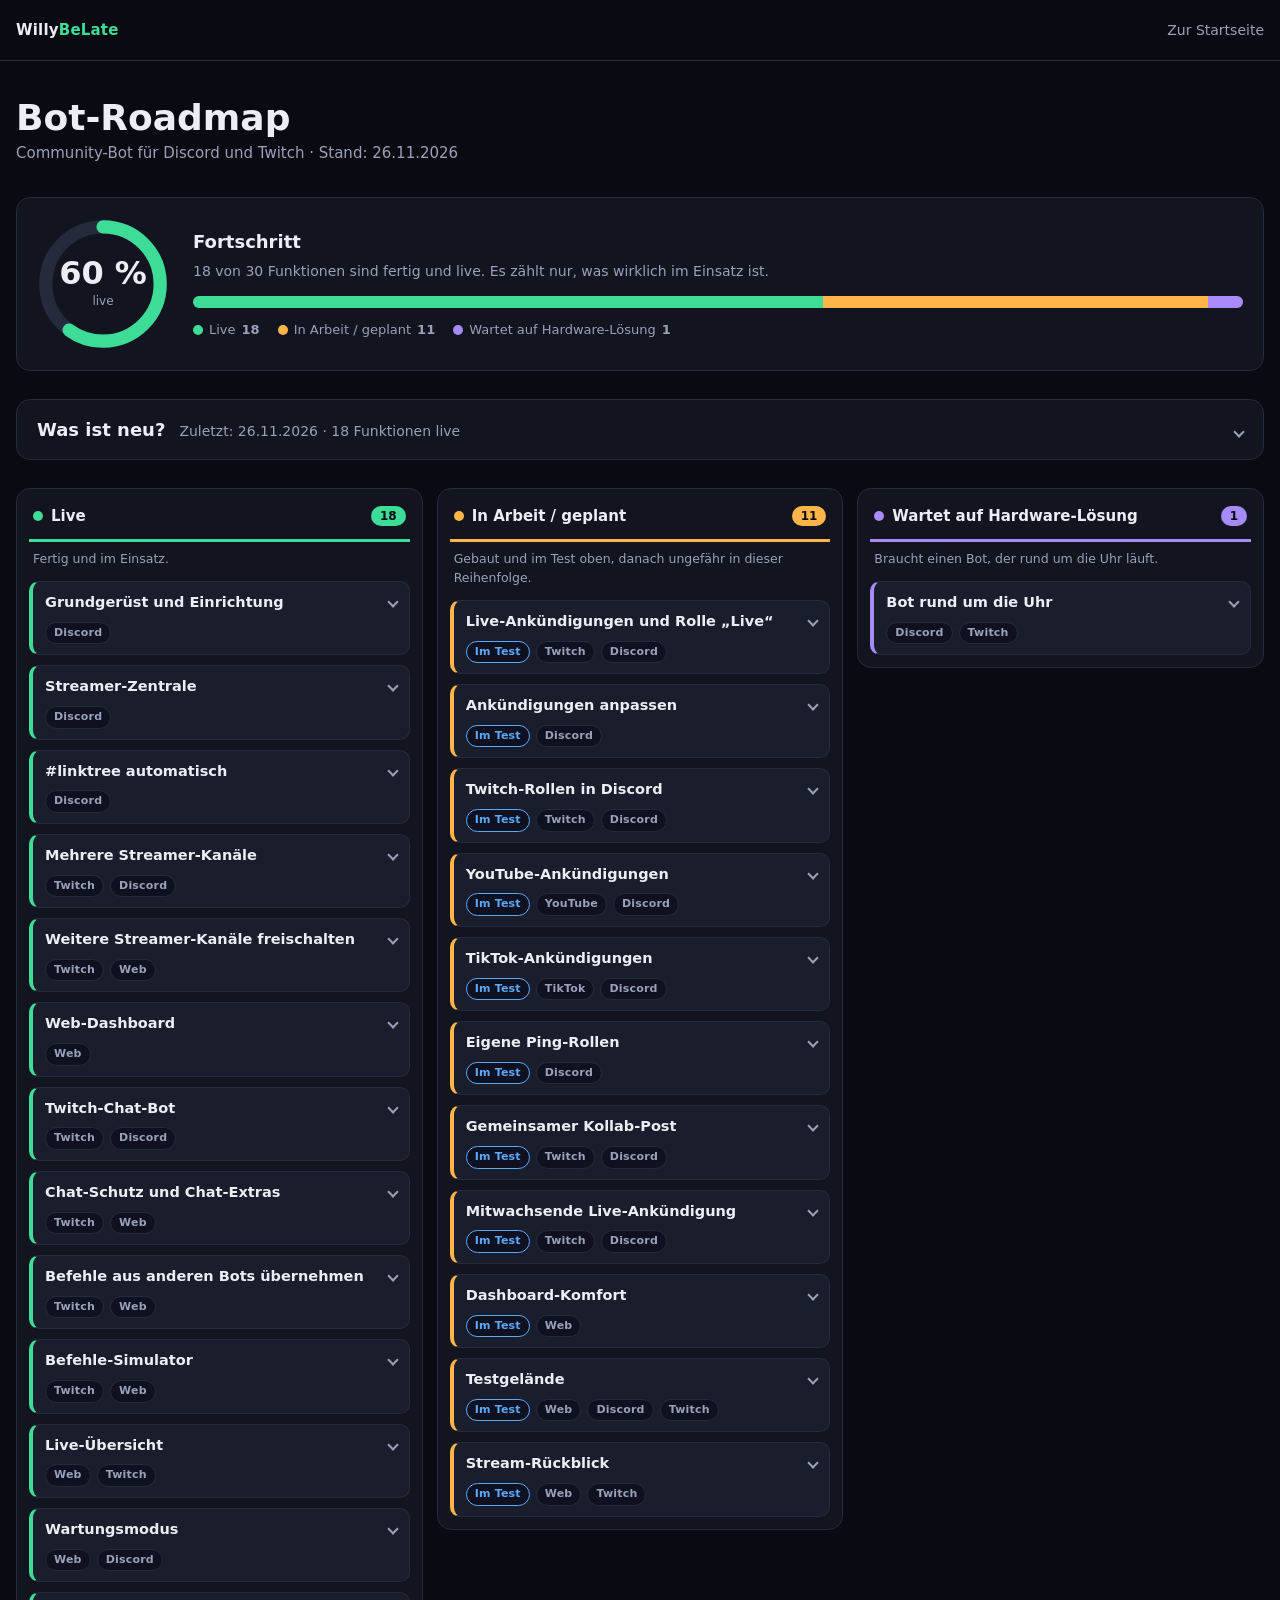
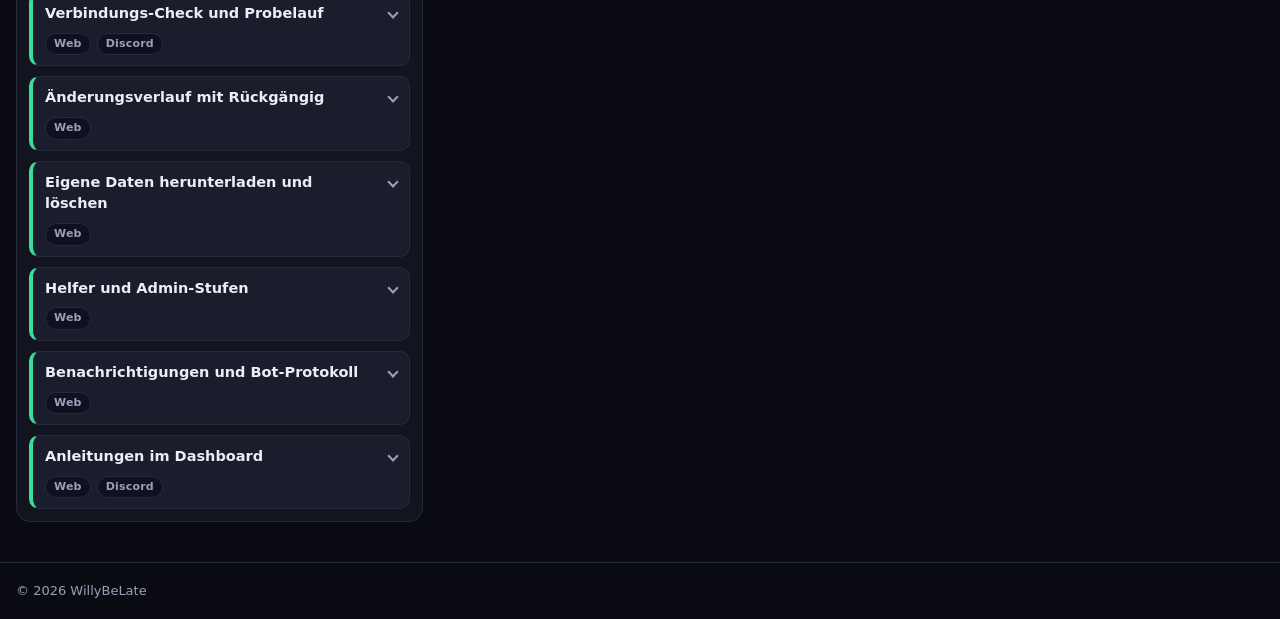
<file: docs/roadmap.html>
<!DOCTYPE html>
<html lang="de">
<head>
  <meta charset="utf-8">
  <meta name="viewport" content="width=device-width, initial-scale=1">
  <title>Bot-Roadmap – WillyBeLate</title>
  <meta name="description" content="Roadmap des Community-Bots für Discord und Twitch: was live ist, was in Arbeit ist und was auf eine Hardware-Lösung wartet.">
  <meta name="robots" content="noindex">
  <meta name="theme-color" content="#0A0B12">
  <link rel="icon" href="/assets/img/favicon.svg" type="image/svg+xml">
  <style>
    :root {
      --bg: #0A0B12;
      --panel: #12141F;
      --card: #1A1D2B;
      --card-hover: #20243A;
      --line: #262A3D;
      --text: #ECEEF6;
      --muted: #9AA0B8;
      --live: #3DDC97;
      --test: #5AA9FF;
      --plan: #FFB547;
      --wait: #A78BFA;
      --radius: 14px;
    }
    * { box-sizing: border-box; }
    html { -webkit-text-size-adjust: 100%; }
    body {
      margin: 0;
      background: var(--bg);
      color: var(--text);
      font: 15px/1.5 system-ui, -apple-system, "Segoe UI", Roboto, "Helvetica Neue", Arial, sans-serif;
    }
    a { color: inherit; }
    .wrap { max-width: 1320px; margin: 0 auto; padding: 0 16px; }

    header.top { border-bottom: 1px solid var(--line); }
    header.top .wrap { display: flex; align-items: center; justify-content: space-between; height: 60px; }
    .brand { font-weight: 800; text-decoration: none; letter-spacing: .2px; }
    .brand span { color: var(--live); }
    header.top nav a { color: var(--muted); text-decoration: none; font-size: 14px; }
    header.top nav a:hover { color: var(--text); }

    .hero { padding: 36px 0 8px; }
    .hero h1 { margin: 0 0 4px; font-size: clamp(26px, 4vw, 36px); line-height: 1.15; }
    .hero p { margin: 0; color: var(--muted); }

    /* Fortschritt */
    .progress {
      margin: 24px 0 28px;
      background: var(--panel);
      border: 1px solid var(--line);
      border-radius: var(--radius);
      padding: 20px;
      display: grid;
      grid-template-columns: auto 1fr;
      gap: 24px;
      align-items: center;
    }
    .ring { width: 132px; height: 132px; position: relative; }
    .ring svg { width: 100%; height: 100%; transform: rotate(-90deg); }
    .ring .bg { stroke: var(--line); }
    .ring .fg { stroke: var(--live); stroke-linecap: round; transition: stroke-dashoffset .6s ease; }
    .ring .val {
      position: absolute; inset: 0; display: grid; place-items: center; text-align: center;
    }
    .ring .val b { font-size: 32px; line-height: 1; display: block; }
    .ring .val small { color: var(--muted); font-size: 12px; }
    .progress h2 { margin: 0 0 6px; font-size: 18px; }
    .progress .note { margin: 0 0 14px; color: var(--muted); font-size: 14px; }
    .bar { display: flex; height: 12px; border-radius: 999px; overflow: hidden; background: var(--line); }
    .bar i { display: block; height: 100%; }
    .legend { display: flex; flex-wrap: wrap; gap: 8px 18px; margin-top: 12px; font-size: 13px; color: var(--muted); }
    .legend span { display: inline-flex; align-items: center; gap: 6px; }
    .dot { width: 10px; height: 10px; border-radius: 50%; display: inline-block; }

    /* Board */
    .board {
      display: grid;
      grid-template-columns: repeat(3, minmax(0, 1fr));
      gap: 14px;
      padding-bottom: 40px;
      align-items: start;
    }
    .col {
      background: var(--panel);
      border: 1px solid var(--line);
      border-radius: var(--radius);
      padding: 12px;
    }
    .col-head {
      display: flex; align-items: center; justify-content: space-between;
      padding: 4px 4px 12px; border-bottom: 3px solid var(--c); margin-bottom: 12px;
    }
    .col-head h3 { margin: 0; font-size: 15px; display: flex; align-items: center; gap: 8px; }
    .col-head .count {
      font-size: 12px; font-weight: 700; color: var(--bg); background: var(--c);
      border-radius: 999px; padding: 1px 9px;
    }
    .col-sub { margin: -4px 4px 12px; font-size: 12.5px; color: var(--muted); }
    .card {
      background: var(--card);
      border: 1px solid var(--line);
      border-left: 4px solid var(--c);
      border-radius: 10px;
      padding: 10px 12px;
      margin-bottom: 10px;
    }
    .card:last-child { margin-bottom: 0; }
    .card:hover, .card[open] { background: var(--card-hover); }
    /* Karten aufklappbar: Titel und Tags sichtbar, Erläuterung erst nach Klick */
    .card summary { list-style: none; cursor: pointer; border-radius: 6px; }
    .card summary::-webkit-details-marker { display: none; }
    .card summary:focus-visible { outline: 2px solid var(--c); outline-offset: 4px; }
    .card-head { display: flex; align-items: flex-start; justify-content: space-between; gap: 10px; }
    .card h4 { margin: 0; font-size: 14.5px; }
    .chev {
      flex: none; width: 8px; height: 8px; margin-top: 6px;
      border-right: 2px solid var(--muted); border-bottom: 2px solid var(--muted);
      transform: rotate(45deg); transition: transform .2s ease;
    }
    .card[open] .chev { transform: rotate(-135deg); margin-top: 9px; }
    .card p { margin: 10px 0 2px; color: var(--muted); font-size: 13.5px; }
    .tags { display: flex; flex-wrap: wrap; gap: 6px; margin-top: 8px; }
    @media (prefers-reduced-motion: reduce) { .chev { transition: none; } }
    .tag {
      font-size: 11px; font-weight: 600; letter-spacing: .2px;
      padding: 2px 8px; border-radius: 999px; background: #0F1120; color: var(--muted); border: 1px solid var(--line);
    }
    .tag-test { color: var(--test); border-color: var(--test); }
    .empty { color: var(--muted); font-size: 13.5px; padding: 10px 4px; font-style: italic; }

    .s-live { --c: var(--live); }
    .s-plan { --c: var(--plan); }
    .s-wait { --c: var(--wait); }

    /* Changelog: ein aufklappbarer Eintrag je Tag, neuester oben */
    .changelog {
      margin: 0 0 28px;
      background: var(--panel);
      border: 1px solid var(--line);
      border-radius: var(--radius);
      padding: 16px 20px;
    }
    .changelog h2 { margin: 0; font-size: 18px; }
    .changelog-head {
      list-style: none; cursor: pointer; display: flex; align-items: center; justify-content: space-between; gap: 12px;
      border-radius: 8px;
    }
    .changelog-head::-webkit-details-marker { display: none; }
    .changelog-head:focus-visible { outline: 2px solid var(--test); outline-offset: 4px; }
    .changelog-titles { display: flex; flex-wrap: wrap; align-items: baseline; gap: 4px 14px; }
    .changelog-latest { color: var(--muted); font-size: 14px; }
    .changelog-box[open] > .changelog-head { margin-bottom: 8px; }
    .changelog-box[open] > .changelog-head > .chev { transform: rotate(-135deg); margin-top: 4px; }
    .changelog .note { margin: 0 0 14px; color: var(--muted); font-size: 14px; }
    .log { border-top: 1px solid var(--line); }
    .log:last-of-type { border-bottom: 1px solid var(--line); }
    .log summary {
      list-style: none; cursor: pointer; display: flex; align-items: center; gap: 12px;
      padding: 12px 4px; border-radius: 6px;
    }
    .log summary::-webkit-details-marker { display: none; }
    .log summary:hover { background: var(--card); }
    .log summary:focus-visible { outline: 2px solid var(--test); outline-offset: 2px; }
    .log-date { font-weight: 700; font-variant-numeric: tabular-nums; min-width: 88px; }
    .log-title { flex: 1; color: var(--muted); font-size: 14px; }
    .log-new {
      font-size: 11px; font-weight: 700; padding: 1px 8px; border-radius: 999px;
      background: var(--test); color: var(--bg);
    }
    .log .chev { margin-top: 0; }
    .log[open] .chev { transform: rotate(-135deg); margin-top: 4px; }
    .log ul { list-style: none; margin: 0; padding: 0 4px 14px; display: grid; gap: 8px; }
    .log li { display: flex; gap: 10px; align-items: baseline; font-size: 14px; }
    .chg {
      flex: none; font-size: 11px; font-weight: 700; padding: 1px 8px; border-radius: 999px;
      border: 1px solid currentColor; min-width: 92px; text-align: center;
    }
    .chg-test { color: var(--test); }
    .chg-neu { color: var(--plan); }
    .chg-live { color: var(--live); }
    .chg-wait { color: var(--wait); }
    .chg-info { color: var(--muted); }
    @media (max-width: 640px) {
      .log-date { min-width: 0; }
      .log li { flex-direction: column; gap: 4px; }
      .chg { min-width: 0; }
    }

    footer.bottom { border-top: 1px solid var(--line); color: var(--muted); font-size: 13px; }
    footer.bottom .wrap { display: flex; flex-wrap: wrap; gap: 8px 18px; justify-content: space-between; padding-top: 18px; padding-bottom: 18px; }
    footer.bottom nav { display: flex; gap: 16px; }
    footer.bottom a { text-decoration: none; }
    footer.bottom a:hover { color: var(--text); }

    @media (max-width: 900px) { .board { grid-template-columns: 1fr; } }
    @media (max-width: 640px) {
      .board { grid-template-columns: 1fr; }
      .progress { grid-template-columns: 1fr; justify-items: center; text-align: center; }
      .legend { justify-content: center; }
    }
  </style>
</head>
<body>
  <header class="top">
    <div class="wrap">
      <a class="brand" href="/">Willy<span>BeLate</span></a>
      <nav><a href="/">Zur Startseite</a></nav>
    </div>
  </header>

  <main class="wrap">
    <section class="hero">
      <h1>Bot-Roadmap</h1>
      <p>Community-Bot für Discord und Twitch · Stand: <span id="stand">26.11.2026</span></p>
    </section>

    <section class="progress" aria-label="Fortschritt">
      <div class="ring">
        <svg viewBox="0 0 120 120" aria-hidden="true">
          <circle class="bg" cx="60" cy="60" r="52" fill="none" stroke-width="12"></circle>
          <circle class="fg" id="ring" cx="60" cy="60" r="52" fill="none" stroke-width="12"
                  stroke-dasharray="326.73" stroke-dashoffset="326.73"></circle>
        </svg>
        <div class="val"><div><b id="pct">0 %</b><small>live</small></div></div>
      </div>
      <div>
        <h2>Fortschritt</h2>
        <p class="note" id="pct-note">0 von 17 Funktionen sind fertig und live. Es zählt nur, was wirklich im Einsatz ist.</p>
        <div class="bar" id="bar" role="img" aria-label="Verteilung nach Status"></div>
        <div class="legend">
          <span><i class="dot" style="background:var(--live)"></i>Live <b id="n-live">0</b></span>
          <span><i class="dot" style="background:var(--plan)"></i>In Arbeit / geplant <b id="n-plan">13</b></span>
          <span><i class="dot" style="background:var(--wait)"></i>Wartet auf Hardware-Lösung <b id="n-wait">4</b></span>
        </div>
      </div>
    </section>

    <!-- CHANGELOG: ganzer Bereich einklappbar (details.changelog-box, standardmäßig zu); neuester Tag oben, direkt unter <p class="note">. Bei jeder Änderung der Karten einen Eintrag ergänzen (oder den des Tages erweitern)
         und „Neueste“ nur am obersten Eintrag lassen. Arten: chg-test (Im Test), chg-neu (Neu), chg-live (Live),
         chg-wait (Wartet), chg-info (Geändert/Zusammengefasst/Seite). -->
    <section class="changelog" aria-label="Was ist neu?">
      <details class="changelog-box">
      <summary class="changelog-head">
        <span class="changelog-titles">
          <h2>Was ist neu?</h2>
          <span class="changelog-latest" id="log-latest"></span>
        </span>
        <span class="chev" aria-hidden="true"></span>
      </summary>
      <p class="note">Die Roadmap wird regelmäßig aktualisiert, in der Regel einmal am Tag. Hier steht, was sich an welchem Tag geändert hat – zum Aufklappen.</p>
      <details class="log">
        <summary><span class="log-date">26.11.2026</span><span class="log-title">18 Funktionen live</span><span class="log-new">Neueste</span><span class="chev" aria-hidden="true"></span></summary>
        <ul>
          <li><span class="chg chg-live">Live</span><span>Grundgerüst und Einrichtung</span></li>
          <li><span class="chg chg-live">Live</span><span>Streamer-Zentrale</span></li>
          <li><span class="chg chg-live">Live</span><span>#linktree automatisch</span></li>
          <li><span class="chg chg-live">Live</span><span>Mehrere Streamer-Kanäle</span></li>
          <li><span class="chg chg-live">Live</span><span>Weitere Streamer-Kanäle freischalten</span></li>
          <li><span class="chg chg-live">Live</span><span>Web-Dashboard</span></li>
          <li><span class="chg chg-live">Live</span><span>Twitch-Chat-Bot</span></li>
          <li><span class="chg chg-live">Live</span><span>Chat-Schutz und Chat-Extras</span></li>
          <li><span class="chg chg-live">Live</span><span>Befehle aus anderen Bots übernehmen</span></li>
          <li><span class="chg chg-live">Live</span><span>Befehle-Simulator</span></li>
          <li><span class="chg chg-live">Live</span><span>Live-Übersicht</span></li>
          <li><span class="chg chg-live">Live</span><span>Wartungsmodus</span></li>
          <li><span class="chg chg-live">Live</span><span>Verbindungs-Check und Probelauf</span></li>
          <li><span class="chg chg-live">Live</span><span>Änderungsverlauf mit Rückgängig</span></li>
          <li><span class="chg chg-live">Live</span><span>Eigene Daten herunterladen und löschen</span></li>
          <li><span class="chg chg-live">Live</span><span>Helfer und Admin-Stufen</span></li>
          <li><span class="chg chg-live">Live</span><span>Benachrichtigungen und Bot-Protokoll</span></li>
          <li><span class="chg chg-live">Live</span><span>Anleitungen im Dashboard</span></li>
          <li><span class="chg chg-test">Im Test</span><span>Mitwachsende Live-Ankündigung</span></li>
          <li><span class="chg chg-test">Im Test</span><span>Dashboard-Komfort</span></li>
          <li><span class="chg chg-test">Im Test</span><span>Stream-Rückblick</span></li>
          <li><span class="chg chg-neu">Neu</span><span>Testgelände (gleich im Test)</span></li>
          <li><span class="chg chg-info">Seite</span><span>„Live“ heißt jetzt: gebaut und von Willy geprüft. In „Wartet auf Hardware-Lösung“ steht nur noch der Dauerbetrieb des Bots.</span></li>
        </ul>
      </details>
      <details class="log">
        <summary><span class="log-date">25.11.2026</span><span class="log-title">4 neue Karten fürs Dashboard</span><span class="chev" aria-hidden="true"></span></summary>
        <ul>
          <li><span class="chg chg-neu">Neu</span><span>Anleitungen im Dashboard</span></li>
          <li><span class="chg chg-neu">Neu</span><span>Helfer und Admin-Stufen</span></li>
          <li><span class="chg chg-neu">Neu</span><span>Befehle-Simulator</span></li>
          <li><span class="chg chg-neu">Neu</span><span>Benachrichtigungen und Bot-Protokoll</span></li>
          <li><span class="chg chg-info">Geändert</span><span>Dashboard-Komfort: dazu kommen „?“-Erklärungen an jeder Einstellung, Schutz vor verlorenen Änderungen und „Neu im Dashboard“</span></li>
        </ul>
      </details>
      <details class="log">
        <summary><span class="log-date">23.11.2026</span><span class="log-title">9 Funktionen neu im Test</span><span class="chev" aria-hidden="true"></span></summary>
        <ul>
          <li><span class="chg chg-test">Im Test</span><span>Web-Dashboard</span></li>
          <li><span class="chg chg-test">Im Test</span><span>Verbindungs-Check und Probelauf</span></li>
          <li><span class="chg chg-test">Im Test</span><span>Chat-Schutz und Chat-Extras</span></li>
          <li><span class="chg chg-test">Im Test</span><span>Eigene Ping-Rollen</span></li>
          <li><span class="chg chg-test">Im Test</span><span>Eigene Daten herunterladen und löschen</span></li>
          <li><span class="chg chg-test">Im Test</span><span>Gemeinsamer Kollab-Post (bisher Teil von „Schlauere Ankündigungen“)</span></li>
          <li><span class="chg chg-test">Im Test</span><span>Wartungsmodus, Änderungsverlauf mit Rückgängig und Befehle aus anderen Bots übernehmen (bisher Teil von „Dashboard-Komfort“)</span></li>
          <li><span class="chg chg-info">Aufgeteilt</span><span>„Schlauere Ankündigungen“ heißt jetzt „Mitwachsende Live-Ankündigung“ (noch geplant); in „Dashboard-Komfort“ bleiben Suche, Einstellungen kopieren, Raid-Liste und Handy-Schnellleiste</span></li>
          <li><span class="chg chg-info">Seite</span><span>Neuer Bereich „Was ist neu?“ mit diesem Changelog</span></li>
        </ul>
      </details>
      <details class="log">
        <summary><span class="log-date">20.11.2026</span><span class="log-title">TikTok im Test, 6 neue Karten</span><span class="chev" aria-hidden="true"></span></summary>
        <ul>
          <li><span class="chg chg-test">Im Test</span><span>TikTok-Ankündigungen</span></li>
          <li><span class="chg chg-neu">Neu</span><span>Verbindungs-Check und Probelauf</span></li>
          <li><span class="chg chg-neu">Neu</span><span>Chat-Schutz und Chat-Extras</span></li>
          <li><span class="chg chg-neu">Neu</span><span>Eigene Ping-Rollen</span></li>
          <li><span class="chg chg-neu">Neu</span><span>Eigene Daten herunterladen und löschen</span></li>
          <li><span class="chg chg-neu">Neu</span><span>Schlauere Ankündigungen</span></li>
          <li><span class="chg chg-neu">Neu</span><span>Dashboard-Komfort</span></li>
          <li><span class="chg chg-info">Geändert</span><span>Web-Dashboard wird der Hauptort für alle Streamer-Einstellungen, Discord bleibt Kurzversion</span></li>
        </ul>
      </details>
      <details class="log">
        <summary><span class="log-date">18.11.2026</span><span class="log-title">Fast alles im Test, Chat-Karten zusammengefasst</span><span class="chev" aria-hidden="true"></span></summary>
        <ul>
          <li><span class="chg chg-test">Im Test</span><span>#linktree automatisch, Mehrere Streamer-Kanäle, Live-Ankündigungen und Rolle „Live“, Ankündigungen anpassen, Twitch-Rollen in Discord, YouTube-Ankündigungen</span></li>
          <li><span class="chg chg-info">Zusammengefasst</span><span>Chat-Befehle, Timer, Shoutouts, Clips per Befehl und Giveaways sind jetzt eine Karte: „Twitch-Chat-Bot“ (im Test)</span></li>
          <li><span class="chg chg-neu">Neu</span><span>TikTok-Ankündigungen – für alle Streamer</span></li>
          <li><span class="chg chg-info">Verschoben</span><span>Web-Dashboard von „Wartet auf Hardware-Lösung“ nach „In Arbeit / geplant“</span></li>
          <li><span class="chg chg-wait">Wartet</span><span>Neu: Bot rund um die Uhr (Voraussetzung für die lila Spalte)</span></li>
        </ul>
      </details>
      <details class="log">
        <summary><span class="log-date">17.11.2026</span><span class="log-title">Roadmap gestartet</span><span class="chev" aria-hidden="true"></span></summary>
        <ul>
          <li><span class="chg chg-info">Seite</span><span>Roadmap online mit 17 Funktionen; Grundgerüst und Einrichtung sowie Streamer-Zentrale im Test</span></li>
          <li><span class="chg chg-info">Seite</span><span>Karten aufklappbar: Erläuterung erst nach Klick</span></li>
        </ul>
      </details>
      </details>
    </section>

    <section class="board">
      <!-- LIVE -->
      <div class="col s-live" data-col="live">
        <div class="col-head"><h3><i class="dot" style="background:var(--live)"></i>Live</h3><span class="count">0</span></div>
        <p class="col-sub">Fertig und im Einsatz.</p>

        <details class="card s-live" data-status="live">
          <summary><span class="card-head"><h4>Grundgerüst und Einrichtung</h4><span class="chev" aria-hidden="true"></span></span><div class="tags"><span class="tag">Discord</span></div></summary>
          <p>Bot läuft; Admins richten Kanäle und Rollen per <code>/einrichten</code> ein.</p>
        </details>
        <details class="card s-live" data-status="live">
          <summary><span class="card-head"><h4>Streamer-Zentrale</h4><span class="chev" aria-hidden="true"></span></span><div class="tags"><span class="tag">Discord</span></div></summary>
          <p>Alle mit der Rolle „Streamer“ erscheinen automatisch. Eigene Social-Links eintragen, Ankündigungen und #linktree selbst an- oder ausschalten. Jeder ändert nur seine eigenen Daten.</p>
        </details>
        <details class="card s-live" data-status="live">
          <summary><span class="card-head"><h4>#linktree automatisch</h4><span class="chev" aria-hidden="true"></span></span><div class="tags"><span class="tag">Discord</span></div></summary>
          <p>Eine gepflegte „Social Links“-Nachricht pro Streamer.</p>
        </details>
        <details class="card s-live" data-status="live">
          <summary><span class="card-head"><h4>Mehrere Streamer-Kanäle</h4><span class="chev" aria-hidden="true"></span></span><div class="tags"><span class="tag">Twitch</span><span class="tag">Discord</span></div></summary>
          <p>Alles ist pro Twitch-Kanal getrennt; jeder Streamer verbindet seinen Kanal selbst und verwaltet nur seine eigenen Einstellungen.</p>
        </details>
        <details class="card s-live" data-status="live">
          <summary><span class="card-head"><h4>Weitere Streamer-Kanäle freischalten</h4><span class="chev" aria-hidden="true"></span></span><div class="tags"><span class="tag">Twitch</span><span class="tag">Web</span></div></summary>
          <p>Admins schalten den Chat-Bot für die Kanäle weiterer Streamer frei – läuft bereits bei einem zweiten Streamer.</p>
        </details>
        <details class="card s-live" data-status="live">
          <summary><span class="card-head"><h4>Web-Dashboard</h4><span class="chev" aria-hidden="true"></span></span><div class="tags"><span class="tag">Web</span></div></summary>
          <p>Login mit Twitch, eigene Einstellungen bequem im Browser, Live-Übersicht. Das Dashboard wird der Hauptort für alle Streamer-Einstellungen (Links, #linktree, Ankündigungen, Konten verbinden); in Discord bleibt eine Kurzversion. Ist gebaut und wird zuerst intern getestet; für alle Streamer offen, sobald der Bot rund um die Uhr läuft.</p>
        </details>
        <details class="card s-live" data-status="live">
          <summary><span class="card-head"><h4>Twitch-Chat-Bot</h4><span class="chev" aria-hidden="true"></span></span><div class="tags"><span class="tag">Twitch</span><span class="tag">Discord</span></div></summary>
          <p>Ein Bot für den Twitch-Chat, je Kanal einstellbar, anfangs alles aus. <strong>Befehle:</strong> fertige Standard-Befehle und eigene, z.&nbsp;B. <code>!socials</code>, <code>!uptime</code>, <code>!lurk</code>, Zitate und Zähler, <code>!so</code> (offizieller Twitch-Shoutout mit eigenem Text) und <code>!clip</code> (erstellt einen Clip und postet den Link). <strong>Timer:</strong> regelmäßige Hinweise im Chat, nur wenn live und genug los ist. <strong>Giveaways:</strong> Start, Teilnahme per Stichwort, fair gezogene Gewinner – im Chat und in Discord.</p>
        </details>
        <details class="card s-live" data-status="live">
          <summary><span class="card-head"><h4>Chat-Schutz und Chat-Extras</h4><span class="chev" aria-hidden="true"></span></span><div class="tags"><span class="tag">Twitch</span><span class="tag">Web</span></div></summary>
          <p>Erweiterungen für den Twitch-Chat-Bot, je Kanal einstellbar: Schutz vor Links, Spam und verbotenen Begriffen (mit Testmodus), Zufallswerte und Zähler in Befehlen, Befehle nur live oder nur offline, kleine Chat-Spiele ohne Einsätze und eine gemeinsame Befehle-Bibliothek der Pixelbude.</p>
        </details>
        <details class="card s-live" data-status="live">
          <summary><span class="card-head"><h4>Befehle aus anderen Bots übernehmen</h4><span class="chev" aria-hidden="true"></span></span><div class="tags"><span class="tag">Twitch</span><span class="tag">Web</span></div></summary>
          <p>Befehle und Timer aus Nightbot, StreamElements oder Moobot einfügen, Vorschau ansehen und auswählen. Platzhalter werden übersetzt, alles kommt erst einmal ausgeschaltet an.</p>
        </details>
        <details class="card s-live" data-status="live">
          <summary><span class="card-head"><h4>Befehle-Simulator</h4><span class="chev" aria-hidden="true"></span></span><div class="tags"><span class="tag">Twitch</span><span class="tag">Web</span></div></summary>
          <p>Einen Befehl im Dashboard eintippen und sofort sehen, was der Bot antworten würde – oder warum er gerade nicht antwortet. Nichts davon landet im echten Chat.</p>
        </details>
        <details class="card s-live" data-status="live">
          <summary><span class="card-head"><h4>Live-Übersicht</h4><span class="chev" aria-hidden="true"></span></span><div class="tags"><span class="tag">Web</span><span class="tag">Twitch</span></div></summary>
          <p>Wer aus der Pixelbude gerade live ist – mit Vorschaubild, Spiel, Zuschauern und Laufzeit, sonst seit wann offline. Im Dashboard für alle sichtbar, ein Klick führt zum Twitch-Kanal.</p>
        </details>
        <details class="card s-live" data-status="live">
          <summary><span class="card-head"><h4>Wartungsmodus</h4><span class="chev" aria-hidden="true"></span></span><div class="tags"><span class="tag">Web</span><span class="tag">Discord</span></div></summary>
          <p>Ankündigungen, Chat-Befehle, Timer und Chat-Schutz auf Knopfdruck pausieren – für den eigenen Kanal oder (Admins) für alle, auf Wunsch mit Endzeit und Grund. Danach wird nichts nachgeholt, es gibt also keine Flut.</p>
        </details>
        <details class="card s-live" data-status="live">
          <summary><span class="card-head"><h4>Verbindungs-Check und Probelauf</h4><span class="chev" aria-hidden="true"></span></span><div class="tags"><span class="tag">Web</span><span class="tag">Discord</span></div></summary>
          <p>Eine Ampel zeigt jedem Streamer, ob alles richtig verbunden ist – mit kurzem Hinweis, was zu tun ist. Dazu ein Probe-Live, das eine Live-Ankündigung gefahrlos in einem Testkanal durchspielt.</p>
        </details>
        <details class="card s-live" data-status="live">
          <summary><span class="card-head"><h4>Änderungsverlauf mit Rückgängig</h4><span class="chev" aria-hidden="true"></span></span><div class="tags"><span class="tag">Web</span></div></summary>
          <p>Jede Änderung an Einstellungen, egal ob im Dashboard oder in Discord, steht im Verlauf: wer, wann, vorher und nachher. Einzelne Änderungen lassen sich mit einem Klick zurücksetzen.</p>
        </details>
        <details class="card s-live" data-status="live">
          <summary><span class="card-head"><h4>Eigene Daten herunterladen und löschen</h4><span class="chev" aria-hidden="true"></span></span><div class="tags"><span class="tag">Web</span></div></summary>
          <p>Jeder Streamer kann alle seine Daten herunterladen oder komplett löschen lassen.</p>
        </details>
        <details class="card s-live" data-status="live">
          <summary><span class="card-head"><h4>Helfer und Admin-Stufen</h4><span class="chev" aria-hidden="true"></span></span><div class="tags"><span class="tag">Web</span></div></summary>
          <p>Neben Admins gibt es Helfer, die mehr sehen, aber nur wenig ändern dürfen. Admins können das Dashboard außerdem so ansehen, wie es ein bestimmter Streamer sieht – nur zum Anschauen.</p>
        </details>
        <details class="card s-live" data-status="live">
          <summary><span class="card-head"><h4>Benachrichtigungen und Bot-Protokoll</h4><span class="chev" aria-hidden="true"></span></span><div class="tags"><span class="tag">Web</span></div></summary>
          <p>Eine Glocke sammelt alle Meldungen an einem Ort, z.&nbsp;B. eine abgelaufene Verbindung oder einen Kollab-Vorschlag. Dazu eine laufende Liste, was der Bot gerade macht – je Kanal, nur für den eigenen.</p>
        </details>
        <details class="card s-live" data-status="live">
          <summary><span class="card-head"><h4>Anleitungen im Dashboard</h4><span class="chev" aria-hidden="true"></span></span><div class="tags"><span class="tag">Web</span><span class="tag">Discord</span></div></summary>
          <p>Schritt-für-Schritt-Hilfe zum Abhaken: für Streamer, wie sie den Bot in ihrem Kanal einrichten und ihre Konten verbinden; für Zuschauer, wie sie Twitch und Discord einmal verknüpfen – das gilt dann für alle Kanäle der Pixelbude. Mit fertigen Texten zum Weitergeben.</p>
        </details>
      </div>

      <!-- GEPLANT -->
      <div class="col s-plan" data-col="plan">
        <div class="col-head"><h3><i class="dot" style="background:var(--plan)"></i>In Arbeit / geplant</h3><span class="count">9</span></div>
        <p class="col-sub">Gebaut und im Test oben, danach ungefähr in dieser Reihenfolge.</p>

        <details class="card s-plan" data-status="plan">
          <summary><span class="card-head"><h4>Live-Ankündigungen und Rolle „Live“</h4><span class="chev" aria-hidden="true"></span></span><div class="tags"><span class="tag tag-test">Im Test</span><span class="tag">Twitch</span><span class="tag">Discord</span></div></summary>
          <p>Ankündigung beim Stream-Start, Rolle „Live“ solange gestreamt wird.</p>
        </details>
        <details class="card s-plan" data-status="plan">
          <summary><span class="card-head"><h4>Ankündigungen anpassen</h4><span class="chev" aria-hidden="true"></span></span><div class="tags"><span class="tag tag-test">Im Test</span><span class="tag">Discord</span></div></summary>
          <p>Eigene Texte, eigene Ping-Rolle, Vorschau.</p>
        </details>
        <details class="card s-plan" data-status="plan">
          <summary><span class="card-head"><h4>Twitch-Rollen in Discord</h4><span class="chev" aria-hidden="true"></span></span><div class="tags"><span class="tag tag-test">Im Test</span><span class="tag">Twitch</span><span class="tag">Discord</span></div></summary>
          <p>VIPs und Mods bekommen passende Discord-Rollen (Verknüpfung per Code im Twitch-Chat).</p>
        </details>
        <details class="card s-plan" data-status="plan">
          <summary><span class="card-head"><h4>YouTube-Ankündigungen</h4><span class="chev" aria-hidden="true"></span></span><div class="tags"><span class="tag tag-test">Im Test</span><span class="tag">YouTube</span><span class="tag">Discord</span></div></summary>
          <p>Neue Videos und Shorts automatisch ankündigen.</p>
        </details>
        <details class="card s-plan" data-status="plan">
          <summary><span class="card-head"><h4>TikTok-Ankündigungen</h4><span class="chev" aria-hidden="true"></span></span><div class="tags"><span class="tag tag-test">Im Test</span><span class="tag">TikTok</span><span class="tag">Discord</span></div></summary>
          <p>Jeder Streamer verbindet seinen TikTok-Account einmal, neue Videos werden automatisch angekündigt.</p>
        </details>
        <details class="card s-plan" data-status="plan">
          <summary><span class="card-head"><h4>Eigene Ping-Rollen</h4><span class="chev" aria-hidden="true"></span></span><div class="tags"><span class="tag tag-test">Im Test</span><span class="tag">Discord</span></div></summary>
          <p>Zuschauer wählen per Knopf selbst, bei welchen Streamern sie gepingt werden wollen.</p>
        </details>
        <details class="card s-plan" data-status="plan">
          <summary><span class="card-head"><h4>Gemeinsamer Kollab-Post</h4><span class="chev" aria-hidden="true"></span></span><div class="tags"><span class="tag tag-test">Im Test</span><span class="tag">Twitch</span><span class="tag">Discord</span></div></summary>
          <p>Streamen mehrere aus der Pixelbude zusammen (gleiches Spiel und gemeinsamer Chat, Erwähnung im Titel oder ein vereinbartes Stichwort), schlägt der Bot einen gemeinsamen Post vor. Gepostet wird nur, wenn alle zustimmen – die Zustimmung läuft über das Dashboard. Je Streamer einstellbar, anfangs aus.</p>
        </details>
        <details class="card s-plan" data-status="plan">
          <summary><span class="card-head"><h4>Mitwachsende Live-Ankündigung</h4><span class="chev" aria-hidden="true"></span></span><div class="tags"><span class="tag tag-test">Im Test</span><span class="tag">Twitch</span><span class="tag">Discord</span></div></summary>
          <p>Die Live-Ankündigung wächst mit: Titel- oder Spielwechsel werden nachgetragen, nach dem Stream wird daraus „war live“ mit Dauer und Link zum VOD.</p>
        </details>
        <details class="card s-plan" data-status="plan">
          <summary><span class="card-head"><h4>Dashboard-Komfort</h4><span class="chev" aria-hidden="true"></span></span><div class="tags"><span class="tag tag-test">Im Test</span><span class="tag">Web</span></div></summary>
          <p>Suche im Dashboard, Einstellungen mit Freigabe von anderen Kanälen kopieren, Liste der letzten Raids mit Shoutout-Knopf und eine Handy-Schnellleiste. Dazu kurze „?“-Erklärungen an jeder Einstellung, ein Schutz vor verlorenen Änderungen und ein Kasten „Neu im Dashboard“.</p>
        </details>
        <details class="card s-plan" data-status="plan">
          <summary><span class="card-head"><h4>Testgelände</h4><span class="chev" aria-hidden="true"></span></span><div class="tags"><span class="tag tag-test">Im Test</span><span class="tag">Web</span><span class="tag">Discord</span><span class="tag">Twitch</span></div></summary>
          <p>Alles gefahrlos ausprobieren: so tun, als wäre man live, Test-Ankündigungen nur im Testkanal, Chat-Befehle in einem nachgebauten Chat und ein ganzer Stream im Zeitraffer – nichts davon ist öffentlich.</p>
        </details>
        <details class="card s-plan" data-status="plan">
          <summary><span class="card-head"><h4>Stream-Rückblick</h4><span class="chev" aria-hidden="true"></span></span><div class="tags"><span class="tag tag-test">Im Test</span><span class="tag">Web</span><span class="tag">Twitch</span></div></summary>
          <p>Nach jedem Stream die Twitch-Zahlen plus Extras: Chat-Höhepunkte, Stammgäste, Befehle, Clips. Erste Stufe gebaut, ganz rund erst mit Dauerbetrieb.</p>
        </details>
      </div>

      <!-- WARTET -->
      <div class="col s-wait" data-col="wait">
        <div class="col-head"><h3><i class="dot" style="background:var(--wait)"></i>Wartet auf Hardware-Lösung</h3><span class="count">5</span></div>
        <p class="col-sub">Braucht einen Bot, der rund um die Uhr läuft.</p>

        <details class="card s-wait" data-status="wait">
          <summary><span class="card-head"><h4>Bot rund um die Uhr</h4><span class="chev" aria-hidden="true"></span></span><div class="tags"><span class="tag">Discord</span><span class="tag">Twitch</span></div></summary>
          <p>Umzug auf ein eigenes Gerät. Bis dahin läuft der Bot nur, solange der PC von Willy an ist.</p>
        </details>
      </div>
    </section>
  </main>

  <footer class="bottom">
    <div class="wrap">
      <span>&copy; <span id="year">2026</span> WillyBeLate</span>
    </div>
  </footer>

  <script>
    // Zählt die Karten je Status und berechnet den Fortschritt.
    // Zum Pflegen nur Karten verschieben bzw. data-status ändern (live | plan | wait).
    // Kartenaufbau: <details class="card s-…" data-status="…"><summary>Titel + Tags</summary><p>Erläuterung</p></details>
    (function () {
      var order = ["live", "plan", "wait"];
      var colors = { live: "var(--live)", plan: "var(--plan)", wait: "var(--wait)" };
      var n = {}, total = 0;
      order.forEach(function (s) {
        n[s] = document.querySelectorAll('.card[data-status="' + s + '"]').length;
        total += n[s];
        var el = document.getElementById("n-" + s); if (el) el.textContent = n[s];
        var col = document.querySelector('.col[data-col="' + s + '"] .count'); if (col) col.textContent = n[s];
      });
      var pct = total ? Math.round(n.live / total * 100) : 0;
      document.getElementById("pct").textContent = pct + " %";
      document.getElementById("pct-note").textContent =
        n.live + " von " + total + " Funktionen sind fertig und live. Es zählt nur, was wirklich im Einsatz ist.";
      var C = 2 * Math.PI * 52;
      document.getElementById("ring").style.strokeDashoffset = (C * (1 - pct / 100)).toFixed(2);
      var bar = document.getElementById("bar");
      order.forEach(function (s) {
        if (!n[s]) return;
        var i = document.createElement("i");
        i.style.width = (n[s] / total * 100) + "%";
        i.style.background = colors[s];
        i.title = s;
        bar.appendChild(i);
      });
      // Changelog zugeklappt: neuesten Eintrag in der Kopfzeile anzeigen.
      var first = document.querySelector(".log .log-date"), latest = document.getElementById("log-latest");
      if (first && latest) {
        var t = first.parentNode.querySelector(".log-title");
        latest.textContent = "Zuletzt: " + first.textContent + (t ? " · " + t.textContent : "");
      }
      var y = document.getElementById("year"); if (y) y.textContent = new Date().getFullYear();
    })();
  </script>
</body>
</html>
</file>
